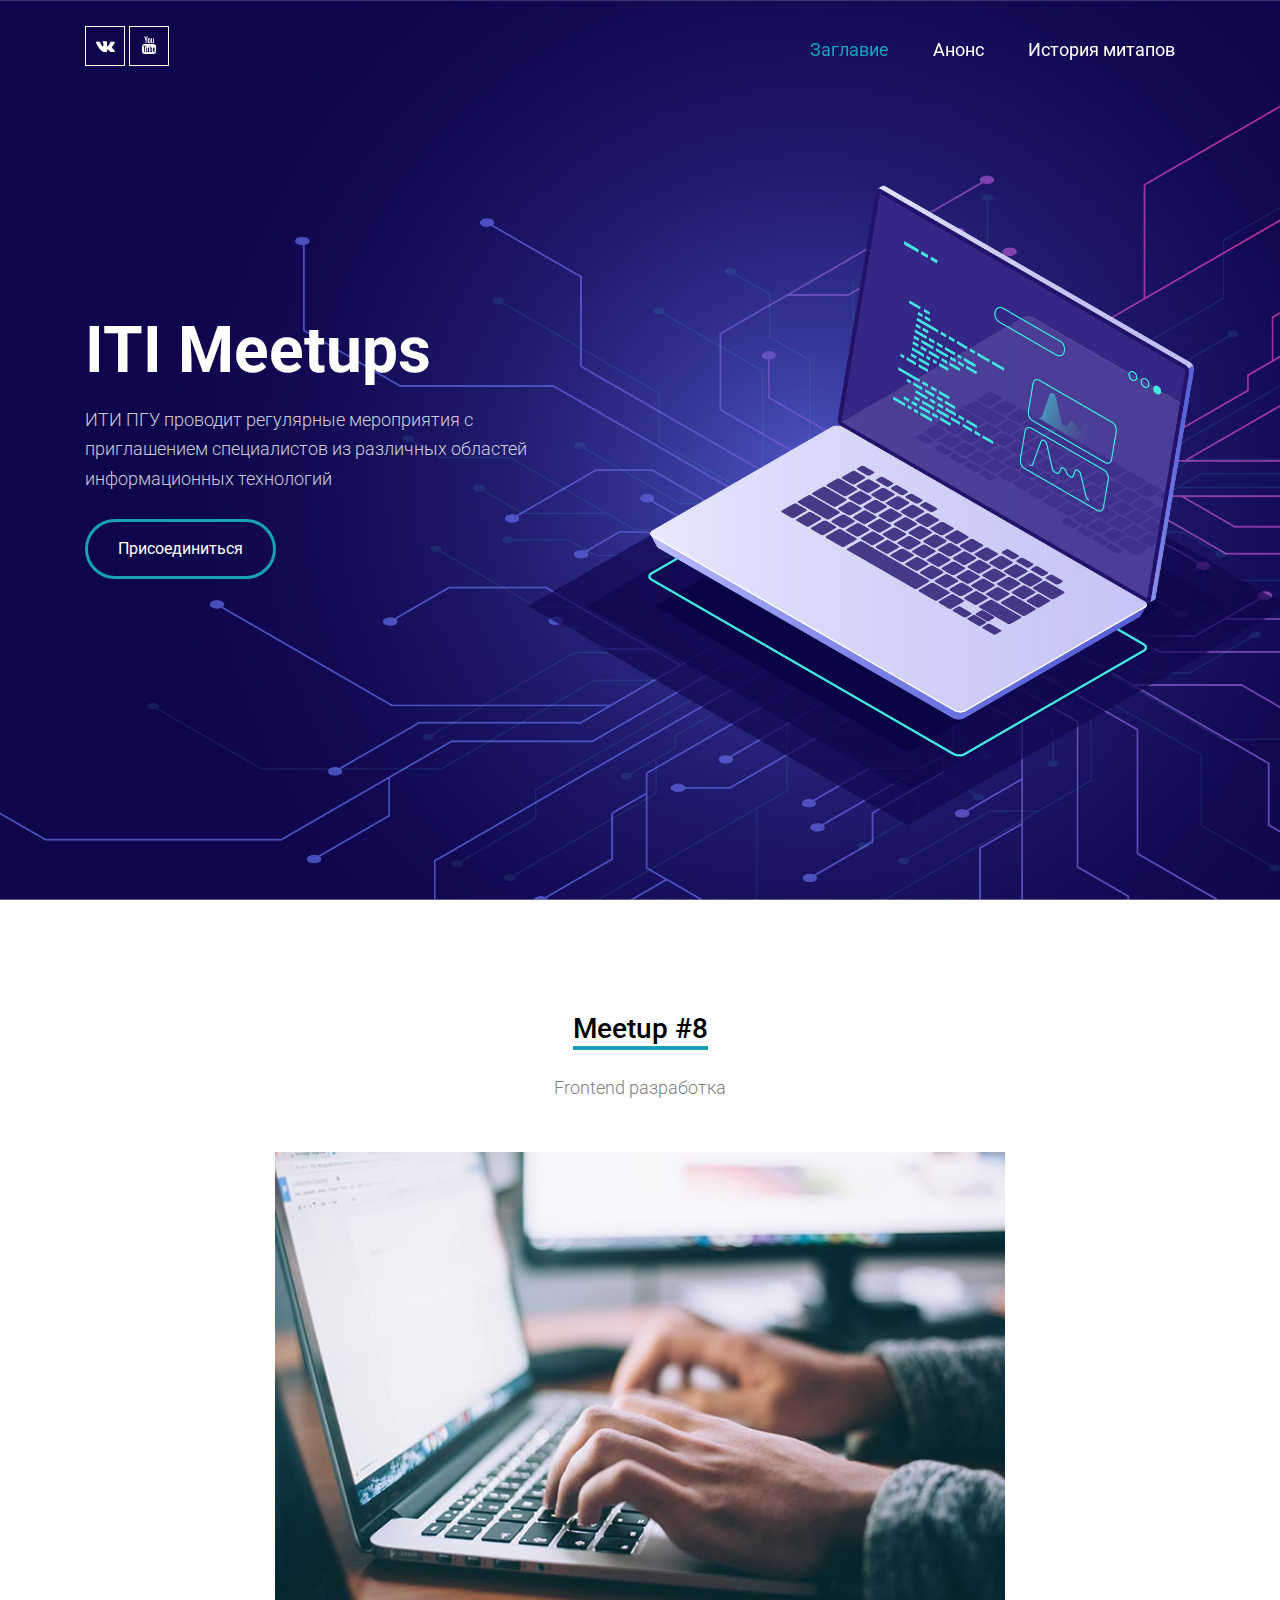
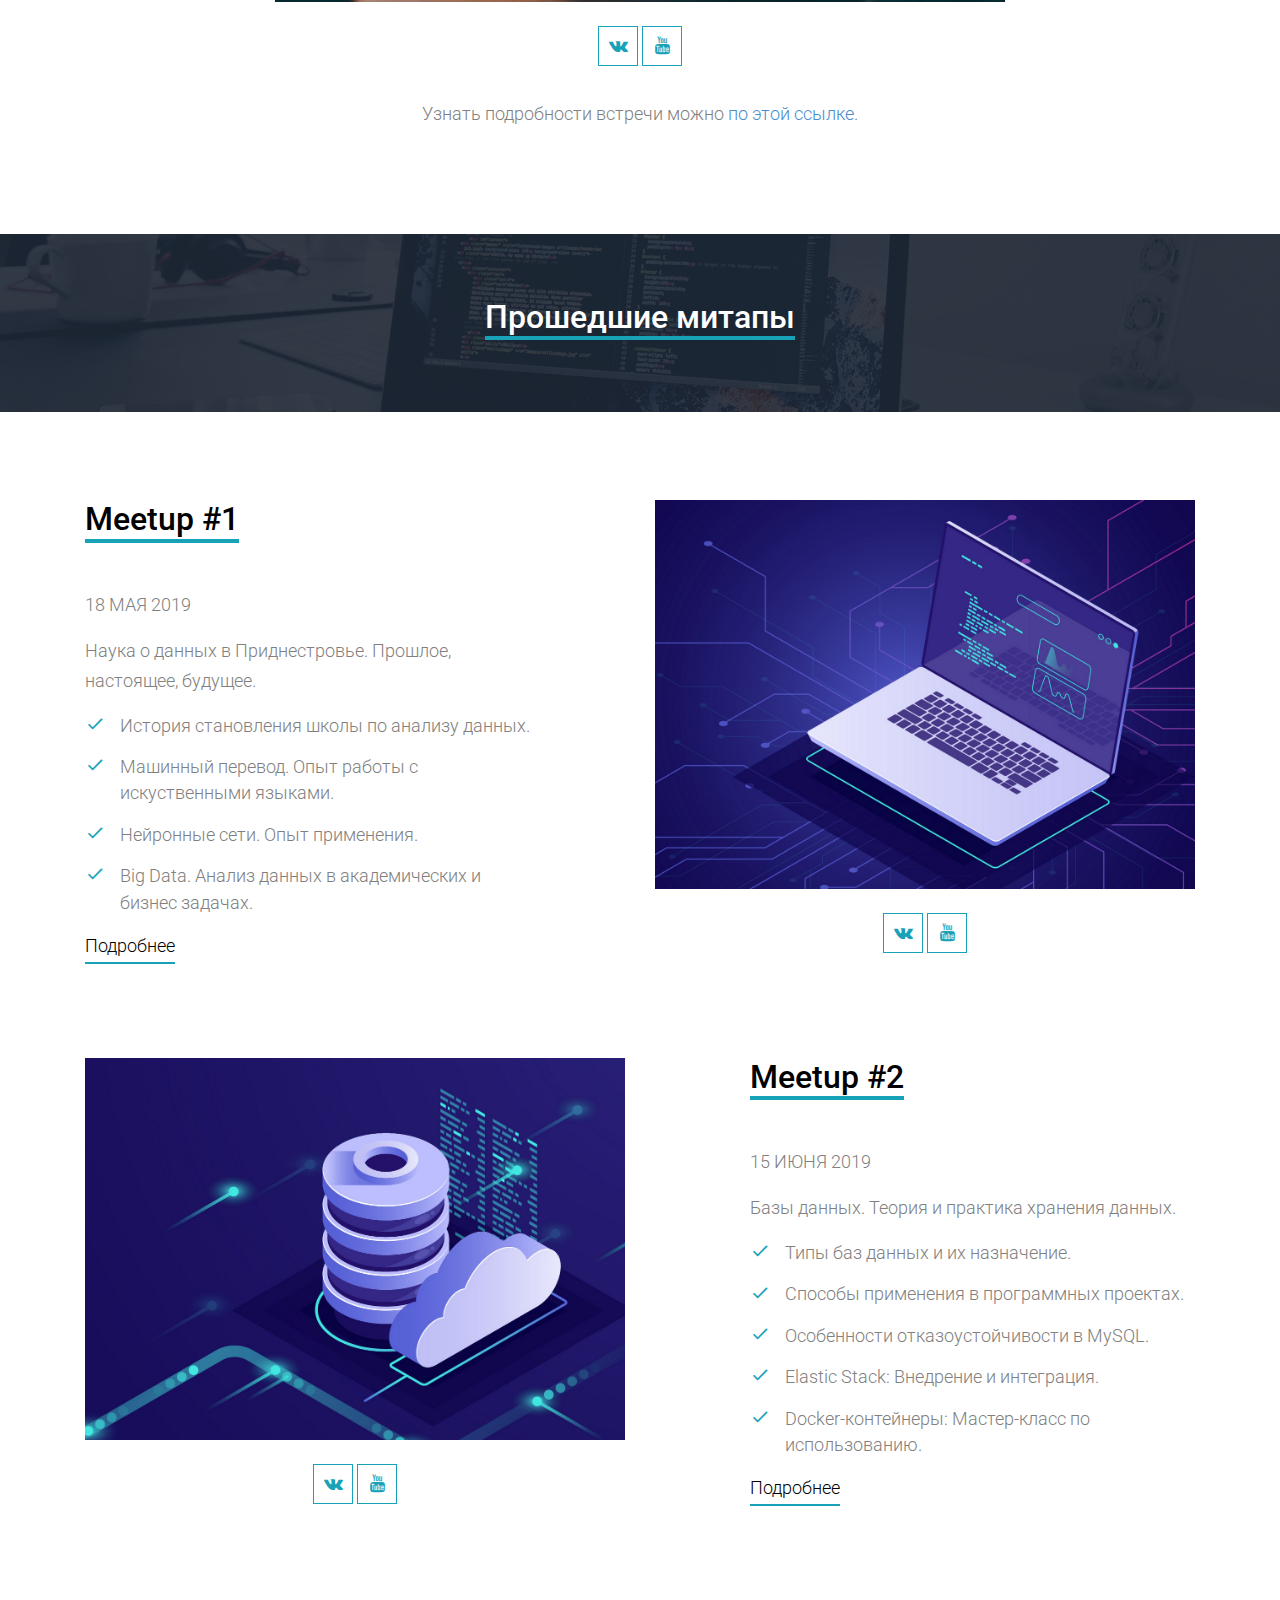
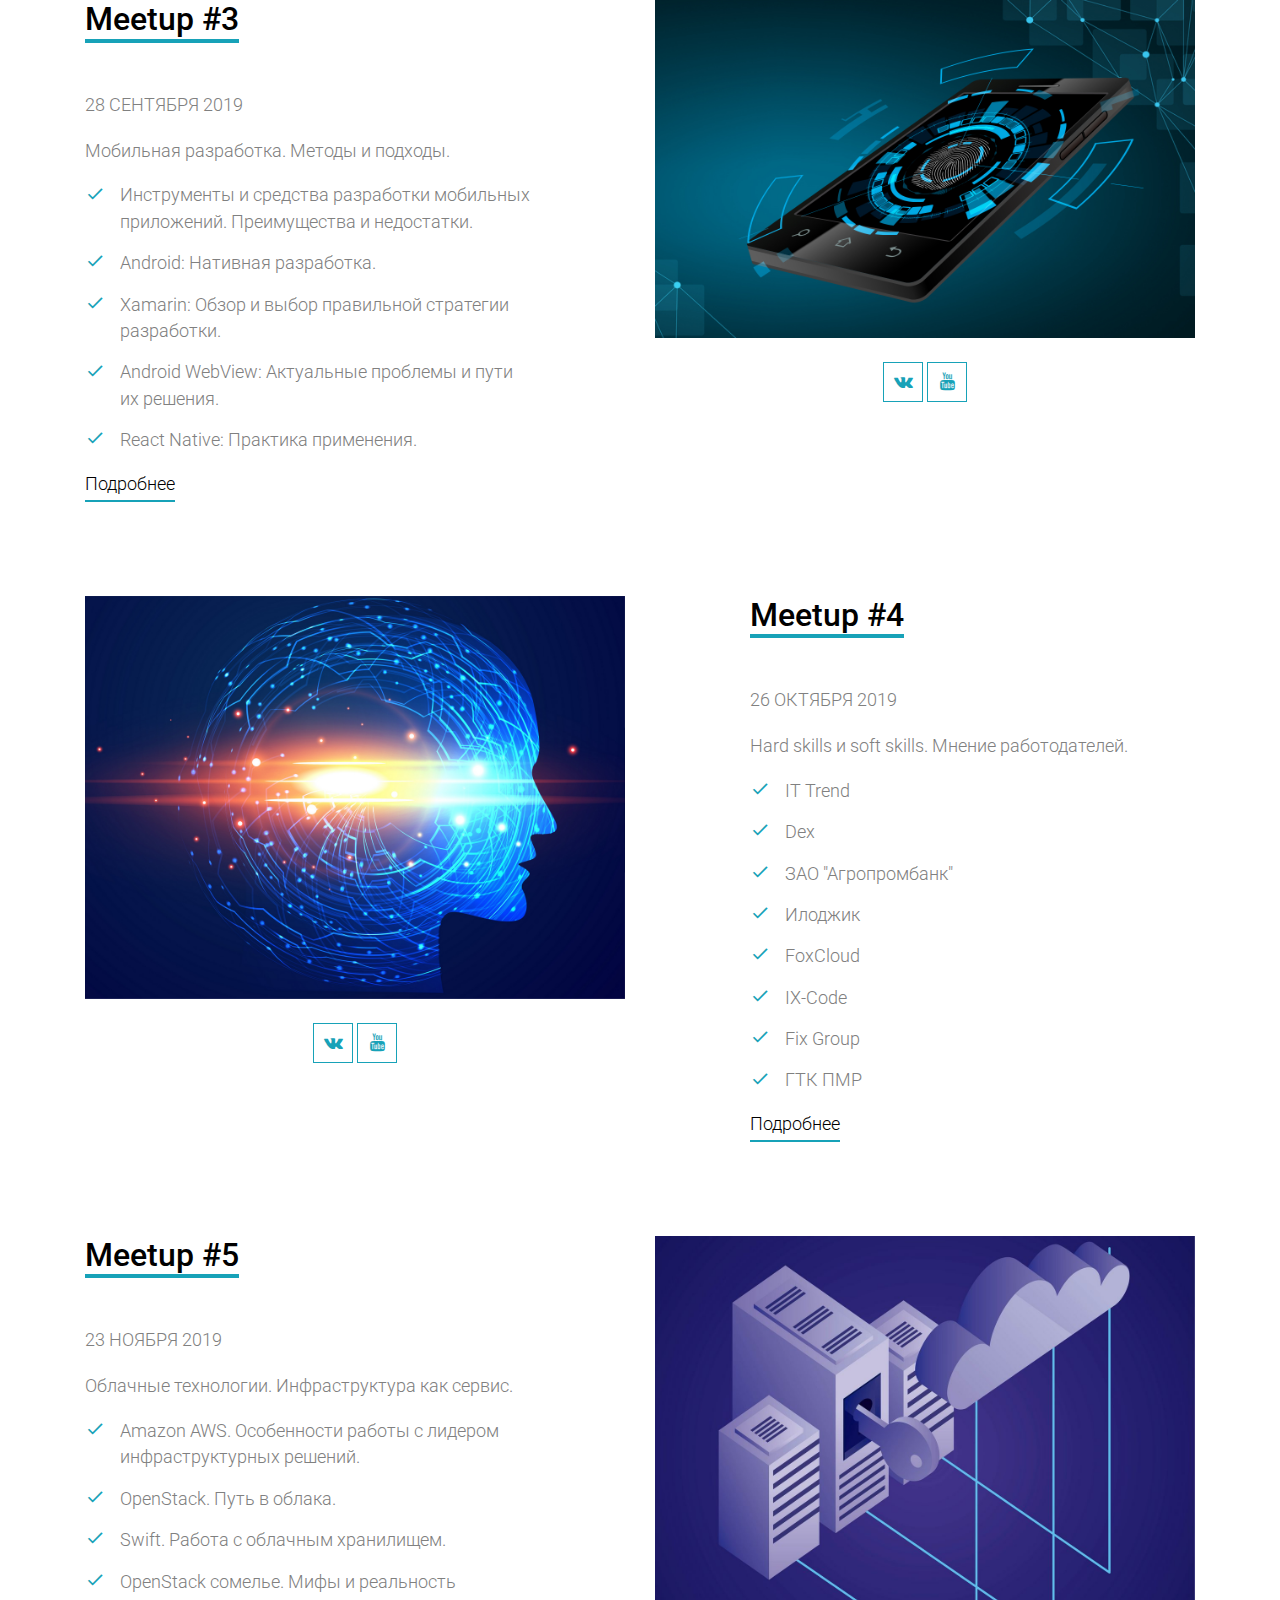
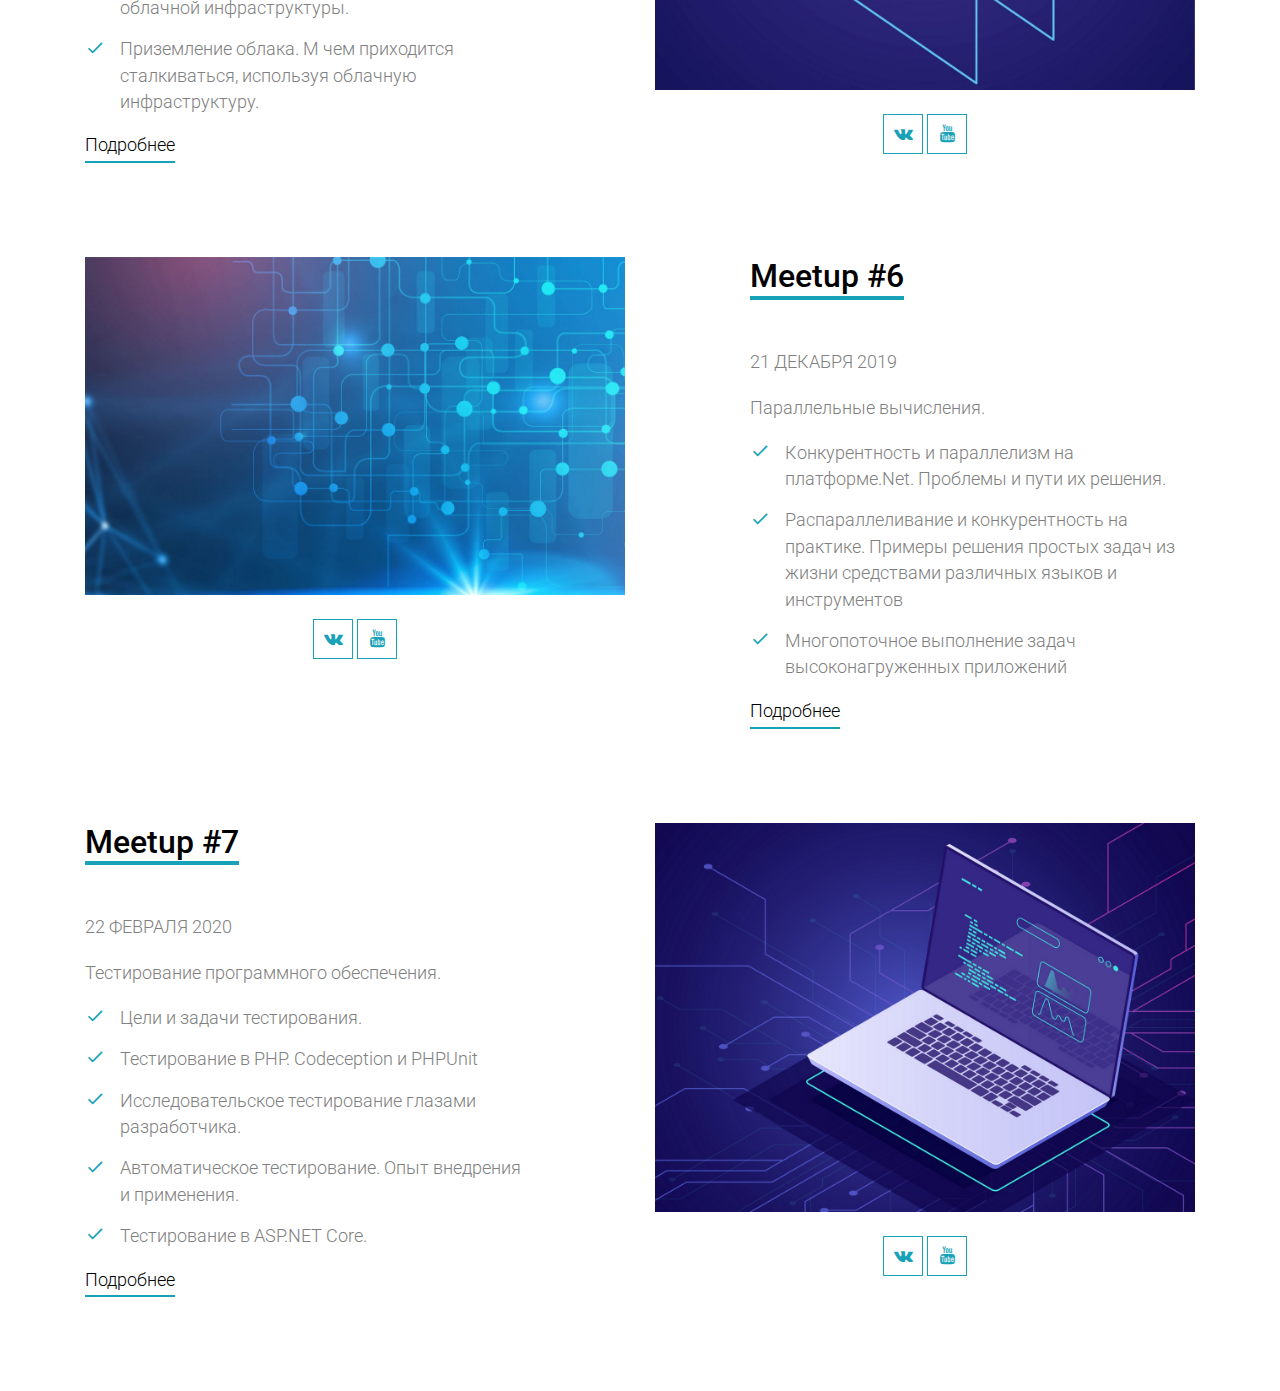
<file: index.html>
<!DOCTYPE html>
<html lang="ru">

<head>
  <title>Митапы и встречи в Тирасполе</title>
  <meta charset="utf-8">
  <meta name="viewport" content="width=device-width, initial-scale=1, shrink-to-fit=no">

  <link href="https://fonts.googleapis.com/css?family=Roboto:300,400,500,700,900&display=swap&subset=cyrillic" rel="stylesheet">
  <link rel="stylesheet" href="fonts/icomoon/style.css">
  <link rel="stylesheet" href="css/bootstrap.min.css">
  <link rel="stylesheet" href="css/jquery-ui.css">
  <link rel="stylesheet" href="css/owl.carousel.min.css">
  <link rel="stylesheet" href="css/owl.theme.default.min.css">
  <link rel="stylesheet" href="css/owl.theme.default.min.css">
  <link rel="stylesheet" href="css/jquery.fancybox.min.css">
  <link rel="stylesheet" href="css/bootstrap-datepicker.css">
  <link rel="stylesheet" href="fonts/flaticon/font/flaticon.css">
  <link rel="stylesheet" href="css/aos.css">
  <link href="css/jquery.mb.YTPlayer.min.css" media="all" rel="stylesheet" type="text/css">
  <link rel="stylesheet" href="css/style.css">

</head>

<body data-spy="scroll" data-target=".site-navbar-target" data-offset="300">

  <div class="site-wrap">
    <div class="site-mobile-menu site-navbar-target">
      <div class="site-mobile-menu-header">
        <div class="site-mobile-menu-close mt-3">
          <span class="icon-close2 js-menu-toggle"></span>
        </div>
      </div>
      <div class="site-mobile-menu-body"></div>
    </div>

    <header id="mainNav" class="site-navbar site-navbar-target" role="banner">
      <div class="container">
        <div class="d-flex align-items-center">
<!--
          <div class="site-logo">
            <a href="#" class="d-block">
              <img src="images/logo-s.png" alt="Image" class="img-fluid">
            </a>
          </div>
-->
          <div class="mr-auto">
            <div class="social-wrap">
              <a href="https://vk.com/it_in_tiraspol"><span class="icon-vk"></span></a>
              <a href="https://www.youtube.com/channel/UCfonE_Jyd0BHl8hq0Sb3L8A"><span class="icon-youtube"></span></a>
              <!--<a href="#"><span class="icon-telegram"></span></a>-->
              <a href="#" class="d-inline-block d-lg-none site-menu-toggle js-menu-toggle text-black"><span
                class="icon-menu h3"></span></a>
            </div>
          </div>
          <!-- navbar -->
          <div class="ml-auto">
            <nav class="site-navigation position-relative text-right" role="navigation">
              <ul class="site-menu main-menu js-clone-nav mr-auto d-none d-lg-block p-0">
                <li class="active">
                  <a href="#" class="nav-link text-left">Заглавие</a>
                </li>
                <li>
                  <a href="#announcement" class="nav-link text-left">Анонс</a>
                </li>
                <li>
                  <a href="#history" class="nav-link text-left">История митапов</a>
                </li>
              </ul>                                                                                                                                                                                                                                                                                          </ul>
            </nav>
          </div>
          <!-- /navbar -->
        </div>
      </div>
    </header>
    <div class="intro-section">
      <div class="container">
        <div class="row align-items-center">
          <div class="col-lg-12 " data-aos="fade-up">
            <h1 class="font-weight-bold">ITI Meetups</h1>
            <p class="mt-3 " id="join">
              ИТИ ПГУ проводит регулярные мероприятия с приглашением специалистов из различных областей информационных технологий
            </p>
            <a href="#announcement" class="btn my-2">Присоединиться</a>

          </div>
        </div>
      </div>
    </div>

    <!-- not announcement -->
<!--    <section class="site-section pb-3" id="announcement">
      <div class="container py-xl-4 py-lg-2">
        <h3 class="title-w3 mb-md-5 mb-sm-4 mb-2 section-title-underline mb-3 text-center">
          <span>Анонс мероприятий</span>
        </h3>
        <div class="row">
          <div class="col-lg-5 text-center">
            <img src="images/course_6.jpg" alt="Анонс митапа в ИТИ ПГУ в Тирасполе" class="img-fluid mt-4" />
          </div>
          <div class="col-lg-7 pr-xl-5 mt-4 pl-lg-5">
            <p class="sub-para">
              Митап уже закончился, но мы уже готовим тему следующей встречи. Следите за нашими новостями, чтобы не
              пропустить. Подписывайтесь на наши группы в социальных сетях по ссылкам ниже.
            </p>
            <div class="social-wrap my-2">
              <a href="https://vk.com/it_in_tiraspol"><span class="icon-vk"></span></a>
              <a href="https://www.youtube.com/channel/UCfonE_Jyd0BHl8hq0Sb3L8A"><span class="icon-youtube"></span></a>
              <a href="#" class="d-inline-block d-lg-none site-menu-toggle js-menu-toggle text-black"><span
                      class="icon-menu h3"></span></a>
            </div>
            <p class="sub-para">О темах докладов с прошедших втреч вы можете ознакомится <a href="#history">ниже</a>.</p>
          </div>
        </div>
      </div>
    </section>
-->    <!-- /not announcement -->

    <!-- announcement -->
    <section class="site-section pb-3" id="announcement">
      <div class="container py-xl-4 py-lg-2">
        <h3 class="title-w3 mb-md-4 mb-sm-4 mb-2 section-title-underline mb-3 text-center">
          <span>
            <a href="itmeetup8.html" title="Страница мероприятия">Meetup #8</a>
          </span>
        </h3>
        <p class="sub-para mb-md-5 text-center">Frontend разработка</p>
        <div class="row">
          <div class="col-sm-8 mx-auto">
            <img src="images/course_6.jpg" alt="Анонс митапа в ИТИ ПГУ в Тирасполе" class="img-fluid" />
            <div class="social-wrap my-4 mx-auto col-sm-5 text-center">
              <a href="https://vk.com/it_in_tiraspol"><span class="icon-vk"></span></a>
              <a href="https://www.youtube.com/channel/UCfonE_Jyd0BHl8hq0Sb3L8A"><span class="icon-youtube"></span></a>
            </div>
            <p class="sub-para text-center">Узнать подробности встречи можно <a href="http://iti.spsu.ru/itmeetup/itmeetup8.html">по этой ссылке</a>.</p>
          </div>
        </div>
      </div>
    </section>
    <!-- /announcement -->

    <!-- history title -->
    <div class="section-bg style-1 mt-5" style="background-image: url('images/coding-school.jpg');">
      <div class="container">
        <div class="row">
          <div class="col-lg-12">
            <h2 class="section-title-underline style-2 text-center">
              <span>Прошедшие митапы</span>
            </h2>
          </div>
        </div>
      </div>
    </div>
    <!-- /history title -->

    <!-- history -->
    <section class="site-section pb-0" id="history">
      <div class="container">

        <div class="row mb-5">
          <div class="col-lg-6 order-1 order-lg-2 mb-4 mb-lg-0">
            <img src="images/meetup2.jpg" alt="Image" class="img-fluid">
            <div class="social-wrap my-4 text-center">
              <a href="https://vk.com/it_in_tiraspol"><span class="icon-vk"></span></a>
              <a href="https://www.youtube.com/channel/UCfonE_Jyd0BHl8hq0Sb3L8A"><span class="icon-youtube"></span></a>
              <!--<a href="#"><span class="icon-telegram"></span></a>-->
              <a href="#" class="d-inline-block d-lg-none site-menu-toggle js-menu-toggle text-black"><span
                      class="icon-menu h3"></span></a>
            </div>
          </div>
          <div class="col-lg-5 mr-auto align-self-center order-2 order-lg-1">
            <h2 class="section-title-underline mb-5">
              <span>
                <a href="itmeetup1.html" title="Страница мероприятия">Meetup #1</a>
              </span>
            </h2>
            <p>18 МАЯ 2019</p>
            <p>Наука о данных в Приднестровье. Прошлое, настоящее, будущее.</p>
            <ol class="ul-check primary list-unstyled">
              <li>История становления школы по анализу данных.</li>
              <li>Машинный перевод. Опыт работы с искуственными языками. </li>
              <li>Нейронные сети. Опыт применения.</li>
              <li>Big Data. Анализ данных в академических и бизнес задачах.</li>
            </ol>
            <p class="link mb-5"><a href="itmeetup1.html" title="Страница мероприятия">Подробнее</a></p>
          </div>
        </div>

        <div class="row mb-5">
          <div class="col-lg-6 mb-lg-0 mb-4">
            <img src="images/meetup1.jpg" alt="Image" class="img-fluid">
            <div class="social-wrap my-4 text-center">
              <a href="https://vk.com/it_in_tiraspol"><span class="icon-vk"></span></a>
              <a href="https://www.youtube.com/channel/UCfonE_Jyd0BHl8hq0Sb3L8A"><span class="icon-youtube"></span></a>
              <!--<a href="#"><span class="icon-telegram"></span></a>-->
              <a href="#" class="d-inline-block d-lg-none site-menu-toggle js-menu-toggle text-black"><span
                      class="icon-menu h3"></span></a>
            </div>
          </div>
          <div class="col-lg-5 ml-auto align-self-center">
            <h2 class="section-title-underline mb-5">
              <span>
                <a href="itmeetup2.html" title="Страница мероприятия">Meetup #2</a>
              </span>
            </h2>
            <p>15 ИЮНЯ 2019</p>
            <p>Базы данных. Теория и практика хранения данных.</p>
            <ol class="ul-check primary list-unstyled">
              <li>Типы баз данных и их назначение.</li>
              <li>Способы применения в программных проектах. </li>
              <li>Особенности отказоустойчивости в MySQL.</li>
              <li>Elastic Stack: Внедрение и интеграция.</li>
              <li>Docker-контейнеры: Мастер-класс по использованию.</li>
            </ol>
            <p class="link mb-5"><a href="itmeetup2.html" title="Страница мероприятия">Подробнее</a></p>
          </div>
        </div>

        <div class="row mb-5">
          <div class="col-lg-6 order-1 order-lg-2 mb-4 mb-lg-0">
            <img src="images/meetup3.jpg" alt="Image" class="img-fluid">
            <div class="social-wrap my-4 text-center">
              <a href="https://vk.com/it_in_tiraspol"><span class="icon-vk"></span></a>
              <a href="https://www.youtube.com/channel/UCfonE_Jyd0BHl8hq0Sb3L8A"><span class="icon-youtube"></span></a>
              <!--<a href="#"><span class="icon-telegram"></span></a>-->
              <a href="#" class="d-inline-block d-lg-none site-menu-toggle js-menu-toggle text-black"><span
                      class="icon-menu h3"></span></a>
            </div>
          </div>
          <div class="col-lg-5 mr-auto align-self-center order-2 order-lg-1">
            <h2 class="section-title-underline mb-5">
              <span>
                <a href="itmeetup3.html" title="Страница мероприятия">Meetup #3</a>
              </span>
            </h2>
            <p>28 СЕНТЯБРЯ 2019</p>
            <p>Мобильная разработка. Методы и подходы.</p>
            <ol class="ul-check primary list-unstyled">
              <li>Инструменты и средства разработки мобильных приложений. Преимущества и недостатки.</li>
              <li>Android: Нативная разработка.</li>
              <li>Xamarin: Обзор и выбор правильной стратегии разработки.</li>
              <li>Android WebView: Актуальные проблемы и пути их решения.</li>
              <li>React Native: Практика применения.</li>
            </ol>
            <p class="link mb-5"><a href="itmeetup3.html" title="Страница мероприятия">Подробнее</a></p>
          </div>
        </div>

        <div class="row mb-5">
          <div class="col-lg-6 mb-lg-0 mb-4">
            <img src="images/meetup4.jpg" alt="Image" class="img-fluid">
            <div class="social-wrap my-4 text-center">
              <a href="https://vk.com/it_in_tiraspol"><span class="icon-vk"></span></a>
              <a href="https://www.youtube.com/channel/UCfonE_Jyd0BHl8hq0Sb3L8A"><span class="icon-youtube"></span></a>
              <!--<a href="#"><span class="icon-telegram"></span></a>-->
              <a href="#" class="d-inline-block d-lg-none site-menu-toggle js-menu-toggle text-black"><span
                      class="icon-menu h3"></span></a>
            </div>
          </div>
          <div class="col-lg-5 ml-auto align-self-center">
            <h2 class="section-title-underline mb-5">
              <span>
                <a href="itmeetup4.html" title="Страница мероприятия">Meetup #4</a>
              </span>
            </h2>
            <p>26 ОКТЯБРЯ 2019</p>
            <p>Hard skills и soft skills. Мнение работодателей.</p>

            <ol class="ul-check primary list-unstyled">
              <li>IT Trend</li>
              <li>Dex</li>
              <li>ЗАО "Агропромбанк"</li>
              <li>Илоджик</li>
              <li>FoxСloud</li>
              <li>IX-Code</li>
              <li>Fix Group</li>
              <li>ГТК ПМР</li>
            </ol>
            <p class="link mb-5"><a href="itmeetup4.html" title="Страница мероприятия">Подробнее</a></p>
          </div>
        </div>

        <div class="row mb-5">
          <div class="col-lg-6 order-1 order-lg-2 mb-4 mb-lg-0">
            <img src="images/meetup5.jpg" alt="Image" class="img-fluid">
            <div class="social-wrap my-4 text-center">
              <a href="https://vk.com/it_in_tiraspol"><span class="icon-vk"></span></a>
              <a href="https://www.youtube.com/channel/UCfonE_Jyd0BHl8hq0Sb3L8A"><span class="icon-youtube"></span></a>
              <!--<a href="#"><span class="icon-telegram"></span></a>-->
              <a href="#" class="d-inline-block d-lg-none site-menu-toggle js-menu-toggle text-black"><span
                      class="icon-menu h3"></span></a>
            </div>
          </div>
          <div class="col-lg-5 mr-auto align-self-center order-2 order-lg-1">
            <h2 class="section-title-underline mb-5">
              <span>
                <a href="itmeetup5.html" title="Страница мероприятия">Meetup #5</a>
              </span>
            </h2>
            <p>23 НОЯБРЯ 2019</p>
            <p>Облачные технологии. Инфраструктура как сервис.</p>
            <ol class="ul-check primary list-unstyled">
              <li>Amazon AWS. Особенности работы с лидером инфраструктурных решений.</li>
              <li>OpenStack. Путь в облака.</li>
              <li>Swift. Работа с облачным хранилищем.</li>
              <li>OpenStack сомелье. Мифы и реальность облачной инфраструктуры.</li>
              <li>Приземление облака. М чем приходится сталкиваться, используя облачную инфраструктуру.</li>
            </ol>
            <p class="link mb-5"><a href="itmeetup5.html" title="Страница мероприятия">Подробнее</a></p>
          </div>
        </div>

		<div class="row mb-5">
          <div class="col-lg-6 mb-lg-0 mb-4">
            <img src="images/meetup6.jpg" alt="Image" class="img-fluid">
            <div class="social-wrap my-4 text-center">
              <a href="https://vk.com/it_in_tiraspol"><span class="icon-vk"></span></a>
              <a href="https://www.youtube.com/channel/UCfonE_Jyd0BHl8hq0Sb3L8A"><span class="icon-youtube"></span></a>
              <!--<a href="#"><span class="icon-telegram"></span></a>-->
              <a href="#" class="d-inline-block d-lg-none site-menu-toggle js-menu-toggle text-black"><span
                      class="icon-menu h3"></span></a>
            </div>
          </div>
          <div class="col-lg-5 ml-auto align-self-center">
            <h2 class="section-title-underline mb-5">
              <span>
                <a href="itmeetup6.html" title="Страница мероприятия">Meetup #6</a>
              </span>
            </h2>
            <p>21 ДЕКАБРЯ 2019</p>
            <p>Параллельные вычисления.</p>

            <ol class="ul-check primary list-unstyled">
              <li>Конкурентность и параллелизм на платформе.Net. Проблемы и пути их решения.</li>
              <li>Распараллеливание и конкурентность на практике. Примеры решения простых задач из жизни средствами различных языков и инструментов</li>
              <li>Многопоточное выполнение задач высоконагруженных приложений</li>
            </ol>
            <p class="link mb-5"><a href="itmeetup6.html" title="Страница мероприятия">Подробнее</a></p>
          </div>
        </div>
		
		<div class="row mb-5">
          <div class="col-lg-6 order-1 order-lg-2 mb-4 mb-lg-0">
            <img src="images/meetup2.jpg" alt="Image" class="img-fluid">
            <div class="social-wrap my-4 text-center">
              <a href="https://vk.com/it_in_tiraspol"><span class="icon-vk"></span></a>
              <a href="https://www.youtube.com/channel/UCfonE_Jyd0BHl8hq0Sb3L8A"><span class="icon-youtube"></span></a>
              <!--<a href="#"><span class="icon-telegram"></span></a>-->
              <a href="#" class="d-inline-block d-lg-none site-menu-toggle js-menu-toggle text-black"><span
                      class="icon-menu h3"></span></a>
            </div>
          </div>
          <div class="col-lg-5 mr-auto align-self-center order-2 order-lg-1">
            <h2 class="section-title-underline mb-5">
              <span>
                <a href="itmeetup7.html" title="Страница мероприятия">Meetup #7</a>
              </span>
            </h2>
            <p>22 ФЕВРАЛЯ 2020</p>
            <p>Тестирование программного обеспечения.</p>
            <ol class="ul-check primary list-unstyled">
              <li>Цели и задачи тестирования.</li>
              <li>Тестирование в PHP. Codeception и PHPUnit</li>
              <li>Исследовательское тестирование глазами разработчика.</li>
              <li>Автоматическое тестирование. Опыт внедрения и применения.</li>
			  <li>Тестирование в ASP.NET Core.</li>
            </ol>
            <p class="link mb-5"><a href="itmeetup7.html" title="Страница мероприятия">Подробнее</a></p>
          </div>
        </div>
      </div>
    </section>
    <!-- /history -->

    <!-- map -->
    <section class="site-section py-0">
      <script type="text/javascript" charset="utf-8" async src="https://api-maps.yandex.ru/services/constructor/1.0/js/?um=constructor%3A1e13796278467e5c112c7f93e470f42a6f66b6841354ff65c307e1bada9e769b&amp;width=100%25&amp;height=450&amp;lang=ru_RU&amp;scroll=true"></script>
    </section>
    <!-- /map -->

  </div>
  <!-- .site-wrap -->

  <!-- loader -->
  <div id="loader" class="show fullscreen"><svg class="circular" width="48px" height="48px"><circle class="path-bg" cx="24" cy="24" r="22" fill="none" stroke-width="4" stroke="#eeeeee"/><circle class="path" cx="24" cy="24" r="22" fill="none" stroke-width="4" stroke-miterlimit="10" stroke="#478cce"/></svg></div>
  <script src="js/jquery-3.3.1.min.js"></script>
  <script src="js/jquery-migrate-3.0.1.min.js"></script>
  <script src="js/jquery-ui.js"></script>
  <script src="js/popper.min.js"></script>
  <script src="js/bootstrap.min.js"></script>
  <script src="js/owl.carousel.min.js"></script>
  <script src="js/jquery.stellar.min.js"></script>
  <script src="js/jquery.countdown.min.js"></script>
  <script src="js/bootstrap-datepicker.min.js"></script>
  <script src="js/jquery.easing.1.3.js"></script>
  <script src="js/aos.js"></script>
  <script src="js/jquery.fancybox.min.js"></script>
  <script src="js/jquery.sticky.js"></script>
  <script src="js/jquery.mb.YTPlayer.min.js"></script>
  <script src="js/main.js"></script>
  <script src="js/contact.js"></script>
</body>
</html>
</file>
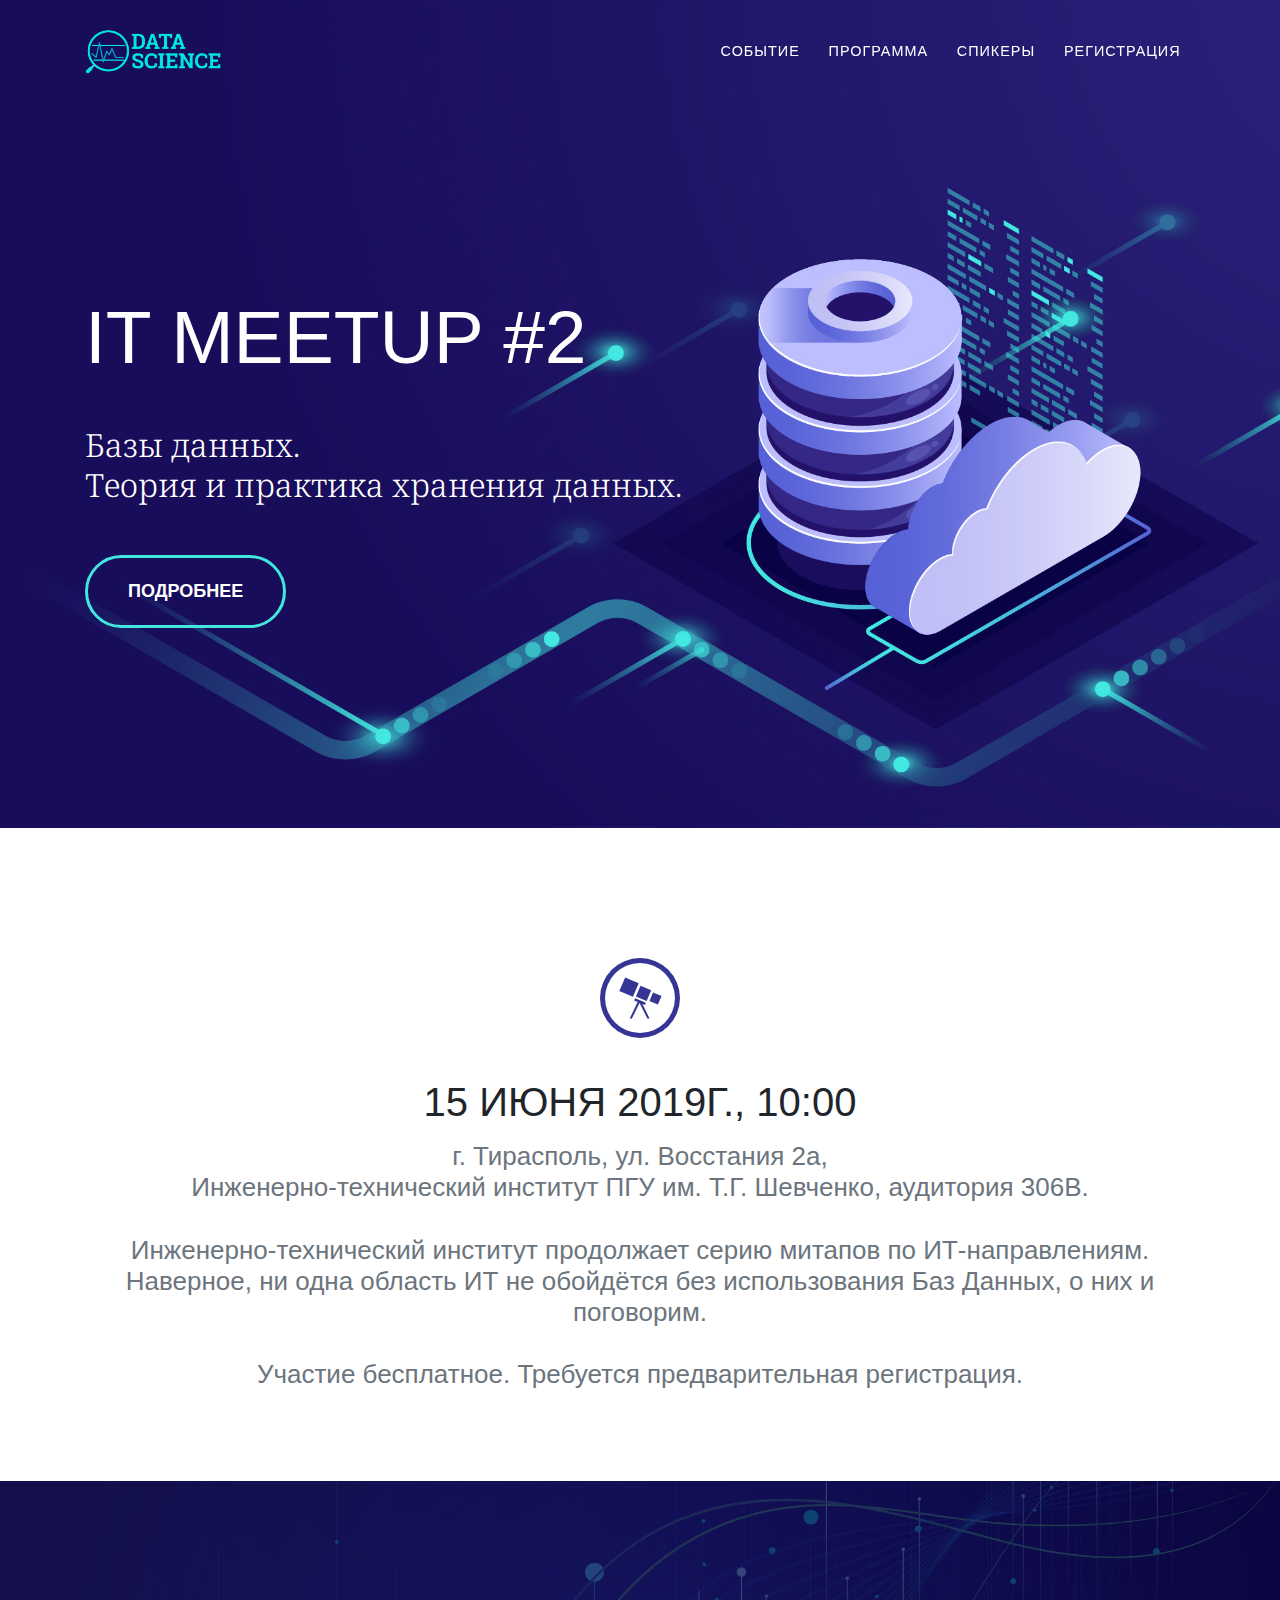
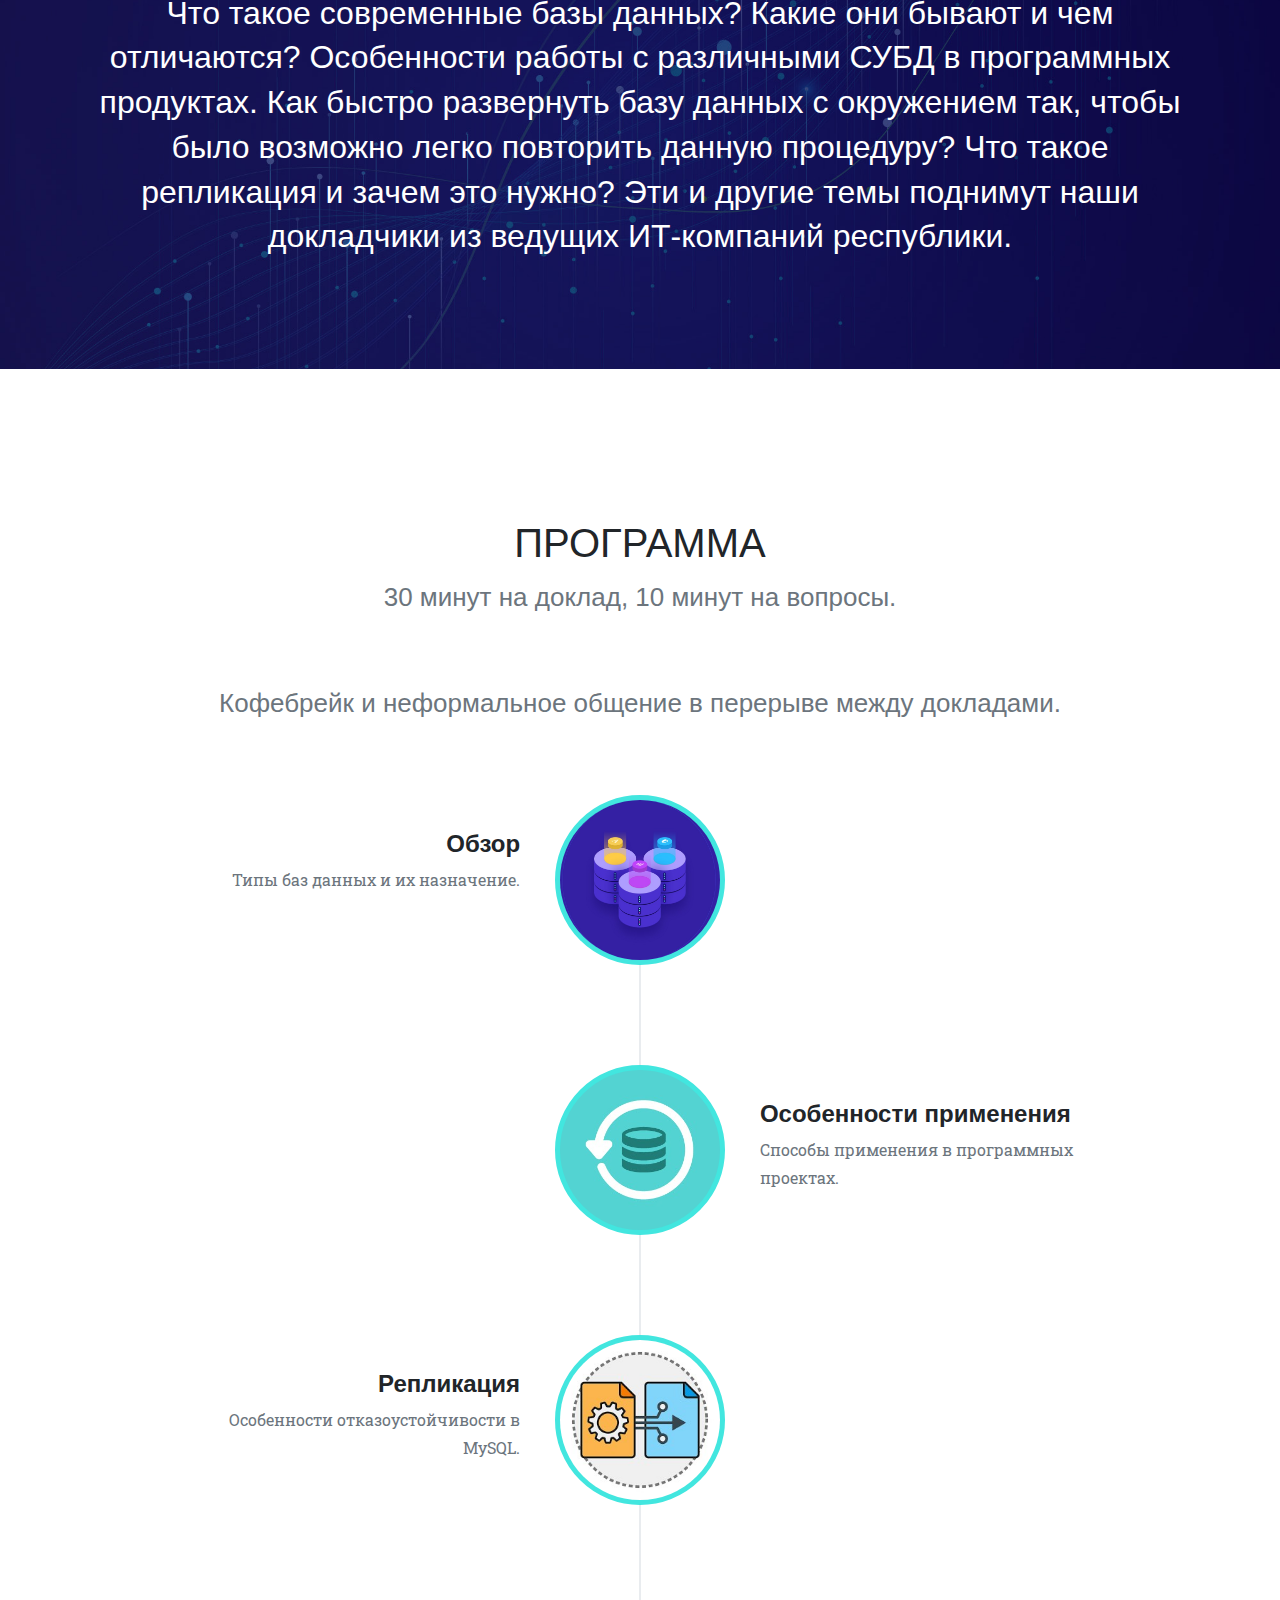
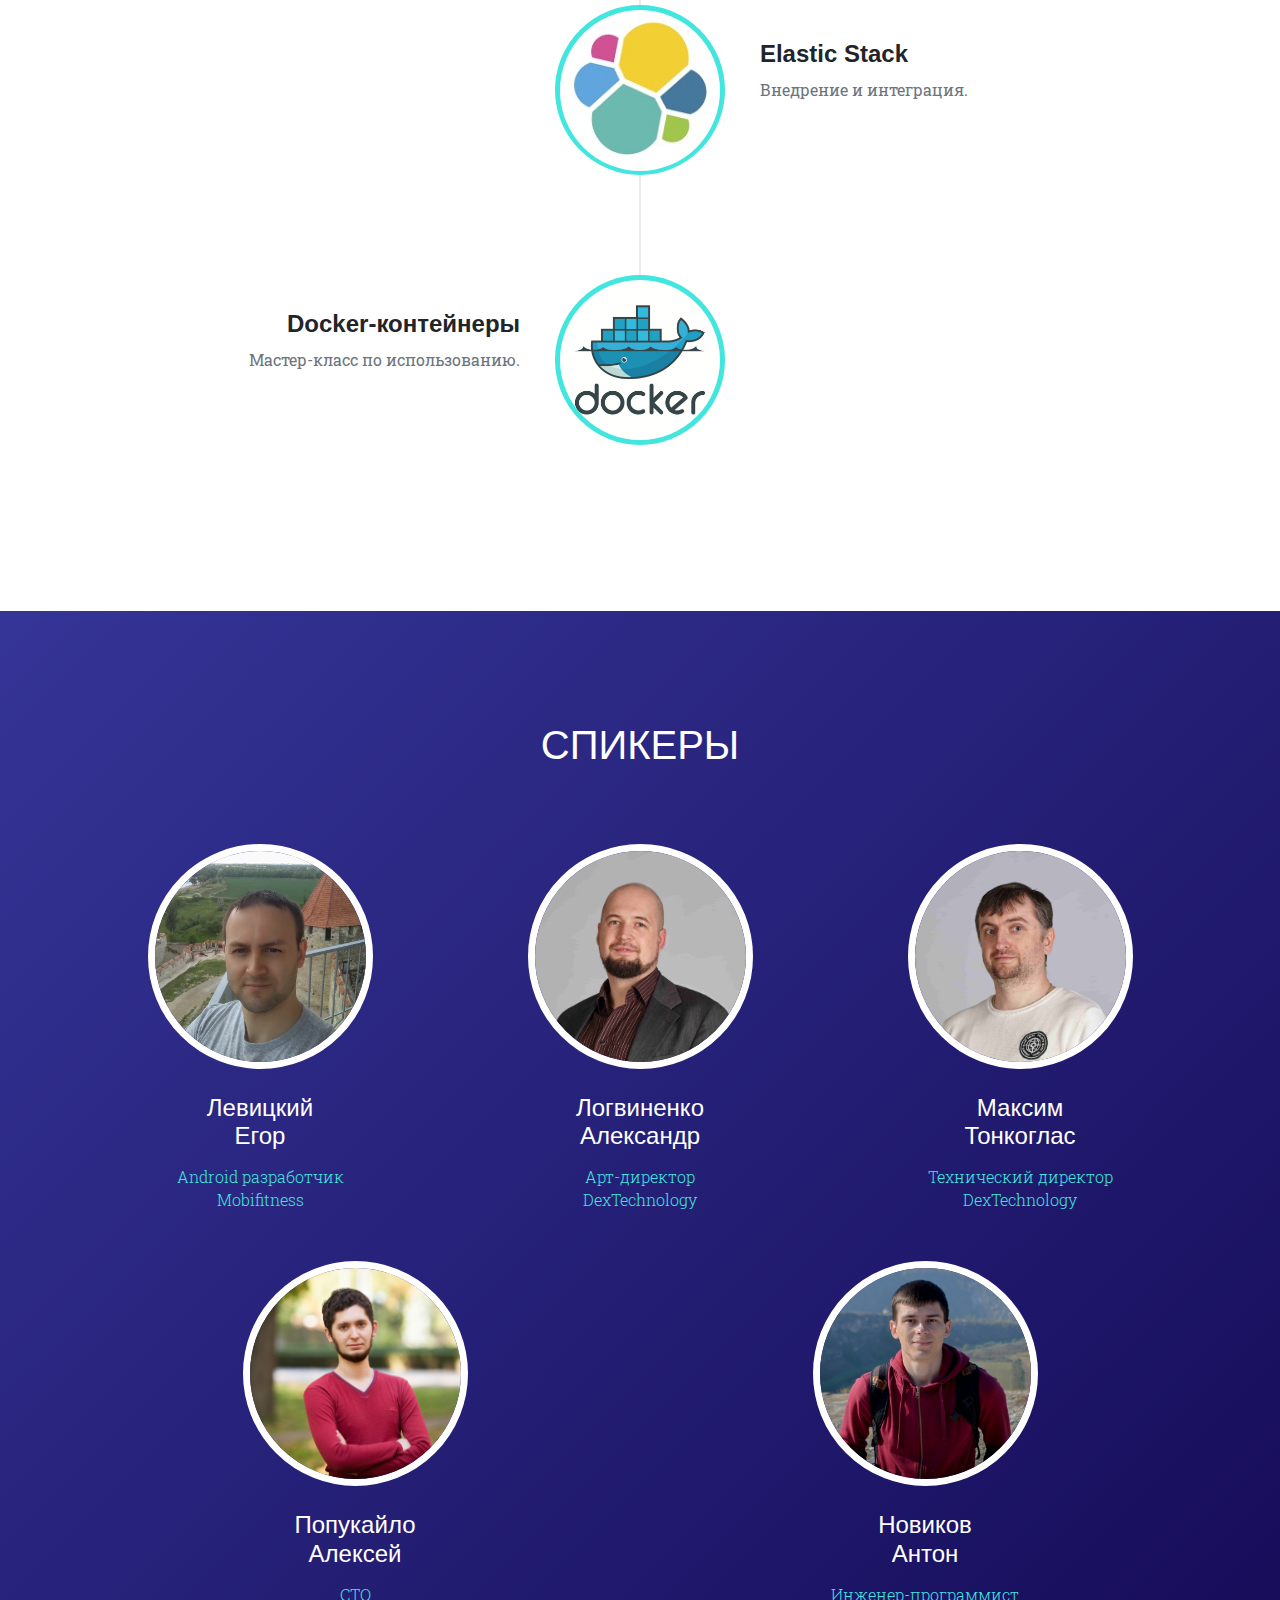
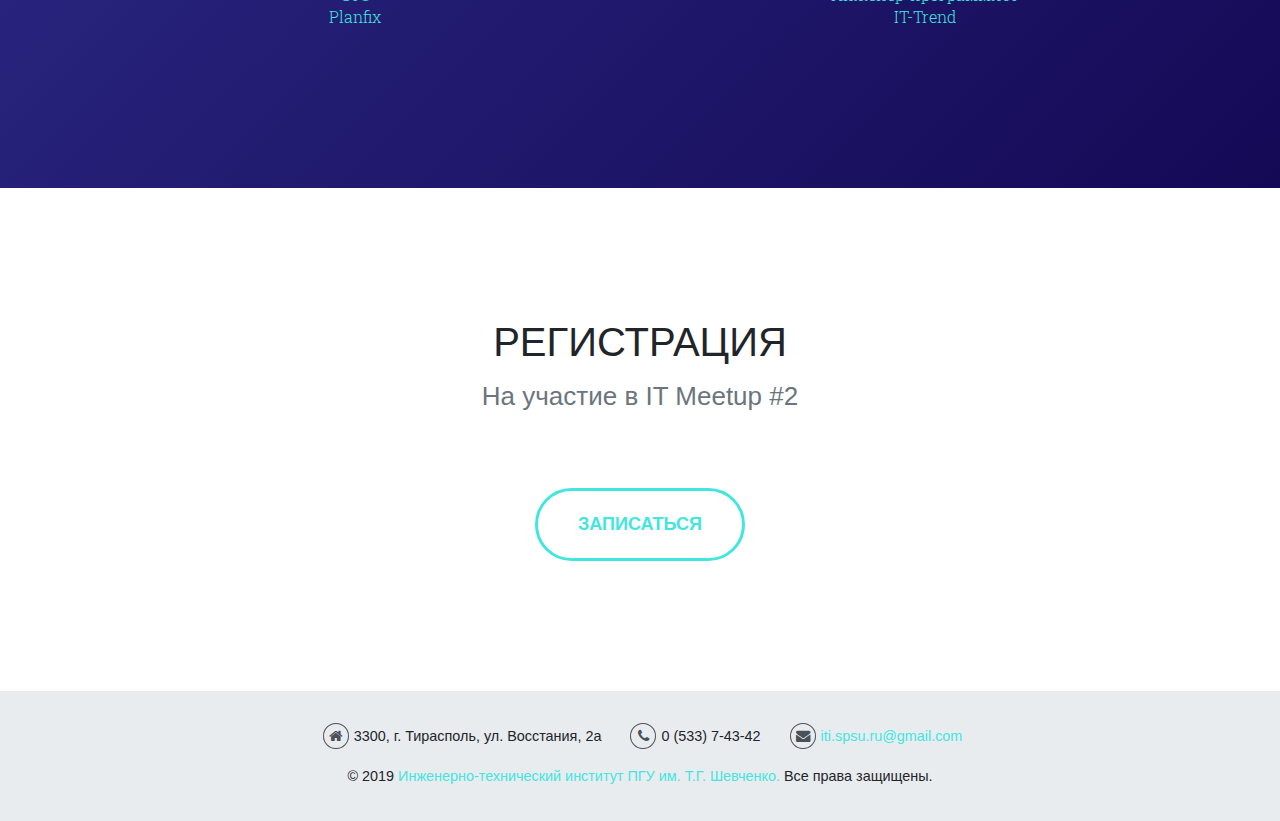
<file: itmeetup2.html>
<!DOCTYPE html>
<html lang="ru">

<head>

  <meta charset="utf-8">
  <meta name="viewport" content="width=device-width, initial-scale=1, shrink-to-fit=no">
  <meta name="description" content="Meetup#2 Инженерно-технического института. Базы Данных.">
  <meta name="author" content="">

  <title>Базы данных - IT-Meetup #2</title>

  <!-- Bootstrap core CSS -->
  <link href="vendor/bootstrap/css/bootstrap.min.css" rel="stylesheet">

  <!-- Custom fonts for this template
  <link href="vendor/fontawesome-free/css/all.min.css" rel="stylesheet" type="text/css"> -->
  <link href="vendor/font-awesome/css/font-awesome.css" rel="stylesheet" type="text/css">
  <link href="https://fonts.googleapis.com/css?family=Montserrat:400,700" rel="stylesheet" type="text/css">
  <link href='https://fonts.googleapis.com/css?family=Kaushan+Script' rel='stylesheet' type='text/css'>
  <link href='https://fonts.googleapis.com/css?family=Droid+Serif:400,700,400italic,700italic' rel='stylesheet' type='text/css'>
  <link href='https://fonts.googleapis.com/css?family=Roboto+Slab:400,100,300,700' rel='stylesheet' type='text/css'>

  <!-- Custom styles for this template -->
  <link href="css/agency.min.css" rel="stylesheet">

  <!-- Favicon -->
  <link rel="apple-touch-icon" sizes="180x180" href="/apple-touch-icon.png">
  <link rel="icon" type="image/png" sizes="32x32" href="/favicon-32x32.png">
  <link rel="icon" type="image/png" sizes="16x16" href="/favicon-16x16.png">
  <link rel="manifest" href="/site.webmanifest">
  <link rel="mask-icon" href="/safari-pinned-tab.svg" color="#5bbad5">
  <meta name="msapplication-TileColor" content="#da532c">
  <meta name="theme-color" content="#ffffff">

</head>

<body id="page-top">

  <!-- Navigation -->
  <nav class="navbar navbar-expand-lg navbar-dark fixed-top" id="mainNav">
    <div class="container">
      <a class="navbar-brand js-scroll-trigger" href="#page-top"></a>
      <button class="navbar-toggler navbar-toggler-right" type="button" data-toggle="collapse" data-target="#navbarResponsive" aria-controls="navbarResponsive" aria-expanded="false" aria-label="Toggle navigation">
        Меню
        <i class="fa fa-bars"></i>
      </button>
      <div class="collapse navbar-collapse" id="navbarResponsive">
        <ul class="navbar-nav text-uppercase ml-auto">
          <li class="nav-item">
            <a class="nav-link js-scroll-trigger" href="#services">Событие</a>
          </li>
          <li class="nav-item">
            <a class="nav-link js-scroll-trigger" href="#about">Программа</a>
          </li>
          <li class="nav-item">
            <a class="nav-link js-scroll-trigger" href="#team">Спикеры</a>
          </li>
          <li class="nav-item">
            <a class="nav-link js-scroll-trigger" href="#contact">Регистрация</a>
          </li>
        </ul>
      </div>
    </div>
  </nav>

  <!-- Header -->
  <header class="masthead" style="background: #150b58 url('img/2/header-bg.jpg') no-repeat scroll left center; background-size: cover;">
    <div class="container">
      <div class="intro-text">
        <div class="intro-heading text-uppercase">IT Meetup #2</div>
        <div class="intro-lead-in">Базы данных. <br>Теория и практика хранения данных.</div>
        <a class="btn btn-primary btn-xl text-uppercase js-scroll-trigger" href="#services">Подробнее</a>
      </div>
    </div>
  </header>

  <!-- Services -->
  <section id="services">
    <div class="container">
      <div class="row">
        <div class="col-lg-12 text-center">
      <!--    <h2 class="section-heading text-uppercase">Событие</h2> -->
          <span class="fa-stack fa-5x">
            <i class="fa fa-wpexplorer fa-stack-1x fa-inverse"></i>
          </span>
		  <h2 class="section-heading text-uppercase">15 июня 2019г., 10:00</h2>
          <h3 class="section-subheading text-muted">
            г. Тирасполь, ул. Восстания 2а,<br>
			Инженерно-технический институт ПГУ им. Т.Г. Шевченко, аудитория 306В.<br>
			<br>
			Инженерно-технический институт продолжает серию митапов по ИТ-направлениям.
            <br>Наверное, ни одна область ИТ не обойдётся без использования Баз Данных, о них и поговорим. 
			<br><br>Участие бесплатное. Требуется предварительная регистрация.
			</h3>
        </div>
      </div>
      <!--
      <div class="row text-center">
        <div class="col-md-4">
          <span class="fa-stack fa-4x">
            <i class="fa fa-circle fa-stack-2x text-primary"></i>
            <i class="fa fa-shopping-cart fa-stack-1x fa-inverse"></i>
          </span>
          <h4 class="service-heading">E-Commerce</h4>
          <p class="text-muted">Lorem ipsum dolor sit amet, consectetur adipisicing elit. Minima maxime quam architecto quo inventore harum ex magni, dicta impedit.</p>
        </div>
        <div class="col-md-4">
          <span class="fa-stack fa-4x">
            <i class="fas fa-circle fa-stack-2x text-primary"></i>
            <i class="fas fa-laptop fa-stack-1x fa-inverse"></i>
          </span>
          <h4 class="service-heading">Responsive Design</h4>
          <p class="text-muted">Lorem ipsum dolor sit amet, consectetur adipisicing elit. Minima maxime quam architecto quo inventore harum ex magni, dicta impedit.</p>
        </div>
        <div class="col-md-4">
          <span class="fa-stack fa-4x">
            <i class="fas fa-circle fa-stack-2x text-primary"></i>
            <i class="fas fa-lock fa-stack-1x fa-inverse"></i>
          </span>
          <h4 class="service-heading">Web Security</h4>
          <p class="text-muted">Lorem ipsum dolor sit amet, consectetur adipisicing elit. Minima maxime quam architecto quo inventore harum ex magni, dicta impedit.</p>
        </div>
      </div>
      -->
    </div>
  </section>

  <!-- Portfolio Grid -->
  <section class="bg-light" id="portfolio">
    <div class="container">
      <div class="row">
        <div class="col-lg-12 text-center">
          <h3 class="section-subheading">
            Что такое современные базы данных? Какие они бывают и чем отличаются? Особенности работы с различными СУБД в программных продуктах. 
			Как быстро развернуть базу данных с окружением так, чтобы было возможно легко повторить данную процедуру? 
			Что такое репликация и зачем это нужно? Эти и другие темы поднимут наши докладчики
			из ведущих ИТ-компаний республики.
          </h3>
        </div>
      </div>
      <!--
      <div class="row">
        <div class="col-md-4 col-sm-6 portfolio-item">
          <a class="portfolio-link" data-toggle="modal" href="#portfolioModal1">
            <div class="portfolio-hover">
              <div class="portfolio-hover-content">
                <i class="fas fa-plus fa-3x"></i>
              </div>
            </div>
            <img class="img-fluid" src="img/portfolio/01-thumbnail.jpg" alt="">
          </a>
          <div class="portfolio-caption">
            <h4>Threads</h4>
            <p class="text-muted">Illustration</p>
          </div>
        </div>
        <div class="col-md-4 col-sm-6 portfolio-item">
          <a class="portfolio-link" data-toggle="modal" href="#portfolioModal2">
            <div class="portfolio-hover">
              <div class="portfolio-hover-content">
                <i class="fas fa-plus fa-3x"></i>
              </div>
            </div>
            <img class="img-fluid" src="img/portfolio/02-thumbnail.jpg" alt="">
          </a>
          <div class="portfolio-caption">
            <h4>Explore</h4>
            <p class="text-muted">Graphic Design</p>
          </div>
        </div>
        <div class="col-md-4 col-sm-6 portfolio-item">
          <a class="portfolio-link" data-toggle="modal" href="#portfolioModal3">
            <div class="portfolio-hover">
              <div class="portfolio-hover-content">
                <i class="fas fa-plus fa-3x"></i>
              </div>
            </div>
            <img class="img-fluid" src="img/portfolio/03-thumbnail.jpg" alt="">
          </a>
          <div class="portfolio-caption">
            <h4>Finish</h4>
            <p class="text-muted">Identity</p>
          </div>
        </div>
        <div class="col-md-4 col-sm-6 portfolio-item">
          <a class="portfolio-link" data-toggle="modal" href="#portfolioModal4">
            <div class="portfolio-hover">
              <div class="portfolio-hover-content">
                <i class="fas fa-plus fa-3x"></i>
              </div>
            </div>
            <img class="img-fluid" src="img/portfolio/04-thumbnail.jpg" alt="">
          </a>
          <div class="portfolio-caption">
            <h4>Lines</h4>
            <p class="text-muted">Branding</p>
          </div>
        </div>
        <div class="col-md-4 col-sm-6 portfolio-item">
          <a class="portfolio-link" data-toggle="modal" href="#portfolioModal5">
            <div class="portfolio-hover">
              <div class="portfolio-hover-content">
                <i class="fas fa-plus fa-3x"></i>
              </div>
            </div>
            <img class="img-fluid" src="img/portfolio/05-thumbnail.jpg" alt="">
          </a>
          <div class="portfolio-caption">
            <h4>Southwest</h4>
            <p class="text-muted">Website Design</p>
          </div>
        </div>
        <div class="col-md-4 col-sm-6 portfolio-item">
          <a class="portfolio-link" data-toggle="modal" href="#portfolioModal6">
            <div class="portfolio-hover">
              <div class="portfolio-hover-content">
                <i class="fas fa-plus fa-3x"></i>
              </div>
            </div>
            <img class="img-fluid" src="img/portfolio/06-thumbnail.jpg" alt="">
          </a>
          <div class="portfolio-caption">
            <h4>Window</h4>
            <p class="text-muted">Photography</p>
          </div>
        </div>
      </div>
      -->
    </div>
  </section>

  <!-- About -->
  <section id="about">
    <div class="container">
      <div class="row">
        <div class="col-lg-12 text-center">
          <h2 class="section-heading text-uppercase">Программа</h2>
          <h3 class="section-subheading text-muted">30 минут на доклад, 10 минут на вопросы.</h3>
		  <h3 class="section-subheading text-muted">Кофебрейк и неформальное общение в перерыве между докладами.</h3>
        </div>
      </div>
      <div class="row">
        <div class="col-lg-12">
          <ul class="timeline">
            <li>
              <div class="timeline-image">
                <img class="rounded-circle img-fluid" src="img/2/about/1.jpg" alt="">
              </div>
              <div class="timeline-panel">
                <div class="timeline-heading">
                  <h4 class="subheading">Обзор</h4>
                </div>
                <div class="timeline-body">
                  <p class="text-muted">
                    Типы баз данных и их назначение.
                  </p>
                </div>
              </div>
            </li>
            <li class="timeline-inverted">
              <div class="timeline-image">
                <img class="rounded-circle img-fluid" src="img/2/about/2.jpg" alt="">
              </div>
              <div class="timeline-panel">
                <div class="timeline-heading">
                  <h4 class="subheading">Особенности применения</h4>
                </div>
                <div class="timeline-body">
                  <p class="text-muted">
                    Способы применения в программных проектах.
                  </p>
                </div>
              </div>
            </li>
			<li>
              <div class="timeline-image">
                <img class="rounded-circle img-fluid" src="img/2/about/3.jpg" alt="">
              </div>
              <div class="timeline-panel">
                <div class="timeline-heading">
                  <h4 class="subheading">Репликация</h4>
                </div>
                <div class="timeline-body">
                  <p class="text-muted">
                    Особенности отказоустойчивости в MySQL.
                  </p>
                </div>
              </div>
            </li>
            <li class="timeline-inverted">
              <div class="timeline-image">
                <img class="rounded-circle img-fluid" src="img/2/about/4.jpg" alt="">
              </div>
              <div class="timeline-panel">
                <div class="timeline-heading">
                  <h4 class="subheading">Elastic Stack</h4>
                </div>
                <div class="timeline-body">
                  <p class="text-muted">Внедрение и интеграция.</p>
                </div>
              </div>
            </li>
            <li>
              <div class="timeline-image">
                <img class="rounded-circle img-fluid" src="img/2/about/5.jpg" alt="">
              </div>
              <div class="timeline-panel">
                <div class="timeline-heading">
                  <h4 class="subheading">Docker-контейнеры</h4>
                </div>
                <div class="timeline-body">
                  <p class="text-muted">
                    Мастер-класс по использованию.
                  </p>
                </div>
              </div>
            </li>
          </ul>
        </div>
      </div>
    </div>
  </section>

  <!-- Team -->
  <section class="bg-light" id="team">
    <div class="container">
      <div class="row">
        <div class="col-lg-12 text-center">
          <h2 class="section-heading text-uppercase">Спикеры</h2>
        </div>
      </div>
      <div class="row">
        <div class="col-sm-4">
          <div class="team-member">
            <img class="mx-auto rounded-circle" src="img/2/team/1.jpg" alt="">
            <h4>Левицкий<br>Егор</h4>
            <p class="">Android разработчик<br><a href="https://mobifitness.ru/" target="_blank" title="Открыть в новой вкладке">Mobifitness</a></p>
          </div>
        </div>
        <div class="col-sm-4">
          <div class="team-member">
            <img class="mx-auto rounded-circle" src="img/2/team/2.jpg" alt="">
            <h4>Логвиненко <br>Александр</h4>
            <p class="">Арт-директор<br><a href="https://dex-it.ru/Ru" target="_blank" title="Открыть в новой вкладке">DexTechnology</a></p>
          </div>
        </div>
        <div class="col-sm-4">
          <div class="team-member">
            <img class="mx-auto rounded-circle" src="img/2/team/3.jpg" alt="">
            <h4>Максим <br>Тонкоглас</h4>
            <p class="">Технический директор<br><a href="https://dex-it.ru/Ru" target="_blank" title="Открыть в новой вкладке">DexTechnology</a></p>
          </div>
        </div>
      </div>
      <div class="row">
        <div class="col-sm-6">
          <div class="team-member">
            <img class="mx-auto rounded-circle" src="img/2/team/4.jpg" alt="">
            <h4>Попукайло <br>Алексей</h4>
            <p class="">
              CTO<br><a href="https://planfix.ru/" target="_blank" title="Открыть в новой вкладке">Planfix </a><br>
            </p>
          </div>
        </div>
        <div class="col-sm-6">
          <div class="team-member">
            <img class="mx-auto rounded-circle" src="img/2/team/5.jpg" alt="">
            <h4>Новиков <br>Антон</h4>
            <p class="">Инженер-программист<br><a href="http://it-trends.net/" target="_blank" title="Открыть в новой вкладке">IT-Trend</a></p>
          </div>
        </div>
      </div>
    </div>
  </section>
  <!-- Contact -->
  <section id="contact">
    <div class="container">
      <div class="row">
        <div class="col-lg-12 text-center">
          <h2 class="section-heading text-uppercase">РЕГИСТРАЦИЯ</h2>
          <h3 class="section-subheading text-muted">На участие в IT Meetup #2</h3>
          <button onclick="window.location.href = 'https://docs.google.com/forms/d/1nkVzVcsFkG-Lr5AtywyemCHnYN7ihD7SLaU1kUUgUfM';" id="sendMessageButton" class="btn btn-primary btn-xl text-uppercase" type="submit" title="Открыть в новой вкладке">Записаться</button>
        </div>
      </div>
      <!--
      <div class="row">
        <div class="col-lg-12">
          <form id="contactForm" name="sentMessage" novalidate="novalidate">
            <div class="row">
              <div class="col-md-6">
                <div class="form-group">
                  <input class="form-control" id="name" type="text" placeholder="Your Name *" required="required" data-validation-required-message="Please enter your name.">
                  <p class="help-block text-danger"></p>
                </div>
                <div class="form-group">
                  <input class="form-control" id="email" type="email" placeholder="Your Email *" required="required" data-validation-required-message="Please enter your email address.">
                  <p class="help-block text-danger"></p>
                </div>
                <div class="form-group">
                  <input class="form-control" id="phone" type="tel" placeholder="Your Phone *" required="required" data-validation-required-message="Please enter your phone number.">
                  <p class="help-block text-danger"></p>
                </div>
              </div>
              <div class="col-md-6">
                <div class="form-group">
                  <textarea class="form-control" id="message" placeholder="Your Message *" required="required" data-validation-required-message="Please enter a message."></textarea>
                  <p class="help-block text-danger"></p>
                </div>
              </div>
              <div class="clearfix"></div>
              <div class="col-lg-12 text-center">
                <div id="success"></div>
                <button id="sendMessageButton" class="btn btn-primary btn-xl text-uppercase" type="submit">Send Message</button>
              </div>
            </div>
          </form>
        </div>
      </div>
      -->
    </div>
  </section>

  <!-- Footer -->
  <footer>
    <div class="container">
      <div class="row text-center">
        <span class="copyright">
          <span class="item"><i class="fa fa-home"></i>3300, г. Тирасполь, ул. Восстания, 2а </span><br>
          <span class="item"><i class="fa fa-phone"></i>0 (533) 7-43-42</span><br>
          <span class="item"><i class="fa fa-envelope"></i><a href="mailto:iti.spsu.ru@gmail.com">iti.spsu.ru@gmail.com</a></span>
          </span>
      </div>
      <div class="row">
        <span class="copyright">© <span id="year">2019</span>
          <a href="http://iti.spsu.ru" target="_blank" title="Открыть в новой вкладке">Инженерно-технический институт<br> ПГУ им. Т.Г. Шевченко.</a><br> Все права защищены.
        </span>
      </div>
    </div>
  </footer>

  <!-- Bootstrap core JavaScript -->
  <script src="vendor/jquery/jquery.min.js"></script>
  <script src="vendor/bootstrap/js/bootstrap.bundle.min.js"></script>

  <!-- Plugin JavaScript -->
  <script src="vendor/jquery-easing/jquery.easing.min.js"></script>

  <!-- Contact form JavaScript -->
  <script src="js/jqBootstrapValidation.js"></script>
  <script src="js/contact_me.js"></script>

  <!-- Custom scripts for this template -->
  <script src="js/agency.min.js"></script>

</body>

</html>
</file>
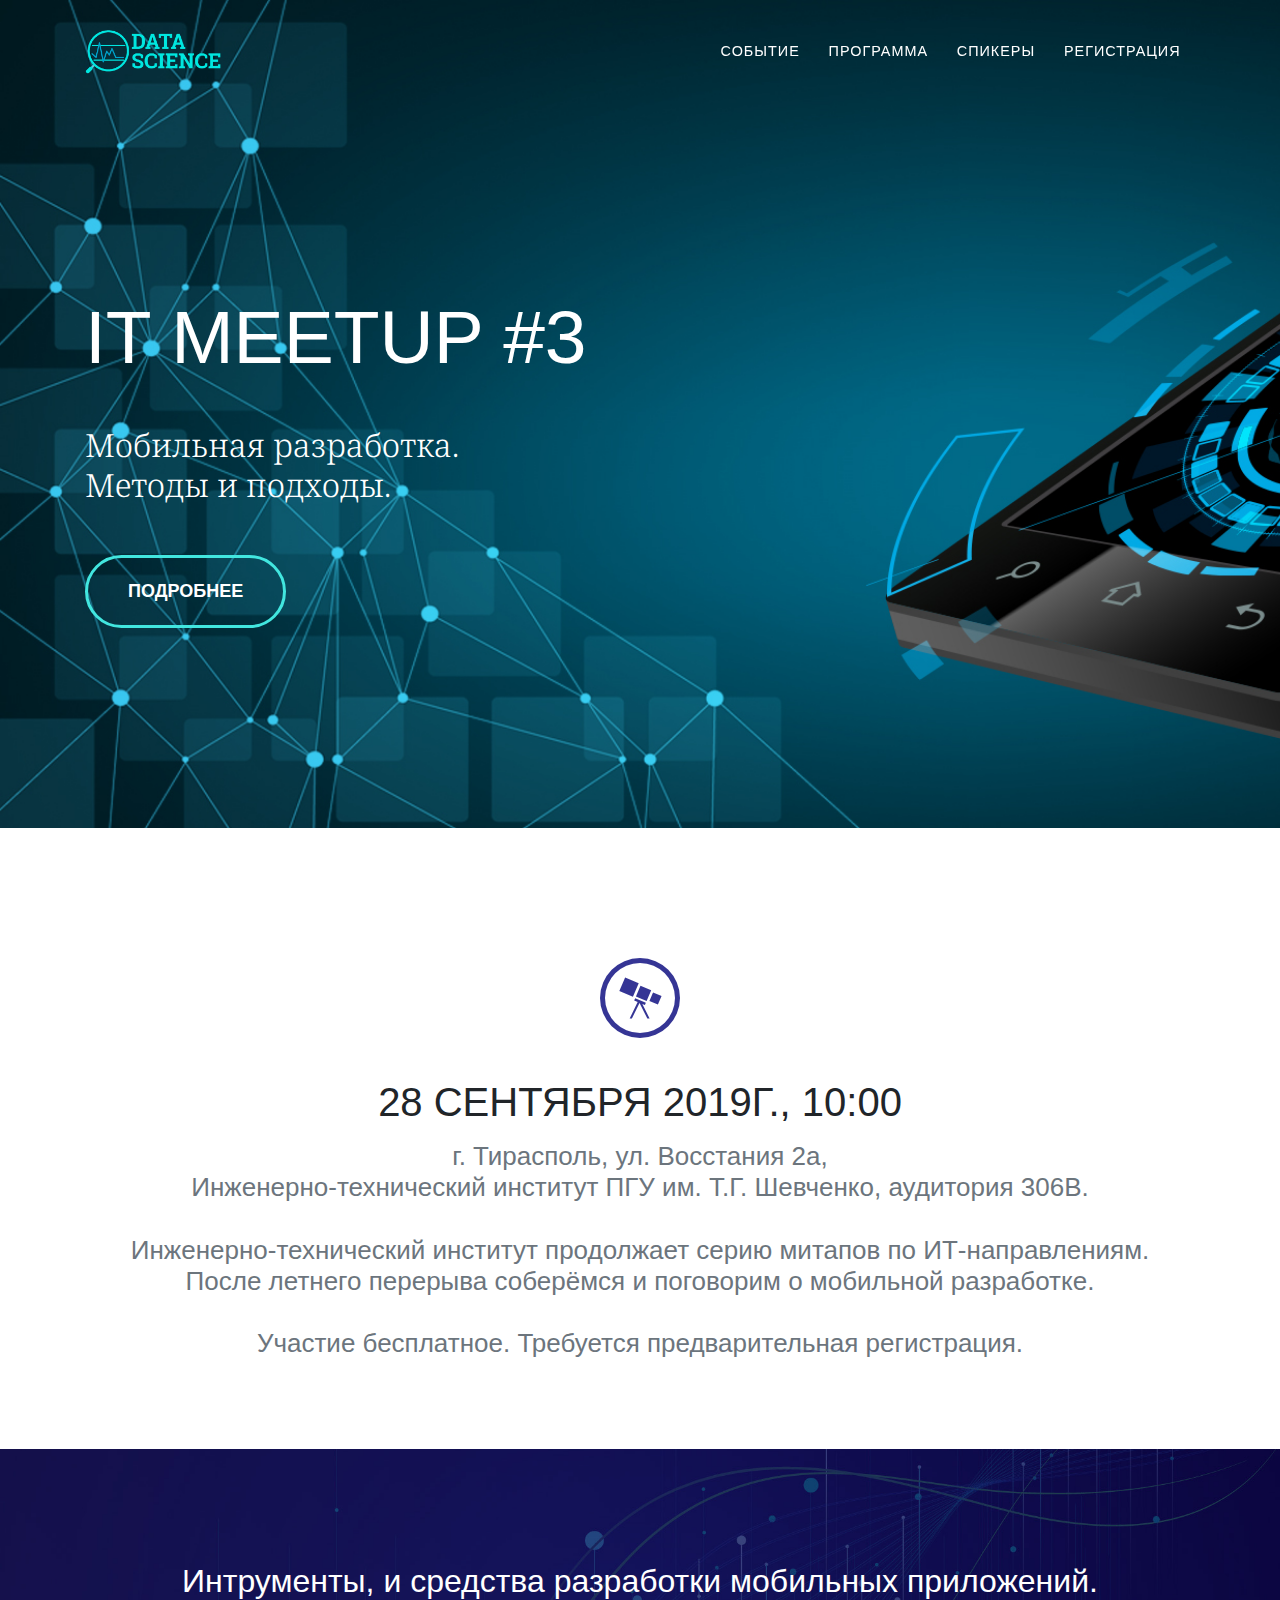
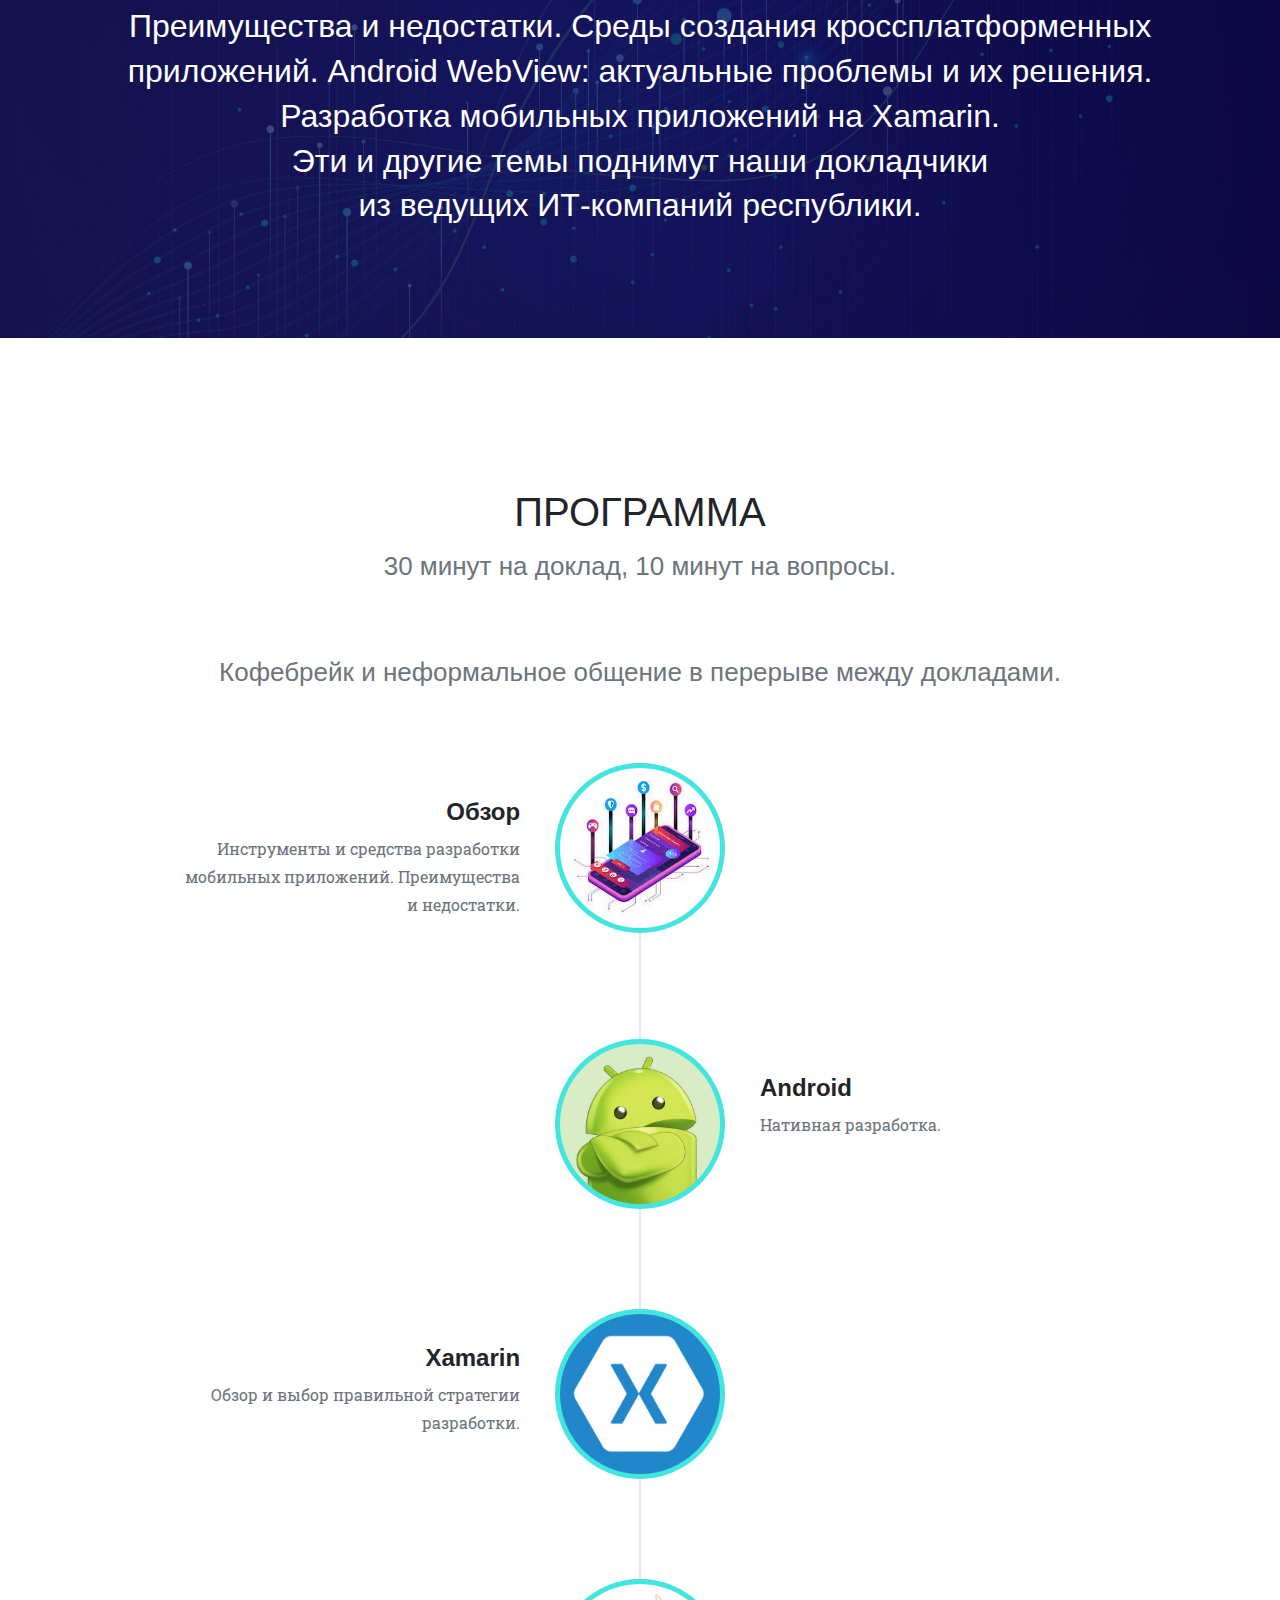
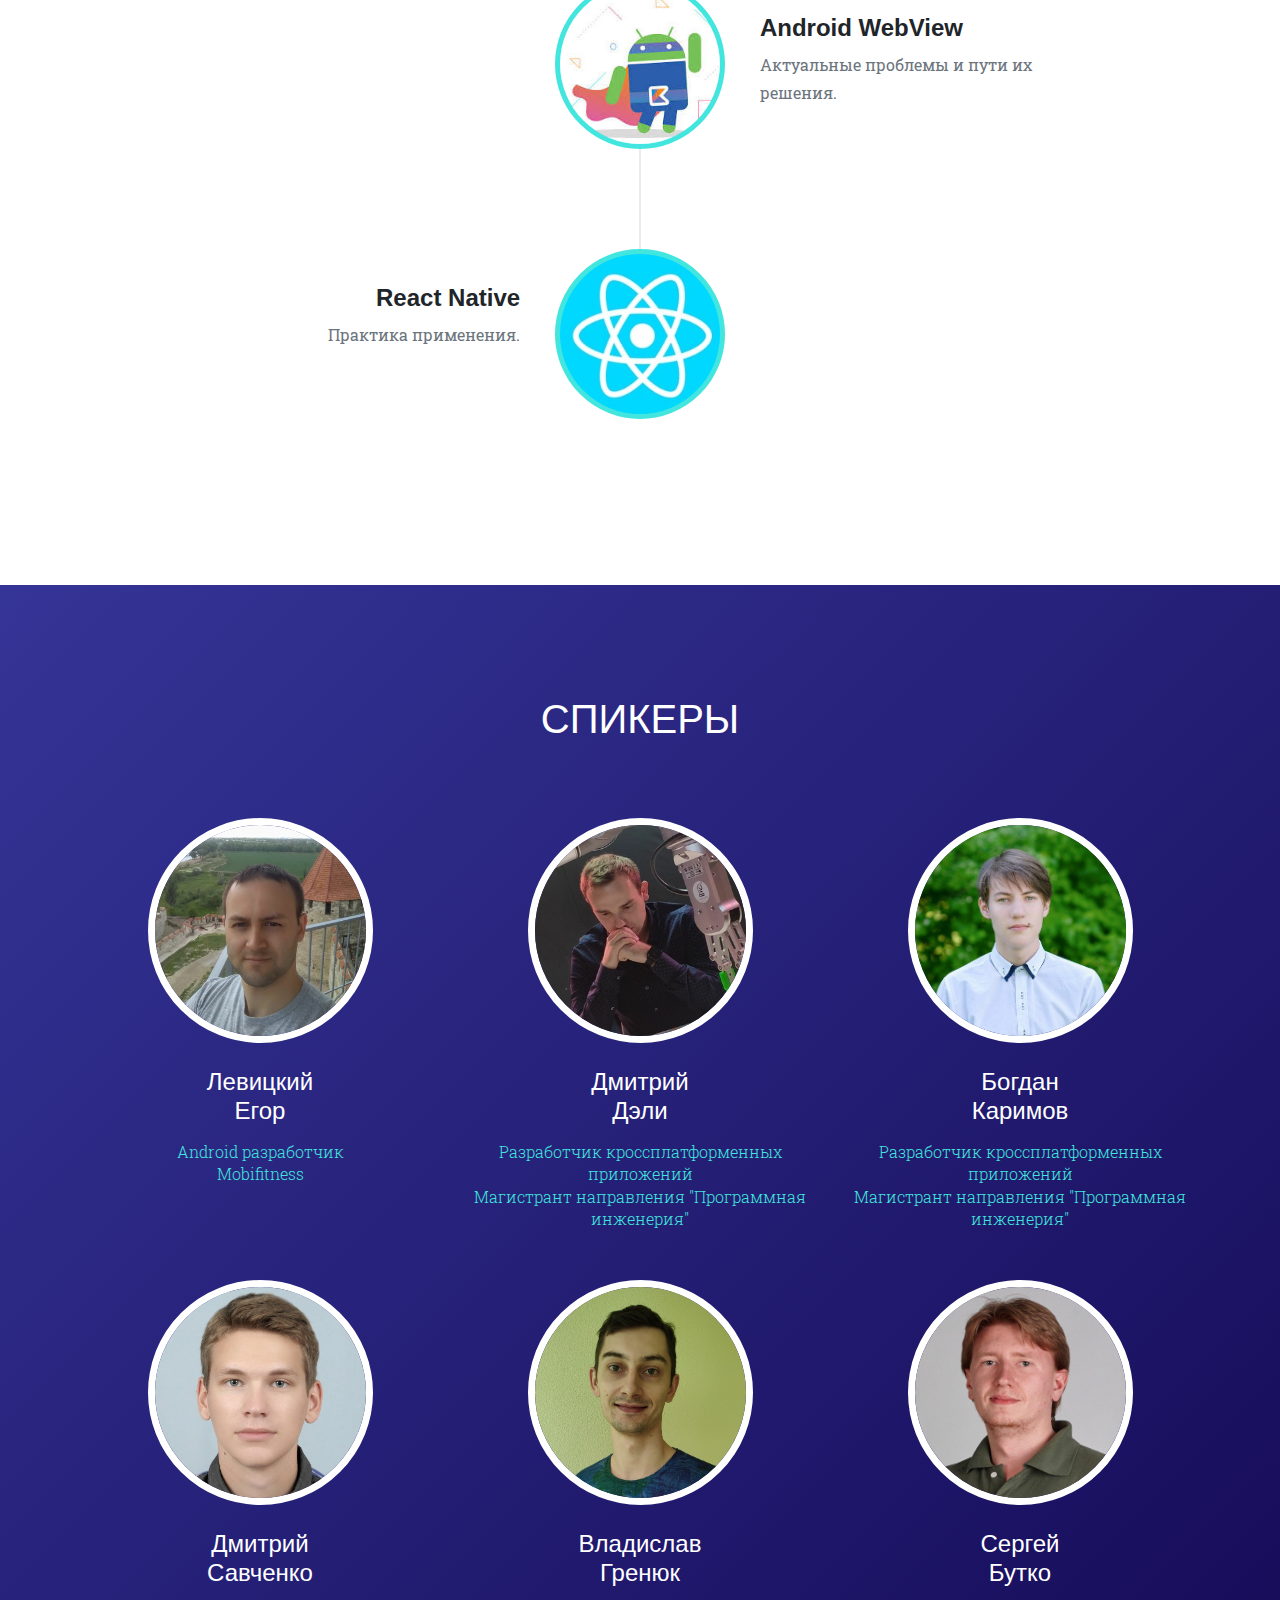
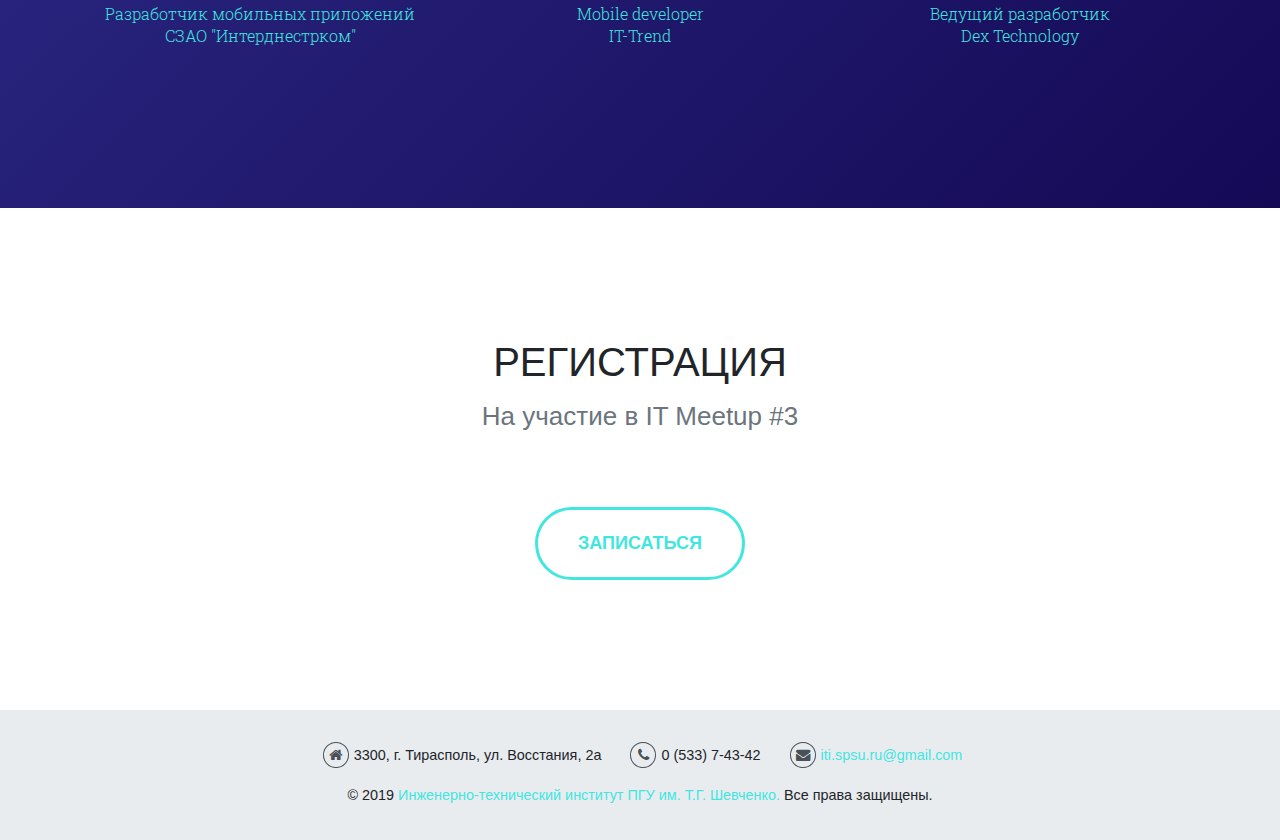
<file: itmeetup3.html>
<!DOCTYPE html>
<html lang="ru">

<head>

  <meta charset="utf-8">
  <meta name="viewport" content="width=device-width, initial-scale=1, shrink-to-fit=no">
  <meta name="description" content="Meetup#3 Инженерно-технического института. Мобильная разработка.">
  <meta name="author" content="">

  <title>Мобильная разработка - IT-Meetup #3</title>

  <!-- Bootstrap core CSS -->
  <link href="vendor/bootstrap/css/bootstrap.min.css" rel="stylesheet">

  <!-- Custom fonts for this template
  <link href="vendor/fontawesome-free/css/all.min.css" rel="stylesheet" type="text/css"> -->
  <link href="vendor/font-awesome/css/font-awesome.css" rel="stylesheet" type="text/css">
  <link href="https://fonts.googleapis.com/css?family=Montserrat:400,700" rel="stylesheet" type="text/css">
  <link href='https://fonts.googleapis.com/css?family=Kaushan+Script' rel='stylesheet' type='text/css'>
  <link href='https://fonts.googleapis.com/css?family=Droid+Serif:400,700,400italic,700italic' rel='stylesheet' type='text/css'>
  <link href='https://fonts.googleapis.com/css?family=Roboto+Slab:400,100,300,700' rel='stylesheet' type='text/css'>

  <!-- Custom styles for this template -->
  <link href="css/agency.min.css" rel="stylesheet">

  <!-- Favicon -->
  <link rel="apple-touch-icon" sizes="180x180" href="/apple-touch-icon.png">
  <link rel="icon" type="image/png" sizes="32x32" href="/favicon-32x32.png">
  <link rel="icon" type="image/png" sizes="16x16" href="/favicon-16x16.png">
  <link rel="manifest" href="/site.webmanifest">
  <link rel="mask-icon" href="/safari-pinned-tab.svg" color="#5bbad5">
  <meta name="msapplication-TileColor" content="#da532c">
  <meta name="theme-color" content="#ffffff">

</head>

<body id="page-top">

  <!-- Navigation -->
  <nav class="navbar navbar-expand-lg navbar-dark fixed-top" id="mainNav">
    <div class="container">
      <a class="navbar-brand js-scroll-trigger" href="#page-top"></a>
      <button class="navbar-toggler navbar-toggler-right" type="button" data-toggle="collapse" data-target="#navbarResponsive" aria-controls="navbarResponsive" aria-expanded="false" aria-label="Toggle navigation">
        Меню
        <i class="fa fa-bars"></i>
      </button>
      <div class="collapse navbar-collapse" id="navbarResponsive">
        <ul class="navbar-nav text-uppercase ml-auto">
          <li class="nav-item">
            <a class="nav-link js-scroll-trigger" href="#services">Событие</a>
          </li>
          <li class="nav-item">
            <a class="nav-link js-scroll-trigger" href="#about">Программа</a>
          </li>
          <li class="nav-item">
            <a class="nav-link js-scroll-trigger" href="#team">Спикеры</a>
          </li>
          <li class="nav-item">
            <a class="nav-link js-scroll-trigger" href="#contact">Регистрация</a>
          </li>
        </ul>
      </div>
    </div>
  </nav>

  <!-- Header -->
  <header class="masthead" style="background: #150b58 url('img/3/header-bg.jpg') no-repeat scroll left center; background-size: cover;">
    <div class="container">
      <div class="intro-text">
        <div class="intro-heading text-uppercase">IT Meetup #3</div>
        <div class="intro-lead-in">Мобильная разработка. <br>Методы и подходы.</div>
        <a class="btn btn-primary btn-xl text-uppercase js-scroll-trigger" href="#services">Подробнее</a>
      </div>
    </div>
  </header>

  <!-- Services -->
  <section id="services">
    <div class="container">
      <div class="row">
        <div class="col-lg-12 text-center">
      <!--    <h2 class="section-heading text-uppercase">Событие</h2> -->
          <span class="fa-stack fa-5x">
            <i class="fa fa-wpexplorer fa-stack-1x fa-inverse"></i>
          </span>
		  <h2 class="section-heading text-uppercase">28 сентября 2019г., 10:00</h2>
          <h3 class="section-subheading text-muted">
            г. Тирасполь, ул. Восстания 2а,<br>
			Инженерно-технический институт ПГУ им. Т.Г. Шевченко, аудитория 306В.<br>
			<br>
			Инженерно-технический институт продолжает серию митапов по ИТ-направлениям.
            <br>После летнего перерыва соберёмся и поговорим о мобильной разработке. 
			<br><br>Участие бесплатное. Требуется предварительная регистрация.
			</h3>
        </div>
      </div>
      <!--
      <div class="row text-center">
        <div class="col-md-4">
          <span class="fa-stack fa-4x">
            <i class="fa fa-circle fa-stack-2x text-primary"></i>
            <i class="fa fa-shopping-cart fa-stack-1x fa-inverse"></i>
          </span>
          <h4 class="service-heading">E-Commerce</h4>
          <p class="text-muted">Lorem ipsum dolor sit amet, consectetur adipisicing elit. Minima maxime quam architecto quo inventore harum ex magni, dicta impedit.</p>
        </div>
        <div class="col-md-4">
          <span class="fa-stack fa-4x">
            <i class="fas fa-circle fa-stack-2x text-primary"></i>
            <i class="fas fa-laptop fa-stack-1x fa-inverse"></i>
          </span>
          <h4 class="service-heading">Responsive Design</h4>
          <p class="text-muted">Lorem ipsum dolor sit amet, consectetur adipisicing elit. Minima maxime quam architecto quo inventore harum ex magni, dicta impedit.</p>
        </div>
        <div class="col-md-4">
          <span class="fa-stack fa-4x">
            <i class="fas fa-circle fa-stack-2x text-primary"></i>
            <i class="fas fa-lock fa-stack-1x fa-inverse"></i>
          </span>
          <h4 class="service-heading">Web Security</h4>
          <p class="text-muted">Lorem ipsum dolor sit amet, consectetur adipisicing elit. Minima maxime quam architecto quo inventore harum ex magni, dicta impedit.</p>
        </div>
      </div>
      -->
    </div>
  </section>

  <!-- Portfolio Grid -->
  <section class="bg-light" id="portfolio">
    <div class="container">
      <div class="row">
        <div class="col-lg-12 text-center">
          <h3 class="section-subheading">
            Интрументы, и средства разработки мобильных приложений. <br>Преимущества и недостатки. Среды создания кроссплатформенных приложений. 
			Android WebView: актуальные проблемы и их решения. Разработка мобильных приложений на Xamarin. 
			<br>Эти и другие темы поднимут наши докладчики <br>из ведущих ИТ-компаний республики.
          </h3>
        </div>
      </div>
      <!--
      <div class="row">
        <div class="col-md-4 col-sm-6 portfolio-item">
          <a class="portfolio-link" data-toggle="modal" href="#portfolioModal1">
            <div class="portfolio-hover">
              <div class="portfolio-hover-content">
                <i class="fas fa-plus fa-3x"></i>
              </div>
            </div>
            <img class="img-fluid" src="img/portfolio/01-thumbnail.jpg" alt="">
          </a>
          <div class="portfolio-caption">
            <h4>Threads</h4>
            <p class="text-muted">Illustration</p>
          </div>
        </div>
        <div class="col-md-4 col-sm-6 portfolio-item">
          <a class="portfolio-link" data-toggle="modal" href="#portfolioModal2">
            <div class="portfolio-hover">
              <div class="portfolio-hover-content">
                <i class="fas fa-plus fa-3x"></i>
              </div>
            </div>
            <img class="img-fluid" src="img/portfolio/02-thumbnail.jpg" alt="">
          </a>
          <div class="portfolio-caption">
            <h4>Explore</h4>
            <p class="text-muted">Graphic Design</p>
          </div>
        </div>
        <div class="col-md-4 col-sm-6 portfolio-item">
          <a class="portfolio-link" data-toggle="modal" href="#portfolioModal3">
            <div class="portfolio-hover">
              <div class="portfolio-hover-content">
                <i class="fas fa-plus fa-3x"></i>
              </div>
            </div>
            <img class="img-fluid" src="img/portfolio/03-thumbnail.jpg" alt="">
          </a>
          <div class="portfolio-caption">
            <h4>Finish</h4>
            <p class="text-muted">Identity</p>
          </div>
        </div>
        <div class="col-md-4 col-sm-6 portfolio-item">
          <a class="portfolio-link" data-toggle="modal" href="#portfolioModal4">
            <div class="portfolio-hover">
              <div class="portfolio-hover-content">
                <i class="fas fa-plus fa-3x"></i>
              </div>
            </div>
            <img class="img-fluid" src="img/portfolio/04-thumbnail.jpg" alt="">
          </a>
          <div class="portfolio-caption">
            <h4>Lines</h4>
            <p class="text-muted">Branding</p>
          </div>
        </div>
        <div class="col-md-4 col-sm-6 portfolio-item">
          <a class="portfolio-link" data-toggle="modal" href="#portfolioModal5">
            <div class="portfolio-hover">
              <div class="portfolio-hover-content">
                <i class="fas fa-plus fa-3x"></i>
              </div>
            </div>
            <img class="img-fluid" src="img/portfolio/05-thumbnail.jpg" alt="">
          </a>
          <div class="portfolio-caption">
            <h4>Southwest</h4>
            <p class="text-muted">Website Design</p>
          </div>
        </div>
        <div class="col-md-4 col-sm-6 portfolio-item">
          <a class="portfolio-link" data-toggle="modal" href="#portfolioModal6">
            <div class="portfolio-hover">
              <div class="portfolio-hover-content">
                <i class="fas fa-plus fa-3x"></i>
              </div>
            </div>
            <img class="img-fluid" src="img/portfolio/06-thumbnail.jpg" alt="">
          </a>
          <div class="portfolio-caption">
            <h4>Window</h4>
            <p class="text-muted">Photography</p>
          </div>
        </div>
      </div>
      -->
    </div>
  </section>

  <!-- About -->
  <section id="about">
    <div class="container">
      <div class="row">
        <div class="col-lg-12 text-center">
          <h2 class="section-heading text-uppercase">Программа</h2>
          <h3 class="section-subheading text-muted">30 минут на доклад, 10 минут на вопросы.</h3>
		  <h3 class="section-subheading text-muted">Кофебрейк и неформальное общение в перерыве между докладами.</h3>
        </div>
      </div>
      <div class="row">
        <div class="col-lg-12">
          <ul class="timeline">
            <li>
              <div class="timeline-image">
                <img class="rounded-circle img-fluid" src="img/3/about/1.jpg" alt="">
              </div>
              <div class="timeline-panel">
                <div class="timeline-heading">
                  <h4 class="subheading">Обзор</h4>
                </div>
                <div class="timeline-body">
                  <p class="text-muted">
                    Инструменты и средства разработки мобильных приложений. Преимущества и недостатки.
                  </p>
                </div>
              </div>
            </li>
            <li class="timeline-inverted">
              <div class="timeline-image">
                <img class="rounded-circle img-fluid" src="img/3/about/2.jpg" alt="">
              </div>
              <div class="timeline-panel">
                <div class="timeline-heading">
                  <h4 class="subheading">Android</h4>
                </div>
                <div class="timeline-body">
                  <p class="text-muted">
                    Нативная разработка.
                  </p>
                </div>
              </div>
            </li>
			<li>
              <div class="timeline-image">
                <img class="rounded-circle img-fluid" src="img/3/about/3.jpg" alt="">
              </div>
              <div class="timeline-panel">
                <div class="timeline-heading">
                  <h4 class="subheading">Xamarin</h4>
                </div>
                <div class="timeline-body">
                  <p class="text-muted">
                    Обзор и выбор правильной стратегии разработки.
                  </p>
                </div>
              </div>
            </li>
            <li class="timeline-inverted">
              <div class="timeline-image">
                <img class="rounded-circle img-fluid" src="img/3/about/4.jpg" alt="">
              </div>
              <div class="timeline-panel">
                <div class="timeline-heading">
                  <h4 class="subheading">Android WebView</h4>
                </div>
                <div class="timeline-body">
                  <p class="text-muted">Актуальные проблемы и пути их решения.</p>
                </div>
              </div>
            </li>
			<li>
              <div class="timeline-image">
                <img class="rounded-circle img-fluid" src="img/3/about/5.jpg" alt="">
              </div>
              <div class="timeline-panel">
                <div class="timeline-heading">
                  <h4 class="subheading">React Native</h4>
                </div>
                <div class="timeline-body">
                  <p class="text-muted">
                    Практика применения.
                  </p>
                </div>
              </div>
            </li>
          </ul>
        </div>
      </div>
    </div>
  </section>

  <!-- Team -->
  <section class="bg-light" id="team">
    <div class="container">
      <div class="row">
        <div class="col-lg-12 text-center">
          <h2 class="section-heading text-uppercase">Спикеры</h2>
        </div>
      </div>
      <div class="row">
        <div class="col-sm-4">
          <div class="team-member">
            <img class="mx-auto rounded-circle" src="img/3/team/1.jpg" alt="">
            <h4>Левицкий<br>Егор</h4>
            <p class="">Android разработчик<br><a href="https://mobifitness.ru/" target="_blank" title="Открыть в новой вкладке">Mobifitness</a></p>
          </div>
        </div>
        <div class="col-sm-4">
          <div class="team-member">
            <img class="mx-auto rounded-circle" src="img/3/team/2.jpg" alt="">
            <h4>Дмитрий<br>Дэли</h4>
            <p class="">Разработчик кроссплатформенных приложений<br><a href="http://iti.spsu.ru" target="_blank" title="Открыть в новой вкладке">Магистрант направления "Программная инженерия"</a></p>
          </div>
        </div>
        <div class="col-sm-4">
          <div class="team-member">
            <img class="mx-auto rounded-circle" src="img/3/team/3.jpg" alt="">
            <h4>Богдан<br>Каримов</h4>
            <p class="">Разработчик кроссплатформенных приложений<br><a href="http://iti.spsu.ru" target="_blank" title="Открыть в новой вкладке">Магистрант направления "Программная инженерия"</a></p>
          </div>
        </div>
      </div>
      <div class="row">
        <div class="col-sm-4">
          <div class="team-member">
            <img class="mx-auto rounded-circle" src="img/3/team/4.jpg" alt="">
            <h4>Дмитрий<br>Савченко</h4>
            <p class="">Разработчик мобильных приложений<br><a href="https://idc.md/" target="_blank" title="Открыть в новой вкладке">СЗАО "Интерднестрком" </a><br>
            </p>
          </div>
        </div>
		<div class="col-sm-4">
          <div class="team-member">
            <img class="mx-auto rounded-circle" src="img/3/team/5.jpg" alt="">
            <h4>Владислав<br>Гренюк</h4>
            <p class="">Mobile developer<br><a href="http://it-trends.net/" target="_blank" title="Открыть в новой вкладке">IT-Trend</a></p>
          </div>
        </div>
		<div class="col-sm-4">
          <div class="team-member">
            <img class="mx-auto rounded-circle" src="img/3/team/6.jpg" alt="">
            <h4>Сергей<br>Бутко</h4>
            <p class="">Ведущий разработчик<br><a href="https://dextechnology.com/" target="_blank" title="Открыть в новой вкладке">Dex Technology</a></p>
          </div>
        </div>
      </div>
    </div>
  </section>
  <!-- Contact -->
  <section id="contact">
    <div class="container">
      <div class="row">
        <div class="col-lg-12 text-center">
          <h2 class="section-heading text-uppercase">РЕГИСТРАЦИЯ</h2>
          <h3 class="section-subheading text-muted">На участие в IT Meetup #3</h3>
          <button onclick="window.location.href = 'https://docs.google.com/forms/d/16ebSsYL9mEJHGgHdiyPIfhUvs24Wtr4UpfgfoQ424wY';" id="sendMessageButton" class="btn btn-primary btn-xl text-uppercase" type="submit" title="Открыть в новой вкладке">Записаться</button>
        </div>
      </div>
      <!--
      <div class="row">
        <div class="col-lg-12">
          <form id="contactForm" name="sentMessage" novalidate="novalidate">
            <div class="row">
              <div class="col-md-6">
                <div class="form-group">
                  <input class="form-control" id="name" type="text" placeholder="Your Name *" required="required" data-validation-required-message="Please enter your name.">
                  <p class="help-block text-danger"></p>
                </div>
                <div class="form-group">
                  <input class="form-control" id="email" type="email" placeholder="Your Email *" required="required" data-validation-required-message="Please enter your email address.">
                  <p class="help-block text-danger"></p>
                </div>
                <div class="form-group">
                  <input class="form-control" id="phone" type="tel" placeholder="Your Phone *" required="required" data-validation-required-message="Please enter your phone number.">
                  <p class="help-block text-danger"></p>
                </div>
              </div>
              <div class="col-md-6">
                <div class="form-group">
                  <textarea class="form-control" id="message" placeholder="Your Message *" required="required" data-validation-required-message="Please enter a message."></textarea>
                  <p class="help-block text-danger"></p>
                </div>
              </div>
              <div class="clearfix"></div>
              <div class="col-lg-12 text-center">
                <div id="success"></div>
                <button id="sendMessageButton" class="btn btn-primary btn-xl text-uppercase" type="submit">Send Message</button>
              </div>
            </div>
          </form>
        </div>
      </div>
      -->
    </div>
  </section>

  <!-- Footer -->
  <footer>
    <div class="container">
      <div class="row text-center">
        <span class="copyright">
          <span class="item"><i class="fa fa-home"></i>3300, г. Тирасполь, ул. Восстания, 2а </span><br>
          <span class="item"><i class="fa fa-phone"></i>0 (533) 7-43-42</span><br>
          <span class="item"><i class="fa fa-envelope"></i><a href="mailto:iti.spsu.ru@gmail.com">iti.spsu.ru@gmail.com</a></span>
          </span>
      </div>
      <div class="row">
        <span class="copyright">© <span id="year">2019</span>
          <a href="http://iti.spsu.ru" target="_blank" title="Открыть в новой вкладке">Инженерно-технический институт<br> ПГУ им. Т.Г. Шевченко.</a><br> Все права защищены.
        </span>
      </div>
    </div>
  </footer>

  <!-- Bootstrap core JavaScript -->
  <script src="vendor/jquery/jquery.min.js"></script>
  <script src="vendor/bootstrap/js/bootstrap.bundle.min.js"></script>

  <!-- Plugin JavaScript -->
  <script src="vendor/jquery-easing/jquery.easing.min.js"></script>

  <!-- Contact form JavaScript -->
  <script src="js/jqBootstrapValidation.js"></script>
  <script src="js/contact_me.js"></script>

  <!-- Custom scripts for this template -->
  <script src="js/agency.min.js"></script>

</body>

</html>
</file>
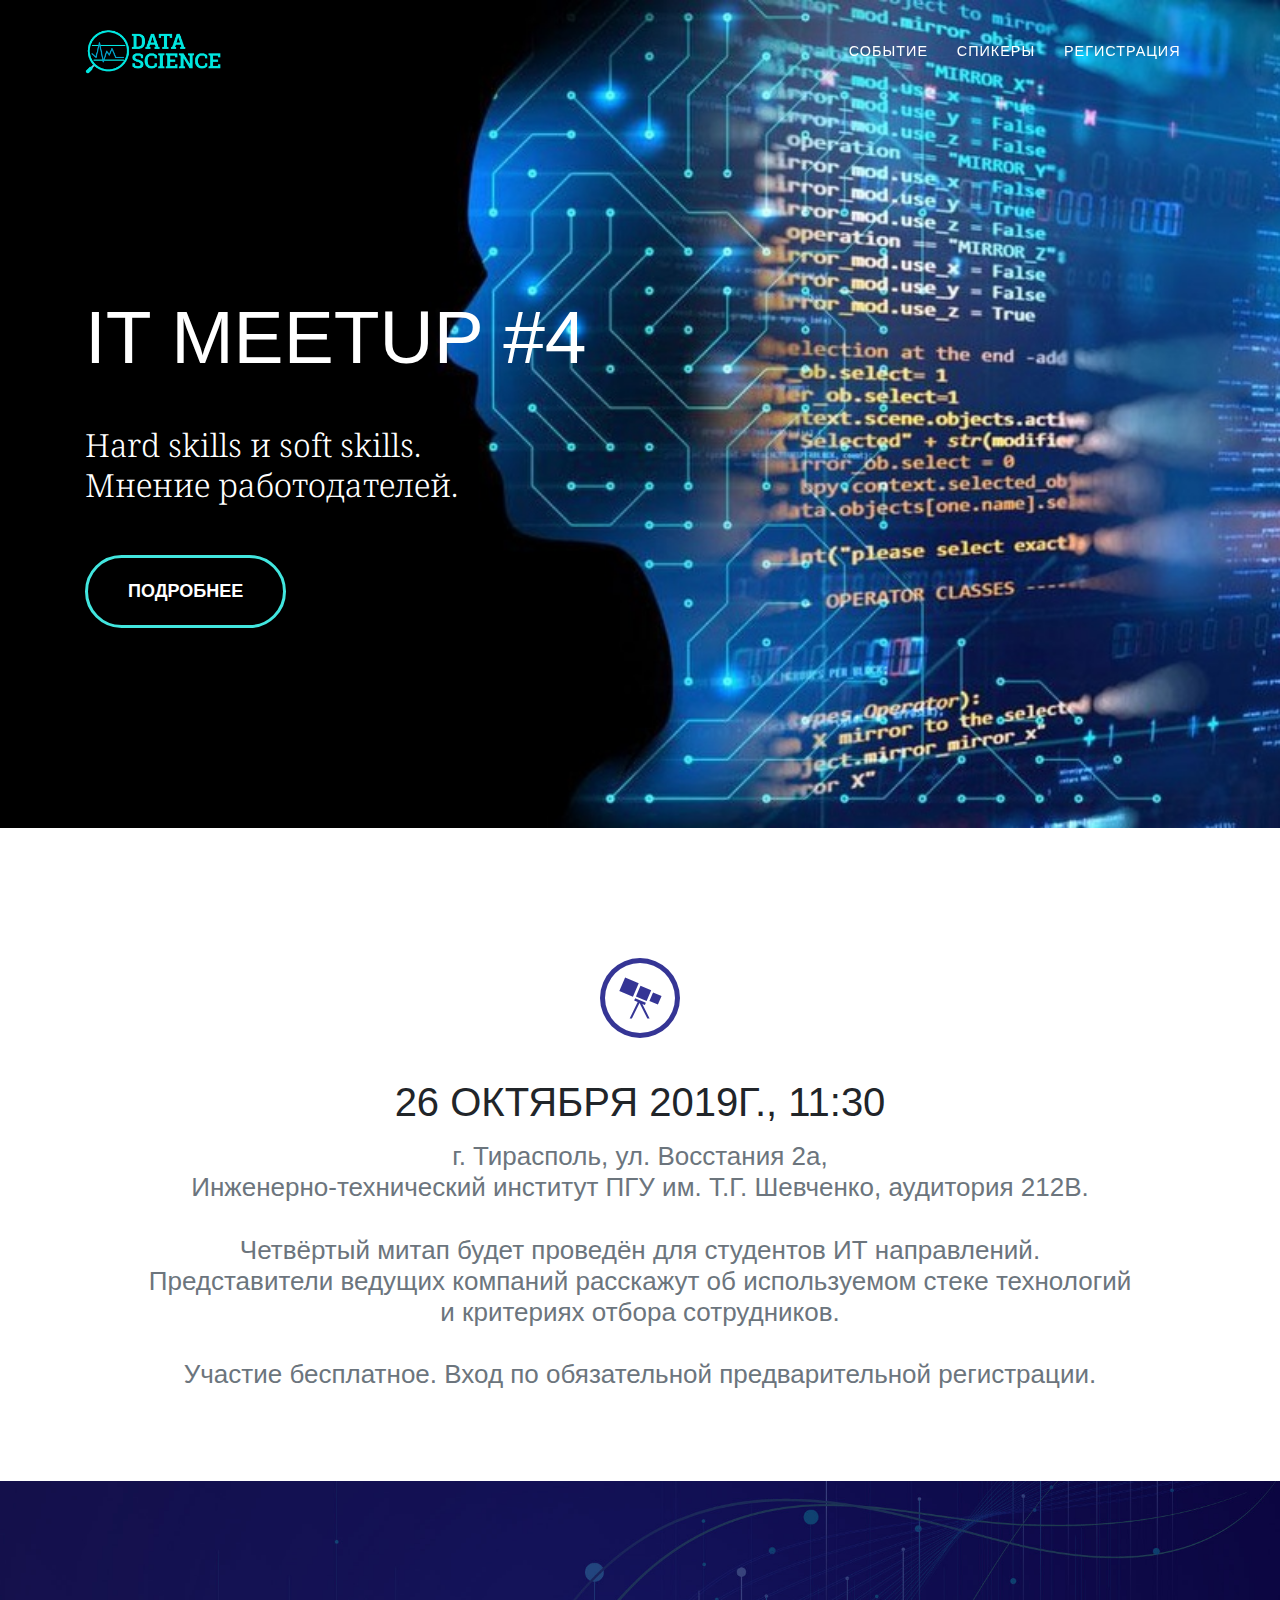
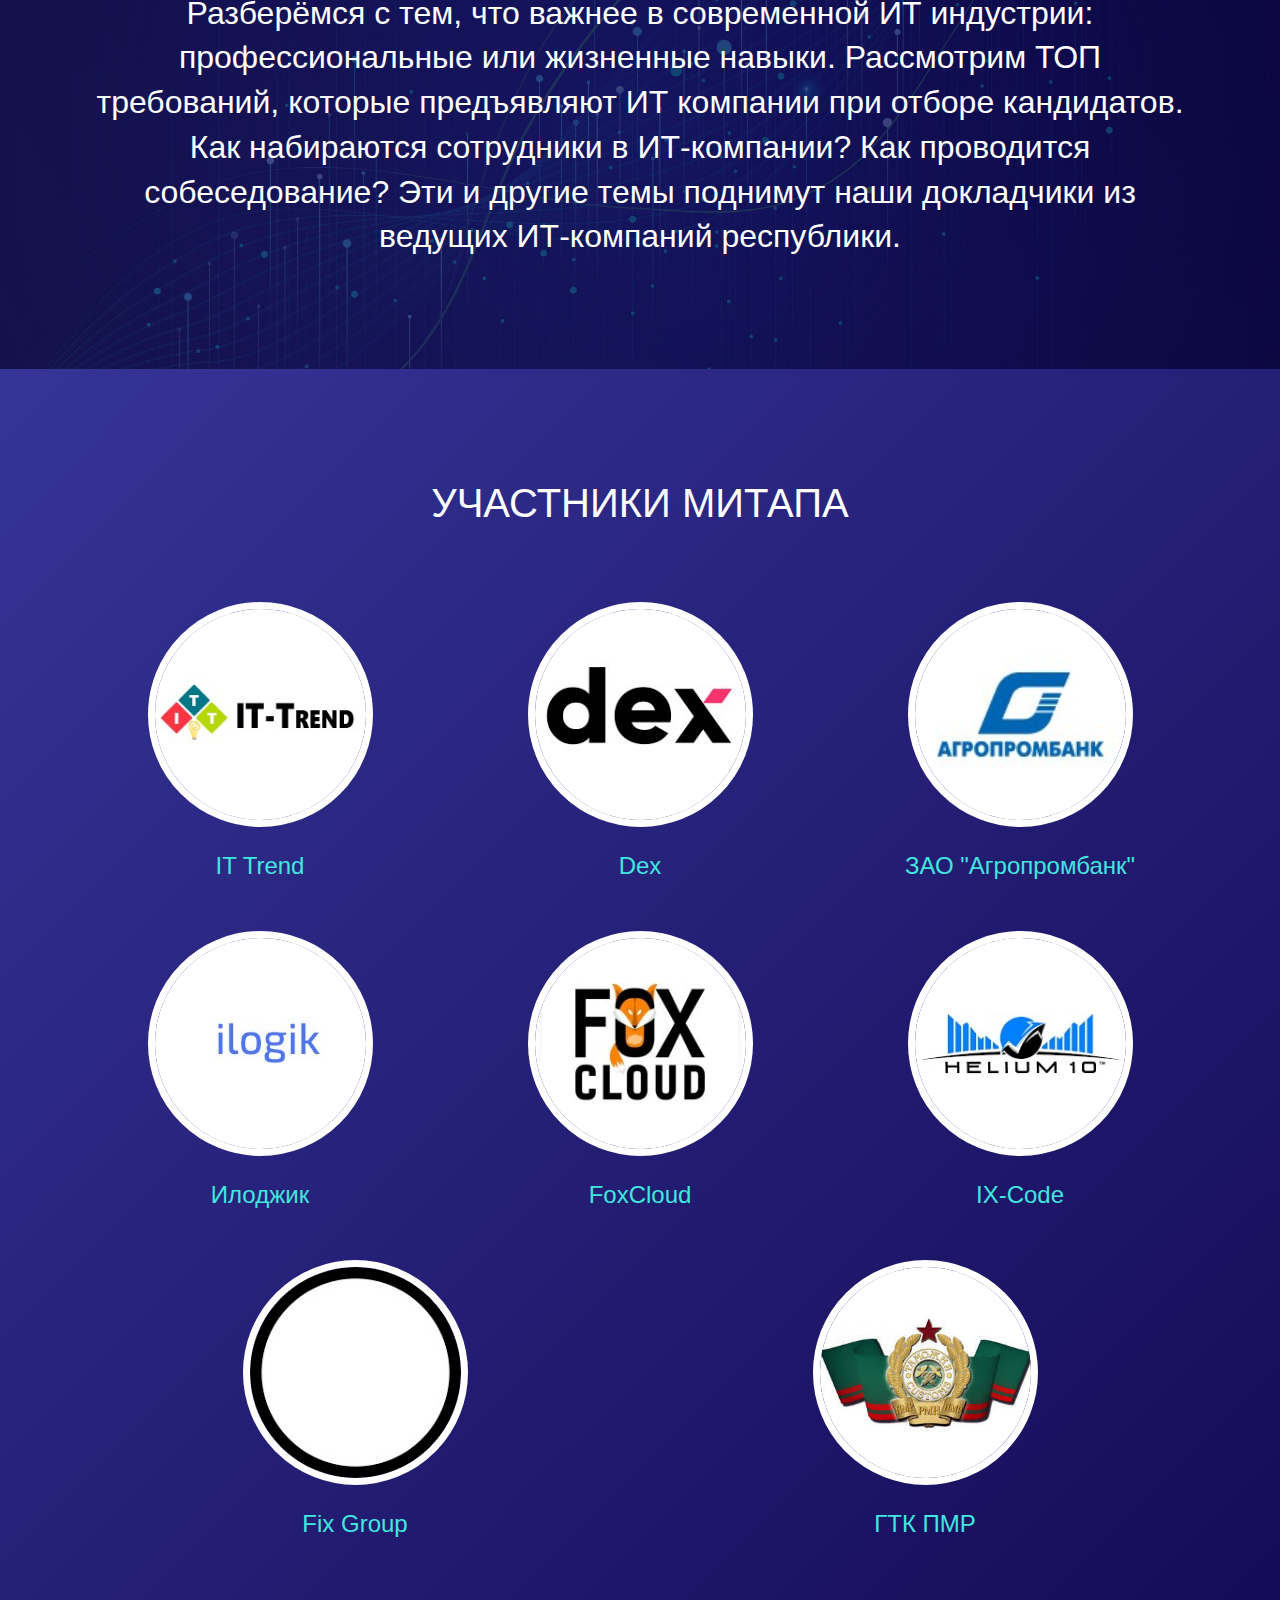
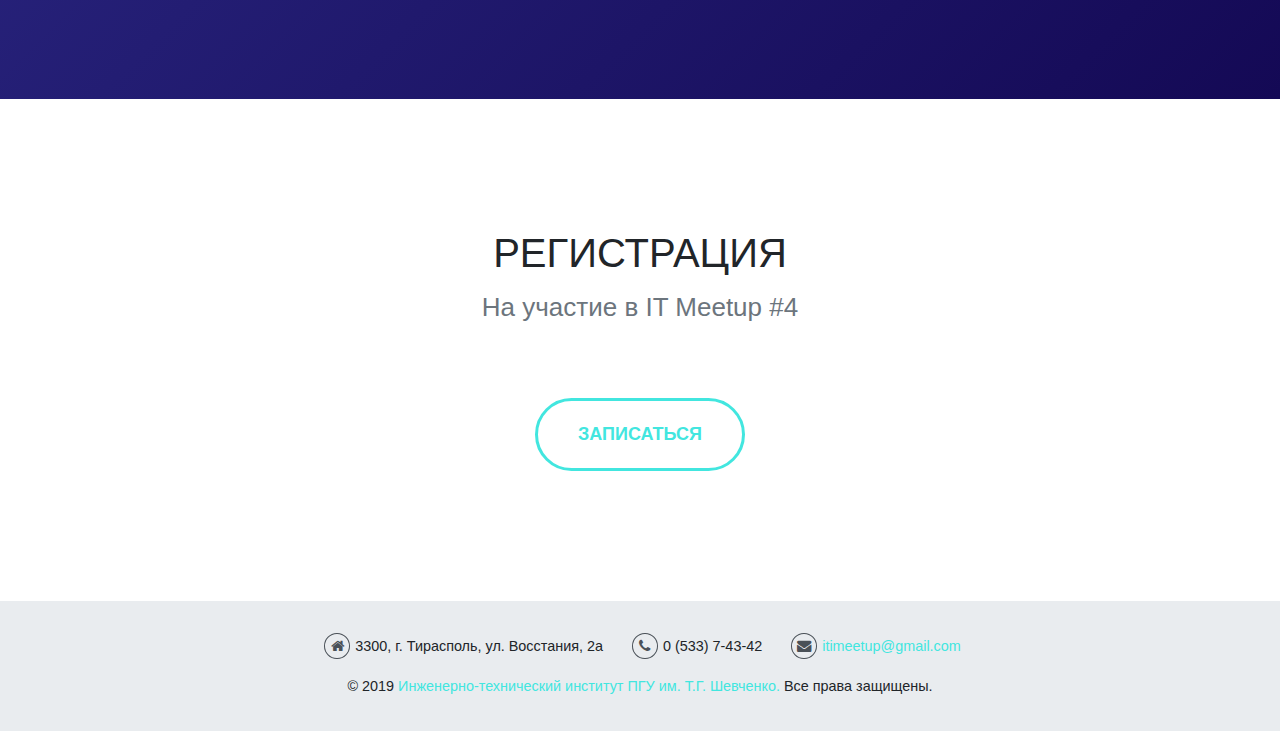
<file: itmeetup4.html>
<!DOCTYPE html>
<html lang="ru">

<head>

  <meta charset="utf-8">
  <meta name="viewport" content="width=device-width, initial-scale=1, shrink-to-fit=no">
  <meta name="description" content="Meetup#2 Инженерно-технического института. Базы Данных.">
  <meta name="author" content="">

  <title>Hard skills и soft skills - IT-Meetup #4</title>

  <!-- Bootstrap core CSS -->
  <link href="vendor/bootstrap/css/bootstrap.min.css" rel="stylesheet">

  <!-- Custom fonts for this template
  <link href="vendor/fontawesome-free/css/all.min.css" rel="stylesheet" type="text/css"> -->
  <link href="vendor/font-awesome/css/font-awesome.css" rel="stylesheet" type="text/css">
  <link href="https://fonts.googleapis.com/css?family=Montserrat:400,700" rel="stylesheet" type="text/css">
  <link href='https://fonts.googleapis.com/css?family=Kaushan+Script' rel='stylesheet' type='text/css'>
  <link href='https://fonts.googleapis.com/css?family=Droid+Serif:400,700,400italic,700italic' rel='stylesheet' type='text/css'>
  <link href='https://fonts.googleapis.com/css?family=Roboto+Slab:400,100,300,700' rel='stylesheet' type='text/css'>

  <!-- Custom styles for this template -->
  <link href="css/agency.min.css" rel="stylesheet">

  <!-- Favicon -->
  <link rel="apple-touch-icon" sizes="180x180" href="/apple-touch-icon.png">
  <link rel="icon" type="image/png" sizes="32x32" href="/favicon-32x32.png">
  <link rel="icon" type="image/png" sizes="16x16" href="/favicon-16x16.png">
  <link rel="manifest" href="/site.webmanifest">
  <link rel="mask-icon" href="/safari-pinned-tab.svg" color="#5bbad5">
  <meta name="msapplication-TileColor" content="#da532c">
  <meta name="theme-color" content="#ffffff">

</head>

<body id="page-top">

  <!-- Navigation -->
  <nav class="navbar navbar-expand-lg navbar-dark fixed-top" id="mainNav">
    <div class="container">
      <a class="navbar-brand js-scroll-trigger" href="#page-top"></a>
      <button class="navbar-toggler navbar-toggler-right" type="button" data-toggle="collapse" data-target="#navbarResponsive" aria-controls="navbarResponsive" aria-expanded="false" aria-label="Toggle navigation">
        Меню
        <i class="fa fa-bars"></i>
      </button>
      <div class="collapse navbar-collapse" id="navbarResponsive">
        <ul class="navbar-nav text-uppercase ml-auto">
          <li class="nav-item">
            <a class="nav-link js-scroll-trigger" href="#services">Событие</a>
          </li>
          <li class="nav-item">
            <a class="nav-link js-scroll-trigger" href="#team">Спикеры</a>
          </li>
          <li class="nav-item">
            <a class="nav-link js-scroll-trigger" href="#contact">Регистрация</a>
          </li>
        </ul>
      </div>
    </div>
  </nav>

  <!-- Header -->
  <header class="masthead" style="background: #150b58 url('img/4/header-bg.jpg') no-repeat scroll center; background-size: cover;">
    <div class="container">
      <div class="intro-text">
        <div class="intro-heading text-uppercase">IT Meetup #4</div>
        <div class="intro-lead-in">Hard skills и soft skills. <br>Мнение работодателей.</div>
        <a class="btn btn-primary btn-xl text-uppercase js-scroll-trigger" href="#services">Подробнее</a>
      </div>
    </div>
  </header>

  <!-- Services -->
  <section id="services">
    <div class="container">
      <div class="row">
        <div class="col-lg-12 text-center">
      <!--    <h2 class="section-heading text-uppercase">Событие</h2> -->
          <span class="fa-stack fa-5x">
            <i class="fa fa-wpexplorer fa-stack-1x fa-inverse"></i>
          </span>
		  <h2 class="section-heading text-uppercase">26 октября 2019г., 11:30</h2>
          <h3 class="section-subheading text-muted">
            г. Тирасполь, ул. Восстания 2а,<br>
			Инженерно-технический институт ПГУ им. Т.Г. Шевченко, аудитория 212В.<br>
			<br>Четвёртый митап будет проведён для студентов ИТ направлений.
            <br>Представители ведущих компаний расскажут об используемом стеке технологий <br>и критериях отбора сотрудников.
			<br><br>Участие бесплатное. Вход по обязательной предварительной регистрации.
			</h3>
        </div>
      </div>

    </div>
  </section>

  <!-- Portfolio Grid -->
  <section class="bg-light" id="portfolio">
    <div class="container">
      <div class="row">
        <div class="col-lg-12 text-center">
          <h3 class="section-subheading">
            Разберёмся с тем, что важнее в современной ИТ индустрии: профессиональные или жизненные навыки. Рассмотрим ТОП требований, которые предъявляют ИТ компании при отборе кандидатов. Как набираются сотрудники в ИТ-компании? Как проводится собеседование? Эти и другие темы поднимут наши докладчики
			из ведущих ИТ-компаний республики.
          </h3>
        </div>
      </div>

    </div>
  </section>

  <!-- Team -->
  <section class="bg-light" id="team">
    <div class="container">
      <div class="row">
        <div class="col-lg-12 text-center">
          <h2 class="section-heading text-uppercase">Участники митапа</h2>
        </div>
      </div>
      <div class="row">
        <div class="col-sm-4">
          <div class="team-member">
            <img class="mx-auto rounded-circle" src="img/4/team/1.jpg" alt="">
            <h4><a href="http://it-trends.net/" target="_blank" title="Открыть в новой вкладке">IT Trend</a></h4>
          </div>
        </div>
        <div class="col-sm-4">
          <div class="team-member">
            <img class="mx-auto rounded-circle" src="img/4/team/2.jpg" alt="">
            <h4><a href="https://dex-it.ru/Ru" target="_blank" title="Открыть в новой вкладке">Dex</a></h4>
          </div>
        </div>
        <div class="col-sm-4">
          <div class="team-member">
            <img class="mx-auto rounded-circle" src="img/4/team/3.jpg" alt="">
            <h4><a href="https://www.agroprombank.com" target="_blank" title="Открыть в новой вкладке">ЗАО "Агропромбанк"</a></h4>
          </div>
        </div>
      </div>
      <div class="row">
        <div class="col-sm-4">
          <div class="team-member">
            <img class="mx-auto rounded-circle" src="img/4/team/4.jpg" alt="">
            <h4><a href="https://ilogik.com" target="_blank" title="Открыть в новой вкладке">Илоджик</a></h4>
            </p>
          </div>
        </div>
        <div class="col-sm-4">
          <div class="team-member">
            <img class="mx-auto rounded-circle" src="img/4/team/5.jpg" alt="">
            <h4><a href="https://ru.foxcloud.net" target="_blank" title="Открыть в новой вкладке">FoxСloud</a></h4>
          </div>
        </div>
		<div class="col-sm-4">
          <div class="team-member">
            <img class="mx-auto rounded-circle" src="img/4/team/6.jpg" alt="">
            <h4><a href="http://ix-code.com/" target="_blank" title="Открыть в новой вкладке">IX-Code</a></h4>
          </div>
        </div>
		<div class="col-sm-6">
          <div class="team-member">
            <img class="mx-auto rounded-circle" src="img/4/team/7.jpg" alt="">
            <h4><a href="https://iti.spsu.ru" target="_blank" title="Открыть в новой вкладке">Fix Group</a></h4>
          </div>
        </div>
		<div class="col-sm-6">
          <div class="team-member">
            <img class="mx-auto rounded-circle" src="img/4/team/8.jpg" alt="">
            <h4><a href="http://customs.gospmr.org/" target="_blank" title="Открыть в новой вкладке">ГТК ПМР</a></h4>
          </div>
        </div>
      </div>
    </div>
  </section>
  <!-- Contact -->
  <section id="contact">
    <div class="container">
      <div class="row">
        <div class="col-lg-12 text-center">
          <h2 class="section-heading text-uppercase">РЕГИСТРАЦИЯ</h2>
          <h3 class="section-subheading text-muted">На участие в IT Meetup #4</h3>
          <button onclick="window.location.href = 'https://docs.google.com/forms/d/1fu-pSUGiDOzaxjzEYur3JKgyafTEXpK3pdR4bF6fvns';" id="sendMessageButton" class="btn btn-primary btn-xl text-uppercase" type="submit" title="Открыть в новой вкладке">Записаться</button>
        </div>
      </div>
    </div>
  </section>

  <!-- Footer -->
  <footer>
    <div class="container">
      <div class="row text-center">
        <span class="copyright">
          <span class="item"><i class="fa fa-home"></i>3300, г. Тирасполь, ул. Восстания, 2а </span><br>
          <span class="item"><i class="fa fa-phone"></i>0 (533) 7-43-42</span><br>
          <span class="item"><i class="fa fa-envelope"></i><a href="mailto:itimeetup@gmail.com">itimeetup@gmail.com</a></span>
          </span>
      </div>
      <div class="row">
        <span class="copyright">© <span id="year">2019</span>
          <a href="http://iti.spsu.ru" target="_blank" title="Открыть в новой вкладке">Инженерно-технический институт<br> ПГУ им. Т.Г. Шевченко.</a><br> Все права защищены.
        </span>
      </div>
    </div>
  </footer>

  <!-- Bootstrap core JavaScript -->
  <script src="vendor/jquery/jquery.min.js"></script>
  <script src="vendor/bootstrap/js/bootstrap.bundle.min.js"></script>

  <!-- Plugin JavaScript -->
  <script src="vendor/jquery-easing/jquery.easing.min.js"></script>

  <!-- Contact form JavaScript -->
  <script src="js/jqBootstrapValidation.js"></script>
  <script src="js/contact_me.js"></script>

  <!-- Custom scripts for this template -->
  <script src="js/agency.min.js"></script>

</body>

</html>
</file>
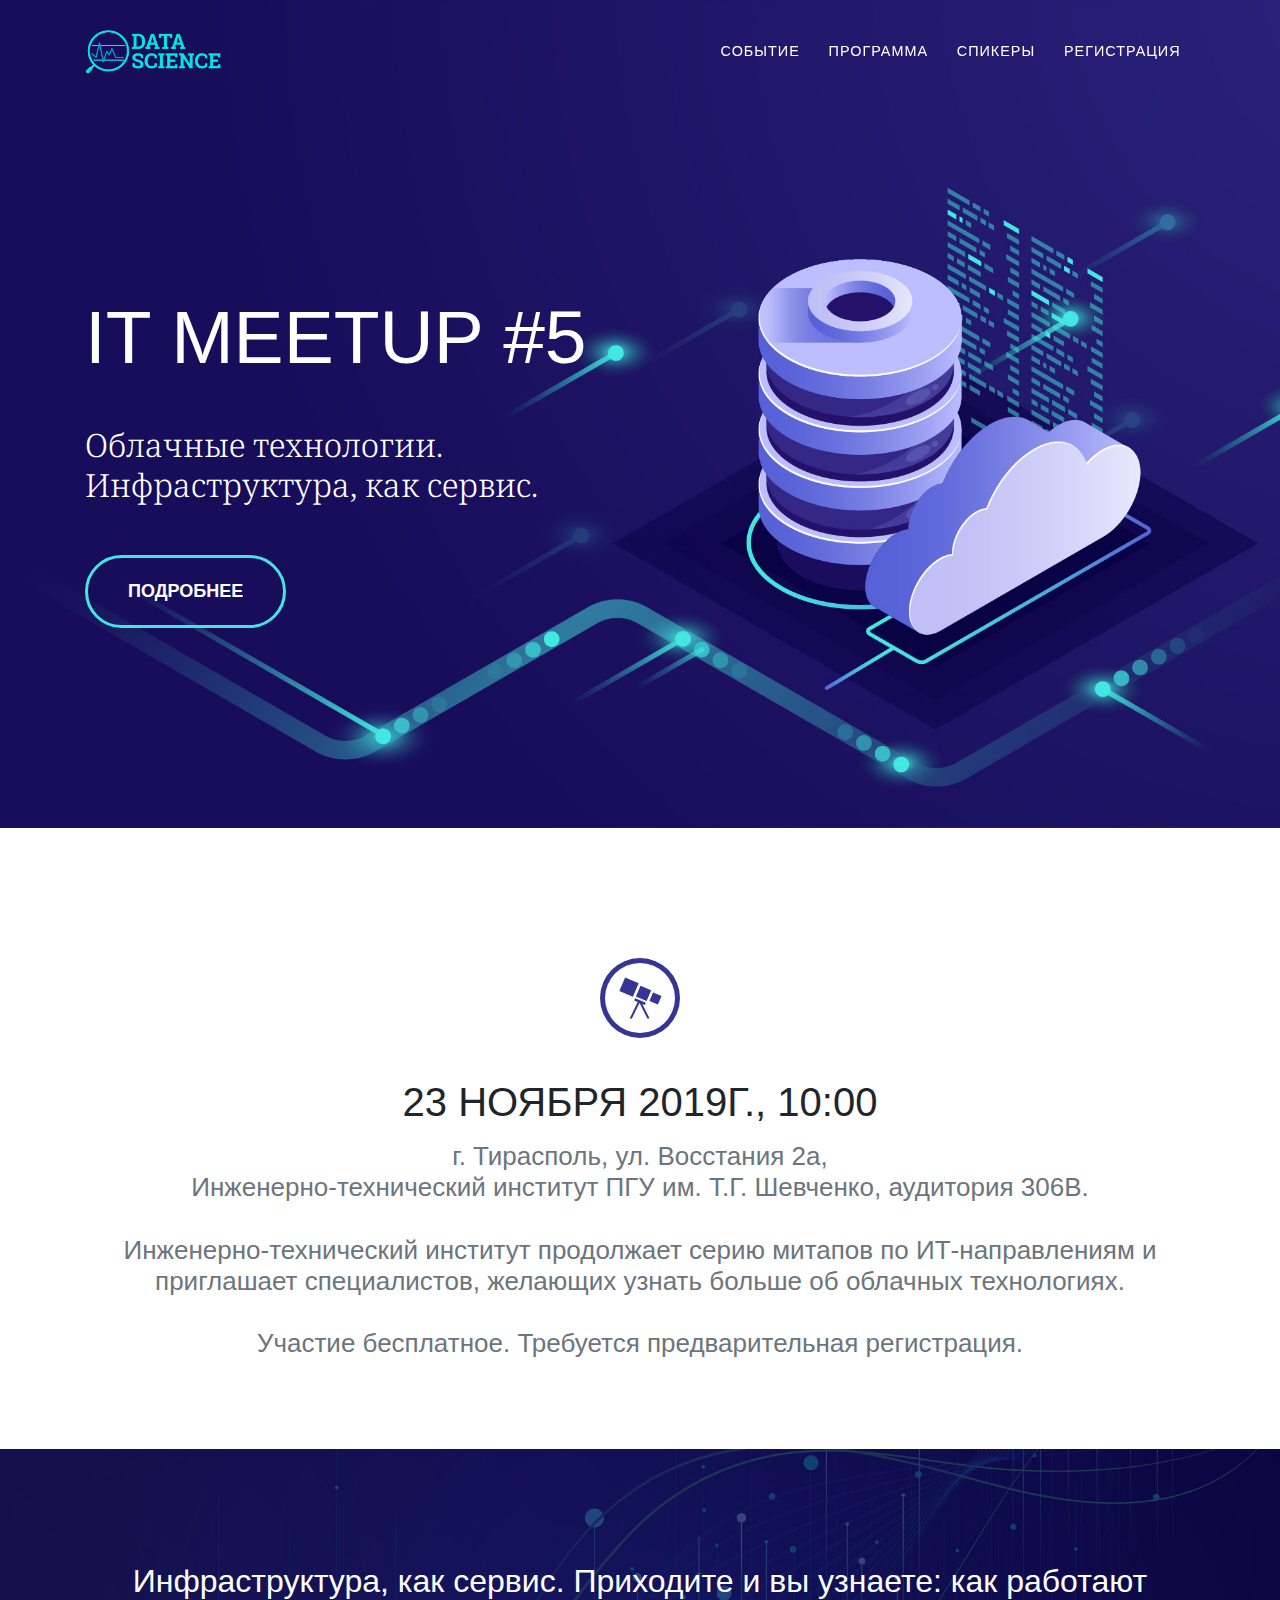
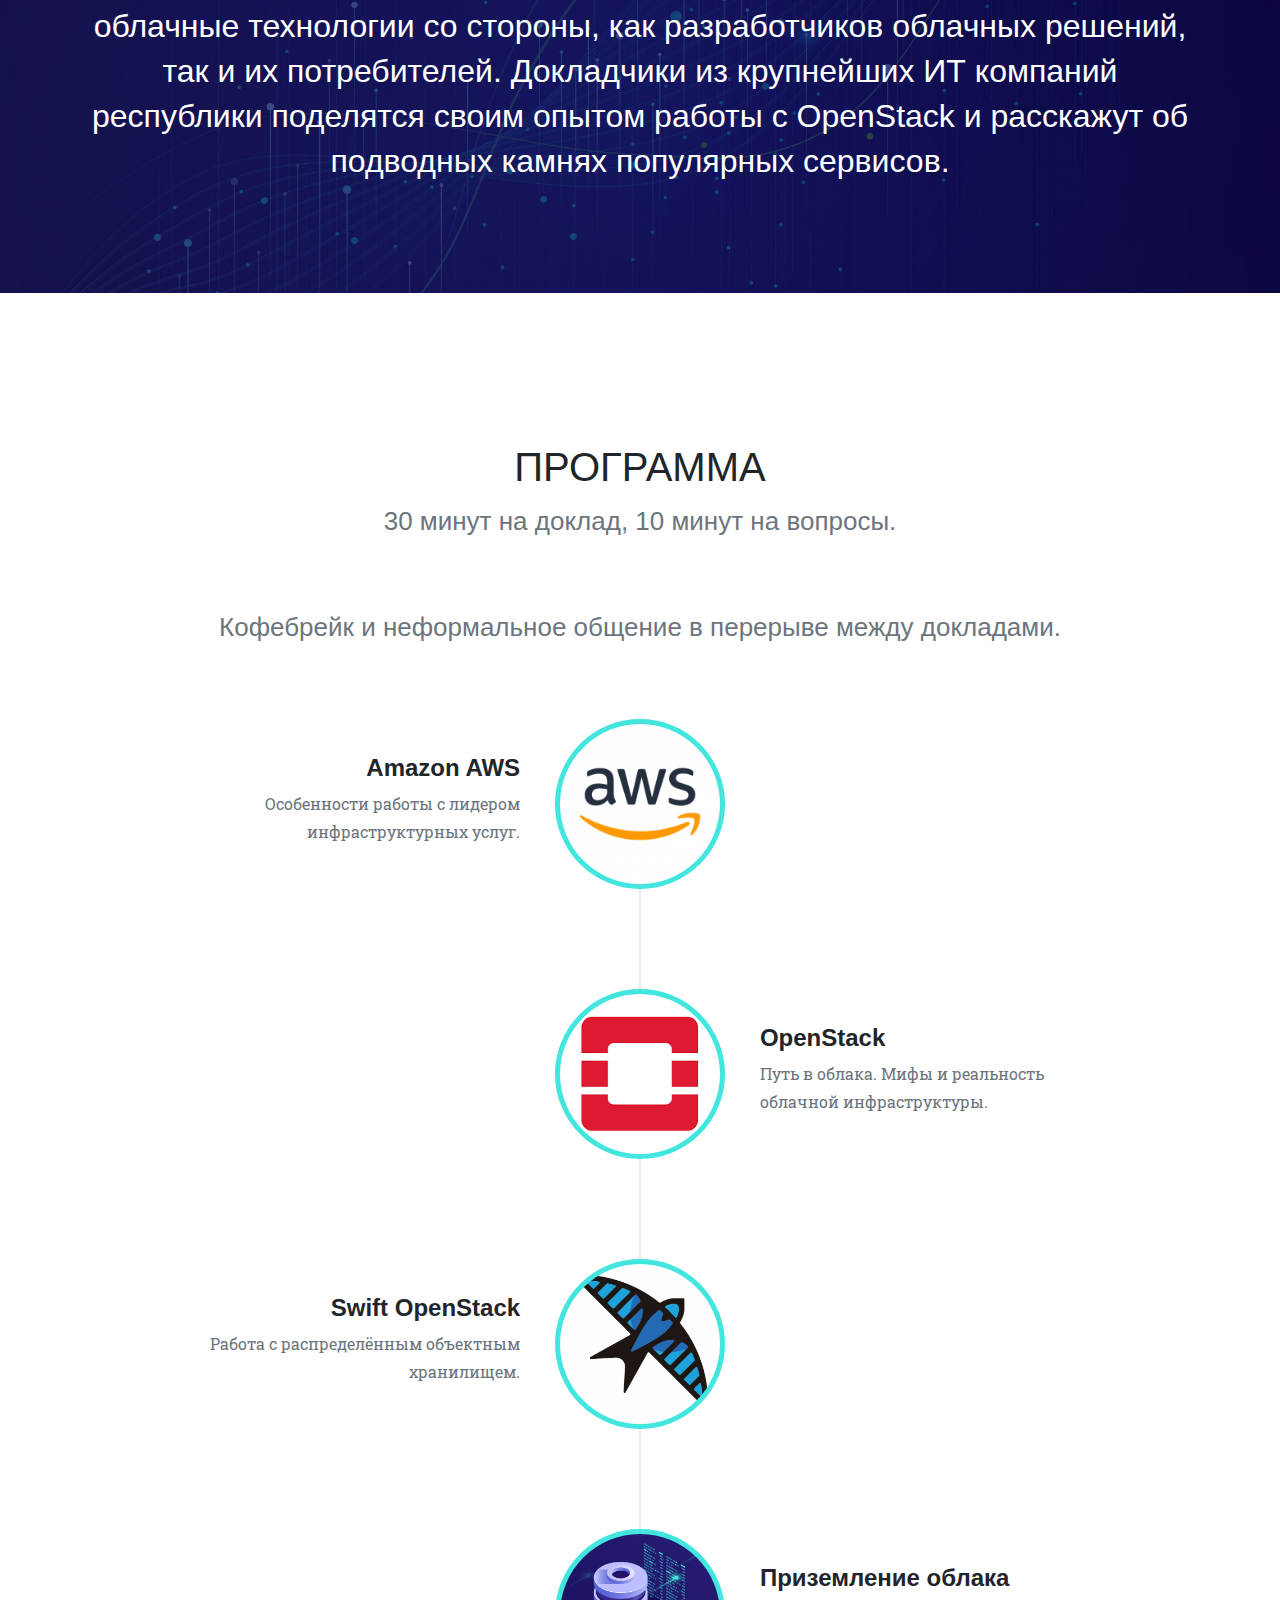
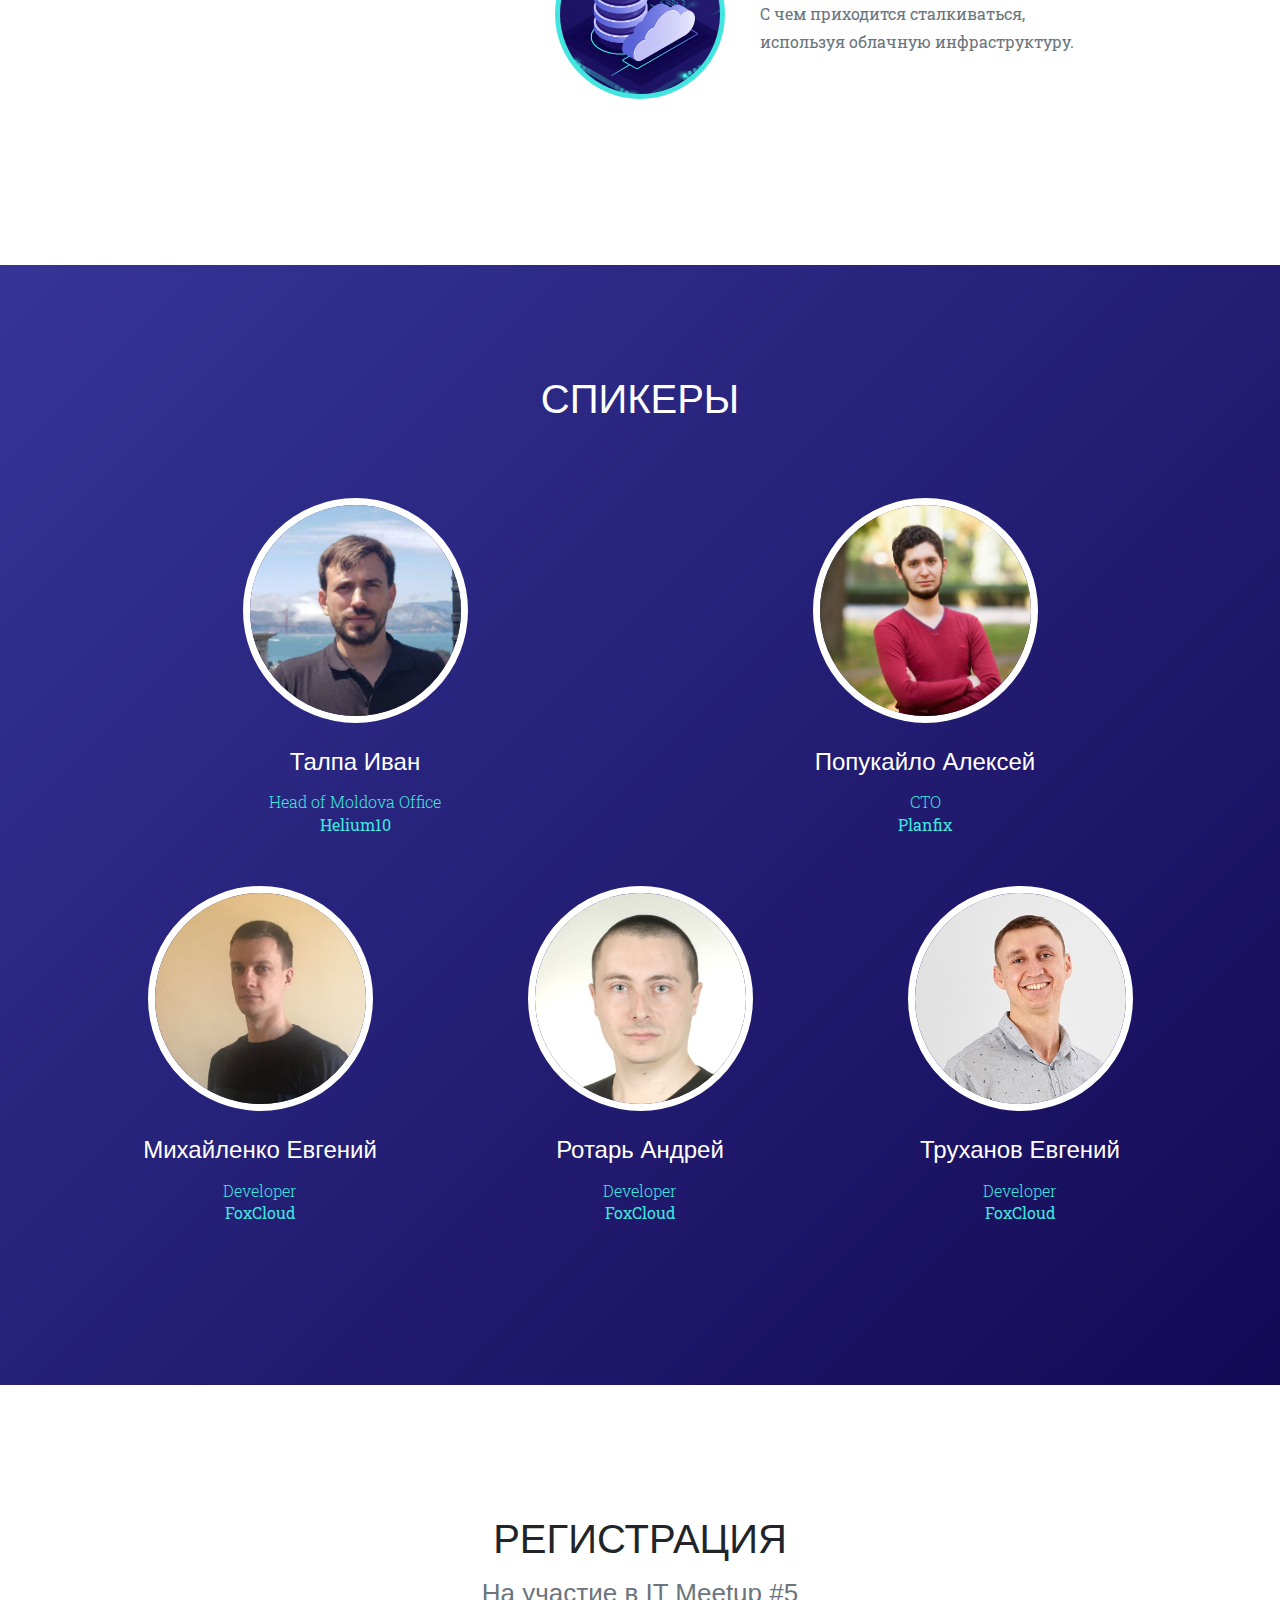
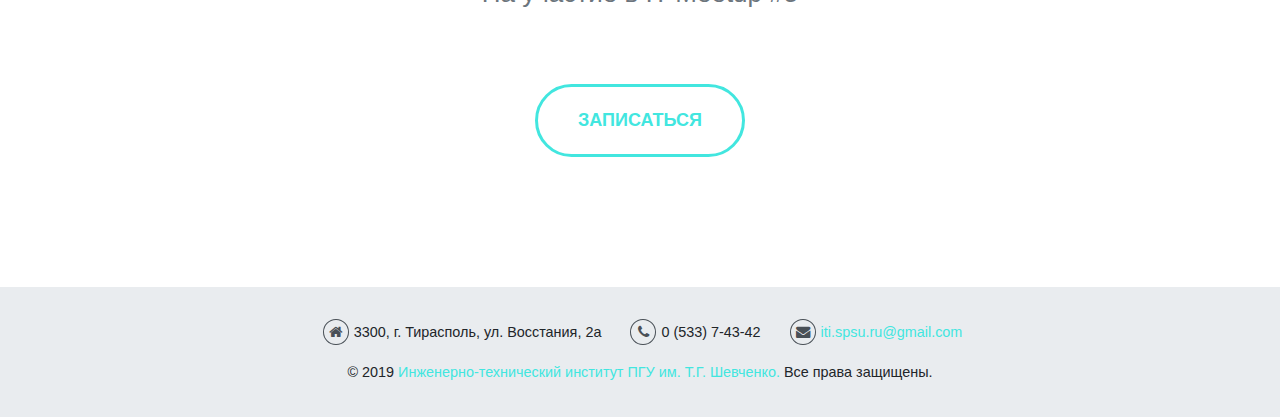
<file: itmeetup5.html>
<!DOCTYPE html>
<html lang="ru">

<head>

  <meta charset="utf-8">
  <meta name="viewport" content="width=device-width, initial-scale=1, shrink-to-fit=no">
  <meta name="description" content="Облачные технологии: инфраструктура, как сервис">
  <meta name="author" content="">

  <title>Облачные технологии - IT-Meetup #5</title>

  <!-- Bootstrap core CSS -->
  <link href="vendor/bootstrap/css/bootstrap.min.css" rel="stylesheet">

  <!-- Custom fonts for this template
  <link href="vendor/fontawesome-free/css/all.min.css" rel="stylesheet" type="text/css"> -->
  <link href="vendor/font-awesome/css/font-awesome.css" rel="stylesheet" type="text/css">
  <link href="https://fonts.googleapis.com/css?family=Montserrat:400,700" rel="stylesheet" type="text/css">
  <link href='https://fonts.googleapis.com/css?family=Kaushan+Script' rel='stylesheet' type='text/css'>
  <link href='https://fonts.googleapis.com/css?family=Droid+Serif:400,700,400italic,700italic' rel='stylesheet' type='text/css'>
  <link href='https://fonts.googleapis.com/css?family=Roboto+Slab:400,100,300,700' rel='stylesheet' type='text/css'>

  <!-- Custom styles for this template -->
  <link href="css/agency.min.css" rel="stylesheet">

  <!-- Favicon -->
  <link rel="apple-touch-icon" sizes="180x180" href="/apple-touch-icon.png">
  <link rel="icon" type="image/png" sizes="32x32" href="/favicon-32x32.png">
  <link rel="icon" type="image/png" sizes="16x16" href="/favicon-16x16.png">
  <link rel="manifest" href="/site.webmanifest">
  <link rel="mask-icon" href="/safari-pinned-tab.svg" color="#5bbad5">
  <meta name="msapplication-TileColor" content="#da532c">
  <meta name="theme-color" content="#ffffff">

</head>

<body id="page-top">

  <!-- Navigation -->
  <nav class="navbar navbar-expand-lg navbar-dark fixed-top" id="mainNav">
    <div class="container">
      <a class="navbar-brand js-scroll-trigger" href="#page-top"></a>
      <button class="navbar-toggler navbar-toggler-right" type="button" data-toggle="collapse" data-target="#navbarResponsive" aria-controls="navbarResponsive" aria-expanded="false" aria-label="Toggle navigation">
        Меню
        <i class="fa fa-bars"></i>
      </button>
      <div class="collapse navbar-collapse" id="navbarResponsive">
        <ul class="navbar-nav text-uppercase ml-auto">
          <li class="nav-item">
            <a class="nav-link js-scroll-trigger" href="#services">Событие</a>
          </li>
          <li class="nav-item">
            <a class="nav-link js-scroll-trigger" href="#about">Программа</a>
          </li>
          <li class="nav-item">
            <a class="nav-link js-scroll-trigger" href="#team">Спикеры</a>
          </li>
          <li class="nav-item">
            <a class="nav-link js-scroll-trigger" href="#contact">Регистрация</a>
          </li>
        </ul>
      </div>
    </div>
  </nav>

  <!-- Header -->
  <header class="masthead" style="background: #150b58 url('img/5/header-bg.jpg') no-repeat scroll left center; background-size: cover;">
    <div class="container">
      <div class="intro-text">
        <div class="intro-heading text-uppercase">IT Meetup #5</div>
        <div class="intro-lead-in">Облачные технологии. <br>Инфраструктура, как сервис.</div>
        <a class="btn btn-primary btn-xl text-uppercase js-scroll-trigger" href="#services">Подробнее</a>
      </div>
    </div>
  </header>

  <!-- Services -->
  <section id="services">
    <div class="container">
      <div class="row">
        <div class="col-lg-12 text-center">
      <!--    <h2 class="section-heading text-uppercase">Событие</h2> -->
          <span class="fa-stack fa-5x">
            <i class="fa fa-wpexplorer fa-stack-1x fa-inverse"></i>
          </span>
		  <h2 class="section-heading text-uppercase">23 ноября 2019г., 10:00</h2>
          <h3 class="section-subheading text-muted">
            г. Тирасполь, ул. Восстания 2а,<br>
			Инженерно-технический институт ПГУ им. Т.Г. Шевченко, аудитория 306В.<br>
			<br>
			Инженерно-технический институт продолжает серию митапов по ИТ-направлениям
            и приглашает специалистов, желающих узнать больше об облачных технологиях. 
			<br><br>Участие бесплатное. Требуется предварительная регистрация.
			</h3>
        </div>
      </div>
      <!--
      <div class="row text-center">
        <div class="col-md-4">
          <span class="fa-stack fa-4x">
            <i class="fa fa-circle fa-stack-2x text-primary"></i>
            <i class="fa fa-shopping-cart fa-stack-1x fa-inverse"></i>
          </span>
          <h4 class="service-heading">E-Commerce</h4>
          <p class="text-muted">Lorem ipsum dolor sit amet, consectetur adipisicing elit. Minima maxime quam architecto quo inventore harum ex magni, dicta impedit.</p>
        </div>
        <div class="col-md-4">
          <span class="fa-stack fa-4x">
            <i class="fas fa-circle fa-stack-2x text-primary"></i>
            <i class="fas fa-laptop fa-stack-1x fa-inverse"></i>
          </span>
          <h4 class="service-heading">Responsive Design</h4>
          <p class="text-muted">Lorem ipsum dolor sit amet, consectetur adipisicing elit. Minima maxime quam architecto quo inventore harum ex magni, dicta impedit.</p>
        </div>
        <div class="col-md-4">
          <span class="fa-stack fa-4x">
            <i class="fas fa-circle fa-stack-2x text-primary"></i>
            <i class="fas fa-lock fa-stack-1x fa-inverse"></i>
          </span>
          <h4 class="service-heading">Web Security</h4>
          <p class="text-muted">Lorem ipsum dolor sit amet, consectetur adipisicing elit. Minima maxime quam architecto quo inventore harum ex magni, dicta impedit.</p>
        </div>
      </div>
      -->
    </div>
  </section>

  <!-- Portfolio Grid -->
  <section class="bg-light" id="portfolio">
    <div class="container">
      <div class="row">
        <div class="col-lg-12 text-center">
          <h3 class="section-subheading">
            Инфраструктура, как сервис. Приходите и вы узнаете: как работают облачные технологии со стороны, как разработчиков облачных решений, так и их потребителей. Докладчики из крупнейших ИТ компаний республики поделятся своим опытом работы с OpenStack и расскажут об подводных камнях популярных сервисов. 
          </h3>
        </div>
      </div>
      <!--
      <div class="row">
        <div class="col-md-4 col-sm-6 portfolio-item">
          <a class="portfolio-link" data-toggle="modal" href="#portfolioModal1">
            <div class="portfolio-hover">
              <div class="portfolio-hover-content">
                <i class="fas fa-plus fa-3x"></i>
              </div>
            </div>
            <img class="img-fluid" src="img/portfolio/01-thumbnail.jpg" alt="">
          </a>
          <div class="portfolio-caption">
            <h4>Threads</h4>
            <p class="text-muted">Illustration</p>
          </div>
        </div>
        <div class="col-md-4 col-sm-6 portfolio-item">
          <a class="portfolio-link" data-toggle="modal" href="#portfolioModal2">
            <div class="portfolio-hover">
              <div class="portfolio-hover-content">
                <i class="fas fa-plus fa-3x"></i>
              </div>
            </div>
            <img class="img-fluid" src="img/portfolio/02-thumbnail.jpg" alt="">
          </a>
          <div class="portfolio-caption">
            <h4>Explore</h4>
            <p class="text-muted">Graphic Design</p>
          </div>
        </div>
        <div class="col-md-4 col-sm-6 portfolio-item">
          <a class="portfolio-link" data-toggle="modal" href="#portfolioModal3">
            <div class="portfolio-hover">
              <div class="portfolio-hover-content">
                <i class="fas fa-plus fa-3x"></i>
              </div>
            </div>
            <img class="img-fluid" src="img/portfolio/03-thumbnail.jpg" alt="">
          </a>
          <div class="portfolio-caption">
            <h4>Finish</h4>
            <p class="text-muted">Identity</p>
          </div>
        </div>
        <div class="col-md-4 col-sm-6 portfolio-item">
          <a class="portfolio-link" data-toggle="modal" href="#portfolioModal4">
            <div class="portfolio-hover">
              <div class="portfolio-hover-content">
                <i class="fas fa-plus fa-3x"></i>
              </div>
            </div>
            <img class="img-fluid" src="img/portfolio/04-thumbnail.jpg" alt="">
          </a>
          <div class="portfolio-caption">
            <h4>Lines</h4>
            <p class="text-muted">Branding</p>
          </div>
        </div>
        <div class="col-md-4 col-sm-6 portfolio-item">
          <a class="portfolio-link" data-toggle="modal" href="#portfolioModal5">
            <div class="portfolio-hover">
              <div class="portfolio-hover-content">
                <i class="fas fa-plus fa-3x"></i>
              </div>
            </div>
            <img class="img-fluid" src="img/portfolio/05-thumbnail.jpg" alt="">
          </a>
          <div class="portfolio-caption">
            <h4>Southwest</h4>
            <p class="text-muted">Website Design</p>
          </div>
        </div>
        <div class="col-md-4 col-sm-6 portfolio-item">
          <a class="portfolio-link" data-toggle="modal" href="#portfolioModal6">
            <div class="portfolio-hover">
              <div class="portfolio-hover-content">
                <i class="fas fa-plus fa-3x"></i>
              </div>
            </div>
            <img class="img-fluid" src="img/portfolio/06-thumbnail.jpg" alt="">
          </a>
          <div class="portfolio-caption">
            <h4>Window</h4>
            <p class="text-muted">Photography</p>
          </div>
        </div>
      </div>
      -->
    </div>
  </section>

  <!-- About -->
  <section id="about">
    <div class="container">
      <div class="row">
        <div class="col-lg-12 text-center">
          <h2 class="section-heading text-uppercase">Программа</h2>
          <h3 class="section-subheading text-muted">30 минут на доклад, 10 минут на вопросы.</h3>
		  <h3 class="section-subheading text-muted">Кофебрейк и неформальное общение в перерыве между докладами.</h3>
        </div>
      </div>
      <div class="row">
        <div class="col-lg-12">
          <ul class="timeline">
            <li>
              <div class="timeline-image">
                <img class="rounded-circle img-fluid" src="img/5/about/1.jpg" alt="">
              </div>
              <div class="timeline-panel">
                <div class="timeline-heading">
                  <h4 class="subheading">Amazon AWS</h4>
                </div>
                <div class="timeline-body">
                  <p class="text-muted">
                    Особенности работы с лидером инфраструктурных услуг.
                  </p>
                </div>
              </div>
            </li>
            <li class="timeline-inverted">
              <div class="timeline-image">
                <img class="rounded-circle img-fluid" src="img/5/about/2.jpg" alt="">
              </div>
              <div class="timeline-panel">
                <div class="timeline-heading">
                  <h4 class="subheading">OpenStack</h4>
                </div>
                <div class="timeline-body">
                  <p class="text-muted">
                    Путь в облака. Мифы и реальность облачной инфраструктуры.
                  </p>
                </div>
              </div>
            </li>
            <li>
              <div class="timeline-image">
                <img class="rounded-circle img-fluid" src="img/5/about/3.jpg" alt="">
              </div>
              <div class="timeline-panel">
                <div class="timeline-heading">
                  <h4 class="subheading">Swift OpenStack</h4>
                </div>
                <div class="timeline-body">
                  <p class="text-muted">Работа с распределённым объектным хранилищем.</p>
                </div>
              </div>
            </li>
            <li class="timeline-inverted">
              <div class="timeline-image">
                <img class="rounded-circle img-fluid" src="img/5/about/4.jpg" alt="">
              </div>
              <div class="timeline-panel">
                <div class="timeline-heading">
                  <h4 class="subheading">Приземление облака</h4>
                </div>
                <div class="timeline-body">
                  <p class="text-muted">
                    С чем приходится сталкиваться, используя облачную инфраструктуру.
                  </p>
                </div>
              </div>
            </li>
          </ul>
        </div>
      </div>
    </div>
  </section>

  <!-- Team -->
  <section class="bg-light" id="team">
    <div class="container">
      <div class="row">
        <div class="col-lg-12 text-center">
          <h2 class="section-heading text-uppercase">Спикеры</h2>
        </div>
      </div>
      <div class="row">
        <div class="col-sm-6">
          <div class="team-member">
            <img class="mx-auto rounded-circle" src="img/5/team/1.jpg" alt="">
            <h4>Талпа Иван</h4>
            <p class="">Head of Moldova Office <br><b><a href="https://helium10.com/" target="_blank" title="Открыть в новой вкладке">Helium10 </a></b></p>
          </div>
        </div>
        <div class="col-sm-6">
          <div class="team-member">
            <img class="mx-auto rounded-circle" src="img/5/team/2.jpg" alt="">
            <h4>Попукайло Алексей</h4>
            <p class="">CTO<br><b><a href="https://planfix.ru/" target="_blank" title="Открыть в новой вкладке">Planfix </a></b></p>
          </div>
        </div>
		</div>
		<div class="row">
        <div class="col-sm-4">
          <div class="team-member">
            <img class="mx-auto rounded-circle" src="img/5/team/3.jpg" alt="">
            <h4>Михайленко Евгений</h4>
            <p class="">Developer<br><b><a href="https://ru.foxcloud.net" target="_blank" title="Открыть в новой вкладке">FoxСloud</a></b></p>
          </div>
        </div>
      
      
        <div class="col-sm-4">
          <div class="team-member">
            <img class="mx-auto rounded-circle" src="img/5/team/4.jpg" alt="">
            <h4>Ротарь Андрей</h4>
            <p class="">Developer <br><b><a href="https://ru.foxcloud.net" target="_blank" title="Открыть в новой вкладке">FoxСloud</a></b>
            </p>
          </div>
        </div>
        <div class="col-sm-4">
          <div class="team-member">
            <img class="mx-auto rounded-circle" src="img/5/team/5.jpg" alt="">
            <h4>Труханов Евгений</h4>
            <p class="">Developer<br><b><a href="https://ru.foxcloud.net" target="_blank" title="Открыть в новой вкладке">FoxСloud</a></b></p>
          </div>
        </div>
      </div>
    </div>
  </section>
  <!-- Contact -->
  <section id="contact">
    <div class="container">
      <div class="row">
        <div class="col-lg-12 text-center">
          <h2 class="section-heading text-uppercase">РЕГИСТРАЦИЯ</h2>
          <h3 class="section-subheading text-muted">На участие в IT Meetup #5</h3>
          <button onclick="window.location.href = 'https://docs.google.com/forms/d/17BwC6oqCkyJWZEGUH_NC6Fvmk3hqmfJohVBW35CAyQA';" id="sendMessageButton" class="btn btn-primary btn-xl text-uppercase" type="submit" title="Открыть в новой вкладке">Записаться</button>
        </div>
      </div>
      <!--
      <div class="row">
        <div class="col-lg-12">
          <form id="contactForm" name="sentMessage" novalidate="novalidate">
            <div class="row">
              <div class="col-md-6">
                <div class="form-group">
                  <input class="form-control" id="name" type="text" placeholder="Your Name *" required="required" data-validation-required-message="Please enter your name.">
                  <p class="help-block text-danger"></p>
                </div>
                <div class="form-group">
                  <input class="form-control" id="email" type="email" placeholder="Your Email *" required="required" data-validation-required-message="Please enter your email address.">
                  <p class="help-block text-danger"></p>
                </div>
                <div class="form-group">
                  <input class="form-control" id="phone" type="tel" placeholder="Your Phone *" required="required" data-validation-required-message="Please enter your phone number.">
                  <p class="help-block text-danger"></p>
                </div>
              </div>
              <div class="col-md-6">
                <div class="form-group">
                  <textarea class="form-control" id="message" placeholder="Your Message *" required="required" data-validation-required-message="Please enter a message."></textarea>
                  <p class="help-block text-danger"></p>
                </div>
              </div>
              <div class="clearfix"></div>
              <div class="col-lg-12 text-center">
                <div id="success"></div>
                <button id="sendMessageButton" class="btn btn-primary btn-xl text-uppercase" type="submit">Send Message</button>
              </div>
            </div>
          </form>
        </div>
      </div>
      -->
    </div>
  </section>

  <!-- Footer -->
  <footer>
    <div class="container">
      <div class="row text-center">
        <span class="copyright">
          <span class="item"><i class="fa fa-home"></i>3300, г. Тирасполь, ул. Восстания, 2а </span><br>
          <span class="item"><i class="fa fa-phone"></i>0 (533) 7-43-42</span><br>
          <span class="item"><i class="fa fa-envelope"></i><a href="mailto:iti.spsu.ru@gmail.com">iti.spsu.ru@gmail.com</a></span>
          </span>
      </div>
      <div class="row">
        <span class="copyright">© <span id="year">2019</span>
          <a href="http://iti.spsu.ru" target="_blank" title="Открыть в новой вкладке">Инженерно-технический институт<br> ПГУ им. Т.Г. Шевченко.</a><br> Все права защищены.
        </span>
      </div>
    </div>
  </footer>

  <!-- Bootstrap core JavaScript -->
  <script src="vendor/jquery/jquery.min.js"></script>
  <script src="vendor/bootstrap/js/bootstrap.bundle.min.js"></script>

  <!-- Plugin JavaScript -->
  <script src="vendor/jquery-easing/jquery.easing.min.js"></script>

  <!-- Contact form JavaScript -->
  <script src="js/jqBootstrapValidation.js"></script>
  <script src="js/contact_me.js"></script>

  <!-- Custom scripts for this template -->
  <script src="js/agency.min.js"></script>

</body>

</html>
</file>
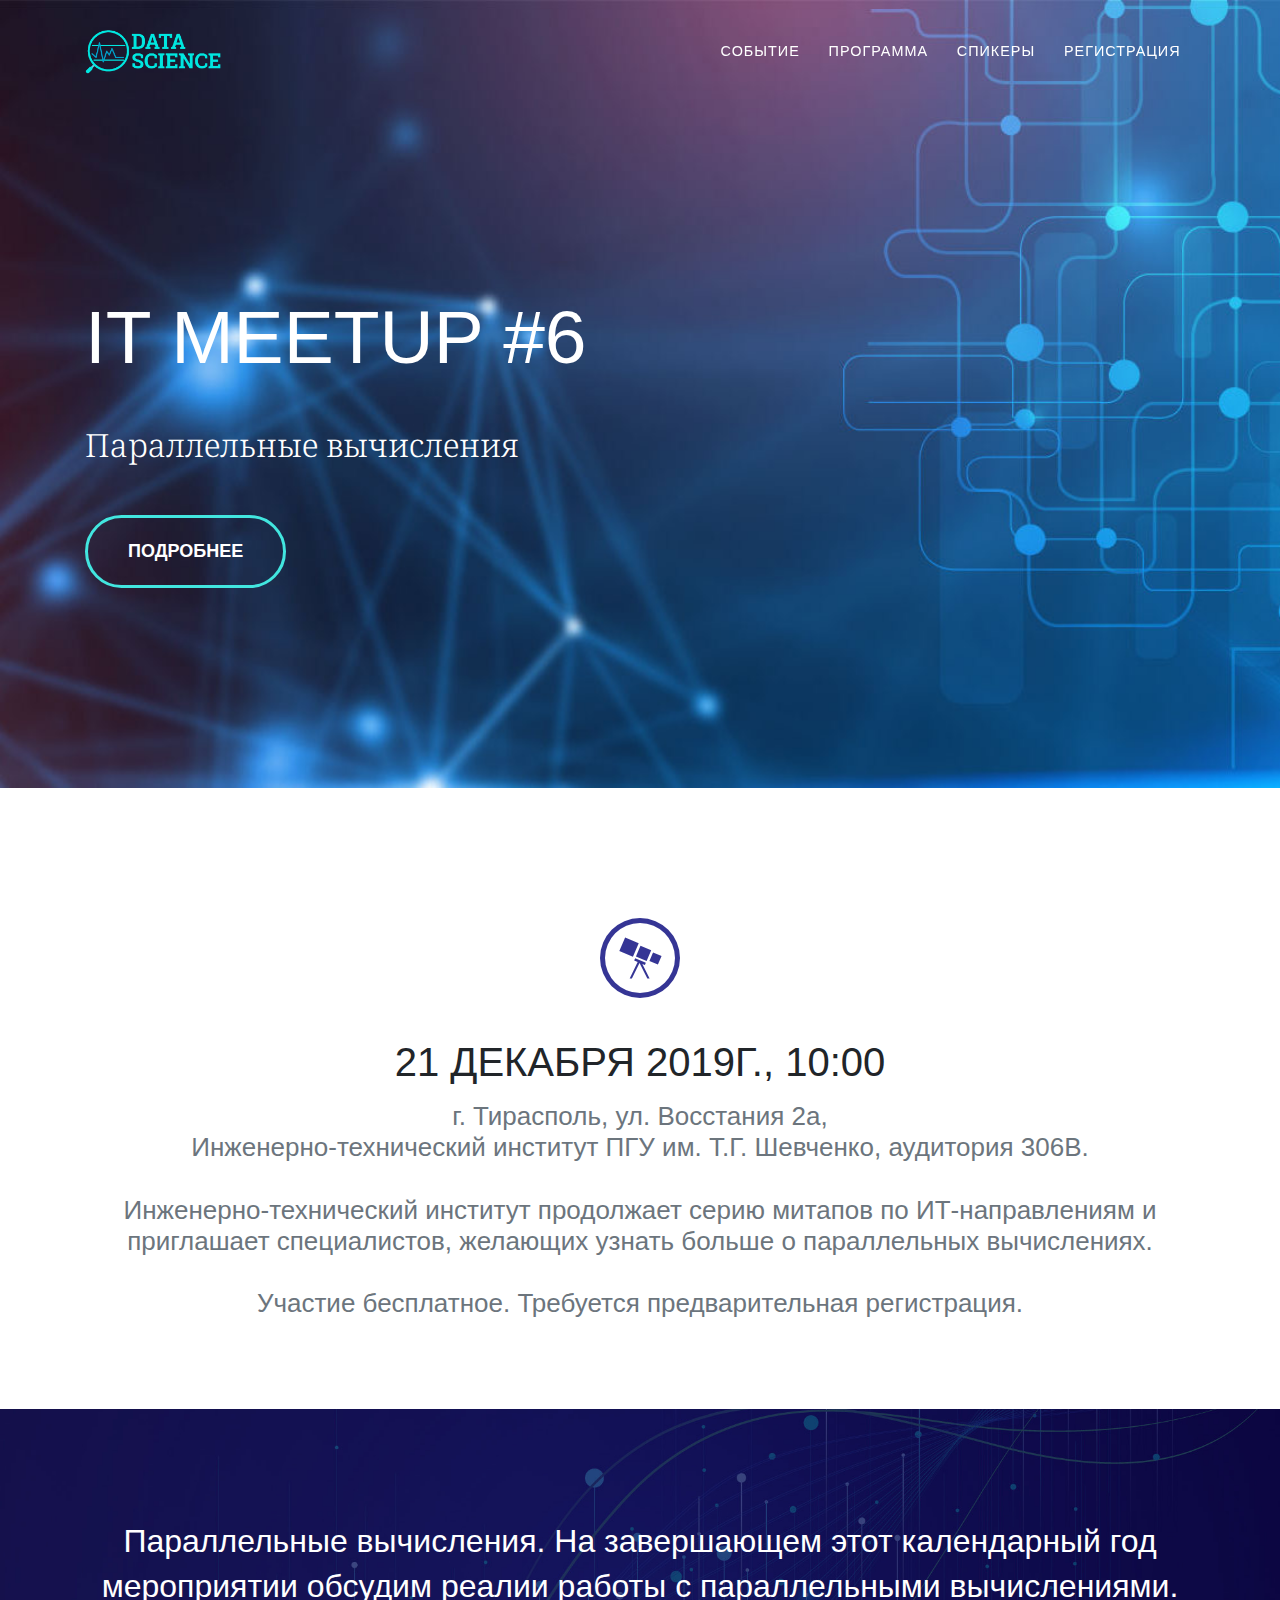
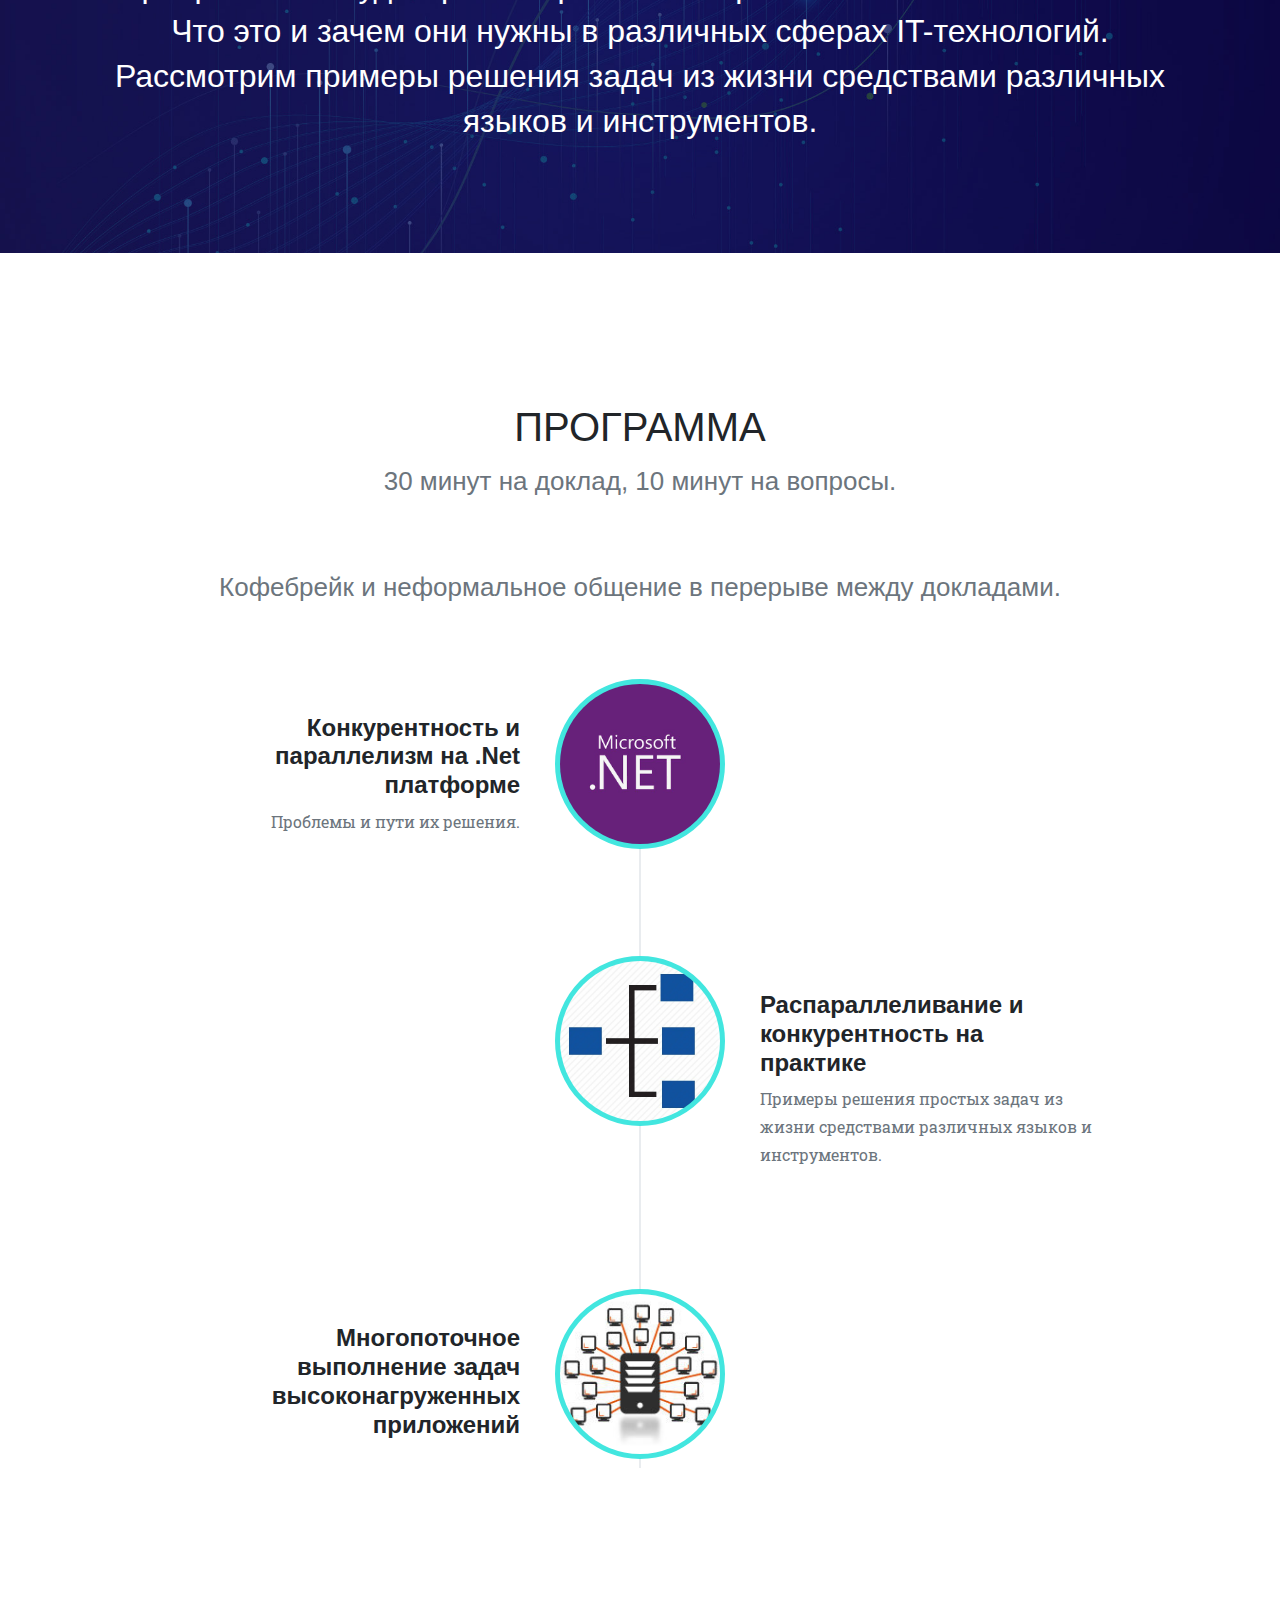
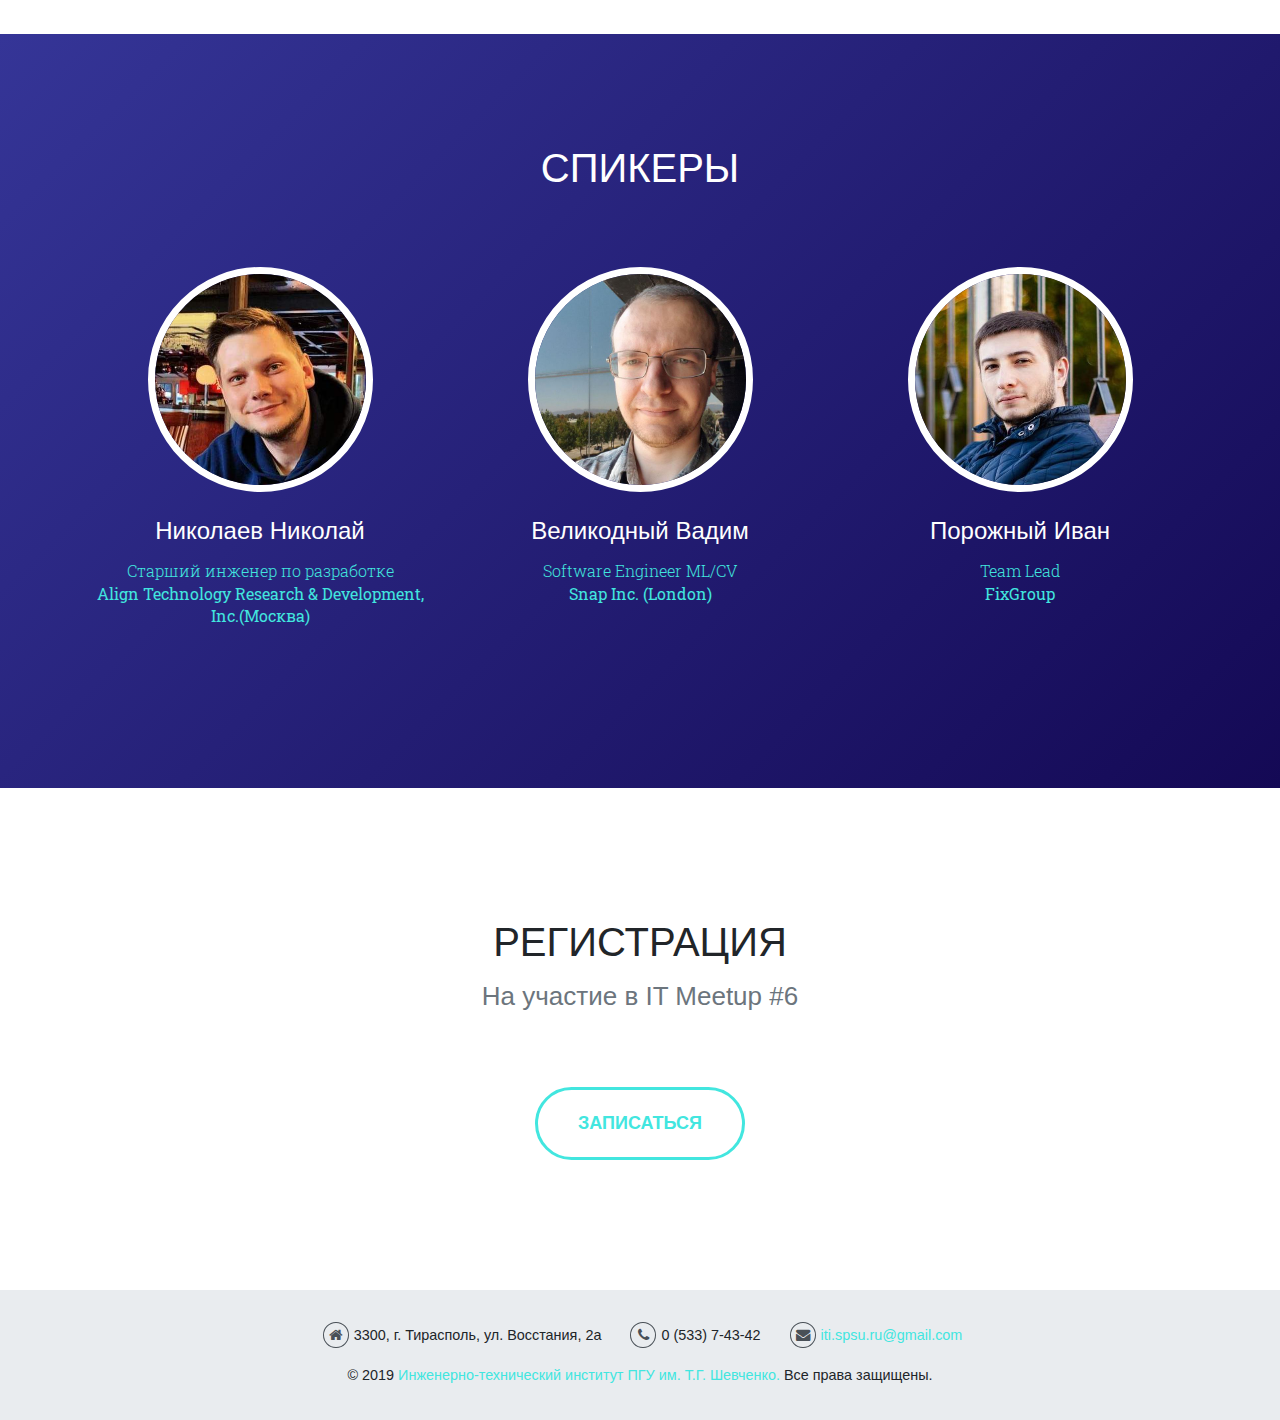
<file: itmeetup6.html>
<!DOCTYPE html>
<html lang="ru">

<head>

  <meta charset="utf-8">
  <meta name="viewport" content="width=device-width, initial-scale=1, shrink-to-fit=no">
  <meta name="description" content="Параллельные вычисления">
  <meta name="author" content="">

  <title>Параллельные вычисления - IT-Meetup #6</title>

  <!-- Bootstrap core CSS -->
  <link href="vendor/bootstrap/css/bootstrap.min.css" rel="stylesheet">

  <!-- Custom fonts for this template
  <link href="vendor/fontawesome-free/css/all.min.css" rel="stylesheet" type="text/css"> -->
  <link href="vendor/font-awesome/css/font-awesome.css" rel="stylesheet" type="text/css">
  <link href="https://fonts.googleapis.com/css?family=Montserrat:400,700" rel="stylesheet" type="text/css">
  <link href='https://fonts.googleapis.com/css?family=Kaushan+Script' rel='stylesheet' type='text/css'>
  <link href='https://fonts.googleapis.com/css?family=Droid+Serif:400,700,400italic,700italic' rel='stylesheet' type='text/css'>
  <link href='https://fonts.googleapis.com/css?family=Roboto+Slab:400,100,300,700' rel='stylesheet' type='text/css'>

  <!-- Custom styles for this template -->
  <link href="css/agency.min.css" rel="stylesheet">

  <!-- Favicon -->
  <link rel="apple-touch-icon" sizes="180x180" href="/apple-touch-icon.png">
  <link rel="icon" type="image/png" sizes="32x32" href="/favicon-32x32.png">
  <link rel="icon" type="image/png" sizes="16x16" href="/favicon-16x16.png">
  <link rel="manifest" href="/site.webmanifest">
  <link rel="mask-icon" href="/safari-pinned-tab.svg" color="#5bbad5">
  <meta name="msapplication-TileColor" content="#da532c">
  <meta name="theme-color" content="#ffffff">

</head>

<body id="page-top">

  <!-- Navigation -->
  <nav class="navbar navbar-expand-lg navbar-dark fixed-top" id="mainNav">
    <div class="container">
      <a class="navbar-brand js-scroll-trigger" href="#page-top"></a>
      <button class="navbar-toggler navbar-toggler-right" type="button" data-toggle="collapse" data-target="#navbarResponsive" aria-controls="navbarResponsive" aria-expanded="false" aria-label="Toggle navigation">
        Меню
        <i class="fa fa-bars"></i>
      </button>
      <div class="collapse navbar-collapse" id="navbarResponsive">
        <ul class="navbar-nav text-uppercase ml-auto">
          <li class="nav-item">
            <a class="nav-link js-scroll-trigger" href="#services">Событие</a>
          </li>
          <li class="nav-item">
            <a class="nav-link js-scroll-trigger" href="#about">Программа</a>
          </li>
          <li class="nav-item">
            <a class="nav-link js-scroll-trigger" href="#team">Спикеры</a>
          </li>
          <li class="nav-item">
            <a class="nav-link js-scroll-trigger" href="#contact">Регистрация</a>
          </li>
        </ul>
      </div>
    </div>
  </nav>

  <!-- Header -->
  <header class="masthead" style="background: #150b58 url('img/6/header-bg.jpg') no-repeat scroll left center; background-size: cover;">
    <div class="container">
      <div class="intro-text">
        <div class="intro-heading text-uppercase">IT Meetup #6</div>
        <div class="intro-lead-in">Параллельные вычисления <br></div>
        <a class="btn btn-primary btn-xl text-uppercase js-scroll-trigger" href="#services">Подробнее</a>
      </div>
    </div>
  </header>

  <!-- Services -->
  <section id="services">
    <div class="container">
      <div class="row">
        <div class="col-lg-12 text-center">
      <!--    <h2 class="section-heading text-uppercase">Событие</h2> -->
          <span class="fa-stack fa-5x">
            <i class="fa fa-wpexplorer fa-stack-1x fa-inverse"></i>
          </span>
		  <h2 class="section-heading text-uppercase">21 декабря 2019г., 10:00</h2>
          <h3 class="section-subheading text-muted">
            г. Тирасполь, ул. Восстания 2а,<br>
			Инженерно-технический институт ПГУ им. Т.Г. Шевченко, аудитория 306В.<br>
			<br>
			Инженерно-технический институт продолжает серию митапов по ИТ-направлениям
            и приглашает специалистов, желающих узнать больше о параллельных вычислениях. 
			<br><br>Участие бесплатное. Требуется предварительная регистрация.
			</h3>
        </div>
      </div>
      <!--
      <div class="row text-center">
        <div class="col-md-4">
          <span class="fa-stack fa-4x">
            <i class="fa fa-circle fa-stack-2x text-primary"></i>
            <i class="fa fa-shopping-cart fa-stack-1x fa-inverse"></i>
          </span>
          <h4 class="service-heading">E-Commerce</h4>
          <p class="text-muted">Lorem ipsum dolor sit amet, consectetur adipisicing elit. Minima maxime quam architecto quo inventore harum ex magni, dicta impedit.</p>
        </div>
        <div class="col-md-4">
          <span class="fa-stack fa-4x">
            <i class="fas fa-circle fa-stack-2x text-primary"></i>
            <i class="fas fa-laptop fa-stack-1x fa-inverse"></i>
          </span>
          <h4 class="service-heading">Responsive Design</h4>
          <p class="text-muted">Lorem ipsum dolor sit amet, consectetur adipisicing elit. Minima maxime quam architecto quo inventore harum ex magni, dicta impedit.</p>
        </div>
        <div class="col-md-4">
          <span class="fa-stack fa-4x">
            <i class="fas fa-circle fa-stack-2x text-primary"></i>
            <i class="fas fa-lock fa-stack-1x fa-inverse"></i>
          </span>
          <h4 class="service-heading">Web Security</h4>
          <p class="text-muted">Lorem ipsum dolor sit amet, consectetur adipisicing elit. Minima maxime quam architecto quo inventore harum ex magni, dicta impedit.</p>
        </div>
      </div>
      -->
    </div>
  </section>

  <!-- Portfolio Grid -->
  <section class="bg-light" id="portfolio">
    <div class="container">
      <div class="row">
        <div class="col-lg-12 text-center">
          <h3 class="section-subheading">
            Параллельные вычисления. На завершающем этот календарный год мероприятии обсудим реалии работы с параллельными вычислениями. <br>Что это и зачем они нужны в различных сферах IT-технологий. <br>Рассмотрим примеры решения задач из жизни средствами различных языков и инструментов. 
          </h3>
        </div>
      </div>
      <!--
      <div class="row">
        <div class="col-md-4 col-sm-6 portfolio-item">
          <a class="portfolio-link" data-toggle="modal" href="#portfolioModal1">
            <div class="portfolio-hover">
              <div class="portfolio-hover-content">
                <i class="fas fa-plus fa-3x"></i>
              </div>
            </div>
            <img class="img-fluid" src="img/portfolio/01-thumbnail.jpg" alt="">
          </a>
          <div class="portfolio-caption">
            <h4>Threads</h4>
            <p class="text-muted">Illustration</p>
          </div>
        </div>
        <div class="col-md-4 col-sm-6 portfolio-item">
          <a class="portfolio-link" data-toggle="modal" href="#portfolioModal2">
            <div class="portfolio-hover">
              <div class="portfolio-hover-content">
                <i class="fas fa-plus fa-3x"></i>
              </div>
            </div>
            <img class="img-fluid" src="img/portfolio/02-thumbnail.jpg" alt="">
          </a>
          <div class="portfolio-caption">
            <h4>Explore</h4>
            <p class="text-muted">Graphic Design</p>
          </div>
        </div>
        <div class="col-md-4 col-sm-6 portfolio-item">
          <a class="portfolio-link" data-toggle="modal" href="#portfolioModal3">
            <div class="portfolio-hover">
              <div class="portfolio-hover-content">
                <i class="fas fa-plus fa-3x"></i>
              </div>
            </div>
            <img class="img-fluid" src="img/portfolio/03-thumbnail.jpg" alt="">
          </a>
          <div class="portfolio-caption">
            <h4>Finish</h4>
            <p class="text-muted">Identity</p>
          </div>
        </div>
        <div class="col-md-4 col-sm-6 portfolio-item">
          <a class="portfolio-link" data-toggle="modal" href="#portfolioModal4">
            <div class="portfolio-hover">
              <div class="portfolio-hover-content">
                <i class="fas fa-plus fa-3x"></i>
              </div>
            </div>
            <img class="img-fluid" src="img/portfolio/04-thumbnail.jpg" alt="">
          </a>
          <div class="portfolio-caption">
            <h4>Lines</h4>
            <p class="text-muted">Branding</p>
          </div>
        </div>
        <div class="col-md-4 col-sm-6 portfolio-item">
          <a class="portfolio-link" data-toggle="modal" href="#portfolioModal5">
            <div class="portfolio-hover">
              <div class="portfolio-hover-content">
                <i class="fas fa-plus fa-3x"></i>
              </div>
            </div>
            <img class="img-fluid" src="img/portfolio/05-thumbnail.jpg" alt="">
          </a>
          <div class="portfolio-caption">
            <h4>Southwest</h4>
            <p class="text-muted">Website Design</p>
          </div>
        </div>
        <div class="col-md-4 col-sm-6 portfolio-item">
          <a class="portfolio-link" data-toggle="modal" href="#portfolioModal6">
            <div class="portfolio-hover">
              <div class="portfolio-hover-content">
                <i class="fas fa-plus fa-3x"></i>
              </div>
            </div>
            <img class="img-fluid" src="img/portfolio/06-thumbnail.jpg" alt="">
          </a>
          <div class="portfolio-caption">
            <h4>Window</h4>
            <p class="text-muted">Photography</p>
          </div>
        </div>
      </div>
      -->
    </div>
  </section>

  <!-- About -->
  <section id="about">
    <div class="container">
      <div class="row">
        <div class="col-lg-12 text-center">
          <h2 class="section-heading text-uppercase">Программа</h2>
          <h3 class="section-subheading text-muted">30 минут на доклад, 10 минут на вопросы.</h3>
		  <h3 class="section-subheading text-muted">Кофебрейк и неформальное общение в перерыве между докладами.</h3>
        </div>
      </div>
      <div class="row">
        <div class="col-lg-12">
          <ul class="timeline">
            <li>
              <div class="timeline-image">
                <img class="rounded-circle img-fluid" src="img/6/about/1.jpg" alt="">
              </div>
              <div class="timeline-panel">
                <div class="timeline-heading">
                  <h4 class="subheading">Конкурентность и параллелизм на .Net платформе </h4>
                </div>
                <div class="timeline-body">
                  <p class="text-muted">
                    Проблемы и пути их решения.
                  </p>
                </div>
              </div>
            </li>
            <li class="timeline-inverted">
              <div class="timeline-image">
                <img class="rounded-circle img-fluid" src="img/6/about/2.jpg" alt="">
              </div>
              <div class="timeline-panel">
                <div class="timeline-heading">
                  <h4 class="subheading">Распараллеливание и конкурентность на практике</h4>
                </div>
                <div class="timeline-body">
                  <p class="text-muted">
                    Примеры решения простых задач из жизни средствами различных языков и инструментов.
                  </p>
                </div>
              </div>
            </li>
            <li>
              <div class="timeline-image">
                <img class="rounded-circle img-fluid" src="img/6/about/3.jpg" alt="">
              </div>
              <div class="timeline-panel">
                <div class="timeline-heading">
                  <h4 class="subheading">Многопоточное выполнение задач высоконагруженных приложений</h4>
                </div>
                <div class="timeline-body">
                  <p class="text-muted"></p>
                </div>
              </div>
            </li>
          </ul>
        </div>
      </div>
    </div>
  </section>

  <!-- Team -->
  <section class="bg-light" id="team">
    <div class="container">
      <div class="row">
        <div class="col-lg-12 text-center">
          <h2 class="section-heading text-uppercase">Спикеры</h2>
        </div>
      </div>
      <div class="row">
        <div class="col-sm-4">
          <div class="team-member">
            <img class="mx-auto rounded-circle" src="img/6/team/1.jpg" alt="">
            <h4>Николаев Николай</h4>
            <p class="">Старший инженер по разработке<br><b><a href="https://www.aligntech.com/" target="_blank" title="Открыть в новой вкладке">Align Technology Research & Development, Inc.(Москва) </a></b></p>
          </div>
        </div>
        <div class="col-sm-4">
          <div class="team-member">
            <img class="mx-auto rounded-circle" src="img/6/team/2.jpg" alt="">
            <h4>Великодный Вадим</h4>
            <p class="">Software Engineer ML/CV<br><b><a href="https://www.snap.com/" target="_blank" title="Открыть в новой вкладке">Snap Inc. (London) </a></b></p>
          </div>
        </div>
        <div class="col-sm-4">
          <div class="team-member">
            <img class="mx-auto rounded-circle" src="img/6/team/3.jpg" alt="">
            <h4>Порожный Иван</h4>
            <p class="">Team Lead<br><b>FixGroup</b></p>
          </div>
        </div>
		</div>
      </div>
    </div>
  </section>
  <!-- Contact -->
  <section id="contact">
    <div class="container">
      <div class="row">
        <div class="col-lg-12 text-center">
          <h2 class="section-heading text-uppercase">РЕГИСТРАЦИЯ</h2>
          <h3 class="section-subheading text-muted">На участие в IT Meetup #6</h3>
          <button onclick="window.location.href = 'https://docs.google.com/forms/d/1lvRH96z_AXZFdcf9TYjyUUiLMqFu0VhrlzzYAbzmKpc';" id="sendMessageButton" class="btn btn-primary btn-xl text-uppercase" type="submit" title="Открыть в новой вкладке">Записаться</button>
        </div>
      </div>
      <!--
      <div class="row">
        <div class="col-lg-12">
          <form id="contactForm" name="sentMessage" novalidate="novalidate">
            <div class="row">
              <div class="col-md-6">
                <div class="form-group">
                  <input class="form-control" id="name" type="text" placeholder="Your Name *" required="required" data-validation-required-message="Please enter your name.">
                  <p class="help-block text-danger"></p>
                </div>
                <div class="form-group">
                  <input class="form-control" id="email" type="email" placeholder="Your Email *" required="required" data-validation-required-message="Please enter your email address.">
                  <p class="help-block text-danger"></p>
                </div>
                <div class="form-group">
                  <input class="form-control" id="phone" type="tel" placeholder="Your Phone *" required="required" data-validation-required-message="Please enter your phone number.">
                  <p class="help-block text-danger"></p>
                </div>
              </div>
              <div class="col-md-6">
                <div class="form-group">
                  <textarea class="form-control" id="message" placeholder="Your Message *" required="required" data-validation-required-message="Please enter a message."></textarea>
                  <p class="help-block text-danger"></p>
                </div>
              </div>
              <div class="clearfix"></div>
              <div class="col-lg-12 text-center">
                <div id="success"></div>
                <button id="sendMessageButton" class="btn btn-primary btn-xl text-uppercase" type="submit">Send Message</button>
              </div>
            </div>
          </form>
        </div>
      </div>
      -->
    </div>
  </section>

  <!-- Footer -->
  <footer>
    <div class="container">
      <div class="row text-center">
        <span class="copyright">
          <span class="item"><i class="fa fa-home"></i>3300, г. Тирасполь, ул. Восстания, 2а </span><br>
          <span class="item"><i class="fa fa-phone"></i>0 (533) 7-43-42</span><br>
          <span class="item"><i class="fa fa-envelope"></i><a href="mailto:iti.spsu.ru@gmail.com">iti.spsu.ru@gmail.com</a></span>
          </span>
      </div>
      <div class="row">
        <span class="copyright">© <span id="year">2019</span>
          <a href="http://iti.spsu.ru" target="_blank" title="Открыть в новой вкладке">Инженерно-технический институт<br> ПГУ им. Т.Г. Шевченко.</a><br> Все права защищены.
        </span>
      </div>
    </div>
  </footer>

  <!-- Bootstrap core JavaScript -->
  <script src="vendor/jquery/jquery.min.js"></script>
  <script src="vendor/bootstrap/js/bootstrap.bundle.min.js"></script>

  <!-- Plugin JavaScript -->
  <script src="vendor/jquery-easing/jquery.easing.min.js"></script>

  <!-- Contact form JavaScript -->
  <script src="js/jqBootstrapValidation.js"></script>
  <script src="js/contact_me.js"></script>

  <!-- Custom scripts for this template -->
  <script src="js/agency.min.js"></script>

</body>

</html>
</file>
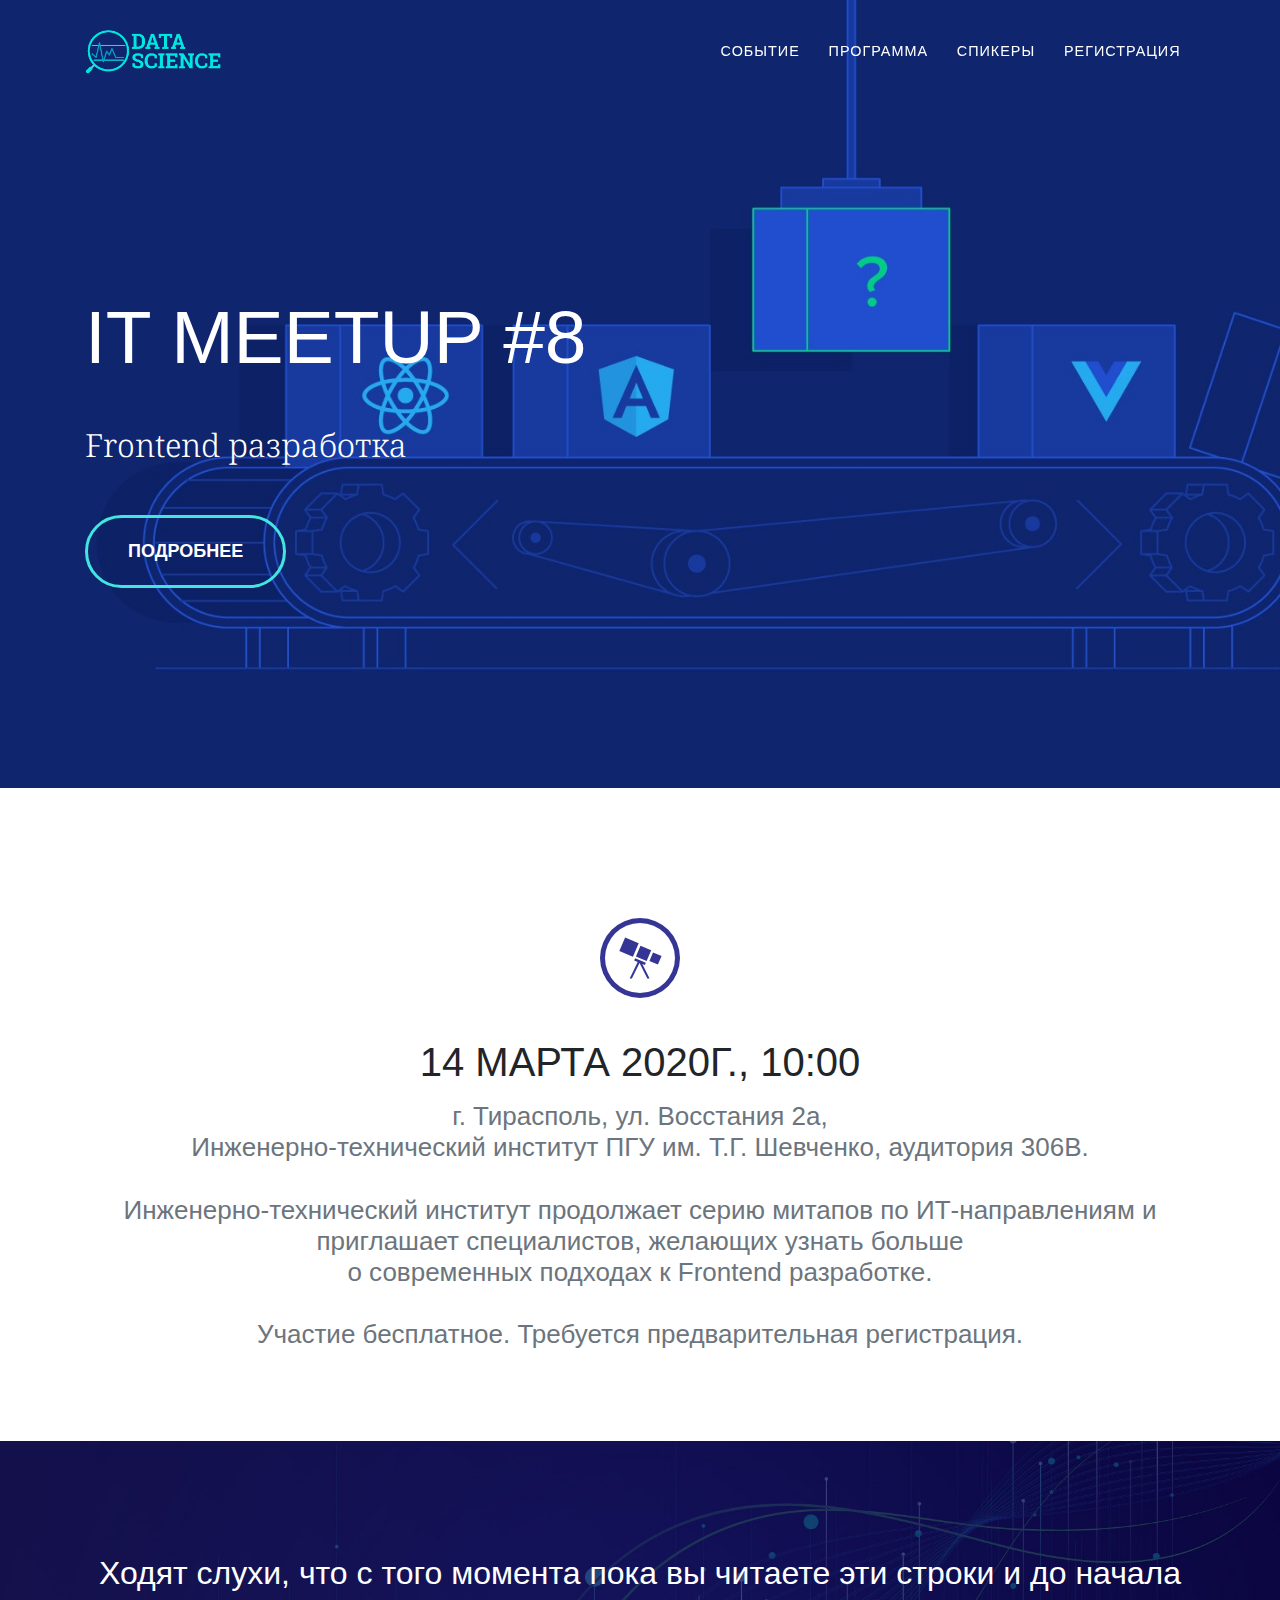
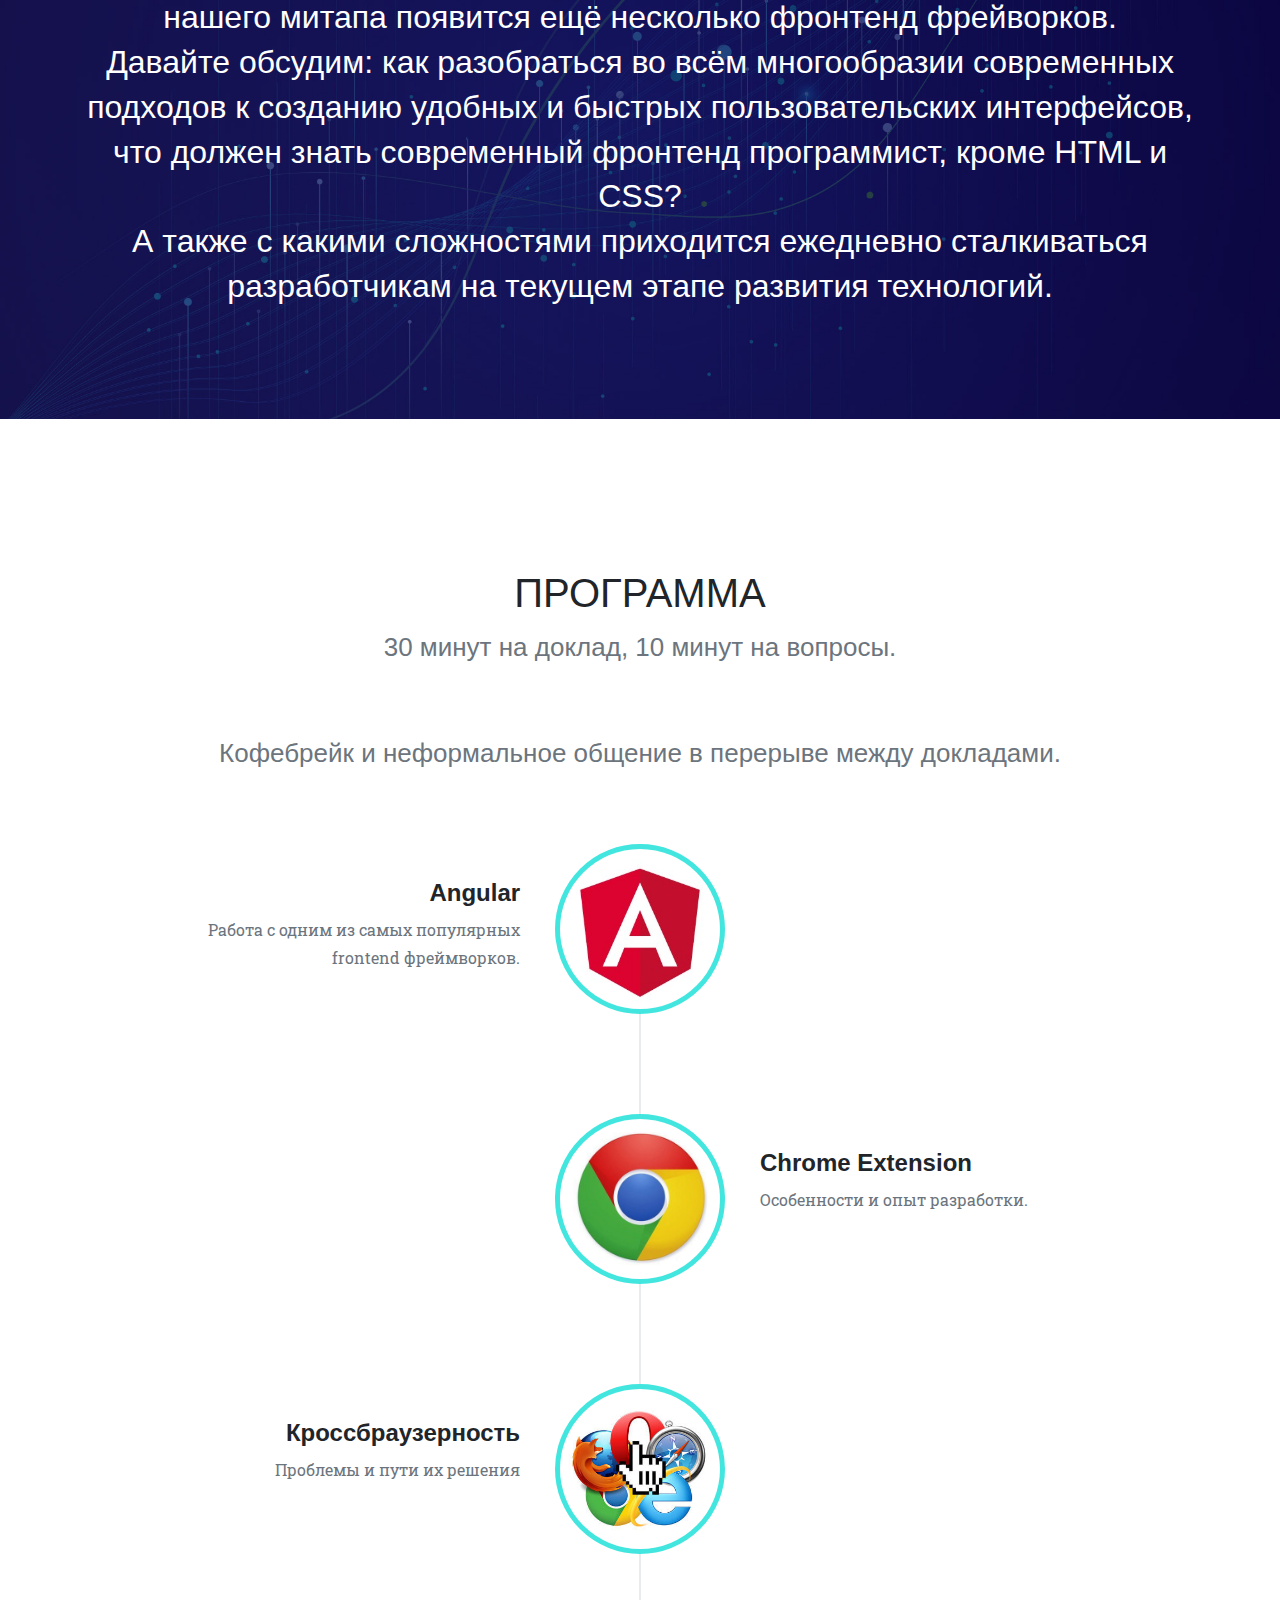
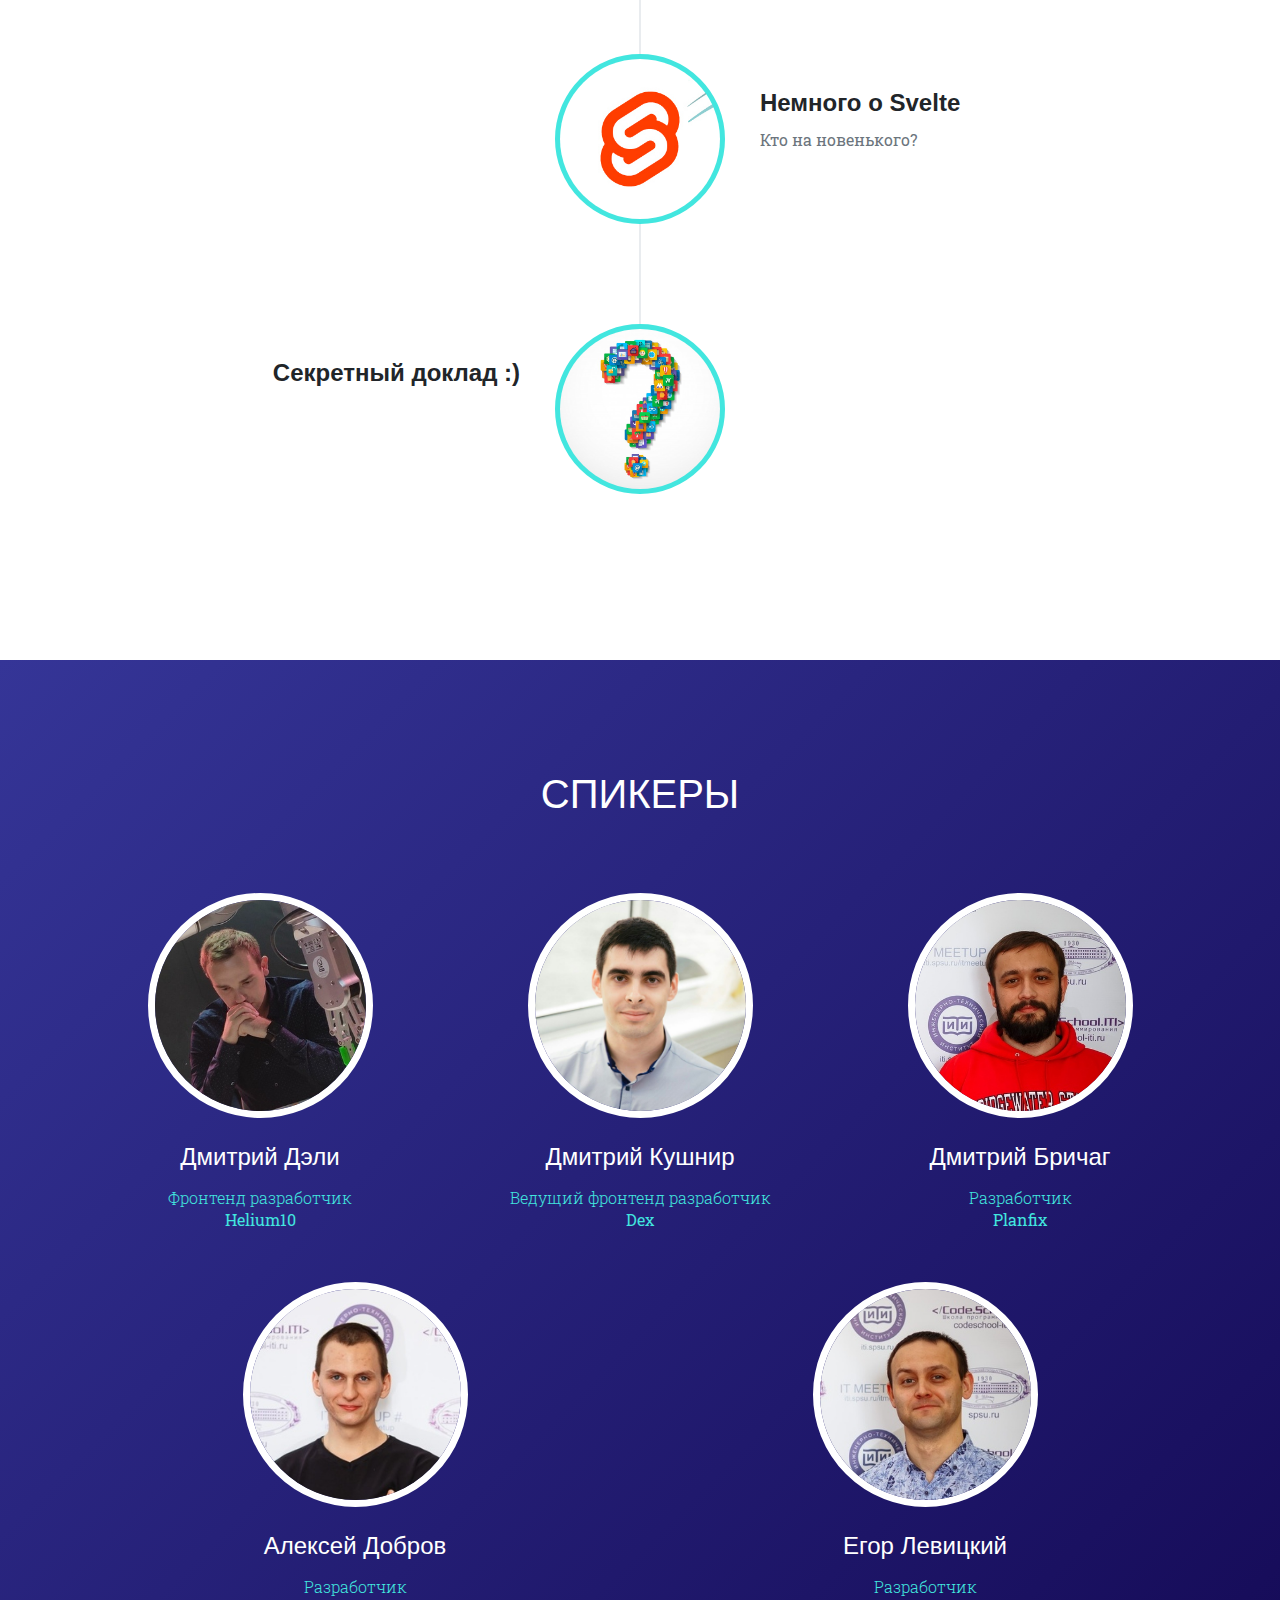
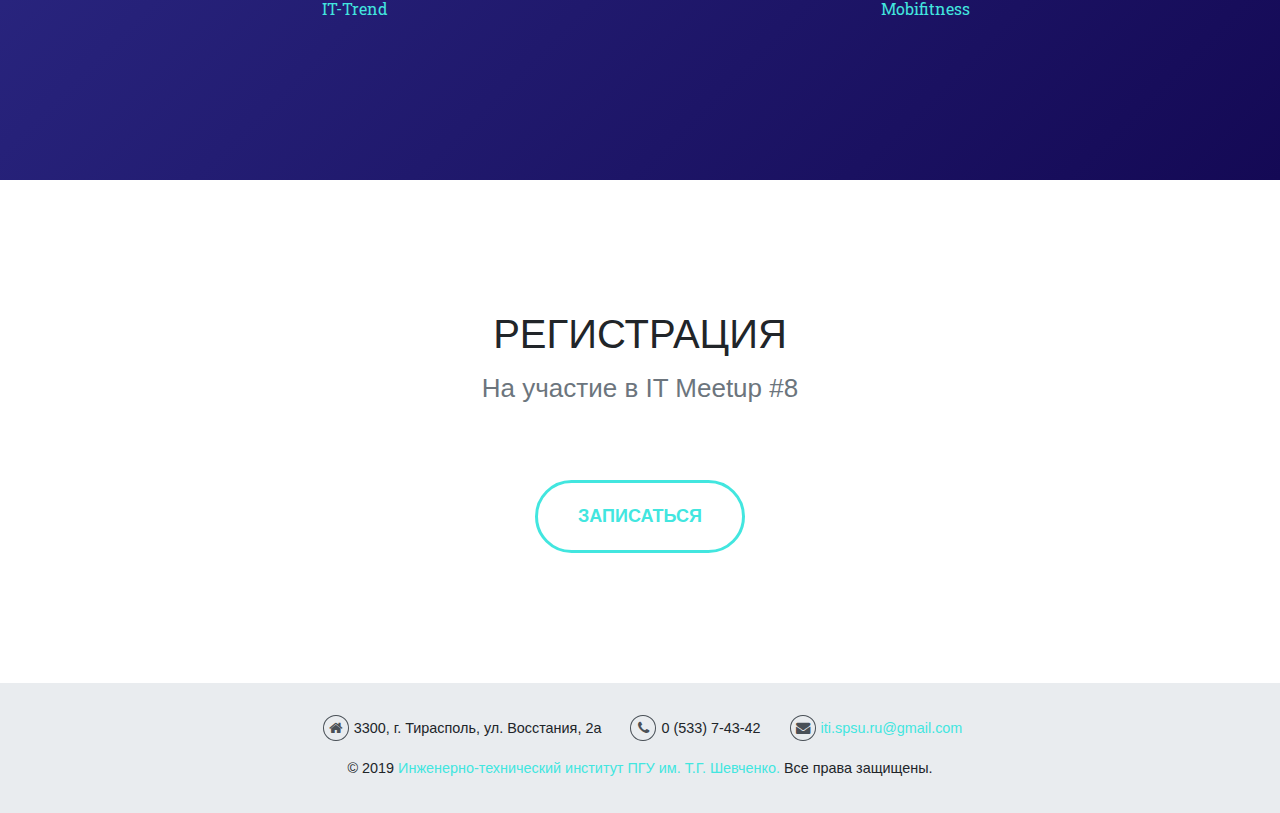
<file: itmeetup8.html>
<!DOCTYPE html>
<html lang="ru">

<head>

  <meta charset="utf-8">
  <meta name="viewport" content="width=device-width, initial-scale=1, shrink-to-fit=no">
  <meta name="description" content="Frontend разработка - IT-Meetup #8">
  <meta name="author" content="">

  <title>Frontend разработка - IT-Meetup #8</title>

  <!-- Bootstrap core CSS -->
  <link href="vendor/bootstrap/css/bootstrap.min.css" rel="stylesheet">

  <!-- Custom fonts for this template
  <link href="vendor/fontawesome-free/css/all.min.css" rel="stylesheet" type="text/css"> -->
  <link href="vendor/font-awesome/css/font-awesome.css" rel="stylesheet" type="text/css">
  <link href="https://fonts.googleapis.com/css?family=Montserrat:400,700" rel="stylesheet" type="text/css">
  <link href='https://fonts.googleapis.com/css?family=Kaushan+Script' rel='stylesheet' type='text/css'>
  <link href='https://fonts.googleapis.com/css?family=Droid+Serif:400,700,400italic,700italic' rel='stylesheet' type='text/css'>
  <link href='https://fonts.googleapis.com/css?family=Roboto+Slab:400,100,300,700' rel='stylesheet' type='text/css'>

  <!-- Custom styles for this template -->
  <link href="css/agency.min.css" rel="stylesheet">

  <!-- Favicon -->
  <link rel="apple-touch-icon" sizes="180x180" href="/apple-touch-icon.png">
  <link rel="icon" type="image/png" sizes="32x32" href="/favicon-32x32.png">
  <link rel="icon" type="image/png" sizes="16x16" href="/favicon-16x16.png">
  <link rel="manifest" href="/site.webmanifest">
  <link rel="mask-icon" href="/safari-pinned-tab.svg" color="#5bbad5">
  <meta name="msapplication-TileColor" content="#da532c">
  <meta name="theme-color" content="#ffffff">

</head>

<body id="page-top">

  <!-- Navigation -->
  <nav class="navbar navbar-expand-lg navbar-dark fixed-top" id="mainNav">
    <div class="container">
      <a class="navbar-brand js-scroll-trigger" href="#page-top"></a>
      <button class="navbar-toggler navbar-toggler-right" type="button" data-toggle="collapse" data-target="#navbarResponsive" aria-controls="navbarResponsive" aria-expanded="false" aria-label="Toggle navigation">
        Меню
        <i class="fa fa-bars"></i>
      </button>
      <div class="collapse navbar-collapse" id="navbarResponsive">
        <ul class="navbar-nav text-uppercase ml-auto">
          <li class="nav-item">
            <a class="nav-link js-scroll-trigger" href="#services">Событие</a>
          </li>
          <li class="nav-item">
            <a class="nav-link js-scroll-trigger" href="#about">Программа</a>
          </li>
          <li class="nav-item">
            <a class="nav-link js-scroll-trigger" href="#team">Спикеры</a>
          </li>
          <li class="nav-item">
            <a class="nav-link js-scroll-trigger" href="#contact">Регистрация</a>
          </li>
        </ul>
      </div>
    </div>
  </nav>

  <!-- Header -->
  <header class="masthead" style="background: #150b58 url('img/8/header-bg.jpg') no-repeat scroll left center; background-size: cover;">
    <div class="container">
      <div class="intro-text">
        <div class="intro-heading text-uppercase">IT Meetup #8</div>
        <div class="intro-lead-in">Frontend разработка<br></div>
        <a class="btn btn-primary btn-xl text-uppercase js-scroll-trigger" href="#services">Подробнее</a>
      </div>
    </div>
  </header>

  <!-- Services -->
  <section id="services">
    <div class="container">
      <div class="row">
        <div class="col-lg-12 text-center">
      <!--    <h2 class="section-heading text-uppercase">Событие</h2> -->
          <span class="fa-stack fa-5x">
            <i class="fa fa-wpexplorer fa-stack-1x fa-inverse"></i>
          </span>
		  <h2 class="section-heading text-uppercase">14 марта 2020г., 10:00</h2>
          <h3 class="section-subheading text-muted">
            г. Тирасполь, ул. Восстания 2а,<br>
			Инженерно-технический институт ПГУ им. Т.Г. Шевченко, аудитория 306В.<br>
			<br>
			Инженерно-технический институт продолжает серию митапов по ИТ-направлениям
            и приглашает специалистов, желающих узнать больше <br> о современных подходах к Frontend разработке. 
			<br><br>Участие бесплатное. Требуется предварительная регистрация.
			</h3>
        </div>
      </div>
      <!--
      <div class="row text-center">
        <div class="col-md-4">
          <span class="fa-stack fa-4x">
            <i class="fa fa-circle fa-stack-2x text-primary"></i>
            <i class="fa fa-shopping-cart fa-stack-1x fa-inverse"></i>
          </span>
          <h4 class="service-heading">E-Commerce</h4>
          <p class="text-muted">Lorem ipsum dolor sit amet, consectetur adipisicing elit. Minima maxime quam architecto quo inventore harum ex magni, dicta impedit.</p>
        </div>
        <div class="col-md-4">
          <span class="fa-stack fa-4x">
            <i class="fas fa-circle fa-stack-2x text-primary"></i>
            <i class="fas fa-laptop fa-stack-1x fa-inverse"></i>
          </span>
          <h4 class="service-heading">Responsive Design</h4>
          <p class="text-muted">Lorem ipsum dolor sit amet, consectetur adipisicing elit. Minima maxime quam architecto quo inventore harum ex magni, dicta impedit.</p>
        </div>
        <div class="col-md-4">
          <span class="fa-stack fa-4x">
            <i class="fas fa-circle fa-stack-2x text-primary"></i>
            <i class="fas fa-lock fa-stack-1x fa-inverse"></i>
          </span>
          <h4 class="service-heading">Web Security</h4>
          <p class="text-muted">Lorem ipsum dolor sit amet, consectetur adipisicing elit. Minima maxime quam architecto quo inventore harum ex magni, dicta impedit.</p>
        </div>
      </div>
      -->
    </div>
  </section>

  <!-- Portfolio Grid -->
  <section class="bg-light" id="portfolio">
    <div class="container">
      <div class="row">
        <div class="col-lg-12 text-center">
          <h3 class="section-subheading">
            Ходят слухи, что с того момента пока вы читаете эти строки и до начала нашего митапа появится ещё несколько фронтенд фрейворков. <br> Давайте обсудим: как разобраться во всём многообразии современных подходов к созданию удобных и быстрых пользовательских интерфейсов, <br> что должен знать современный фронтенд программист, кроме HTML и CSS? <br> А также с какими сложностями приходится ежедневно сталкиваться разработчикам на текущем этапе развития технологий. 
          </h3>
        </div>
      </div>
      <!--
      <div class="row">
        <div class="col-md-4 col-sm-6 portfolio-item">
          <a class="portfolio-link" data-toggle="modal" href="#portfolioModal1">
            <div class="portfolio-hover">
              <div class="portfolio-hover-content">
                <i class="fas fa-plus fa-3x"></i>
              </div>
            </div>
            <img class="img-fluid" src="img/portfolio/01-thumbnail.jpg" alt="">
          </a>
          <div class="portfolio-caption">
            <h4>Threads</h4>
            <p class="text-muted">Illustration</p>
          </div>
        </div>
        <div class="col-md-4 col-sm-6 portfolio-item">
          <a class="portfolio-link" data-toggle="modal" href="#portfolioModal2">
            <div class="portfolio-hover">
              <div class="portfolio-hover-content">
                <i class="fas fa-plus fa-3x"></i>
              </div>
            </div>
            <img class="img-fluid" src="img/portfolio/02-thumbnail.jpg" alt="">
          </a>
          <div class="portfolio-caption">
            <h4>Explore</h4>
            <p class="text-muted">Graphic Design</p>
          </div>
        </div>
        <div class="col-md-4 col-sm-6 portfolio-item">
          <a class="portfolio-link" data-toggle="modal" href="#portfolioModal3">
            <div class="portfolio-hover">
              <div class="portfolio-hover-content">
                <i class="fas fa-plus fa-3x"></i>
              </div>
            </div>
            <img class="img-fluid" src="img/portfolio/03-thumbnail.jpg" alt="">
          </a>
          <div class="portfolio-caption">
            <h4>Finish</h4>
            <p class="text-muted">Identity</p>
          </div>
        </div>
        <div class="col-md-4 col-sm-6 portfolio-item">
          <a class="portfolio-link" data-toggle="modal" href="#portfolioModal4">
            <div class="portfolio-hover">
              <div class="portfolio-hover-content">
                <i class="fas fa-plus fa-3x"></i>
              </div>
            </div>
            <img class="img-fluid" src="img/portfolio/04-thumbnail.jpg" alt="">
          </a>
          <div class="portfolio-caption">
            <h4>Lines</h4>
            <p class="text-muted">Branding</p>
          </div>
        </div>
        <div class="col-md-4 col-sm-6 portfolio-item">
          <a class="portfolio-link" data-toggle="modal" href="#portfolioModal5">
            <div class="portfolio-hover">
              <div class="portfolio-hover-content">
                <i class="fas fa-plus fa-3x"></i>
              </div>
            </div>
            <img class="img-fluid" src="img/portfolio/05-thumbnail.jpg" alt="">
          </a>
          <div class="portfolio-caption">
            <h4>Southwest</h4>
            <p class="text-muted">Website Design</p>
          </div>
        </div>
        <div class="col-md-4 col-sm-6 portfolio-item">
          <a class="portfolio-link" data-toggle="modal" href="#portfolioModal6">
            <div class="portfolio-hover">
              <div class="portfolio-hover-content">
                <i class="fas fa-plus fa-3x"></i>
              </div>
            </div>
            <img class="img-fluid" src="img/portfolio/06-thumbnail.jpg" alt="">
          </a>
          <div class="portfolio-caption">
            <h4>Window</h4>
            <p class="text-muted">Photography</p>
          </div>
        </div>
      </div>
      -->
    </div>
  </section>

  <!-- About -->
  <section id="about">
    <div class="container">
      <div class="row">
        <div class="col-lg-12 text-center">
          <h2 class="section-heading text-uppercase">Программа</h2>
          <h3 class="section-subheading text-muted">30 минут на доклад, 10 минут на вопросы.</h3>
		  <h3 class="section-subheading text-muted">Кофебрейк и неформальное общение в перерыве между докладами.</h3>
        </div>
      </div>
      <div class="row">
        <div class="col-lg-12">
          <ul class="timeline">
            <li>
              <div class="timeline-image">
                <img class="rounded-circle img-fluid" src="img/8/about/1.jpg" alt="">
              </div>
              <div class="timeline-panel">
                <div class="timeline-heading">
                  <h4 class="subheading">Angular</h4>
                </div>
                <div class="timeline-body">
                  <p class="text-muted">
                    Работа с одним из самых популярных frontend фреймворков.
                  </p>
                </div>
              </div>
            </li>
            <li class="timeline-inverted">
              <div class="timeline-image">
                <img class="rounded-circle img-fluid" src="img/8/about/2.jpg" alt="">
              </div>
              <div class="timeline-panel">
                <div class="timeline-heading">
                  <h4 class="subheading">Chrome Extension</h4>
                </div>
                <div class="timeline-body">
                  <p class="text-muted">
                    Особенности и опыт разработки.
                  </p>
                </div>
              </div>
            </li>
            <li>
              <div class="timeline-image">
                <img class="rounded-circle img-fluid" src="img/8/about/3.jpg" alt="">
              </div>
              <div class="timeline-panel">
                <div class="timeline-heading">
                  <h4 class="subheading">Кроссбраузерность</h4>
                </div>
                <div class="timeline-body">
                  <p class="text-muted">Проблемы и пути их решения</p>
                </div>
              </div>
            </li>
			<li class="timeline-inverted">
              <div class="timeline-image">
                <img class="rounded-circle img-fluid" src="img/8/about/4.jpg" alt="">
              </div>
              <div class="timeline-panel">
                <div class="timeline-heading">
                  <h4 class="subheading">Немного о Svelte</h4>
                </div>
                <div class="timeline-body">
                  <p class="text-muted">
                    Кто на новенького?
                  </p>
                </div>
              </div>
            </li>
			<li>
              <div class="timeline-image">
                <img class="rounded-circle img-fluid" src="img/8/about/5.jpg" alt="">
              </div>
              <div class="timeline-panel">
                <div class="timeline-heading">
                  <h4 class="subheading">Секретный доклад :)</h4>
                </div>
                <div class="timeline-body">
                  <p class="text-muted"></p>
                </div>
              </div>
            </li>
          </ul>
        </div>
      </div>
    </div>
  </section>

  <!-- Team -->
  <section class="bg-light" id="team">
    <div class="container">
      <div class="row">
        <div class="col-lg-12 text-center">
          <h2 class="section-heading text-uppercase">Спикеры</h2>
        </div>
      </div>
      <div class="row">
        <div class="col-sm-4">
          <div class="team-member">
            <img class="mx-auto rounded-circle" src="img/8/team/1.jpg" alt="">
            <h4>Дмитрий Дэли</h4>
            <p class="">Фронтенд разработчик<br><b><a href="https://www.helium10.com/" target="_blank" title="Открыть в новой вкладке">Helium10</a></b></p>
          </div>
        </div>
        <div class="col-sm-4">
          <div class="team-member">
            <img class="mx-auto rounded-circle" src="img/8/team/2.jpg" alt="">
            <h4>Дмитрий Кушнир</h4>
            <p class="">Ведущий фронтенд разработчик<br><b><a href="https://dex-it.ru/" target="_blank" title="Открыть в новой вкладке">Dex</a></b></p>
          </div>
        </div>
		<div class="col-sm-4">
          <div class="team-member">
            <img class="mx-auto rounded-circle" src="img/8/team/3.jpg" alt="">
            <h4>Дмитрий Бричаг</h4>
            <p class="">Разработчик<br><b><a href="http://planfix.ru/" target="_blank" title="Открыть в новой вкладке">Planfix</a></b></p>
          </div>
        </div>
		</div>
		<div class="row">
        <div class="col-sm-6">
          <div class="team-member">
            <img class="mx-auto rounded-circle" src="img/8/team/4.jpg" alt="">
            <h4>Алексей Добров</h4>
            <p class="">Разработчик<br><b><a href="http://it-trends.net/" target="_blank" title="Открыть в новой вкладке">IT-Trend</a></b></p>
          </div>
        </div>
		<div class="col-sm-6">
          <div class="team-member">
            <img class="mx-auto rounded-circle" src="img/8/team/5.jpg" alt="">
            <h4>Егор Левицкий</h4>
            <p class="">Разработчик<br><b><a href="https://mobifitness.ru/" target="_blank" title="Открыть в новой вкладке">Mobifitness</a></b></p>
          </div>
        </div>
		</div>
      </div>
    </div>
  </section>
  <!-- Contact -->
  <section id="contact">
    <div class="container">
      <div class="row">
        <div class="col-lg-12 text-center">
          <h2 class="section-heading text-uppercase">РЕГИСТРАЦИЯ</h2>
          <h3 class="section-subheading text-muted">На участие в IT Meetup #8</h3>
          <button onclick="window.location.href = 'https://docs.google.com/forms/d/1e6yoCzRCVI2U3RjKVttQSSJvpr5WVw4ERduIoRLP2bw';" id="sendMessageButton" class="btn btn-primary btn-xl text-uppercase" type="submit" title="Открыть в новой вкладке">Записаться</button>
        </div>
      </div>
      <!--
      <div class="row">
        <div class="col-lg-12">
          <form id="contactForm" name="sentMessage" novalidate="novalidate">
            <div class="row">
              <div class="col-md-6">
                <div class="form-group">
                  <input class="form-control" id="name" type="text" placeholder="Your Name *" required="required" data-validation-required-message="Please enter your name.">
                  <p class="help-block text-danger"></p>
                </div>
                <div class="form-group">
                  <input class="form-control" id="email" type="email" placeholder="Your Email *" required="required" data-validation-required-message="Please enter your email address.">
                  <p class="help-block text-danger"></p>
                </div>
                <div class="form-group">
                  <input class="form-control" id="phone" type="tel" placeholder="Your Phone *" required="required" data-validation-required-message="Please enter your phone number.">
                  <p class="help-block text-danger"></p>
                </div>
              </div>
              <div class="col-md-6">
                <div class="form-group">
                  <textarea class="form-control" id="message" placeholder="Your Message *" required="required" data-validation-required-message="Please enter a message."></textarea>
                  <p class="help-block text-danger"></p>
                </div>
              </div>
              <div class="clearfix"></div>
              <div class="col-lg-12 text-center">
                <div id="success"></div>
                <button id="sendMessageButton" class="btn btn-primary btn-xl text-uppercase" type="submit">Send Message</button>
              </div>
            </div>
          </form>
        </div>
      </div>
      -->
    </div>
  </section>

  <!-- Footer -->
  <footer>
    <div class="container">
      <div class="row text-center">
        <span class="copyright">
          <span class="item"><i class="fa fa-home"></i>3300, г. Тирасполь, ул. Восстания, 2а </span><br>
          <span class="item"><i class="fa fa-phone"></i>0 (533) 7-43-42</span><br>
          <span class="item"><i class="fa fa-envelope"></i><a href="mailto:iti.spsu.ru@gmail.com">iti.spsu.ru@gmail.com</a></span>
          </span>
      </div>
      <div class="row">
        <span class="copyright">© <span id="year">2019</span>
          <a href="http://iti.spsu.ru" target="_blank" title="Открыть в новой вкладке">Инженерно-технический институт<br> ПГУ им. Т.Г. Шевченко.</a><br> Все права защищены.
        </span>
      </div>
    </div>
  </footer>

  <!-- Bootstrap core JavaScript -->
  <script src="vendor/jquery/jquery.min.js"></script>
  <script src="vendor/bootstrap/js/bootstrap.bundle.min.js"></script>

  <!-- Plugin JavaScript -->
  <script src="vendor/jquery-easing/jquery.easing.min.js"></script>

  <!-- Contact form JavaScript -->
  <script src="js/jqBootstrapValidation.js"></script>
  <script src="js/contact_me.js"></script>

  <!-- Custom scripts for this template -->
  <script src="js/agency.min.js"></script>

</body>

</html>
</file>
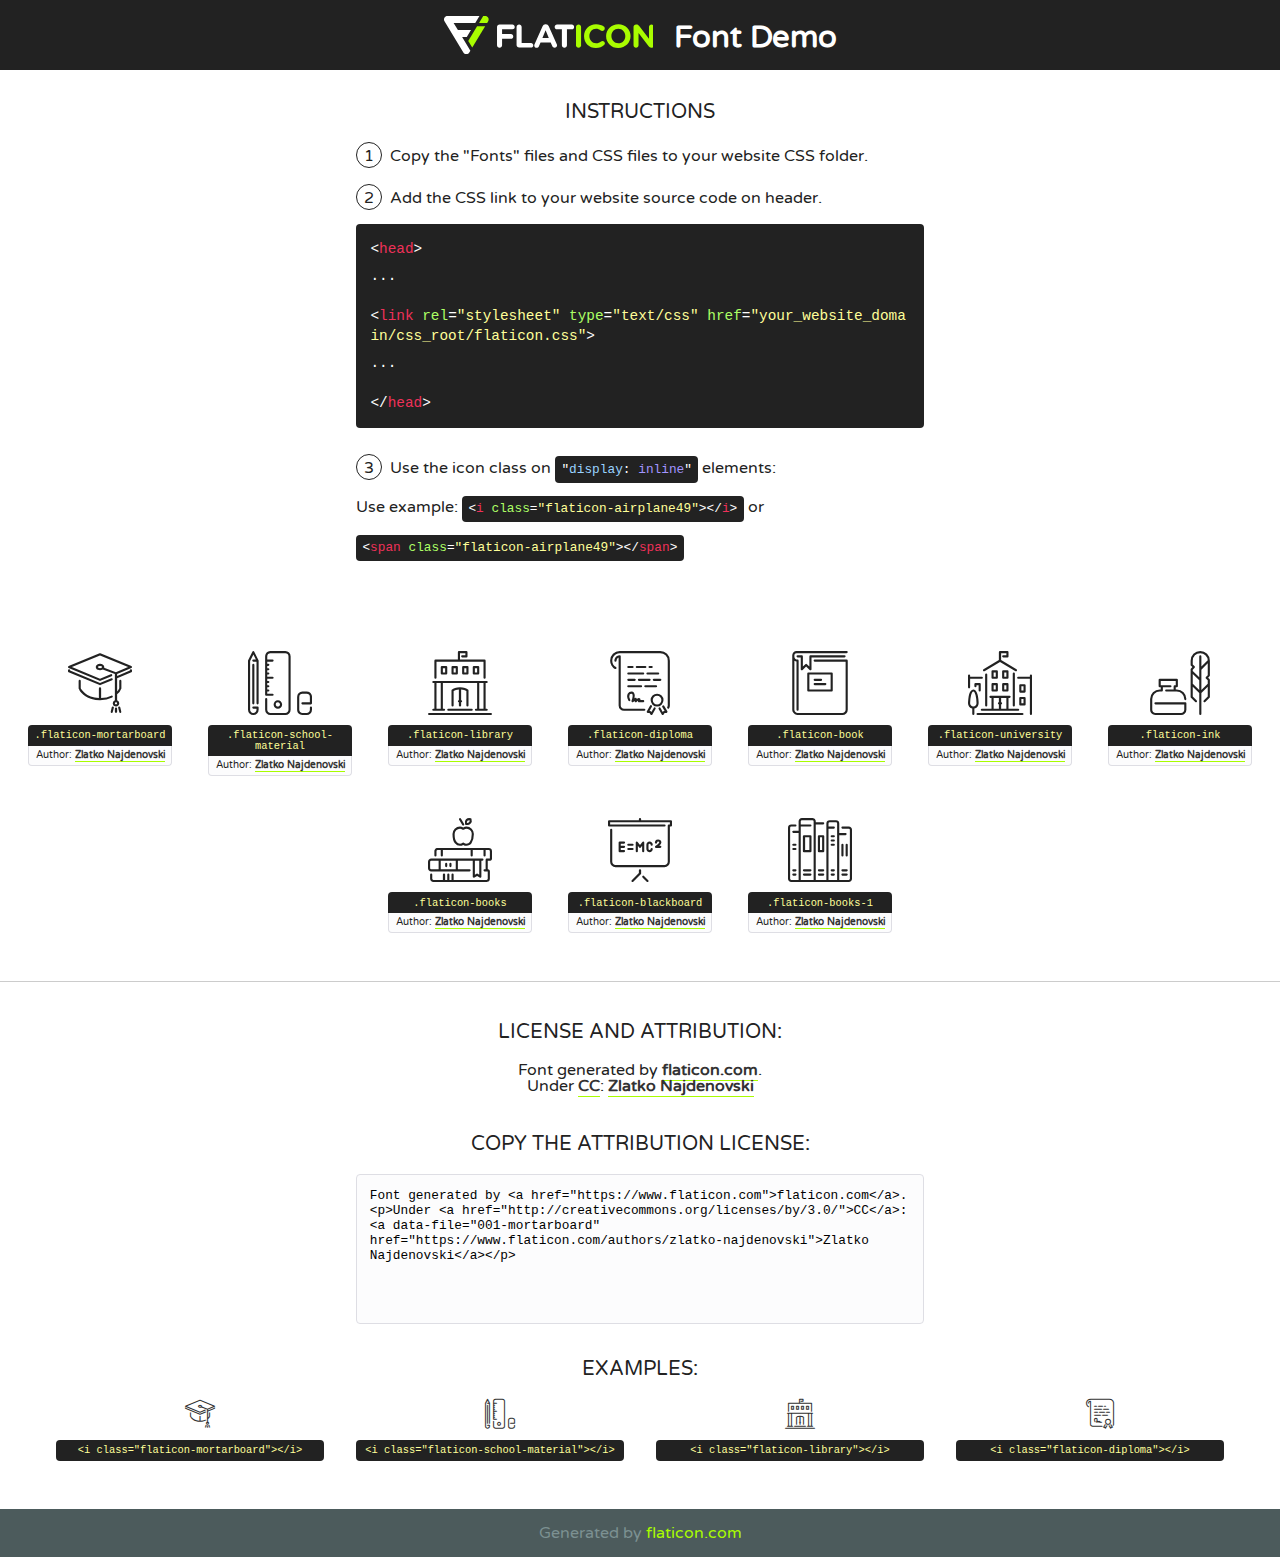
<file: fonts/flaticon/font/flaticon.html>
<!DOCTYPE html>
<!--
  Flaticon icon font: Flaticon
  Creation date: 07/06/2019 04:13
-->
<html>
<!DOCTYPE html>
<html>

<head>
    <title>Flaticon WebFont</title>
    <link href="http://fonts.googleapis.com/css?family=Varela+Round" rel="stylesheet" type="text/css" />
    <link rel="stylesheet" type="text/css" href="flaticon.css">
    <meta charset="UTF-8">
    <style>
    html, body, div, span, applet, object, iframe,
    h1, h2, h3, h4, h5, h6, p, blockquote, pre,
    a, abbr, acronym, address, big, cite, code,
    del, dfn, em, img, ins, kbd, q, s, samp,
    small, strike, strong, sub, sup, tt, var,
    b, u, i, center,
    dl, dt, dd, ol, ul, li,
    fieldset, form, label, legend,
    table, caption, tbody, tfoot, thead, tr, th, td,
    article, aside, canvas, details, embed, 
    figure, figcaption, footer, header, hgroup, 
    menu, nav, output, ruby, section, summary,
    time, mark, audio, video {
        margin: 0;
        padding: 0;
        border: 0;
        font-size: 100%;
        font: inherit;
        vertical-align: baseline;
    }
    /* HTML5 display-role reset for older browsers */
    article, aside, details, figcaption, figure, 
    footer, header, hgroup, menu, nav, section {
        display: block;
    }
    body {
        line-height: 1;
    }
    ol, ul {
        list-style: none;
    }
    blockquote, q {
        quotes: none;
    }
    blockquote:before, blockquote:after,
    q:before, q:after {
        content: '';
        content: none;
    }
    table {
        border-collapse: collapse;
        border-spacing: 0;
    }
    body {
        font-family: 'Varela Round', Helvetica, Arial, sans-serif;
        font-size: 16px;
        color: #222;
    }
    a {
        color: #333;
        border-bottom: 1px solid #a9fd00;
        font-weight: bold;
        text-decoration: none;
    }
    * {
        -moz-box-sizing: border-box;
        -webkit-box-sizing: border-box;
        box-sizing: border-box;
        margin: 0;
        padding: 0;
    }
    [class^="flaticon-"]:before, [class*=" flaticon-"]:before, [class^="flaticon-"]:after, [class*=" flaticon-"]:after {
        font-family: Flaticon;
        font-size: 30px;
        font-style: normal;
        margin-left: 20px;
        color: #333;
    }
    .wrapper {
        max-width: 600px;
        margin: auto;
        padding: 0 1em;
    }
    .title {
        font-size: 1.25em;
        text-align: center;
        margin-bottom: 1em;
        text-transform: uppercase;
    }
    header {
        text-align: center;
        background-color: #222;
        color: #fff;
        padding: 1em;
    }
    header .logo {
        width: 210px;
        height: 38px;
        display: inline-block;
        vertical-align: middle;
        margin-right: 1em;
        border: none;
    }
    header strong {
        font-size: 1.95em;
        font-weight: bold;
        vertical-align: middle;
        margin-top: 5px;
        display: inline-block;
    }
    .demo {
        margin: 2em auto;
        line-height: 1.25em;
    }
    .demo ul li {
        margin-bottom: 1em;
    }
    .demo ul li .num {
        color: #222;
        border-radius: 20px;
        display: inline-block;
        width: 26px;
        padding: 3px;
        height: 26px;
        text-align: center;
        margin-right: 0.5em;
        border: 1px solid #222;
    }
    .demo ul li code {
        background-color: #222;
        border-radius: 4px;
        padding: 0.25em 0.5em;
        display: inline-block;
        color: #fff;
        font-family: Consolas,Monaco,Lucida Console,Liberation Mono,DejaVu Sans Mono,Bitstream Vera Sans Mono,Courier New, monospace;
        font-weight: lighter;
        margin-top: 1em;
        font-size: 0.8em;
        word-break: break-all;
    }
    .demo ul li code.big {
        padding: 1em;
        font-size: 0.9em;
    }
    .demo ul li code .red {
        color: #EF3159;
    }
    .demo ul li code .green {
        color: #ACFF65;
    }
    .demo ul li code .yellow {
        color: #FFFF99;
    }
    .demo ul li code .blue {
        color: #99D3FF;
    }
    .demo ul li code .purple {
        color: #A295FF;
    }
    .demo ul li code .dots {
        margin-top: 0.5em;
        display: block;
    }
    #glyphs {
        border-bottom: 1px solid #ccc;
        padding: 2em 0;
        text-align: center;
    }
    .glyph {
        display: inline-block;
        width: 9em;
        margin: 1em;
        text-align: center;
        vertical-align: top;
        background: #FFF;
    }
    .glyph .glyph-icon {
        padding: 10px;
        display: block;
        font-family:"Flaticon";
        font-size: 64px;
        line-height: 1;
    }
    .glyph .glyph-icon:before {
        font-size: 64px;
        color: #222;
        margin-left: 0;
    }
    .class-name {
        font-size: 0.65em;
        background-color: #222;
        color: #fff;
        border-radius: 4px 4px 0 0;
        padding: 0.5em;
        color: #FFFF99;
        font-family: Consolas,Monaco,Lucida Console,Liberation Mono,DejaVu Sans Mono,Bitstream Vera Sans Mono,Courier New, monospace;
    }
    .author-name {
        font-size: 0.6em;
        background-color: #fcfcfd;
        border: 1px solid #DEDEE4;
        border-top: 0;
        border-radius: 0 0 4px 4px;
        padding: 0.5em;
    }
    .class-name:last-child {
        font-size: 10px;
        color:#888;
    }
    .class-name:last-child a {
        font-size: 10px;
        color:#555;
    }
    .class-name:last-child a:hover {
        color:#a9fd00;
    }
    .glyph > input {
        display: block;
        width: 100px;
        margin: 5px auto;
        text-align: center;
        font-size: 12px;
        cursor: text;
    }
    .glyph > input.icon-input {
        font-family:"Flaticon";
        font-size: 16px;
        margin-bottom: 10px;
    }
    .attribution .title {
        margin-top: 2em;
    }
    .attribution textarea {
        background-color: #fcfcfd;
        padding: 1em;
        border: none;
        box-shadow: none;
        border: 1px solid #DEDEE4;
        border-radius: 4px;
        resize: none;
        width: 100%;
        height: 150px;
        font-size: 0.8em;
        font-family: Consolas,Monaco,Lucida Console,Liberation Mono,DejaVu Sans Mono,Bitstream Vera Sans Mono,Courier New, monospace;
        -webkit-appearance: none;
    }
    .iconsuse {
        margin: 2em auto;
        text-align: center;
        max-width: 1200px;
    }
    .iconsuse:after {
        content: '';
        display: table;
        clear: both;
    }
    .iconsuse .image {
        float: left;
        width: 25%;
        padding: 0 1em;
    }
    .iconsuse .image p {
        margin-bottom: 1em;
    }
    .iconsuse .image span {
        display: block;
        font-size: 0.65em;
        background-color: #222;
        color: #fff;
        border-radius: 4px;
        padding: 0.5em;
        color: #FFFF99;
        margin-top: 1em;
        font-family: Consolas,Monaco,Lucida Console,Liberation Mono,DejaVu Sans Mono,Bitstream Vera Sans Mono,Courier New, monospace;
    }
    #footer {
        text-align: center;
        background-color: #4C5B5C;
        color: #7c9192;
        padding: 1em;
    }
    #footer a {
        border: none;
        color: #a9fd00;
        font-weight: normal;
    }
    @media (max-width: 960px) {
        .iconsuse .image {
            width: 50%;
        }
    }
    @media (max-width: 560px) {
        .iconsuse .image {
            width: 100%;
        }
    }
    </style>
</head>

<body class="characters-off">

    <header>
        <a href="https://www.flaticon.com" target="_blank" class="logo">
            <svg version="1.1" xmlns="http://www.w3.org/2000/svg" xmlns:xlink="http://www.w3.org/1999/xlink" xmlns:a="http://ns.adobe.com/AdobeSVGViewerExtensions/3.0/" viewBox="0 0 560.875 102.036" enable-background="new 0 0 560.875 102.036" xml:space="preserve">
                <defs>
                </defs>
                <g>
                    <g class="letters">
                        <path fill="#ffffff" d="M141.596,29.675c0-3.777,2.985-6.767,6.764-6.767h34.438c3.426,0,6.15,2.728,6.15,6.15
                        c0,3.43-2.724,6.149-6.15,6.149h-27.674v13.091h23.719c3.429,0,6.151,2.724,6.151,6.15c0,3.43-2.723,6.149-6.151,6.149h-23.719
                        v17.574c0,3.773-2.986,6.761-6.764,6.761c-3.779,0-6.764-2.989-6.764-6.761V29.675z"></path>
                        <path fill="#ffffff" d="M193.844,29.149c0-3.781,2.985-6.767,6.764-6.767c3.776,0,6.763,2.985,6.763,6.767v42.957h25.039
                        c3.426,0,6.149,2.726,6.149,6.153c0,3.425-2.723,6.15-6.149,6.15h-31.802c-3.779,0-6.764-2.986-6.764-6.768V29.149z"></path>
                        <path fill="#ffffff" d="M241.891,75.71l21.438-48.407c1.492-3.341,4.215-5.357,7.906-5.357h0.792
                        c3.686,0,6.323,2.017,7.815,5.357l21.439,48.407c0.436,0.967,0.701,1.845,0.701,2.723c0,3.602-2.809,6.501-6.414,6.501
                        c-3.161,0-5.269-1.845-6.499-4.655l-4.132-9.661h-27.059l-4.301,10.102c-1.144,2.631-3.426,4.214-6.237,4.214
                        c-3.517,0-6.24-2.81-6.24-6.325C241.1,77.64,241.451,76.677,241.891,75.71z M279.932,58.666l-8.521-20.297l-8.526,20.297H279.932
                        z"></path>
                        <path fill="#ffffff" d="M314.864,35.387H301.86c-3.429,0-6.239-2.813-6.239-6.238c0-3.429,2.811-6.24,6.239-6.24h39.533
                        c3.426,0,6.237,2.811,6.237,6.24c0,3.425-2.811,6.238-6.237,6.238h-13.001v42.785c0,3.773-2.99,6.761-6.764,6.761
                        c-3.779,0-6.764-2.989-6.764-6.761V35.387z"></path>
                        <path fill="#A9FD00" d="M352.615,29.149c0-3.781,2.985-6.767,6.767-6.767c3.774,0,6.761,2.985,6.761,6.767v49.024
                        c0,3.773-2.987,6.761-6.761,6.761c-3.781,0-6.767-2.989-6.767-6.761V29.149z"></path>
                        <path fill="#A9FD00" d="M374.132,53.836v-0.179c0-17.481,13.178-31.801,32.065-31.801c9.22,0,15.459,2.458,20.557,6.238
                        c1.402,1.054,2.637,2.985,2.637,5.357c0,3.692-2.985,6.59-6.681,6.59c-1.845,0-3.071-0.702-4.044-1.319
                        c-3.776-2.813-7.729-4.393-12.562-4.393c-10.364,0-17.831,8.611-17.831,19.154v0.173c0,10.542,7.291,19.329,17.831,19.329
                        c5.715,0,9.492-1.756,13.359-4.834c1.049-0.874,2.458-1.491,4.039-1.491c3.429,0,6.325,2.813,6.325,6.236
                        c0,2.106-1.056,3.78-2.282,4.834c-5.539,4.834-12.036,7.733-21.878,7.733C387.572,85.464,374.132,71.493,374.132,53.836z"></path>
                        <path fill="#A9FD00" d="M433.009,53.836v-0.179c0-17.481,13.79-31.801,32.766-31.801c18.981,0,32.592,14.143,32.592,31.628v0.173
                        c0,17.483-13.785,31.807-32.769,31.807C446.625,85.464,433.009,71.32,433.009,53.836z M484.224,53.836v-0.179
                        c0-10.539-7.725-19.326-18.626-19.326c-10.893,0-18.449,8.611-18.449,19.154v0.173c0,10.542,7.73,19.329,18.626,19.329
                        C476.676,72.986,484.224,64.378,484.224,53.836z"></path>
                        <path fill="#A9FD00" d="M506.233,29.321c0-3.774,2.99-6.763,6.767-6.763h1.401c3.252,0,5.183,1.583,7.029,3.953l26.093,34.265
                        V29.059c0-3.692,2.99-6.677,6.681-6.677c3.683,0,6.671,2.985,6.671,6.677v48.934c0,3.78-2.987,6.765-6.764,6.765h-0.436
                        c-3.257,0-5.188-1.581-7.034-3.953l-27.056-35.492v32.944c0,3.687-2.985,6.676-6.678,6.676c-3.683,0-6.673-2.989-6.673-6.676
                        V29.321z"></path>
                    </g>
                    <g class="insignia">
                        <path fill="#ffffff" d="M48.372,56.137h12.517l11.156-18.537H37.186L25.688,18.539h57.825L94.668,0H9.271
                        C5.925,0,2.842,1.801,1.198,4.716c-1.644,2.907-1.593,6.482,0.134,9.343l50.38,83.501c1.678,2.781,4.689,4.476,7.938,4.476
                        c3.246,0,6.257-1.695,7.935-4.476l2.898-4.804L48.372,56.137z"></path>
                        <g class="i">
                            <path fill="#A9FD00" d="M93.575,18.539h0.031v0.004l21.652,0.004l2.705-4.488c1.727-2.861,1.778-6.436,0.133-9.343
                            C116.454,1.801,113.371,0,110.026,0h-5.294L93.575,18.539z"></path>
                            <polygon fill="#A9FD00" points="88.291,27.356 64.725,66.486 75.519,84.404 109.942,27.356"></polygon>
                        </g>
                    </g>
                </g>
            </svg>
        </a>
        <strong>Font Demo</strong>
    </header>


    <section class="demo wrapper">

        <p class="title">Instructions</p>

        <ul>
            <li>
                <span class="num">1</span>Copy the "Fonts" files and CSS files to your website CSS folder.
            </li>
            <li>
                <span class="num">2</span>Add the CSS link to your website source code on header.
                <code class="big">
                    &lt;<span class="red">head</span>&gt;
                    <br/><span class="dots">...</span>
                    <br/>&lt;<span class="red">link</span> <span class="green">rel</span>=<span class="yellow">"stylesheet"</span> <span class="green">type</span>=<span class="yellow">"text/css"</span> <span class="green">href</span>=<span class="yellow">"your_website_domain/css_root/flaticon.css"</span>&gt;
                    <br/><span class="dots">...</span>
                    <br/>&lt;/<span class="red">head</span>&gt;
                </code>
            </li>

            <li>
                <p>
                    <span class="num">3</span>Use the icon class on <code>"<span class="blue">display</span>:<span class="purple"> inline</span>"</code> elements:
                    <br />
                    Use example: <code>&lt;<span class="red">i</span> <span class="green">class</span>=<span class="yellow">&quot;flaticon-airplane49&quot;</span>&gt;&lt;/<span class="red">i</span>&gt;</code> or <code>&lt;<span class="red">span</span> <span class="green">class</span>=<span class="yellow">&quot;flaticon-airplane49&quot;</span>&gt;&lt;/<span class="red">span</span>&gt;</code>
            </li>
        </ul>

    </section>




   <section id="glyphs">          
    
      
        <div class="glyph"><div class="glyph-icon flaticon-mortarboard"></div>
            <div class="class-name">.flaticon-mortarboard</div>
            <div class="author-name">Author: <a data-file="001-mortarboard" href="https://www.flaticon.com/authors/zlatko-najdenovski">Zlatko Najdenovski</a> </div> 
        </div>        
        
        <div class="glyph"><div class="glyph-icon flaticon-school-material"></div>
            <div class="class-name">.flaticon-school-material</div>
            <div class="author-name">Author: <a data-file="002-school-material" href="https://www.flaticon.com/authors/zlatko-najdenovski">Zlatko Najdenovski</a> </div> 
        </div>        
        
        <div class="glyph"><div class="glyph-icon flaticon-library"></div>
            <div class="class-name">.flaticon-library</div>
            <div class="author-name">Author: <a data-file="003-library" href="https://www.flaticon.com/authors/zlatko-najdenovski">Zlatko Najdenovski</a> </div> 
        </div>        
        
        <div class="glyph"><div class="glyph-icon flaticon-diploma"></div>
            <div class="class-name">.flaticon-diploma</div>
            <div class="author-name">Author: <a data-file="004-diploma" href="https://www.flaticon.com/authors/zlatko-najdenovski">Zlatko Najdenovski</a> </div> 
        </div>        
        
        <div class="glyph"><div class="glyph-icon flaticon-book"></div>
            <div class="class-name">.flaticon-book</div>
            <div class="author-name">Author: <a data-file="005-book" href="https://www.flaticon.com/authors/zlatko-najdenovski">Zlatko Najdenovski</a> </div> 
        </div>        
        
        <div class="glyph"><div class="glyph-icon flaticon-university"></div>
            <div class="class-name">.flaticon-university</div>
            <div class="author-name">Author: <a data-file="006-university" href="https://www.flaticon.com/authors/zlatko-najdenovski">Zlatko Najdenovski</a> </div> 
        </div>        
        
        <div class="glyph"><div class="glyph-icon flaticon-ink"></div>
            <div class="class-name">.flaticon-ink</div>
            <div class="author-name">Author: <a data-file="007-ink" href="https://www.flaticon.com/authors/zlatko-najdenovski">Zlatko Najdenovski</a> </div> 
        </div>        
        
        <div class="glyph"><div class="glyph-icon flaticon-books"></div>
            <div class="class-name">.flaticon-books</div>
            <div class="author-name">Author: <a data-file="008-books" href="https://www.flaticon.com/authors/zlatko-najdenovski">Zlatko Najdenovski</a> </div> 
        </div>        
        
        <div class="glyph"><div class="glyph-icon flaticon-blackboard"></div>
            <div class="class-name">.flaticon-blackboard</div>
            <div class="author-name">Author: <a data-file="009-blackboard" href="https://www.flaticon.com/authors/zlatko-najdenovski">Zlatko Najdenovski</a> </div> 
        </div>        
        
        <div class="glyph"><div class="glyph-icon flaticon-books-1"></div>
            <div class="class-name">.flaticon-books-1</div>
            <div class="author-name">Author: <a data-file="010-books-1" href="https://www.flaticon.com/authors/zlatko-najdenovski">Zlatko Najdenovski</a> </div> 
        </div>        
        

    </section>



    <section class="attribution wrapper"   style="text-align:center;">

      <div class="title">License and attribution:</div><div class="attrDiv">Font generated by <a href="https://www.flaticon.com">flaticon.com</a>. <div><p>Under <a href="http://creativecommons.org/licenses/by/3.0/">CC</a>: <a data-file="001-mortarboard" href="https://www.flaticon.com/authors/zlatko-najdenovski">Zlatko Najdenovski</a></p>  </div>
      </div>
      <div class="title">Copy the Attribution License:</div>

    <textarea onclick="this.focus();this.select();">Font generated by &lt;a href=&quot;https://www.flaticon.com&quot;&gt;flaticon.com&lt;/a&gt;. <p>Under <a href="http://creativecommons.org/licenses/by/3.0/">CC</a>: <a data-file="001-mortarboard" href="https://www.flaticon.com/authors/zlatko-najdenovski">Zlatko Najdenovski</a></p>  
     </textarea>

    </section>

    <section class="iconsuse">

          <div class="title">Examples:</div>            
             
            <div class="image">
                <p>
                    <i class="glyph-icon flaticon-mortarboard"></i> 
                    <span>&lt;i class=&quot;flaticon-mortarboard&quot;&gt;&lt;/i&gt;</span>
                </p>
            </div>
            
            <div class="image">
                <p>
                    <i class="glyph-icon flaticon-school-material"></i> 
                    <span>&lt;i class=&quot;flaticon-school-material&quot;&gt;&lt;/i&gt;</span>
                </p>
            </div>
            
            <div class="image">
                <p>
                    <i class="glyph-icon flaticon-library"></i> 
                    <span>&lt;i class=&quot;flaticon-library&quot;&gt;&lt;/i&gt;</span>
                </p>
            </div>
            
            <div class="image">
                <p>
                    <i class="glyph-icon flaticon-diploma"></i> 
                    <span>&lt;i class=&quot;flaticon-diploma&quot;&gt;&lt;/i&gt;</span>
                </p>
            </div>
                       
        </div>
                            
    </section>

<div id="footer">
    <div>Generated by <a href="https://www.flaticon.com">flaticon.com</a>
    </div>
</div>



</body>
</html>
</file>
<file: fonts/icomoon/style.css>
@font-face {
  font-family: 'icomoon';
  src:  url('fonts/icomoon.eot?10si43');
  src:  url('fonts/icomoon.eot?10si43#iefix') format('embedded-opentype'),
    url('fonts/icomoon.ttf?10si43') format('truetype'),
    url('fonts/icomoon.woff?10si43') format('woff'),
    url('fonts/icomoon.svg?10si43#icomoon') format('svg');
  font-weight: normal;
  font-style: normal;
}

[class^="icon-"], [class*=" icon-"] {
  /* use !important to prevent issues with browser extensions that change fonts */
  font-family: 'icomoon' !important;
  speak: none;
  font-style: normal;
  font-weight: normal;
  font-variant: normal;
  text-transform: none;
  line-height: 1;

  /* Better Font Rendering =========== */
  -webkit-font-smoothing: antialiased;
  -moz-osx-font-smoothing: grayscale;
}

.icon-asterisk:before {
  content: "\f069";
}
.icon-plus:before {
  content: "\f067";
}
.icon-question:before {
  content: "\f128";
}
.icon-minus:before {
  content: "\f068";
}
.icon-glass:before {
  content: "\f000";
}
.icon-music:before {
  content: "\f001";
}
.icon-search:before {
  content: "\f002";
}
.icon-envelope-o:before {
  content: "\f003";
}
.icon-heart:before {
  content: "\f004";
}
.icon-star:before {
  content: "\f005";
}
.icon-star-o:before {
  content: "\f006";
}
.icon-user:before {
  content: "\f007";
}
.icon-film:before {
  content: "\f008";
}
.icon-th-large:before {
  content: "\f009";
}
.icon-th:before {
  content: "\f00a";
}
.icon-th-list:before {
  content: "\f00b";
}
.icon-check:before {
  content: "\f00c";
}
.icon-close:before {
  content: "\f00d";
}
.icon-remove:before {
  content: "\f00d";
}
.icon-times:before {
  content: "\f00d";
}
.icon-search-plus:before {
  content: "\f00e";
}
.icon-search-minus:before {
  content: "\f010";
}
.icon-power-off:before {
  content: "\f011";
}
.icon-signal:before {
  content: "\f012";
}
.icon-cog:before {
  content: "\f013";
}
.icon-gear:before {
  content: "\f013";
}
.icon-trash-o:before {
  content: "\f014";
}
.icon-home:before {
  content: "\f015";
}
.icon-file-o:before {
  content: "\f016";
}
.icon-clock-o:before {
  content: "\f017";
}
.icon-road:before {
  content: "\f018";
}
.icon-download:before {
  content: "\f019";
}
.icon-arrow-circle-o-down:before {
  content: "\f01a";
}
.icon-arrow-circle-o-up:before {
  content: "\f01b";
}
.icon-inbox:before {
  content: "\f01c";
}
.icon-play-circle-o:before {
  content: "\f01d";
}
.icon-repeat:before {
  content: "\f01e";
}
.icon-rotate-right:before {
  content: "\f01e";
}
.icon-refresh:before {
  content: "\f021";
}
.icon-list-alt:before {
  content: "\f022";
}
.icon-lock:before {
  content: "\f023";
}
.icon-flag:before {
  content: "\f024";
}
.icon-headphones:before {
  content: "\f025";
}
.icon-volume-off:before {
  content: "\f026";
}
.icon-volume-down:before {
  content: "\f027";
}
.icon-volume-up:before {
  content: "\f028";
}
.icon-qrcode:before {
  content: "\f029";
}
.icon-barcode:before {
  content: "\f02a";
}
.icon-tag:before {
  content: "\f02b";
}
.icon-tags:before {
  content: "\f02c";
}
.icon-book:before {
  content: "\f02d";
}
.icon-bookmark:before {
  content: "\f02e";
}
.icon-print:before {
  content: "\f02f";
}
.icon-camera:before {
  content: "\f030";
}
.icon-font:before {
  content: "\f031";
}
.icon-bold:before {
  content: "\f032";
}
.icon-italic:before {
  content: "\f033";
}
.icon-text-height:before {
  content: "\f034";
}
.icon-text-width:before {
  content: "\f035";
}
.icon-align-left:before {
  content: "\f036";
}
.icon-align-center:before {
  content: "\f037";
}
.icon-align-right:before {
  content: "\f038";
}
.icon-align-justify:before {
  content: "\f039";
}
.icon-list:before {
  content: "\f03a";
}
.icon-dedent:before {
  content: "\f03b";
}
.icon-outdent:before {
  content: "\f03b";
}
.icon-indent:before {
  content: "\f03c";
}
.icon-video-camera:before {
  content: "\f03d";
}
.icon-image:before {
  content: "\f03e";
}
.icon-photo:before {
  content: "\f03e";
}
.icon-picture-o:before {
  content: "\f03e";
}
.icon-pencil:before {
  content: "\f040";
}
.icon-map-marker:before {
  content: "\f041";
}
.icon-adjust:before {
  content: "\f042";
}
.icon-tint:before {
  content: "\f043";
}
.icon-edit:before {
  content: "\f044";
}
.icon-pencil-square-o:before {
  content: "\f044";
}
.icon-share-square-o:before {
  content: "\f045";
}
.icon-check-square-o:before {
  content: "\f046";
}
.icon-arrows:before {
  content: "\f047";
}
.icon-step-backward:before {
  content: "\f048";
}
.icon-fast-backward:before {
  content: "\f049";
}
.icon-backward:before {
  content: "\f04a";
}
.icon-play:before {
  content: "\f04b";
}
.icon-pause:before {
  content: "\f04c";
}
.icon-stop:before {
  content: "\f04d";
}
.icon-forward:before {
  content: "\f04e";
}
.icon-fast-forward:before {
  content: "\f050";
}
.icon-step-forward:before {
  content: "\f051";
}
.icon-eject:before {
  content: "\f052";
}
.icon-chevron-left:before {
  content: "\f053";
}
.icon-chevron-right:before {
  content: "\f054";
}
.icon-plus-circle:before {
  content: "\f055";
}
.icon-minus-circle:before {
  content: "\f056";
}
.icon-times-circle:before {
  content: "\f057";
}
.icon-check-circle:before {
  content: "\f058";
}
.icon-question-circle:before {
  content: "\f059";
}
.icon-info-circle:before {
  content: "\f05a";
}
.icon-crosshairs:before {
  content: "\f05b";
}
.icon-times-circle-o:before {
  content: "\f05c";
}
.icon-check-circle-o:before {
  content: "\f05d";
}
.icon-ban:before {
  content: "\f05e";
}
.icon-arrow-left:before {
  content: "\f060";
}
.icon-arrow-right:before {
  content: "\f061";
}
.icon-arrow-up:before {
  content: "\f062";
}
.icon-arrow-down:before {
  content: "\f063";
}
.icon-mail-forward:before {
  content: "\f064";
}
.icon-share:before {
  content: "\f064";
}
.icon-expand:before {
  content: "\f065";
}
.icon-compress:before {
  content: "\f066";
}
.icon-exclamation-circle:before {
  content: "\f06a";
}
.icon-gift:before {
  content: "\f06b";
}
.icon-leaf:before {
  content: "\f06c";
}
.icon-fire:before {
  content: "\f06d";
}
.icon-eye:before {
  content: "\f06e";
}
.icon-eye-slash:before {
  content: "\f070";
}
.icon-exclamation-triangle:before {
  content: "\f071";
}
.icon-warning:before {
  content: "\f071";
}
.icon-plane:before {
  content: "\f072";
}
.icon-calendar:before {
  content: "\f073";
}
.icon-random:before {
  content: "\f074";
}
.icon-comment:before {
  content: "\f075";
}
.icon-magnet:before {
  content: "\f076";
}
.icon-chevron-up:before {
  content: "\f077";
}
.icon-chevron-down:before {
  content: "\f078";
}
.icon-retweet:before {
  content: "\f079";
}
.icon-shopping-cart:before {
  content: "\f07a";
}
.icon-folder:before {
  content: "\f07b";
}
.icon-folder-open:before {
  content: "\f07c";
}
.icon-arrows-v:before {
  content: "\f07d";
}
.icon-arrows-h:before {
  content: "\f07e";
}
.icon-bar-chart:before {
  content: "\f080";
}
.icon-bar-chart-o:before {
  content: "\f080";
}
.icon-twitter-square:before {
  content: "\f081";
}
.icon-facebook-square:before {
  content: "\f082";
}
.icon-camera-retro:before {
  content: "\f083";
}
.icon-key:before {
  content: "\f084";
}
.icon-cogs:before {
  content: "\f085";
}
.icon-gears:before {
  content: "\f085";
}
.icon-comments:before {
  content: "\f086";
}
.icon-thumbs-o-up:before {
  content: "\f087";
}
.icon-thumbs-o-down:before {
  content: "\f088";
}
.icon-star-half:before {
  content: "\f089";
}
.icon-heart-o:before {
  content: "\f08a";
}
.icon-sign-out:before {
  content: "\f08b";
}
.icon-linkedin-square:before {
  content: "\f08c";
}
.icon-thumb-tack:before {
  content: "\f08d";
}
.icon-external-link:before {
  content: "\f08e";
}
.icon-sign-in:before {
  content: "\f090";
}
.icon-trophy:before {
  content: "\f091";
}
.icon-github-square:before {
  content: "\f092";
}
.icon-upload:before {
  content: "\f093";
}
.icon-lemon-o:before {
  content: "\f094";
}
.icon-phone:before {
  content: "\f095";
}
.icon-square-o:before {
  content: "\f096";
}
.icon-bookmark-o:before {
  content: "\f097";
}
.icon-phone-square:before {
  content: "\f098";
}
.icon-twitter:before {
  content: "\f099";
}
.icon-facebook:before {
  content: "\f09a";
}
.icon-facebook-f:before {
  content: "\f09a";
}
.icon-github:before {
  content: "\f09b";
}
.icon-unlock:before {
  content: "\f09c";
}
.icon-credit-card:before {
  content: "\f09d";
}
.icon-feed:before {
  content: "\f09e";
}
.icon-rss:before {
  content: "\f09e";
}
.icon-hdd-o:before {
  content: "\f0a0";
}
.icon-bullhorn:before {
  content: "\f0a1";
}
.icon-bell-o:before {
  content: "\f0a2";
}
.icon-certificate:before {
  content: "\f0a3";
}
.icon-hand-o-right:before {
  content: "\f0a4";
}
.icon-hand-o-left:before {
  content: "\f0a5";
}
.icon-hand-o-up:before {
  content: "\f0a6";
}
.icon-hand-o-down:before {
  content: "\f0a7";
}
.icon-arrow-circle-left:before {
  content: "\f0a8";
}
.icon-arrow-circle-right:before {
  content: "\f0a9";
}
.icon-arrow-circle-up:before {
  content: "\f0aa";
}
.icon-arrow-circle-down:before {
  content: "\f0ab";
}
.icon-globe:before {
  content: "\f0ac";
}
.icon-wrench:before {
  content: "\f0ad";
}
.icon-tasks:before {
  content: "\f0ae";
}
.icon-filter:before {
  content: "\f0b0";
}
.icon-briefcase:before {
  content: "\f0b1";
}
.icon-arrows-alt:before {
  content: "\f0b2";
}
.icon-group:before {
  content: "\f0c0";
}
.icon-users:before {
  content: "\f0c0";
}
.icon-chain:before {
  content: "\f0c1";
}
.icon-link:before {
  content: "\f0c1";
}
.icon-cloud:before {
  content: "\f0c2";
}
.icon-flask:before {
  content: "\f0c3";
}
.icon-cut:before {
  content: "\f0c4";
}
.icon-scissors:before {
  content: "\f0c4";
}
.icon-copy:before {
  content: "\f0c5";
}
.icon-files-o:before {
  content: "\f0c5";
}
.icon-paperclip:before {
  content: "\f0c6";
}
.icon-floppy-o:before {
  content: "\f0c7";
}
.icon-save:before {
  content: "\f0c7";
}
.icon-square:before {
  content: "\f0c8";
}
.icon-bars:before {
  content: "\f0c9";
}
.icon-navicon:before {
  content: "\f0c9";
}
.icon-reorder:before {
  content: "\f0c9";
}
.icon-list-ul:before {
  content: "\f0ca";
}
.icon-list-ol:before {
  content: "\f0cb";
}
.icon-strikethrough:before {
  content: "\f0cc";
}
.icon-underline:before {
  content: "\f0cd";
}
.icon-table:before {
  content: "\f0ce";
}
.icon-magic:before {
  content: "\f0d0";
}
.icon-truck:before {
  content: "\f0d1";
}
.icon-pinterest:before {
  content: "\f0d2";
}
.icon-pinterest-square:before {
  content: "\f0d3";
}
.icon-google-plus-square:before {
  content: "\f0d4";
}
.icon-google-plus:before {
  content: "\f0d5";
}
.icon-money:before {
  content: "\f0d6";
}
.icon-caret-down:before {
  content: "\f0d7";
}
.icon-caret-up:before {
  content: "\f0d8";
}
.icon-caret-left:before {
  content: "\f0d9";
}
.icon-caret-right:before {
  content: "\f0da";
}
.icon-columns:before {
  content: "\f0db";
}
.icon-sort:before {
  content: "\f0dc";
}
.icon-unsorted:before {
  content: "\f0dc";
}
.icon-sort-desc:before {
  content: "\f0dd";
}
.icon-sort-down:before {
  content: "\f0dd";
}
.icon-sort-asc:before {
  content: "\f0de";
}
.icon-sort-up:before {
  content: "\f0de";
}
.icon-envelope:before {
  content: "\f0e0";
}
.icon-linkedin:before {
  content: "\f0e1";
}
.icon-rotate-left:before {
  content: "\f0e2";
}
.icon-undo:before {
  content: "\f0e2";
}
.icon-gavel:before {
  content: "\f0e3";
}
.icon-legal:before {
  content: "\f0e3";
}
.icon-dashboard:before {
  content: "\f0e4";
}
.icon-tachometer:before {
  content: "\f0e4";
}
.icon-comment-o:before {
  content: "\f0e5";
}
.icon-comments-o:before {
  content: "\f0e6";
}
.icon-bolt:before {
  content: "\f0e7";
}
.icon-flash:before {
  content: "\f0e7";
}
.icon-sitemap:before {
  content: "\f0e8";
}
.icon-umbrella:before {
  content: "\f0e9";
}
.icon-clipboard:before {
  content: "\f0ea";
}
.icon-paste:before {
  content: "\f0ea";
}
.icon-lightbulb-o:before {
  content: "\f0eb";
}
.icon-exchange:before {
  content: "\f0ec";
}
.icon-cloud-download:before {
  content: "\f0ed";
}
.icon-cloud-upload:before {
  content: "\f0ee";
}
.icon-user-md:before {
  content: "\f0f0";
}
.icon-stethoscope:before {
  content: "\f0f1";
}
.icon-suitcase:before {
  content: "\f0f2";
}
.icon-bell:before {
  content: "\f0f3";
}
.icon-coffee:before {
  content: "\f0f4";
}
.icon-cutlery:before {
  content: "\f0f5";
}
.icon-file-text-o:before {
  content: "\f0f6";
}
.icon-building-o:before {
  content: "\f0f7";
}
.icon-hospital-o:before {
  content: "\f0f8";
}
.icon-ambulance:before {
  content: "\f0f9";
}
.icon-medkit:before {
  content: "\f0fa";
}
.icon-fighter-jet:before {
  content: "\f0fb";
}
.icon-beer:before {
  content: "\f0fc";
}
.icon-h-square:before {
  content: "\f0fd";
}
.icon-plus-square:before {
  content: "\f0fe";
}
.icon-angle-double-left:before {
  content: "\f100";
}
.icon-angle-double-right:before {
  content: "\f101";
}
.icon-angle-double-up:before {
  content: "\f102";
}
.icon-angle-double-down:before {
  content: "\f103";
}
.icon-angle-left:before {
  content: "\f104";
}
.icon-angle-right:before {
  content: "\f105";
}
.icon-angle-up:before {
  content: "\f106";
}
.icon-angle-down:before {
  content: "\f107";
}
.icon-desktop:before {
  content: "\f108";
}
.icon-laptop:before {
  content: "\f109";
}
.icon-tablet:before {
  content: "\f10a";
}
.icon-mobile:before {
  content: "\f10b";
}
.icon-mobile-phone:before {
  content: "\f10b";
}
.icon-circle-o:before {
  content: "\f10c";
}
.icon-quote-left:before {
  content: "\f10d";
}
.icon-quote-right:before {
  content: "\f10e";
}
.icon-spinner:before {
  content: "\f110";
}
.icon-circle:before {
  content: "\f111";
}
.icon-mail-reply:before {
  content: "\f112";
}
.icon-reply:before {
  content: "\f112";
}
.icon-github-alt:before {
  content: "\f113";
}
.icon-folder-o:before {
  content: "\f114";
}
.icon-folder-open-o:before {
  content: "\f115";
}
.icon-smile-o:before {
  content: "\f118";
}
.icon-frown-o:before {
  content: "\f119";
}
.icon-meh-o:before {
  content: "\f11a";
}
.icon-gamepad:before {
  content: "\f11b";
}
.icon-keyboard-o:before {
  content: "\f11c";
}
.icon-flag-o:before {
  content: "\f11d";
}
.icon-flag-checkered:before {
  content: "\f11e";
}
.icon-terminal:before {
  content: "\f120";
}
.icon-code:before {
  content: "\f121";
}
.icon-mail-reply-all:before {
  content: "\f122";
}
.icon-reply-all:before {
  content: "\f122";
}
.icon-star-half-empty:before {
  content: "\f123";
}
.icon-star-half-full:before {
  content: "\f123";
}
.icon-star-half-o:before {
  content: "\f123";
}
.icon-location-arrow:before {
  content: "\f124";
}
.icon-crop:before {
  content: "\f125";
}
.icon-code-fork:before {
  content: "\f126";
}
.icon-chain-broken:before {
  content: "\f127";
}
.icon-unlink:before {
  content: "\f127";
}
.icon-info:before {
  content: "\f129";
}
.icon-exclamation:before {
  content: "\f12a";
}
.icon-superscript:before {
  content: "\f12b";
}
.icon-subscript:before {
  content: "\f12c";
}
.icon-eraser:before {
  content: "\f12d";
}
.icon-puzzle-piece:before {
  content: "\f12e";
}
.icon-microphone:before {
  content: "\f130";
}
.icon-microphone-slash:before {
  content: "\f131";
}
.icon-shield:before {
  content: "\f132";
}
.icon-calendar-o:before {
  content: "\f133";
}
.icon-fire-extinguisher:before {
  content: "\f134";
}
.icon-rocket:before {
  content: "\f135";
}
.icon-maxcdn:before {
  content: "\f136";
}
.icon-chevron-circle-left:before {
  content: "\f137";
}
.icon-chevron-circle-right:before {
  content: "\f138";
}
.icon-chevron-circle-up:before {
  content: "\f139";
}
.icon-chevron-circle-down:before {
  content: "\f13a";
}
.icon-html5:before {
  content: "\f13b";
}
.icon-css3:before {
  content: "\f13c";
}
.icon-anchor:before {
  content: "\f13d";
}
.icon-unlock-alt:before {
  content: "\f13e";
}
.icon-bullseye:before {
  content: "\f140";
}
.icon-ellipsis-h:before {
  content: "\f141";
}
.icon-ellipsis-v:before {
  content: "\f142";
}
.icon-rss-square:before {
  content: "\f143";
}
.icon-play-circle:before {
  content: "\f144";
}
.icon-ticket:before {
  content: "\f145";
}
.icon-minus-square:before {
  content: "\f146";
}
.icon-minus-square-o:before {
  content: "\f147";
}
.icon-level-up:before {
  content: "\f148";
}
.icon-level-down:before {
  content: "\f149";
}
.icon-check-square:before {
  content: "\f14a";
}
.icon-pencil-square:before {
  content: "\f14b";
}
.icon-external-link-square:before {
  content: "\f14c";
}
.icon-share-square:before {
  content: "\f14d";
}
.icon-compass:before {
  content: "\f14e";
}
.icon-caret-square-o-down:before {
  content: "\f150";
}
.icon-toggle-down:before {
  content: "\f150";
}
.icon-caret-square-o-up:before {
  content: "\f151";
}
.icon-toggle-up:before {
  content: "\f151";
}
.icon-caret-square-o-right:before {
  content: "\f152";
}
.icon-toggle-right:before {
  content: "\f152";
}
.icon-eur:before {
  content: "\f153";
}
.icon-euro:before {
  content: "\f153";
}
.icon-gbp:before {
  content: "\f154";
}
.icon-dollar:before {
  content: "\f155";
}
.icon-usd:before {
  content: "\f155";
}
.icon-inr:before {
  content: "\f156";
}
.icon-rupee:before {
  content: "\f156";
}
.icon-cny:before {
  content: "\f157";
}
.icon-jpy:before {
  content: "\f157";
}
.icon-rmb:before {
  content: "\f157";
}
.icon-yen:before {
  content: "\f157";
}
.icon-rouble:before {
  content: "\f158";
}
.icon-rub:before {
  content: "\f158";
}
.icon-ruble:before {
  content: "\f158";
}
.icon-krw:before {
  content: "\f159";
}
.icon-won:before {
  content: "\f159";
}
.icon-bitcoin:before {
  content: "\f15a";
}
.icon-btc:before {
  content: "\f15a";
}
.icon-file:before {
  content: "\f15b";
}
.icon-file-text:before {
  content: "\f15c";
}
.icon-sort-alpha-asc:before {
  content: "\f15d";
}
.icon-sort-alpha-desc:before {
  content: "\f15e";
}
.icon-sort-amount-asc:before {
  content: "\f160";
}
.icon-sort-amount-desc:before {
  content: "\f161";
}
.icon-sort-numeric-asc:before {
  content: "\f162";
}
.icon-sort-numeric-desc:before {
  content: "\f163";
}
.icon-thumbs-up:before {
  content: "\f164";
}
.icon-thumbs-down:before {
  content: "\f165";
}
.icon-youtube-square:before {
  content: "\f166";
}
.icon-youtube:before {
  content: "\f167";
}
.icon-xing:before {
  content: "\f168";
}
.icon-xing-square:before {
  content: "\f169";
}
.icon-youtube-play:before {
  content: "\f16a";
}
.icon-dropbox:before {
  content: "\f16b";
}
.icon-stack-overflow:before {
  content: "\f16c";
}
.icon-instagram:before {
  content: "\f16d";
}
.icon-flickr:before {
  content: "\f16e";
}
.icon-adn:before {
  content: "\f170";
}
.icon-bitbucket:before {
  content: "\f171";
}
.icon-bitbucket-square:before {
  content: "\f172";
}
.icon-tumblr:before {
  content: "\f173";
}
.icon-tumblr-square:before {
  content: "\f174";
}
.icon-long-arrow-down:before {
  content: "\f175";
}
.icon-long-arrow-up:before {
  content: "\f176";
}
.icon-long-arrow-left:before {
  content: "\f177";
}
.icon-long-arrow-right:before {
  content: "\f178";
}
.icon-apple:before {
  content: "\f179";
}
.icon-windows:before {
  content: "\f17a";
}
.icon-android:before {
  content: "\f17b";
}
.icon-linux:before {
  content: "\f17c";
}
.icon-dribbble:before {
  content: "\f17d";
}
.icon-skype:before {
  content: "\f17e";
}
.icon-foursquare:before {
  content: "\f180";
}
.icon-trello:before {
  content: "\f181";
}
.icon-female:before {
  content: "\f182";
}
.icon-male:before {
  content: "\f183";
}
.icon-gittip:before {
  content: "\f184";
}
.icon-gratipay:before {
  content: "\f184";
}
.icon-sun-o:before {
  content: "\f185";
}
.icon-moon-o:before {
  content: "\f186";
}
.icon-archive:before {
  content: "\f187";
}
.icon-bug:before {
  content: "\f188";
}
.icon-vk:before {
  content: "\f189";
}
.icon-weibo:before {
  content: "\f18a";
}
.icon-renren:before {
  content: "\f18b";
}
.icon-pagelines:before {
  content: "\f18c";
}
.icon-stack-exchange:before {
  content: "\f18d";
}
.icon-arrow-circle-o-right:before {
  content: "\f18e";
}
.icon-arrow-circle-o-left:before {
  content: "\f190";
}
.icon-caret-square-o-left:before {
  content: "\f191";
}
.icon-toggle-left:before {
  content: "\f191";
}
.icon-dot-circle-o:before {
  content: "\f192";
}
.icon-wheelchair:before {
  content: "\f193";
}
.icon-vimeo-square:before {
  content: "\f194";
}
.icon-try:before {
  content: "\f195";
}
.icon-turkish-lira:before {
  content: "\f195";
}
.icon-plus-square-o:before {
  content: "\f196";
}
.icon-space-shuttle:before {
  content: "\f197";
}
.icon-slack:before {
  content: "\f198";
}
.icon-envelope-square:before {
  content: "\f199";
}
.icon-wordpress:before {
  content: "\f19a";
}
.icon-openid:before {
  content: "\f19b";
}
.icon-bank:before {
  content: "\f19c";
}
.icon-institution:before {
  content: "\f19c";
}
.icon-university:before {
  content: "\f19c";
}
.icon-graduation-cap:before {
  content: "\f19d";
}
.icon-mortar-board:before {
  content: "\f19d";
}
.icon-yahoo:before {
  content: "\f19e";
}
.icon-google:before {
  content: "\f1a0";
}
.icon-reddit:before {
  content: "\f1a1";
}
.icon-reddit-square:before {
  content: "\f1a2";
}
.icon-stumbleupon-circle:before {
  content: "\f1a3";
}
.icon-stumbleupon:before {
  content: "\f1a4";
}
.icon-delicious:before {
  content: "\f1a5";
}
.icon-digg:before {
  content: "\f1a6";
}
.icon-pied-piper-pp:before {
  content: "\f1a7";
}
.icon-pied-piper-alt:before {
  content: "\f1a8";
}
.icon-drupal:before {
  content: "\f1a9";
}
.icon-joomla:before {
  content: "\f1aa";
}
.icon-language:before {
  content: "\f1ab";
}
.icon-fax:before {
  content: "\f1ac";
}
.icon-building:before {
  content: "\f1ad";
}
.icon-child:before {
  content: "\f1ae";
}
.icon-paw:before {
  content: "\f1b0";
}
.icon-spoon:before {
  content: "\f1b1";
}
.icon-cube:before {
  content: "\f1b2";
}
.icon-cubes:before {
  content: "\f1b3";
}
.icon-behance:before {
  content: "\f1b4";
}
.icon-behance-square:before {
  content: "\f1b5";
}
.icon-steam:before {
  content: "\f1b6";
}
.icon-steam-square:before {
  content: "\f1b7";
}
.icon-recycle:before {
  content: "\f1b8";
}
.icon-automobile:before {
  content: "\f1b9";
}
.icon-car:before {
  content: "\f1b9";
}
.icon-cab:before {
  content: "\f1ba";
}
.icon-taxi:before {
  content: "\f1ba";
}
.icon-tree:before {
  content: "\f1bb";
}
.icon-spotify:before {
  content: "\f1bc";
}
.icon-deviantart:before {
  content: "\f1bd";
}
.icon-soundcloud:before {
  content: "\f1be";
}
.icon-database:before {
  content: "\f1c0";
}
.icon-file-pdf-o:before {
  content: "\f1c1";
}
.icon-file-word-o:before {
  content: "\f1c2";
}
.icon-file-excel-o:before {
  content: "\f1c3";
}
.icon-file-powerpoint-o:before {
  content: "\f1c4";
}
.icon-file-image-o:before {
  content: "\f1c5";
}
.icon-file-photo-o:before {
  content: "\f1c5";
}
.icon-file-picture-o:before {
  content: "\f1c5";
}
.icon-file-archive-o:before {
  content: "\f1c6";
}
.icon-file-zip-o:before {
  content: "\f1c6";
}
.icon-file-audio-o:before {
  content: "\f1c7";
}
.icon-file-sound-o:before {
  content: "\f1c7";
}
.icon-file-movie-o:before {
  content: "\f1c8";
}
.icon-file-video-o:before {
  content: "\f1c8";
}
.icon-file-code-o:before {
  content: "\f1c9";
}
.icon-vine:before {
  content: "\f1ca";
}
.icon-codepen:before {
  content: "\f1cb";
}
.icon-jsfiddle:before {
  content: "\f1cc";
}
.icon-life-bouy:before {
  content: "\f1cd";
}
.icon-life-buoy:before {
  content: "\f1cd";
}
.icon-life-ring:before {
  content: "\f1cd";
}
.icon-life-saver:before {
  content: "\f1cd";
}
.icon-support:before {
  content: "\f1cd";
}
.icon-circle-o-notch:before {
  content: "\f1ce";
}
.icon-ra:before {
  content: "\f1d0";
}
.icon-rebel:before {
  content: "\f1d0";
}
.icon-resistance:before {
  content: "\f1d0";
}
.icon-empire:before {
  content: "\f1d1";
}
.icon-ge:before {
  content: "\f1d1";
}
.icon-git-square:before {
  content: "\f1d2";
}
.icon-git:before {
  content: "\f1d3";
}
.icon-hacker-news:before {
  content: "\f1d4";
}
.icon-y-combinator-square:before {
  content: "\f1d4";
}
.icon-yc-square:before {
  content: "\f1d4";
}
.icon-tencent-weibo:before {
  content: "\f1d5";
}
.icon-qq:before {
  content: "\f1d6";
}
.icon-wechat:before {
  content: "\f1d7";
}
.icon-weixin:before {
  content: "\f1d7";
}
.icon-paper-plane:before {
  content: "\f1d8";
}
.icon-send:before {
  content: "\f1d8";
}
.icon-paper-plane-o:before {
  content: "\f1d9";
}
.icon-send-o:before {
  content: "\f1d9";
}
.icon-history:before {
  content: "\f1da";
}
.icon-circle-thin:before {
  content: "\f1db";
}
.icon-header:before {
  content: "\f1dc";
}
.icon-paragraph:before {
  content: "\f1dd";
}
.icon-sliders:before {
  content: "\f1de";
}
.icon-share-alt:before {
  content: "\f1e0";
}
.icon-share-alt-square:before {
  content: "\f1e1";
}
.icon-bomb:before {
  content: "\f1e2";
}
.icon-futbol-o:before {
  content: "\f1e3";
}
.icon-soccer-ball-o:before {
  content: "\f1e3";
}
.icon-tty:before {
  content: "\f1e4";
}
.icon-binoculars:before {
  content: "\f1e5";
}
.icon-plug:before {
  content: "\f1e6";
}
.icon-slideshare:before {
  content: "\f1e7";
}
.icon-twitch:before {
  content: "\f1e8";
}
.icon-yelp:before {
  content: "\f1e9";
}
.icon-newspaper-o:before {
  content: "\f1ea";
}
.icon-wifi:before {
  content: "\f1eb";
}
.icon-calculator:before {
  content: "\f1ec";
}
.icon-paypal:before {
  content: "\f1ed";
}
.icon-google-wallet:before {
  content: "\f1ee";
}
.icon-cc-visa:before {
  content: "\f1f0";
}
.icon-cc-mastercard:before {
  content: "\f1f1";
}
.icon-cc-discover:before {
  content: "\f1f2";
}
.icon-cc-amex:before {
  content: "\f1f3";
}
.icon-cc-paypal:before {
  content: "\f1f4";
}
.icon-cc-stripe:before {
  content: "\f1f5";
}
.icon-bell-slash:before {
  content: "\f1f6";
}
.icon-bell-slash-o:before {
  content: "\f1f7";
}
.icon-trash:before {
  content: "\f1f8";
}
.icon-copyright:before {
  content: "\f1f9";
}
.icon-at:before {
  content: "\f1fa";
}
.icon-eyedropper:before {
  content: "\f1fb";
}
.icon-paint-brush:before {
  content: "\f1fc";
}
.icon-birthday-cake:before {
  content: "\f1fd";
}
.icon-area-chart:before {
  content: "\f1fe";
}
.icon-pie-chart:before {
  content: "\f200";
}
.icon-line-chart:before {
  content: "\f201";
}
.icon-lastfm:before {
  content: "\f202";
}
.icon-lastfm-square:before {
  content: "\f203";
}
.icon-toggle-off:before {
  content: "\f204";
}
.icon-toggle-on:before {
  content: "\f205";
}
.icon-bicycle:before {
  content: "\f206";
}
.icon-bus:before {
  content: "\f207";
}
.icon-ioxhost:before {
  content: "\f208";
}
.icon-angellist:before {
  content: "\f209";
}
.icon-cc:before {
  content: "\f20a";
}
.icon-ils:before {
  content: "\f20b";
}
.icon-shekel:before {
  content: "\f20b";
}
.icon-sheqel:before {
  content: "\f20b";
}
.icon-meanpath:before {
  content: "\f20c";
}
.icon-buysellads:before {
  content: "\f20d";
}
.icon-connectdevelop:before {
  content: "\f20e";
}
.icon-dashcube:before {
  content: "\f210";
}
.icon-forumbee:before {
  content: "\f211";
}
.icon-leanpub:before {
  content: "\f212";
}
.icon-sellsy:before {
  content: "\f213";
}
.icon-shirtsinbulk:before {
  content: "\f214";
}
.icon-simplybuilt:before {
  content: "\f215";
}
.icon-skyatlas:before {
  content: "\f216";
}
.icon-cart-plus:before {
  content: "\f217";
}
.icon-cart-arrow-down:before {
  content: "\f218";
}
.icon-diamond:before {
  content: "\f219";
}
.icon-ship:before {
  content: "\f21a";
}
.icon-user-secret:before {
  content: "\f21b";
}
.icon-motorcycle:before {
  content: "\f21c";
}
.icon-street-view:before {
  content: "\f21d";
}
.icon-heartbeat:before {
  content: "\f21e";
}
.icon-venus:before {
  content: "\f221";
}
.icon-mars:before {
  content: "\f222";
}
.icon-mercury:before {
  content: "\f223";
}
.icon-intersex:before {
  content: "\f224";
}
.icon-transgender:before {
  content: "\f224";
}
.icon-transgender-alt:before {
  content: "\f225";
}
.icon-venus-double:before {
  content: "\f226";
}
.icon-mars-double:before {
  content: "\f227";
}
.icon-venus-mars:before {
  content: "\f228";
}
.icon-mars-stroke:before {
  content: "\f229";
}
.icon-mars-stroke-v:before {
  content: "\f22a";
}
.icon-mars-stroke-h:before {
  content: "\f22b";
}
.icon-neuter:before {
  content: "\f22c";
}
.icon-genderless:before {
  content: "\f22d";
}
.icon-facebook-official:before {
  content: "\f230";
}
.icon-pinterest-p:before {
  content: "\f231";
}
.icon-whatsapp:before {
  content: "\f232";
}
.icon-server:before {
  content: "\f233";
}
.icon-user-plus:before {
  content: "\f234";
}
.icon-user-times:before {
  content: "\f235";
}
.icon-bed:before {
  content: "\f236";
}
.icon-hotel:before {
  content: "\f236";
}
.icon-viacoin:before {
  content: "\f237";
}
.icon-train:before {
  content: "\f238";
}
.icon-subway:before {
  content: "\f239";
}
.icon-medium:before {
  content: "\f23a";
}
.icon-y-combinator:before {
  content: "\f23b";
}
.icon-yc:before {
  content: "\f23b";
}
.icon-optin-monster:before {
  content: "\f23c";
}
.icon-opencart:before {
  content: "\f23d";
}
.icon-expeditedssl:before {
  content: "\f23e";
}
.icon-battery:before {
  content: "\f240";
}
.icon-battery-4:before {
  content: "\f240";
}
.icon-battery-full:before {
  content: "\f240";
}
.icon-battery-3:before {
  content: "\f241";
}
.icon-battery-three-quarters:before {
  content: "\f241";
}
.icon-battery-2:before {
  content: "\f242";
}
.icon-battery-half:before {
  content: "\f242";
}
.icon-battery-1:before {
  content: "\f243";
}
.icon-battery-quarter:before {
  content: "\f243";
}
.icon-battery-0:before {
  content: "\f244";
}
.icon-battery-empty:before {
  content: "\f244";
}
.icon-mouse-pointer:before {
  content: "\f245";
}
.icon-i-cursor:before {
  content: "\f246";
}
.icon-object-group:before {
  content: "\f247";
}
.icon-object-ungroup:before {
  content: "\f248";
}
.icon-sticky-note:before {
  content: "\f249";
}
.icon-sticky-note-o:before {
  content: "\f24a";
}
.icon-cc-jcb:before {
  content: "\f24b";
}
.icon-cc-diners-club:before {
  content: "\f24c";
}
.icon-clone:before {
  content: "\f24d";
}
.icon-balance-scale:before {
  content: "\f24e";
}
.icon-hourglass-o:before {
  content: "\f250";
}
.icon-hourglass-1:before {
  content: "\f251";
}
.icon-hourglass-start:before {
  content: "\f251";
}
.icon-hourglass-2:before {
  content: "\f252";
}
.icon-hourglass-half:before {
  content: "\f252";
}
.icon-hourglass-3:before {
  content: "\f253";
}
.icon-hourglass-end:before {
  content: "\f253";
}
.icon-hourglass:before {
  content: "\f254";
}
.icon-hand-grab-o:before {
  content: "\f255";
}
.icon-hand-rock-o:before {
  content: "\f255";
}
.icon-hand-paper-o:before {
  content: "\f256";
}
.icon-hand-stop-o:before {
  content: "\f256";
}
.icon-hand-scissors-o:before {
  content: "\f257";
}
.icon-hand-lizard-o:before {
  content: "\f258";
}
.icon-hand-spock-o:before {
  content: "\f259";
}
.icon-hand-pointer-o:before {
  content: "\f25a";
}
.icon-hand-peace-o:before {
  content: "\f25b";
}
.icon-trademark:before {
  content: "\f25c";
}
.icon-registered:before {
  content: "\f25d";
}
.icon-creative-commons:before {
  content: "\f25e";
}
.icon-gg:before {
  content: "\f260";
}
.icon-gg-circle:before {
  content: "\f261";
}
.icon-tripadvisor:before {
  content: "\f262";
}
.icon-odnoklassniki:before {
  content: "\f263";
}
.icon-odnoklassniki-square:before {
  content: "\f264";
}
.icon-get-pocket:before {
  content: "\f265";
}
.icon-wikipedia-w:before {
  content: "\f266";
}
.icon-safari:before {
  content: "\f267";
}
.icon-chrome:before {
  content: "\f268";
}
.icon-firefox:before {
  content: "\f269";
}
.icon-opera:before {
  content: "\f26a";
}
.icon-internet-explorer:before {
  content: "\f26b";
}
.icon-television:before {
  content: "\f26c";
}
.icon-tv:before {
  content: "\f26c";
}
.icon-contao:before {
  content: "\f26d";
}
.icon-500px:before {
  content: "\f26e";
}
.icon-amazon:before {
  content: "\f270";
}
.icon-calendar-plus-o:before {
  content: "\f271";
}
.icon-calendar-minus-o:before {
  content: "\f272";
}
.icon-calendar-times-o:before {
  content: "\f273";
}
.icon-calendar-check-o:before {
  content: "\f274";
}
.icon-industry:before {
  content: "\f275";
}
.icon-map-pin:before {
  content: "\f276";
}
.icon-map-signs:before {
  content: "\f277";
}
.icon-map-o:before {
  content: "\f278";
}
.icon-map:before {
  content: "\f279";
}
.icon-commenting:before {
  content: "\f27a";
}
.icon-commenting-o:before {
  content: "\f27b";
}
.icon-houzz:before {
  content: "\f27c";
}
.icon-vimeo:before {
  content: "\f27d";
}
.icon-black-tie:before {
  content: "\f27e";
}
.icon-fonticons:before {
  content: "\f280";
}
.icon-reddit-alien:before {
  content: "\f281";
}
.icon-edge:before {
  content: "\f282";
}
.icon-credit-card-alt:before {
  content: "\f283";
}
.icon-codiepie:before {
  content: "\f284";
}
.icon-modx:before {
  content: "\f285";
}
.icon-fort-awesome:before {
  content: "\f286";
}
.icon-usb:before {
  content: "\f287";
}
.icon-product-hunt:before {
  content: "\f288";
}
.icon-mixcloud:before {
  content: "\f289";
}
.icon-scribd:before {
  content: "\f28a";
}
.icon-pause-circle:before {
  content: "\f28b";
}
.icon-pause-circle-o:before {
  content: "\f28c";
}
.icon-stop-circle:before {
  content: "\f28d";
}
.icon-stop-circle-o:before {
  content: "\f28e";
}
.icon-shopping-bag:before {
  content: "\f290";
}
.icon-shopping-basket:before {
  content: "\f291";
}
.icon-hashtag:before {
  content: "\f292";
}
.icon-bluetooth:before {
  content: "\f293";
}
.icon-bluetooth-b:before {
  content: "\f294";
}
.icon-percent:before {
  content: "\f295";
}
.icon-gitlab:before {
  content: "\f296";
}
.icon-wpbeginner:before {
  content: "\f297";
}
.icon-wpforms:before {
  content: "\f298";
}
.icon-envira:before {
  content: "\f299";
}
.icon-universal-access:before {
  content: "\f29a";
}
.icon-wheelchair-alt:before {
  content: "\f29b";
}
.icon-question-circle-o:before {
  content: "\f29c";
}
.icon-blind:before {
  content: "\f29d";
}
.icon-audio-description:before {
  content: "\f29e";
}
.icon-volume-control-phone:before {
  content: "\f2a0";
}
.icon-braille:before {
  content: "\f2a1";
}
.icon-assistive-listening-systems:before {
  content: "\f2a2";
}
.icon-american-sign-language-interpreting:before {
  content: "\f2a3";
}
.icon-asl-interpreting:before {
  content: "\f2a3";
}
.icon-deaf:before {
  content: "\f2a4";
}
.icon-deafness:before {
  content: "\f2a4";
}
.icon-hard-of-hearing:before {
  content: "\f2a4";
}
.icon-glide:before {
  content: "\f2a5";
}
.icon-glide-g:before {
  content: "\f2a6";
}
.icon-sign-language:before {
  content: "\f2a7";
}
.icon-signing:before {
  content: "\f2a7";
}
.icon-low-vision:before {
  content: "\f2a8";
}
.icon-viadeo:before {
  content: "\f2a9";
}
.icon-viadeo-square:before {
  content: "\f2aa";
}
.icon-snapchat:before {
  content: "\f2ab";
}
.icon-snapchat-ghost:before {
  content: "\f2ac";
}
.icon-snapchat-square:before {
  content: "\f2ad";
}
.icon-pied-piper:before {
  content: "\f2ae";
}
.icon-first-order:before {
  content: "\f2b0";
}
.icon-yoast:before {
  content: "\f2b1";
}
.icon-themeisle:before {
  content: "\f2b2";
}
.icon-google-plus-circle:before {
  content: "\f2b3";
}
.icon-google-plus-official:before {
  content: "\f2b3";
}
.icon-fa:before {
  content: "\f2b4";
}
.icon-font-awesome:before {
  content: "\f2b4";
}
.icon-handshake-o:before {
  content: "\f2b5";
}
.icon-envelope-open:before {
  content: "\f2b6";
}
.icon-envelope-open-o:before {
  content: "\f2b7";
}
.icon-linode:before {
  content: "\f2b8";
}
.icon-address-book:before {
  content: "\f2b9";
}
.icon-address-book-o:before {
  content: "\f2ba";
}
.icon-address-card:before {
  content: "\f2bb";
}
.icon-vcard:before {
  content: "\f2bb";
}
.icon-address-card-o:before {
  content: "\f2bc";
}
.icon-vcard-o:before {
  content: "\f2bc";
}
.icon-user-circle:before {
  content: "\f2bd";
}
.icon-user-circle-o:before {
  content: "\f2be";
}
.icon-user-o:before {
  content: "\f2c0";
}
.icon-id-badge:before {
  content: "\f2c1";
}
.icon-drivers-license:before {
  content: "\f2c2";
}
.icon-id-card:before {
  content: "\f2c2";
}
.icon-drivers-license-o:before {
  content: "\f2c3";
}
.icon-id-card-o:before {
  content: "\f2c3";
}
.icon-quora:before {
  content: "\f2c4";
}
.icon-free-code-camp:before {
  content: "\f2c5";
}
.icon-telegram:before {
  content: "\f2c6";
}
.icon-thermometer:before {
  content: "\f2c7";
}
.icon-thermometer-4:before {
  content: "\f2c7";
}
.icon-thermometer-full:before {
  content: "\f2c7";
}
.icon-thermometer-3:before {
  content: "\f2c8";
}
.icon-thermometer-three-quarters:before {
  content: "\f2c8";
}
.icon-thermometer-2:before {
  content: "\f2c9";
}
.icon-thermometer-half:before {
  content: "\f2c9";
}
.icon-thermometer-1:before {
  content: "\f2ca";
}
.icon-thermometer-quarter:before {
  content: "\f2ca";
}
.icon-thermometer-0:before {
  content: "\f2cb";
}
.icon-thermometer-empty:before {
  content: "\f2cb";
}
.icon-shower:before {
  content: "\f2cc";
}
.icon-bath:before {
  content: "\f2cd";
}
.icon-bathtub:before {
  content: "\f2cd";
}
.icon-s15:before {
  content: "\f2cd";
}
.icon-podcast:before {
  content: "\f2ce";
}
.icon-window-maximize:before {
  content: "\f2d0";
}
.icon-window-minimize:before {
  content: "\f2d1";
}
.icon-window-restore:before {
  content: "\f2d2";
}
.icon-times-rectangle:before {
  content: "\f2d3";
}
.icon-window-close:before {
  content: "\f2d3";
}
.icon-times-rectangle-o:before {
  content: "\f2d4";
}
.icon-window-close-o:before {
  content: "\f2d4";
}
.icon-bandcamp:before {
  content: "\f2d5";
}
.icon-grav:before {
  content: "\f2d6";
}
.icon-etsy:before {
  content: "\f2d7";
}
.icon-imdb:before {
  content: "\f2d8";
}
.icon-ravelry:before {
  content: "\f2d9";
}
.icon-eercast:before {
  content: "\f2da";
}
.icon-microchip:before {
  content: "\f2db";
}
.icon-snowflake-o:before {
  content: "\f2dc";
}
.icon-superpowers:before {
  content: "\f2dd";
}
.icon-wpexplorer:before {
  content: "\f2de";
}
.icon-meetup:before {
  content: "\f2e0";
}
.icon-3d_rotation:before {
  content: "\e84d";
}
.icon-ac_unit:before {
  content: "\eb3b";
}
.icon-alarm:before {
  content: "\e855";
}
.icon-access_alarms:before {
  content: "\e191";
}
.icon-schedule:before {
  content: "\e8b5";
}
.icon-accessibility:before {
  content: "\e84e";
}
.icon-accessible:before {
  content: "\e914";
}
.icon-account_balance:before {
  content: "\e84f";
}
.icon-account_balance_wallet:before {
  content: "\e850";
}
.icon-account_box:before {
  content: "\e851";
}
.icon-account_circle:before {
  content: "\e853";
}
.icon-adb:before {
  content: "\e60e";
}
.icon-add:before {
  content: "\e145";
}
.icon-add_a_photo:before {
  content: "\e439";
}
.icon-alarm_add:before {
  content: "\e856";
}
.icon-add_alert:before {
  content: "\e003";
}
.icon-add_box:before {
  content: "\e146";
}
.icon-add_circle:before {
  content: "\e147";
}
.icon-control_point:before {
  content: "\e3ba";
}
.icon-add_location:before {
  content: "\e567";
}
.icon-add_shopping_cart:before {
  content: "\e854";
}
.icon-queue:before {
  content: "\e03c";
}
.icon-add_to_queue:before {
  content: "\e05c";
}
.icon-adjust2:before {
  content: "\e39e";
}
.icon-airline_seat_flat:before {
  content: "\e630";
}
.icon-airline_seat_flat_angled:before {
  content: "\e631";
}
.icon-airline_seat_individual_suite:before {
  content: "\e632";
}
.icon-airline_seat_legroom_extra:before {
  content: "\e633";
}
.icon-airline_seat_legroom_normal:before {
  content: "\e634";
}
.icon-airline_seat_legroom_reduced:before {
  content: "\e635";
}
.icon-airline_seat_recline_extra:before {
  content: "\e636";
}
.icon-airline_seat_recline_normal:before {
  content: "\e637";
}
.icon-flight:before {
  content: "\e539";
}
.icon-airplanemode_inactive:before {
  content: "\e194";
}
.icon-airplay:before {
  content: "\e055";
}
.icon-airport_shuttle:before {
  content: "\eb3c";
}
.icon-alarm_off:before {
  content: "\e857";
}
.icon-alarm_on:before {
  content: "\e858";
}
.icon-album:before {
  content: "\e019";
}
.icon-all_inclusive:before {
  content: "\eb3d";
}
.icon-all_out:before {
  content: "\e90b";
}
.icon-android2:before {
  content: "\e859";
}
.icon-announcement:before {
  content: "\e85a";
}
.icon-apps:before {
  content: "\e5c3";
}
.icon-archive2:before {
  content: "\e149";
}
.icon-arrow_back:before {
  content: "\e5c4";
}
.icon-arrow_downward:before {
  content: "\e5db";
}
.icon-arrow_drop_down:before {
  content: "\e5c5";
}
.icon-arrow_drop_down_circle:before {
  content: "\e5c6";
}
.icon-arrow_drop_up:before {
  content: "\e5c7";
}
.icon-arrow_forward:before {
  content: "\e5c8";
}
.icon-arrow_upward:before {
  content: "\e5d8";
}
.icon-art_track:before {
  content: "\e060";
}
.icon-aspect_ratio:before {
  content: "\e85b";
}
.icon-poll:before {
  content: "\e801";
}
.icon-assignment:before {
  content: "\e85d";
}
.icon-assignment_ind:before {
  content: "\e85e";
}
.icon-assignment_late:before {
  content: "\e85f";
}
.icon-assignment_return:before {
  content: "\e860";
}
.icon-assignment_returned:before {
  content: "\e861";
}
.icon-assignment_turned_in:before {
  content: "\e862";
}
.icon-assistant:before {
  content: "\e39f";
}
.icon-flag2:before {
  content: "\e153";
}
.icon-attach_file:before {
  content: "\e226";
}
.icon-attach_money:before {
  content: "\e227";
}
.icon-attachment:before {
  content: "\e2bc";
}
.icon-audiotrack:before {
  content: "\e3a1";
}
.icon-autorenew:before {
  content: "\e863";
}
.icon-av_timer:before {
  content: "\e01b";
}
.icon-backspace:before {
  content: "\e14a";
}
.icon-cloud_upload:before {
  content: "\e2c3";
}
.icon-battery_alert:before {
  content: "\e19c";
}
.icon-battery_charging_full:before {
  content: "\e1a3";
}
.icon-battery_std:before {
  content: "\e1a5";
}
.icon-battery_unknown:before {
  content: "\e1a6";
}
.icon-beach_access:before {
  content: "\eb3e";
}
.icon-beenhere:before {
  content: "\e52d";
}
.icon-block:before {
  content: "\e14b";
}
.icon-bluetooth2:before {
  content: "\e1a7";
}
.icon-bluetooth_searching:before {
  content: "\e1aa";
}
.icon-bluetooth_connected:before {
  content: "\e1a8";
}
.icon-bluetooth_disabled:before {
  content: "\e1a9";
}
.icon-blur_circular:before {
  content: "\e3a2";
}
.icon-blur_linear:before {
  content: "\e3a3";
}
.icon-blur_off:before {
  content: "\e3a4";
}
.icon-blur_on:before {
  content: "\e3a5";
}
.icon-class:before {
  content: "\e86e";
}
.icon-turned_in:before {
  content: "\e8e6";
}
.icon-turned_in_not:before {
  content: "\e8e7";
}
.icon-border_all:before {
  content: "\e228";
}
.icon-border_bottom:before {
  content: "\e229";
}
.icon-border_clear:before {
  content: "\e22a";
}
.icon-border_color:before {
  content: "\e22b";
}
.icon-border_horizontal:before {
  content: "\e22c";
}
.icon-border_inner:before {
  content: "\e22d";
}
.icon-border_left:before {
  content: "\e22e";
}
.icon-border_outer:before {
  content: "\e22f";
}
.icon-border_right:before {
  content: "\e230";
}
.icon-border_style:before {
  content: "\e231";
}
.icon-border_top:before {
  content: "\e232";
}
.icon-border_vertical:before {
  content: "\e233";
}
.icon-branding_watermark:before {
  content: "\e06b";
}
.icon-brightness_1:before {
  content: "\e3a6";
}
.icon-brightness_2:before {
  content: "\e3a7";
}
.icon-brightness_3:before {
  content: "\e3a8";
}
.icon-brightness_4:before {
  content: "\e3a9";
}
.icon-brightness_low:before {
  content: "\e1ad";
}
.icon-brightness_medium:before {
  content: "\e1ae";
}
.icon-brightness_high:before {
  content: "\e1ac";
}
.icon-brightness_auto:before {
  content: "\e1ab";
}
.icon-broken_image:before {
  content: "\e3ad";
}
.icon-brush:before {
  content: "\e3ae";
}
.icon-bubble_chart:before {
  content: "\e6dd";
}
.icon-bug_report:before {
  content: "\e868";
}
.icon-build:before {
  content: "\e869";
}
.icon-burst_mode:before {
  content: "\e43c";
}
.icon-domain:before {
  content: "\e7ee";
}
.icon-business_center:before {
  content: "\eb3f";
}
.icon-cached:before {
  content: "\e86a";
}
.icon-cake:before {
  content: "\e7e9";
}
.icon-phone2:before {
  content: "\e0cd";
}
.icon-call_end:before {
  content: "\e0b1";
}
.icon-call_made:before {
  content: "\e0b2";
}
.icon-merge_type:before {
  content: "\e252";
}
.icon-call_missed:before {
  content: "\e0b4";
}
.icon-call_missed_outgoing:before {
  content: "\e0e4";
}
.icon-call_received:before {
  content: "\e0b5";
}
.icon-call_split:before {
  content: "\e0b6";
}
.icon-call_to_action:before {
  content: "\e06c";
}
.icon-camera2:before {
  content: "\e3af";
}
.icon-photo_camera:before {
  content: "\e412";
}
.icon-camera_enhance:before {
  content: "\e8fc";
}
.icon-camera_front:before {
  content: "\e3b1";
}
.icon-camera_rear:before {
  content: "\e3b2";
}
.icon-camera_roll:before {
  content: "\e3b3";
}
.icon-cancel:before {
  content: "\e5c9";
}
.icon-redeem:before {
  content: "\e8b1";
}
.icon-card_membership:before {
  content: "\e8f7";
}
.icon-card_travel:before {
  content: "\e8f8";
}
.icon-casino:before {
  content: "\eb40";
}
.icon-cast:before {
  content: "\e307";
}
.icon-cast_connected:before {
  content: "\e308";
}
.icon-center_focus_strong:before {
  content: "\e3b4";
}
.icon-center_focus_weak:before {
  content: "\e3b5";
}
.icon-change_history:before {
  content: "\e86b";
}
.icon-chat:before {
  content: "\e0b7";
}
.icon-chat_bubble:before {
  content: "\e0ca";
}
.icon-chat_bubble_outline:before {
  content: "\e0cb";
}
.icon-check2:before {
  content: "\e5ca";
}
.icon-check_box:before {
  content: "\e834";
}
.icon-check_box_outline_blank:before {
  content: "\e835";
}
.icon-check_circle:before {
  content: "\e86c";
}
.icon-navigate_before:before {
  content: "\e408";
}
.icon-navigate_next:before {
  content: "\e409";
}
.icon-child_care:before {
  content: "\eb41";
}
.icon-child_friendly:before {
  content: "\eb42";
}
.icon-chrome_reader_mode:before {
  content: "\e86d";
}
.icon-close2:before {
  content: "\e5cd";
}
.icon-clear_all:before {
  content: "\e0b8";
}
.icon-closed_caption:before {
  content: "\e01c";
}
.icon-wb_cloudy:before {
  content: "\e42d";
}
.icon-cloud_circle:before {
  content: "\e2be";
}
.icon-cloud_done:before {
  content: "\e2bf";
}
.icon-cloud_download:before {
  content: "\e2c0";
}
.icon-cloud_off:before {
  content: "\e2c1";
}
.icon-cloud_queue:before {
  content: "\e2c2";
}
.icon-code2:before {
  content: "\e86f";
}
.icon-photo_library:before {
  content: "\e413";
}
.icon-collections_bookmark:before {
  content: "\e431";
}
.icon-palette:before {
  content: "\e40a";
}
.icon-colorize:before {
  content: "\e3b8";
}
.icon-comment2:before {
  content: "\e0b9";
}
.icon-compare:before {
  content: "\e3b9";
}
.icon-compare_arrows:before {
  content: "\e915";
}
.icon-laptop2:before {
  content: "\e31e";
}
.icon-confirmation_number:before {
  content: "\e638";
}
.icon-contact_mail:before {
  content: "\e0d0";
}
.icon-contact_phone:before {
  content: "\e0cf";
}
.icon-contacts:before {
  content: "\e0ba";
}
.icon-content_copy:before {
  content: "\e14d";
}
.icon-content_cut:before {
  content: "\e14e";
}
.icon-content_paste:before {
  content: "\e14f";
}
.icon-control_point_duplicate:before {
  content: "\e3bb";
}
.icon-copyright2:before {
  content: "\e90c";
}
.icon-mode_edit:before {
  content: "\e254";
}
.icon-create_new_folder:before {
  content: "\e2cc";
}
.icon-payment:before {
  content: "\e8a1";
}
.icon-crop2:before {
  content: "\e3be";
}
.icon-crop_16_9:before {
  content: "\e3bc";
}
.icon-crop_3_2:before {
  content: "\e3bd";
}
.icon-crop_landscape:before {
  content: "\e3c3";
}
.icon-crop_7_5:before {
  content: "\e3c0";
}
.icon-crop_din:before {
  content: "\e3c1";
}
.icon-crop_free:before {
  content: "\e3c2";
}
.icon-crop_original:before {
  content: "\e3c4";
}
.icon-crop_portrait:before {
  content: "\e3c5";
}
.icon-crop_rotate:before {
  content: "\e437";
}
.icon-crop_square:before {
  content: "\e3c6";
}
.icon-dashboard2:before {
  content: "\e871";
}
.icon-data_usage:before {
  content: "\e1af";
}
.icon-date_range:before {
  content: "\e916";
}
.icon-dehaze:before {
  content: "\e3c7";
}
.icon-delete:before {
  content: "\e872";
}
.icon-delete_forever:before {
  content: "\e92b";
}
.icon-delete_sweep:before {
  content: "\e16c";
}
.icon-description:before {
  content: "\e873";
}
.icon-desktop_mac:before {
  content: "\e30b";
}
.icon-desktop_windows:before {
  content: "\e30c";
}
.icon-details:before {
  content: "\e3c8";
}
.icon-developer_board:before {
  content: "\e30d";
}
.icon-developer_mode:before {
  content: "\e1b0";
}
.icon-device_hub:before {
  content: "\e335";
}
.icon-phonelink:before {
  content: "\e326";
}
.icon-devices_other:before {
  content: "\e337";
}
.icon-dialer_sip:before {
  content: "\e0bb";
}
.icon-dialpad:before {
  content: "\e0bc";
}
.icon-directions:before {
  content: "\e52e";
}
.icon-directions_bike:before {
  content: "\e52f";
}
.icon-directions_boat:before {
  content: "\e532";
}
.icon-directions_bus:before {
  content: "\e530";
}
.icon-directions_car:before {
  content: "\e531";
}
.icon-directions_railway:before {
  content: "\e534";
}
.icon-directions_run:before {
  content: "\e566";
}
.icon-directions_transit:before {
  content: "\e535";
}
.icon-directions_walk:before {
  content: "\e536";
}
.icon-disc_full:before {
  content: "\e610";
}
.icon-dns:before {
  content: "\e875";
}
.icon-not_interested:before {
  content: "\e033";
}
.icon-do_not_disturb_alt:before {
  content: "\e611";
}
.icon-do_not_disturb_off:before {
  content: "\e643";
}
.icon-remove_circle:before {
  content: "\e15c";
}
.icon-dock:before {
  content: "\e30e";
}
.icon-done:before {
  content: "\e876";
}
.icon-done_all:before {
  content: "\e877";
}
.icon-donut_large:before {
  content: "\e917";
}
.icon-donut_small:before {
  content: "\e918";
}
.icon-drafts:before {
  content: "\e151";
}
.icon-drag_handle:before {
  content: "\e25d";
}
.icon-time_to_leave:before {
  content: "\e62c";
}
.icon-dvr:before {
  content: "\e1b2";
}
.icon-edit_location:before {
  content: "\e568";
}
.icon-eject2:before {
  content: "\e8fb";
}
.icon-markunread:before {
  content: "\e159";
}
.icon-enhanced_encryption:before {
  content: "\e63f";
}
.icon-equalizer:before {
  content: "\e01d";
}
.icon-error:before {
  content: "\e000";
}
.icon-error_outline:before {
  content: "\e001";
}
.icon-euro_symbol:before {
  content: "\e926";
}
.icon-ev_station:before {
  content: "\e56d";
}
.icon-insert_invitation:before {
  content: "\e24f";
}
.icon-event_available:before {
  content: "\e614";
}
.icon-event_busy:before {
  content: "\e615";
}
.icon-event_note:before {
  content: "\e616";
}
.icon-event_seat:before {
  content: "\e903";
}
.icon-exit_to_app:before {
  content: "\e879";
}
.icon-expand_less:before {
  content: "\e5ce";
}
.icon-expand_more:before {
  content: "\e5cf";
}
.icon-explicit:before {
  content: "\e01e";
}
.icon-explore:before {
  content: "\e87a";
}
.icon-exposure:before {
  content: "\e3ca";
}
.icon-exposure_neg_1:before {
  content: "\e3cb";
}
.icon-exposure_neg_2:before {
  content: "\e3cc";
}
.icon-exposure_plus_1:before {
  content: "\e3cd";
}
.icon-exposure_plus_2:before {
  content: "\e3ce";
}
.icon-exposure_zero:before {
  content: "\e3cf";
}
.icon-extension:before {
  content: "\e87b";
}
.icon-face:before {
  content: "\e87c";
}
.icon-fast_forward:before {
  content: "\e01f";
}
.icon-fast_rewind:before {
  content: "\e020";
}
.icon-favorite:before {
  content: "\e87d";
}
.icon-favorite_border:before {
  content: "\e87e";
}
.icon-featured_play_list:before {
  content: "\e06d";
}
.icon-featured_video:before {
  content: "\e06e";
}
.icon-sms_failed:before {
  content: "\e626";
}
.icon-fiber_dvr:before {
  content: "\e05d";
}
.icon-fiber_manual_record:before {
  content: "\e061";
}
.icon-fiber_new:before {
  content: "\e05e";
}
.icon-fiber_pin:before {
  content: "\e06a";
}
.icon-fiber_smart_record:before {
  content: "\e062";
}
.icon-get_app:before {
  content: "\e884";
}
.icon-file_upload:before {
  content: "\e2c6";
}
.icon-filter2:before {
  content: "\e3d3";
}
.icon-filter_1:before {
  content: "\e3d0";
}
.icon-filter_2:before {
  content: "\e3d1";
}
.icon-filter_3:before {
  content: "\e3d2";
}
.icon-filter_4:before {
  content: "\e3d4";
}
.icon-filter_5:before {
  content: "\e3d5";
}
.icon-filter_6:before {
  content: "\e3d6";
}
.icon-filter_7:before {
  content: "\e3d7";
}
.icon-filter_8:before {
  content: "\e3d8";
}
.icon-filter_9:before {
  content: "\e3d9";
}
.icon-filter_9_plus:before {
  content: "\e3da";
}
.icon-filter_b_and_w:before {
  content: "\e3db";
}
.icon-filter_center_focus:before {
  content: "\e3dc";
}
.icon-filter_drama:before {
  content: "\e3dd";
}
.icon-filter_frames:before {
  content: "\e3de";
}
.icon-terrain:before {
  content: "\e564";
}
.icon-filter_list:before {
  content: "\e152";
}
.icon-filter_none:before {
  content: "\e3e0";
}
.icon-filter_tilt_shift:before {
  content: "\e3e2";
}
.icon-filter_vintage:before {
  content: "\e3e3";
}
.icon-find_in_page:before {
  content: "\e880";
}
.icon-find_replace:before {
  content: "\e881";
}
.icon-fingerprint:before {
  content: "\e90d";
}
.icon-first_page:before {
  content: "\e5dc";
}
.icon-fitness_center:before {
  content: "\eb43";
}
.icon-flare:before {
  content: "\e3e4";
}
.icon-flash_auto:before {
  content: "\e3e5";
}
.icon-flash_off:before {
  content: "\e3e6";
}
.icon-flash_on:before {
  content: "\e3e7";
}
.icon-flight_land:before {
  content: "\e904";
}
.icon-flight_takeoff:before {
  content: "\e905";
}
.icon-flip:before {
  content: "\e3e8";
}
.icon-flip_to_back:before {
  content: "\e882";
}
.icon-flip_to_front:before {
  content: "\e883";
}
.icon-folder2:before {
  content: "\e2c7";
}
.icon-folder_open:before {
  content: "\e2c8";
}
.icon-folder_shared:before {
  content: "\e2c9";
}
.icon-folder_special:before {
  content: "\e617";
}
.icon-font_download:before {
  content: "\e167";
}
.icon-format_align_center:before {
  content: "\e234";
}
.icon-format_align_justify:before {
  content: "\e235";
}
.icon-format_align_left:before {
  content: "\e236";
}
.icon-format_align_right:before {
  content: "\e237";
}
.icon-format_bold:before {
  content: "\e238";
}
.icon-format_clear:before {
  content: "\e239";
}
.icon-format_color_fill:before {
  content: "\e23a";
}
.icon-format_color_reset:before {
  content: "\e23b";
}
.icon-format_color_text:before {
  content: "\e23c";
}
.icon-format_indent_decrease:before {
  content: "\e23d";
}
.icon-format_indent_increase:before {
  content: "\e23e";
}
.icon-format_italic:before {
  content: "\e23f";
}
.icon-format_line_spacing:before {
  content: "\e240";
}
.icon-format_list_bulleted:before {
  content: "\e241";
}
.icon-format_list_numbered:before {
  content: "\e242";
}
.icon-format_paint:before {
  content: "\e243";
}
.icon-format_quote:before {
  content: "\e244";
}
.icon-format_shapes:before {
  content: "\e25e";
}
.icon-format_size:before {
  content: "\e245";
}
.icon-format_strikethrough:before {
  content: "\e246";
}
.icon-format_textdirection_l_to_r:before {
  content: "\e247";
}
.icon-format_textdirection_r_to_l:before {
  content: "\e248";
}
.icon-format_underlined:before {
  content: "\e249";
}
.icon-question_answer:before {
  content: "\e8af";
}
.icon-forward2:before {
  content: "\e154";
}
.icon-forward_10:before {
  content: "\e056";
}
.icon-forward_30:before {
  content: "\e057";
}
.icon-forward_5:before {
  content: "\e058";
}
.icon-free_breakfast:before {
  content: "\eb44";
}
.icon-fullscreen:before {
  content: "\e5d0";
}
.icon-fullscreen_exit:before {
  content: "\e5d1";
}
.icon-functions:before {
  content: "\e24a";
}
.icon-g_translate:before {
  content: "\e927";
}
.icon-games:before {
  content: "\e021";
}
.icon-gavel2:before {
  content: "\e90e";
}
.icon-gesture:before {
  content: "\e155";
}
.icon-gif:before {
  content: "\e908";
}
.icon-goat:before {
  content: "\e900";
}
.icon-golf_course:before {
  content: "\eb45";
}
.icon-my_location:before {
  content: "\e55c";
}
.icon-location_searching:before {
  content: "\e1b7";
}
.icon-location_disabled:before {
  content: "\e1b6";
}
.icon-star2:before {
  content: "\e838";
}
.icon-gradient:before {
  content: "\e3e9";
}
.icon-grain:before {
  content: "\e3ea";
}
.icon-graphic_eq:before {
  content: "\e1b8";
}
.icon-grid_off:before {
  content: "\e3eb";
}
.icon-grid_on:before {
  content: "\e3ec";
}
.icon-people:before {
  content: "\e7fb";
}
.icon-group_add:before {
  content: "\e7f0";
}
.icon-group_work:before {
  content: "\e886";
}
.icon-hd:before {
  content: "\e052";
}
.icon-hdr_off:before {
  content: "\e3ed";
}
.icon-hdr_on:before {
  content: "\e3ee";
}
.icon-hdr_strong:before {
  content: "\e3f1";
}
.icon-hdr_weak:before {
  content: "\e3f2";
}
.icon-headset:before {
  content: "\e310";
}
.icon-headset_mic:before {
  content: "\e311";
}
.icon-healing:before {
  content: "\e3f3";
}
.icon-hearing:before {
  content: "\e023";
}
.icon-help:before {
  content: "\e887";
}
.icon-help_outline:before {
  content: "\e8fd";
}
.icon-high_quality:before {
  content: "\e024";
}
.icon-highlight:before {
  content: "\e25f";
}
.icon-highlight_off:before {
  content: "\e888";
}
.icon-restore:before {
  content: "\e8b3";
}
.icon-home2:before {
  content: "\e88a";
}
.icon-hot_tub:before {
  content: "\eb46";
}
.icon-local_hotel:before {
  content: "\e549";
}
.icon-hourglass_empty:before {
  content: "\e88b";
}
.icon-hourglass_full:before {
  content: "\e88c";
}
.icon-http:before {
  content: "\e902";
}
.icon-lock2:before {
  content: "\e897";
}
.icon-photo2:before {
  content: "\e410";
}
.icon-image_aspect_ratio:before {
  content: "\e3f5";
}
.icon-import_contacts:before {
  content: "\e0e0";
}
.icon-import_export:before {
  content: "\e0c3";
}
.icon-important_devices:before {
  content: "\e912";
}
.icon-inbox2:before {
  content: "\e156";
}
.icon-indeterminate_check_box:before {
  content: "\e909";
}
.icon-info2:before {
  content: "\e88e";
}
.icon-info_outline:before {
  content: "\e88f";
}
.icon-input:before {
  content: "\e890";
}
.icon-insert_comment:before {
  content: "\e24c";
}
.icon-insert_drive_file:before {
  content: "\e24d";
}
.icon-tag_faces:before {
  content: "\e420";
}
.icon-link2:before {
  content: "\e157";
}
.icon-invert_colors:before {
  content: "\e891";
}
.icon-invert_colors_off:before {
  content: "\e0c4";
}
.icon-iso:before {
  content: "\e3f6";
}
.icon-keyboard:before {
  content: "\e312";
}
.icon-keyboard_arrow_down:before {
  content: "\e313";
}
.icon-keyboard_arrow_left:before {
  content: "\e314";
}
.icon-keyboard_arrow_right:before {
  content: "\e315";
}
.icon-keyboard_arrow_up:before {
  content: "\e316";
}
.icon-keyboard_backspace:before {
  content: "\e317";
}
.icon-keyboard_capslock:before {
  content: "\e318";
}
.icon-keyboard_hide:before {
  content: "\e31a";
}
.icon-keyboard_return:before {
  content: "\e31b";
}
.icon-keyboard_tab:before {
  content: "\e31c";
}
.icon-keyboard_voice:before {
  content: "\e31d";
}
.icon-kitchen:before {
  content: "\eb47";
}
.icon-label:before {
  content: "\e892";
}
.icon-label_outline:before {
  content: "\e893";
}
.icon-language2:before {
  content: "\e894";
}
.icon-laptop_chromebook:before {
  content: "\e31f";
}
.icon-laptop_mac:before {
  content: "\e320";
}
.icon-laptop_windows:before {
  content: "\e321";
}
.icon-last_page:before {
  content: "\e5dd";
}
.icon-open_in_new:before {
  content: "\e89e";
}
.icon-layers:before {
  content: "\e53b";
}
.icon-layers_clear:before {
  content: "\e53c";
}
.icon-leak_add:before {
  content: "\e3f8";
}
.icon-leak_remove:before {
  content: "\e3f9";
}
.icon-lens:before {
  content: "\e3fa";
}
.icon-library_books:before {
  content: "\e02f";
}
.icon-library_music:before {
  content: "\e030";
}
.icon-lightbulb_outline:before {
  content: "\e90f";
}
.icon-line_style:before {
  content: "\e919";
}
.icon-line_weight:before {
  content: "\e91a";
}
.icon-linear_scale:before {
  content: "\e260";
}
.icon-linked_camera:before {
  content: "\e438";
}
.icon-list2:before {
  content: "\e896";
}
.icon-live_help:before {
  content: "\e0c6";
}
.icon-live_tv:before {
  content: "\e639";
}
.icon-local_play:before {
  content: "\e553";
}
.icon-local_airport:before {
  content: "\e53d";
}
.icon-local_atm:before {
  content: "\e53e";
}
.icon-local_bar:before {
  content: "\e540";
}
.icon-local_cafe:before {
  content: "\e541";
}
.icon-local_car_wash:before {
  content: "\e542";
}
.icon-local_convenience_store:before {
  content: "\e543";
}
.icon-restaurant_menu:before {
  content: "\e561";
}
.icon-local_drink:before {
  content: "\e544";
}
.icon-local_florist:before {
  content: "\e545";
}
.icon-local_gas_station:before {
  content: "\e546";
}
.icon-shopping_cart:before {
  content: "\e8cc";
}
.icon-local_hospital:before {
  content: "\e548";
}
.icon-local_laundry_service:before {
  content: "\e54a";
}
.icon-local_library:before {
  content: "\e54b";
}
.icon-local_mall:before {
  content: "\e54c";
}
.icon-theaters:before {
  content: "\e8da";
}
.icon-local_offer:before {
  content: "\e54e";
}
.icon-local_parking:before {
  content: "\e54f";
}
.icon-local_pharmacy:before {
  content: "\e550";
}
.icon-local_pizza:before {
  content: "\e552";
}
.icon-print2:before {
  content: "\e8ad";
}
.icon-local_shipping:before {
  content: "\e558";
}
.icon-local_taxi:before {
  content: "\e559";
}
.icon-location_city:before {
  content: "\e7f1";
}
.icon-location_off:before {
  content: "\e0c7";
}
.icon-room:before {
  content: "\e8b4";
}
.icon-lock_open:before {
  content: "\e898";
}
.icon-lock_outline:before {
  content: "\e899";
}
.icon-looks:before {
  content: "\e3fc";
}
.icon-looks_3:before {
  content: "\e3fb";
}
.icon-looks_4:before {
  content: "\e3fd";
}
.icon-looks_5:before {
  content: "\e3fe";
}
.icon-looks_6:before {
  content: "\e3ff";
}
.icon-looks_one:before {
  content: "\e400";
}
.icon-looks_two:before {
  content: "\e401";
}
.icon-sync:before {
  content: "\e627";
}
.icon-loupe:before {
  content: "\e402";
}
.icon-low_priority:before {
  content: "\e16d";
}
.icon-loyalty:before {
  content: "\e89a";
}
.icon-mail_outline:before {
  content: "\e0e1";
}
.icon-map2:before {
  content: "\e55b";
}
.icon-markunread_mailbox:before {
  content: "\e89b";
}
.icon-memory:before {
  content: "\e322";
}
.icon-menu:before {
  content: "\e5d2";
}
.icon-message:before {
  content: "\e0c9";
}
.icon-mic:before {
  content: "\e029";
}
.icon-mic_none:before {
  content: "\e02a";
}
.icon-mic_off:before {
  content: "\e02b";
}
.icon-mms:before {
  content: "\e618";
}
.icon-mode_comment:before {
  content: "\e253";
}
.icon-monetization_on:before {
  content: "\e263";
}
.icon-money_off:before {
  content: "\e25c";
}
.icon-monochrome_photos:before {
  content: "\e403";
}
.icon-mood_bad:before {
  content: "\e7f3";
}
.icon-more:before {
  content: "\e619";
}
.icon-more_horiz:before {
  content: "\e5d3";
}
.icon-more_vert:before {
  content: "\e5d4";
}
.icon-motorcycle2:before {
  content: "\e91b";
}
.icon-mouse:before {
  content: "\e323";
}
.icon-move_to_inbox:before {
  content: "\e168";
}
.icon-movie_creation:before {
  content: "\e404";
}
.icon-movie_filter:before {
  content: "\e43a";
}
.icon-multiline_chart:before {
  content: "\e6df";
}
.icon-music_note:before {
  content: "\e405";
}
.icon-music_video:before {
  content: "\e063";
}
.icon-nature:before {
  content: "\e406";
}
.icon-nature_people:before {
  content: "\e407";
}
.icon-navigation:before {
  content: "\e55d";
}
.icon-near_me:before {
  content: "\e569";
}
.icon-network_cell:before {
  content: "\e1b9";
}
.icon-network_check:before {
  content: "\e640";
}
.icon-network_locked:before {
  content: "\e61a";
}
.icon-network_wifi:before {
  content: "\e1ba";
}
.icon-new_releases:before {
  content: "\e031";
}
.icon-next_week:before {
  content: "\e16a";
}
.icon-nfc:before {
  content: "\e1bb";
}
.icon-no_encryption:before {
  content: "\e641";
}
.icon-signal_cellular_no_sim:before {
  content: "\e1ce";
}
.icon-note:before {
  content: "\e06f";
}
.icon-note_add:before {
  content: "\e89c";
}
.icon-notifications:before {
  content: "\e7f4";
}
.icon-notifications_active:before {
  content: "\e7f7";
}
.icon-notifications_none:before {
  content: "\e7f5";
}
.icon-notifications_off:before {
  content: "\e7f6";
}
.icon-notifications_paused:before {
  content: "\e7f8";
}
.icon-offline_pin:before {
  content: "\e90a";
}
.icon-ondemand_video:before {
  content: "\e63a";
}
.icon-opacity:before {
  content: "\e91c";
}
.icon-open_in_browser:before {
  content: "\e89d";
}
.icon-open_with:before {
  content: "\e89f";
}
.icon-pages:before {
  content: "\e7f9";
}
.icon-pageview:before {
  content: "\e8a0";
}
.icon-pan_tool:before {
  content: "\e925";
}
.icon-panorama:before {
  content: "\e40b";
}
.icon-radio_button_unchecked:before {
  content: "\e836";
}
.icon-panorama_horizontal:before {
  content: "\e40d";
}
.icon-panorama_vertical:before {
  content: "\e40e";
}
.icon-panorama_wide_angle:before {
  content: "\e40f";
}
.icon-party_mode:before {
  content: "\e7fa";
}
.icon-pause2:before {
  content: "\e034";
}
.icon-pause_circle_filled:before {
  content: "\e035";
}
.icon-pause_circle_outline:before {
  content: "\e036";
}
.icon-people_outline:before {
  content: "\e7fc";
}
.icon-perm_camera_mic:before {
  content: "\e8a2";
}
.icon-perm_contact_calendar:before {
  content: "\e8a3";
}
.icon-perm_data_setting:before {
  content: "\e8a4";
}
.icon-perm_device_information:before {
  content: "\e8a5";
}
.icon-person_outline:before {
  content: "\e7ff";
}
.icon-perm_media:before {
  content: "\e8a7";
}
.icon-perm_phone_msg:before {
  content: "\e8a8";
}
.icon-perm_scan_wifi:before {
  content: "\e8a9";
}
.icon-person:before {
  content: "\e7fd";
}
.icon-person_add:before {
  content: "\e7fe";
}
.icon-person_pin:before {
  content: "\e55a";
}
.icon-person_pin_circle:before {
  content: "\e56a";
}
.icon-personal_video:before {
  content: "\e63b";
}
.icon-pets:before {
  content: "\e91d";
}
.icon-phone_android:before {
  content: "\e324";
}
.icon-phone_bluetooth_speaker:before {
  content: "\e61b";
}
.icon-phone_forwarded:before {
  content: "\e61c";
}
.icon-phone_in_talk:before {
  content: "\e61d";
}
.icon-phone_iphone:before {
  content: "\e325";
}
.icon-phone_locked:before {
  content: "\e61e";
}
.icon-phone_missed:before {
  content: "\e61f";
}
.icon-phone_paused:before {
  content: "\e620";
}
.icon-phonelink_erase:before {
  content: "\e0db";
}
.icon-phonelink_lock:before {
  content: "\e0dc";
}
.icon-phonelink_off:before {
  content: "\e327";
}
.icon-phonelink_ring:before {
  content: "\e0dd";
}
.icon-phonelink_setup:before {
  content: "\e0de";
}
.icon-photo_album:before {
  content: "\e411";
}
.icon-photo_filter:before {
  content: "\e43b";
}
.icon-photo_size_select_actual:before {
  content: "\e432";
}
.icon-photo_size_select_large:before {
  content: "\e433";
}
.icon-photo_size_select_small:before {
  content: "\e434";
}
.icon-picture_as_pdf:before {
  content: "\e415";
}
.icon-picture_in_picture:before {
  content: "\e8aa";
}
.icon-picture_in_picture_alt:before {
  content: "\e911";
}
.icon-pie_chart:before {
  content: "\e6c4";
}
.icon-pie_chart_outlined:before {
  content: "\e6c5";
}
.icon-pin_drop:before {
  content: "\e55e";
}
.icon-play_arrow:before {
  content: "\e037";
}
.icon-play_circle_filled:before {
  content: "\e038";
}
.icon-play_circle_outline:before {
  content: "\e039";
}
.icon-play_for_work:before {
  content: "\e906";
}
.icon-playlist_add:before {
  content: "\e03b";
}
.icon-playlist_add_check:before {
  content: "\e065";
}
.icon-playlist_play:before {
  content: "\e05f";
}
.icon-plus_one:before {
  content: "\e800";
}
.icon-polymer:before {
  content: "\e8ab";
}
.icon-pool:before {
  content: "\eb48";
}
.icon-portable_wifi_off:before {
  content: "\e0ce";
}
.icon-portrait:before {
  content: "\e416";
}
.icon-power:before {
  content: "\e63c";
}
.icon-power_input:before {
  content: "\e336";
}
.icon-power_settings_new:before {
  content: "\e8ac";
}
.icon-pregnant_woman:before {
  content: "\e91e";
}
.icon-present_to_all:before {
  content: "\e0df";
}
.icon-priority_high:before {
  content: "\e645";
}
.icon-public:before {
  content: "\e80b";
}
.icon-publish:before {
  content: "\e255";
}
.icon-queue_music:before {
  content: "\e03d";
}
.icon-queue_play_next:before {
  content: "\e066";
}
.icon-radio:before {
  content: "\e03e";
}
.icon-radio_button_checked:before {
  content: "\e837";
}
.icon-rate_review:before {
  content: "\e560";
}
.icon-receipt:before {
  content: "\e8b0";
}
.icon-recent_actors:before {
  content: "\e03f";
}
.icon-record_voice_over:before {
  content: "\e91f";
}
.icon-redo:before {
  content: "\e15a";
}
.icon-refresh2:before {
  content: "\e5d5";
}
.icon-remove2:before {
  content: "\e15b";
}
.icon-remove_circle_outline:before {
  content: "\e15d";
}
.icon-remove_from_queue:before {
  content: "\e067";
}
.icon-visibility:before {
  content: "\e8f4";
}
.icon-remove_shopping_cart:before {
  content: "\e928";
}
.icon-reorder2:before {
  content: "\e8fe";
}
.icon-repeat2:before {
  content: "\e040";
}
.icon-repeat_one:before {
  content: "\e041";
}
.icon-replay:before {
  content: "\e042";
}
.icon-replay_10:before {
  content: "\e059";
}
.icon-replay_30:before {
  content: "\e05a";
}
.icon-replay_5:before {
  content: "\e05b";
}
.icon-reply2:before {
  content: "\e15e";
}
.icon-reply_all:before {
  content: "\e15f";
}
.icon-report:before {
  content: "\e160";
}
.icon-warning2:before {
  content: "\e002";
}
.icon-restaurant:before {
  content: "\e56c";
}
.icon-restore_page:before {
  content: "\e929";
}
.icon-ring_volume:before {
  content: "\e0d1";
}
.icon-room_service:before {
  content: "\eb49";
}
.icon-rotate_90_degrees_ccw:before {
  content: "\e418";
}
.icon-rotate_left:before {
  content: "\e419";
}
.icon-rotate_right:before {
  content: "\e41a";
}
.icon-rounded_corner:before {
  content: "\e920";
}
.icon-router:before {
  content: "\e328";
}
.icon-rowing:before {
  content: "\e921";
}
.icon-rss_feed:before {
  content: "\e0e5";
}
.icon-rv_hookup:before {
  content: "\e642";
}
.icon-satellite:before {
  content: "\e562";
}
.icon-save2:before {
  content: "\e161";
}
.icon-scanner:before {
  content: "\e329";
}
.icon-school:before {
  content: "\e80c";
}
.icon-screen_lock_landscape:before {
  content: "\e1be";
}
.icon-screen_lock_portrait:before {
  content: "\e1bf";
}
.icon-screen_lock_rotation:before {
  content: "\e1c0";
}
.icon-screen_rotation:before {
  content: "\e1c1";
}
.icon-screen_share:before {
  content: "\e0e2";
}
.icon-sd_storage:before {
  content: "\e1c2";
}
.icon-search2:before {
  content: "\e8b6";
}
.icon-security:before {
  content: "\e32a";
}
.icon-select_all:before {
  content: "\e162";
}
.icon-send2:before {
  content: "\e163";
}
.icon-sentiment_dissatisfied:before {
  content: "\e811";
}
.icon-sentiment_neutral:before {
  content: "\e812";
}
.icon-sentiment_satisfied:before {
  content: "\e813";
}
.icon-sentiment_very_dissatisfied:before {
  content: "\e814";
}
.icon-sentiment_very_satisfied:before {
  content: "\e815";
}
.icon-settings:before {
  content: "\e8b8";
}
.icon-settings_applications:before {
  content: "\e8b9";
}
.icon-settings_backup_restore:before {
  content: "\e8ba";
}
.icon-settings_bluetooth:before {
  content: "\e8bb";
}
.icon-settings_brightness:before {
  content: "\e8bd";
}
.icon-settings_cell:before {
  content: "\e8bc";
}
.icon-settings_ethernet:before {
  content: "\e8be";
}
.icon-settings_input_antenna:before {
  content: "\e8bf";
}
.icon-settings_input_composite:before {
  content: "\e8c1";
}
.icon-settings_input_hdmi:before {
  content: "\e8c2";
}
.icon-settings_input_svideo:before {
  content: "\e8c3";
}
.icon-settings_overscan:before {
  content: "\e8c4";
}
.icon-settings_phone:before {
  content: "\e8c5";
}
.icon-settings_power:before {
  content: "\e8c6";
}
.icon-settings_remote:before {
  content: "\e8c7";
}
.icon-settings_system_daydream:before {
  content: "\e1c3";
}
.icon-settings_voice:before {
  content: "\e8c8";
}
.icon-share2:before {
  content: "\e80d";
}
.icon-shop:before {
  content: "\e8c9";
}
.icon-shop_two:before {
  content: "\e8ca";
}
.icon-shopping_basket:before {
  content: "\e8cb";
}
.icon-short_text:before {
  content: "\e261";
}
.icon-show_chart:before {
  content: "\e6e1";
}
.icon-shuffle:before {
  content: "\e043";
}
.icon-signal_cellular_4_bar:before {
  content: "\e1c8";
}
.icon-signal_cellular_connected_no_internet_4_bar:before {
  content: "\e1cd";
}
.icon-signal_cellular_null:before {
  content: "\e1cf";
}
.icon-signal_cellular_off:before {
  content: "\e1d0";
}
.icon-signal_wifi_4_bar:before {
  content: "\e1d8";
}
.icon-signal_wifi_4_bar_lock:before {
  content: "\e1d9";
}
.icon-signal_wifi_off:before {
  content: "\e1da";
}
.icon-sim_card:before {
  content: "\e32b";
}
.icon-sim_card_alert:before {
  content: "\e624";
}
.icon-skip_next:before {
  content: "\e044";
}
.icon-skip_previous:before {
  content: "\e045";
}
.icon-slideshow:before {
  content: "\e41b";
}
.icon-slow_motion_video:before {
  content: "\e068";
}
.icon-stay_primary_portrait:before {
  content: "\e0d6";
}
.icon-smoke_free:before {
  content: "\eb4a";
}
.icon-smoking_rooms:before {
  content: "\eb4b";
}
.icon-textsms:before {
  content: "\e0d8";
}
.icon-snooze:before {
  content: "\e046";
}
.icon-sort2:before {
  content: "\e164";
}
.icon-sort_by_alpha:before {
  content: "\e053";
}
.icon-spa:before {
  content: "\eb4c";
}
.icon-space_bar:before {
  content: "\e256";
}
.icon-speaker:before {
  content: "\e32d";
}
.icon-speaker_group:before {
  content: "\e32e";
}
.icon-speaker_notes:before {
  content: "\e8cd";
}
.icon-speaker_notes_off:before {
  content: "\e92a";
}
.icon-speaker_phone:before {
  content: "\e0d2";
}
.icon-spellcheck:before {
  content: "\e8ce";
}
.icon-star_border:before {
  content: "\e83a";
}
.icon-star_half:before {
  content: "\e839";
}
.icon-stars:before {
  content: "\e8d0";
}
.icon-stay_primary_landscape:before {
  content: "\e0d5";
}
.icon-stop2:before {
  content: "\e047";
}
.icon-stop_screen_share:before {
  content: "\e0e3";
}
.icon-storage:before {
  content: "\e1db";
}
.icon-store_mall_directory:before {
  content: "\e563";
}
.icon-straighten:before {
  content: "\e41c";
}
.icon-streetview:before {
  content: "\e56e";
}
.icon-strikethrough_s:before {
  content: "\e257";
}
.icon-style:before {
  content: "\e41d";
}
.icon-subdirectory_arrow_left:before {
  content: "\e5d9";
}
.icon-subdirectory_arrow_right:before {
  content: "\e5da";
}
.icon-subject:before {
  content: "\e8d2";
}
.icon-subscriptions:before {
  content: "\e064";
}
.icon-subtitles:before {
  content: "\e048";
}
.icon-subway2:before {
  content: "\e56f";
}
.icon-supervisor_account:before {
  content: "\e8d3";
}
.icon-surround_sound:before {
  content: "\e049";
}
.icon-swap_calls:before {
  content: "\e0d7";
}
.icon-swap_horiz:before {
  content: "\e8d4";
}
.icon-swap_vert:before {
  content: "\e8d5";
}
.icon-swap_vertical_circle:before {
  content: "\e8d6";
}
.icon-switch_camera:before {
  content: "\e41e";
}
.icon-switch_video:before {
  content: "\e41f";
}
.icon-sync_disabled:before {
  content: "\e628";
}
.icon-sync_problem:before {
  content: "\e629";
}
.icon-system_update:before {
  content: "\e62a";
}
.icon-system_update_alt:before {
  content: "\e8d7";
}
.icon-tab:before {
  content: "\e8d8";
}
.icon-tab_unselected:before {
  content: "\e8d9";
}
.icon-tablet2:before {
  content: "\e32f";
}
.icon-tablet_android:before {
  content: "\e330";
}
.icon-tablet_mac:before {
  content: "\e331";
}
.icon-tap_and_play:before {
  content: "\e62b";
}
.icon-text_fields:before {
  content: "\e262";
}
.icon-text_format:before {
  content: "\e165";
}
.icon-texture:before {
  content: "\e421";
}
.icon-thumb_down:before {
  content: "\e8db";
}
.icon-thumb_up:before {
  content: "\e8dc";
}
.icon-thumbs_up_down:before {
  content: "\e8dd";
}
.icon-timelapse:before {
  content: "\e422";
}
.icon-timeline:before {
  content: "\e922";
}
.icon-timer:before {
  content: "\e425";
}
.icon-timer_10:before {
  content: "\e423";
}
.icon-timer_3:before {
  content: "\e424";
}
.icon-timer_off:before {
  content: "\e426";
}
.icon-title:before {
  content: "\e264";
}
.icon-toc:before {
  content: "\e8de";
}
.icon-today:before {
  content: "\e8df";
}
.icon-toll:before {
  content: "\e8e0";
}
.icon-tonality:before {
  content: "\e427";
}
.icon-touch_app:before {
  content: "\e913";
}
.icon-toys:before {
  content: "\e332";
}
.icon-track_changes:before {
  content: "\e8e1";
}
.icon-traffic:before {
  content: "\e565";
}
.icon-train2:before {
  content: "\e570";
}
.icon-tram:before {
  content: "\e571";
}
.icon-transfer_within_a_station:before {
  content: "\e572";
}
.icon-transform:before {
  content: "\e428";
}
.icon-translate:before {
  content: "\e8e2";
}
.icon-trending_down:before {
  content: "\e8e3";
}
.icon-trending_flat:before {
  content: "\e8e4";
}
.icon-trending_up:before {
  content: "\e8e5";
}
.icon-tune:before {
  content: "\e429";
}
.icon-tv2:before {
  content: "\e333";
}
.icon-unarchive:before {
  content: "\e169";
}
.icon-undo2:before {
  content: "\e166";
}
.icon-unfold_less:before {
  content: "\e5d6";
}
.icon-unfold_more:before {
  content: "\e5d7";
}
.icon-update:before {
  content: "\e923";
}
.icon-usb2:before {
  content: "\e1e0";
}
.icon-verified_user:before {
  content: "\e8e8";
}
.icon-vertical_align_bottom:before {
  content: "\e258";
}
.icon-vertical_align_center:before {
  content: "\e259";
}
.icon-vertical_align_top:before {
  content: "\e25a";
}
.icon-vibration:before {
  content: "\e62d";
}
.icon-video_call:before {
  content: "\e070";
}
.icon-video_label:before {
  content: "\e071";
}
.icon-video_library:before {
  content: "\e04a";
}
.icon-videocam:before {
  content: "\e04b";
}
.icon-videocam_off:before {
  content: "\e04c";
}
.icon-videogame_asset:before {
  content: "\e338";
}
.icon-view_agenda:before {
  content: "\e8e9";
}
.icon-view_array:before {
  content: "\e8ea";
}
.icon-view_carousel:before {
  content: "\e8eb";
}
.icon-view_column:before {
  content: "\e8ec";
}
.icon-view_comfy:before {
  content: "\e42a";
}
.icon-view_compact:before {
  content: "\e42b";
}
.icon-view_day:before {
  content: "\e8ed";
}
.icon-view_headline:before {
  content: "\e8ee";
}
.icon-view_list:before {
  content: "\e8ef";
}
.icon-view_module:before {
  content: "\e8f0";
}
.icon-view_quilt:before {
  content: "\e8f1";
}
.icon-view_stream:before {
  content: "\e8f2";
}
.icon-view_week:before {
  content: "\e8f3";
}
.icon-vignette:before {
  content: "\e435";
}
.icon-visibility_off:before {
  content: "\e8f5";
}
.icon-voice_chat:before {
  content: "\e62e";
}
.icon-voicemail:before {
  content: "\e0d9";
}
.icon-volume_down:before {
  content: "\e04d";
}
.icon-volume_mute:before {
  content: "\e04e";
}
.icon-volume_off:before {
  content: "\e04f";
}
.icon-volume_up:before {
  content: "\e050";
}
.icon-vpn_key:before {
  content: "\e0da";
}
.icon-vpn_lock:before {
  content: "\e62f";
}
.icon-wallpaper:before {
  content: "\e1bc";
}
.icon-watch:before {
  content: "\e334";
}
.icon-watch_later:before {
  content: "\e924";
}
.icon-wb_auto:before {
  content: "\e42c";
}
.icon-wb_incandescent:before {
  content: "\e42e";
}
.icon-wb_iridescent:before {
  content: "\e436";
}
.icon-wb_sunny:before {
  content: "\e430";
}
.icon-wc:before {
  content: "\e63d";
}
.icon-web:before {
  content: "\e051";
}
.icon-web_asset:before {
  content: "\e069";
}
.icon-weekend:before {
  content: "\e16b";
}
.icon-whatshot:before {
  content: "\e80e";
}
.icon-widgets:before {
  content: "\e1bd";
}
.icon-wifi2:before {
  content: "\e63e";
}
.icon-wifi_lock:before {
  content: "\e1e1";
}
.icon-wifi_tethering:before {
  content: "\e1e2";
}
.icon-work:before {
  content: "\e8f9";
}
.icon-wrap_text:before {
  content: "\e25b";
}
.icon-youtube_searched_for:before {
  content: "\e8fa";
}
.icon-zoom_in:before {
  content: "\e8ff";
}
.icon-zoom_out:before {
  content: "\e901";
}
.icon-zoom_out_map:before {
  content: "\e56b";
}
</file>
<file: fonts/flaticon/font/flaticon.css>
/*
  	Flaticon icon font: Flaticon
  	Creation date: 07/06/2019 04:13
  	*/

@font-face {
  font-family: "Flaticon";
  src: url("./Flaticon.eot");
  src: url("./Flaticon.eot?#iefix") format("embedded-opentype"),
       url("./Flaticon.woff2") format("woff2"),
       url("./Flaticon.woff") format("woff"),
       url("./Flaticon.ttf") format("truetype"),
       url("./Flaticon.svg#Flaticon") format("svg");
  font-weight: normal;
  font-style: normal;
}

@media screen and (-webkit-min-device-pixel-ratio:0) {
  @font-face {
    font-family: "Flaticon";
    src: url("./Flaticon.svg#Flaticon") format("svg");
  }
}

[class^="flaticon-"]:before, [class*=" flaticon-"]:before,
[class^="flaticon-"]:after, [class*=" flaticon-"]:after {   
  font-family: Flaticon;
        font-style: normal;
  font-weight: normal;
  font-variant: normal;
  line-height: 1;
  text-decoration: inherit;
  text-rendering: optimizeLegibility;
  text-transform: none;
  -moz-osx-font-smoothing: grayscale;
  -webkit-font-smoothing: antialiased;
  font-smoothing: antialiased;
}

.flaticon-mortarboard:before { content: "\f100"; }
.flaticon-school-material:before { content: "\f101"; }
.flaticon-library:before { content: "\f102"; }
.flaticon-diploma:before { content: "\f103"; }
.flaticon-book:before { content: "\f104"; }
.flaticon-university:before { content: "\f105"; }
.flaticon-ink:before { content: "\f106"; }
.flaticon-books:before { content: "\f107"; }
.flaticon-blackboard:before { content: "\f108"; }
.flaticon-books-1:before { content: "\f109"; }
</file>
<file: css/style.css>
/* home */
.intro-section {
  background: url(../images/back-sm.jpg) no-repeat 0 0;
  background-size: cover; }
  .intro-section .container .home-form .row {
    height: unset;
    min-height: unset; }
  .intro-section .container .home-form .form-control {
    font-size: 15px;
    border: none;
    -webkit-box-shadow: 1px 3px 5px rgba(0, 0, 0, 0.28);
    -moz-box-shadow: 1px 3px 5px rgba(0, 0, 0, 0.28);
    box-shadow: 1px 3px 5px rgba(0, 0, 0, 0.28);
    outline: none;
    letter-spacing: 1px;
    color: #000;
    box-sizing: border-box;
    border-radius: 0px;
    -webkit-border-radius: 0px;
    -o-border-radius: 0px;
    -ms-border-radius: 0px;
    -moz-border-radius: 0px;
    padding: 12px; }
  .intro-section .container .home-form textarea.form-control {
    height: 46px; }
  .intro-section .container .home-form button:not(.close) {
    background: #478cce;
    color: #fff;
    padding: 13px 40px;
    margin-top: 2em;
    border: none;
    outline: none;
    letter-spacing: 1px;
    font-size: 16px;
    cursor: pointer;
    border-radius: 0;
    -webkit-border-radius: 0;
    -o-border-radius: 0;
    -ms-border-radius: 0;
    -moz-border-radius: 0; }

/* /home */
/* contact */
.done {
  display: none; }

.contact {
  background: url(../images/back-sm.jpg) no-repeat 0 0;
  background-size: cover;
  -webkit-background-size: cover;
  -moz-background-size: cover;
  -o-background-size: cover;
  -ms-background-size: cover; }

.contact_grid_right input[type="text"],
.contact_grid_right input[type="email"],
.contact_grid_right textarea {
  outline: none;
  padding: 15px 15px;
  font-size: 14px;
  color: #000;
  background: #fff;
  letter-spacing: 1px;
  border: none;
  border-radius: 0;
  -webkit-border-radius: 0;
  -o-border-radius: 0;
  -ms-border-radius: 0;
  -moz-border-radius: 0; }
.contact_grid_right input[type="text"],
.contact_grid_right input[type="email"] {
  height: unset; }
.contact_grid_right textarea {
  min-height: 110px;
  resize: none;
  width: 100%; }
.contact_grid_right button:not(.close) {
  height: unset;
  outline: none;
  padding: 15px 0;
  font-size: 14px;
  color: #fff;
  background: #478cce;
  border: none;
  border-radius: 0;
  -webkit-border-radius: 0;
  -o-border-radius: 0;
  -ms-border-radius: 0;
  -moz-border-radius: 0;
  letter-spacing: 2px;
  text-transform: uppercase;
  -webkit-transition: 0.5s all;
  -moz-transition: 0.5s all;
  -o-transition: 0.5s all;
  -ms-transition: 0.5s all;
  transition: 0.5s all;
  font-weight: 600;
  cursor: pointer; }

/* /contact */
#courses {
  background: #1d5987 url("../images/bg0.jpg");
  background-size: cover; }

@media only screen and (min-width: 576px) {
  .intro-section .container h1 {
    font-size: 3rem; } }
@media only screen and (min-width: 992px) {
  .intro-section {
    background: url(../images/back-bg.jpg) no-repeat 0 0;
    background-size: cover; }
    .intro-section .container h1 {
      font-size: 4rem; } }
/* Base */
body {
  line-height: 1.7;
  color: gray;
  font-weight: 300;
  font-size: 1.1rem; }

::-moz-selection {
  background: #000;
  color: #fff; }

::selection {
  background: #000;
  color: #fff; }

a {
  transition: .3s all ease; }
  a:hover {
    text-decoration: none; }

h1, h2, h3, h4, h5,
.h1, .h2, .h3, .h4, .h5 {
  font-family: Roboto, "Helvetica Neue", Arial, sans-serif, "Apple Color Emoji", "Segoe UI Emoji", "Segoe UI Symbol", "Noto Color Emoji"; }

.border-2 {
  border-width: 2px; }

.text-black {
  color: #000 !important; }

.bg-black {
  background: #000 !important; }

.color-black-opacity-5 {
  color: rgba(0, 0, 0, 0.5); }

.color-white-opacity-5 {
  color: rgba(255, 255, 255, 0.5); }

.site-wrap:before {
  display: none;
  transition: .3s all ease-in-out;
  background: rgba(0, 0, 0, 0.6);
  content: "";
  position: absolute;
  z-index: 2000;
  top: 0;
  left: 0;
  right: 0;
  bottom: 0;
  opacity: 0;
  visibility: hidden; }
.offcanvas-menu .site-wrap {
  height: 100%;
  width: 100%;
  z-index: 2; }
  .offcanvas-menu .site-wrap:before {
    opacity: 1;
    visibility: visible; }

.line-height-1 {
  line-height: 1 !important; }

.bg-black {
  background: #000; }

.site-section {
  padding: 2.5em 0; }
  @media (min-width: 768px) {
    .site-section {
      padding: 5em 0; } }
  .site-section.site-section-sm {
    padding: 4em 0; }

.site-section-heading {
  padding-bottom: 20px;
  margin-bottom: 0px;
  position: relative;
  font-size: 2.5rem; }
  @media (min-width: 768px) {
    .site-section-heading {
      font-size: 3rem; } }

.border-top {
  border-top: 1px solid #edf0f5 !important; }

.site-footer {
  padding: 4em 0; }
  @media (min-width: 768px) {
    .site-footer {
      padding: 8em 0; } }
  .site-footer p {
    color: #737373; }
  .site-footer h2, .site-footer h3, .site-footer h4, .site-footer h5 {
    color: #fff; }
  .site-footer a {
    color: #999999; }
    .site-footer a:hover {
      color: black; }
  .site-footer ul li {
    margin-bottom: 10px; }
  .site-footer .footer-heading {
    font-size: 16px;
    color: #fff;
    text-transform: uppercase;
    font-weight: 900; }

.bg-text-line {
  display: inline;
  background: #000;
  box-shadow: 20px 0 0 #000, -20px 0 0 #000; }

.text-white-opacity-05 {
  color: rgba(255, 255, 255, 0.5); }

.text-black-opacity-05 {
  color: rgba(0, 0, 0, 0.5); }

.hover-bg-enlarge {
  overflow: hidden;
  position: relative; }
  @media (max-width: 991.98px) {
    .hover-bg-enlarge {
      height: auto !important; } }
  .hover-bg-enlarge > div {
    transform: scale(1);
    transition: .8s all ease-in-out; }
  .hover-bg-enlarge:hover > div, .hover-bg-enlarge:focus > div, .hover-bg-enlarge:active > div {
    transform: scale(1.2); }
  @media (max-width: 991.98px) {
    .hover-bg-enlarge .bg-image-md-height {
      height: 300px !important; } }

.bg-image {
  background-size: cover;
  background-position: center center;
  background-repeat: no-repeat;
  background-attachment: fixed; }
  .bg-image.overlay {
    position: relative; }
    .bg-image.overlay:after {
      position: absolute;
      content: "";
      top: 0;
      left: 0;
      right: 0;
      bottom: 0;
      z-index: 0;
      width: 100%;
      background: rgba(0, 0, 0, 0.7); }
  .bg-image > .container {
    position: relative;
    z-index: 1; }

@media (max-width: 991.98px) {
  .img-md-fluid {
    max-width: 100%; } }

@media (max-width: 991.98px) {
  .display-1, .display-3 {
    font-size: 3rem; } }

.play-single-big {
  width: 90px;
  height: 90px;
  display: inline-block;
  border: 2px solid #fff;
  color: #fff !important;
  border-radius: 50%;
  position: relative;
  transition: .3s all ease-in-out; }
  .play-single-big > span {
    font-size: 50px;
    position: absolute;
    top: 50%;
    left: 50%;
    transform: translate(-40%, -50%); }
  .play-single-big:hover {
    width: 120px;
    height: 120px; }

.overlap-to-top {
  margin-top: -150px; }

.ul-check {
  margin-bottom: 1rem; }
  .ul-check li {
    position: relative;
    padding-left: 35px;
    margin-bottom: 15px;
    line-height: 1.5; }
    .ul-check li:before {
      left: 0;
      font-size: 20px;
      top: -.3rem;
      font-family: "icomoon";
      content: "\e5ca";
      position: absolute; }
  .ul-check.white li:before {
    color: #fff; }
  .ul-check.success li:before {
    color: #8bc34a; }
  .ul-check.primary li:before {
    color: #17a2b8; }

.link a {
  color: #000;
  display: inline-block;
  box-shadow: 0 2px 0 0 #17a2b8;
  transition: .3s all ease-in-out; }
  .link a:hover {
    box-shadow: 0 4px 0 0 #17a2b8;
    color: #17a2b8; }

.section-title-underline a {
  color: #000; }

.aos-init .btn {
  border-radius: 30px;
  border: 3px solid #17a2b8;
  transition: all 250ms ease-in-out;
  padding: 15px 30px;
  color: #fff; }
  .aos-init .btn:hover {
    background: #17a2b8; }

.select-wrap, .wrap-icon {
  position: relative; }
  .select-wrap .icon, .wrap-icon .icon {
    position: absolute;
    right: 10px;
    top: 50%;
    transform: translateY(-50%);
    font-size: 22px; }
  .select-wrap select, .wrap-icon select {
    appearance: none;
    width: 100%; }

/* Navbar */
.site-logo {
  position: relative;
  font-weight: 900;
  font-size: 1.3rem;
  display: inline-block;
  width: 55px; }
  .site-logo span {
    font-size: 2rem; }
  .site-logo a {
    color: #000; }

.site-navbar {
  top: 0;
  left: 0;
  right: 0;
  z-index: 1999;
  position: fixed;
  -webkit-transition: padding-top .3s,padding-bottom .3s;
  -moz-transition: padding-top .3s,padding-bottom .3s;
  transition: padding-top .3s,padding-bottom .3s;
  padding-top: 1rem;
  padding-bottom: 1rem; }
  .site-navbar.navbar-shrink {
    padding-top: 0;
    padding-bottom: 0;
    background: #150b58; }
  .site-navbar .container-fluid {
    padding-left: 7rem;
    padding-right: 7rem; }
  .site-navbar .site-navigation.border-bottom {
    border-bottom: 1px solid #f3f3f4 !important; }
  .site-navbar .site-navigation .site-menu {
    font-weight: 400;
    margin-bottom: 0; }
    .site-navbar .site-navigation .site-menu .active > a {
      color: #17a2b8;
      display: inline-block;
      padding: 5px 20px; }
    .site-navbar .site-navigation .site-menu a {
      text-decoration: none !important;
      display: inline-block; }
    .site-navbar .site-navigation .site-menu > li {
      display: inline-block; }
      .site-navbar .site-navigation .site-menu > li .desc {
        font-size: 12px;
        color: #969696; }
      .site-navbar .site-navigation .site-menu > li > a {
        padding: 20px 20px;
        color: #fff;
        display: inline-block;
        text-decoration: none !important; }
        .site-navbar .site-navigation .site-menu > li > a:hover {
          color: #17a2b8; }
    .site-navbar .site-navigation .site-menu .has-children {
      position: relative; }
      .site-navbar .site-navigation .site-menu .has-children > a {
        position: relative;
        padding-right: 20px; }
        .site-navbar .site-navigation .site-menu .has-children > a:before {
          position: absolute;
          content: "\e313";
          font-size: 16px;
          top: 50%;
          right: 0;
          transform: translateY(-50%);
          font-family: 'icomoon'; }
      .site-navbar .site-navigation .site-menu .has-children .dropdown {
        visibility: hidden;
        opacity: 0;
        top: 100%;
        position: absolute;
        text-align: left;
        border-top: 2px solid #478cce;
        box-shadow: 0 2px 10px -2px rgba(0, 0, 0, 0.1);
        border-left: 1px solid #edf0f5;
        border-right: 1px solid #edf0f5;
        border-bottom: 1px solid #edf0f5;
        padding: 0px 0;
        margin-top: 20px;
        margin-left: 0px;
        background: #fff;
        transition: 0.2s 0s; }
        .site-navbar .site-navigation .site-menu .has-children .dropdown.arrow-top {
          position: absolute; }
          .site-navbar .site-navigation .site-menu .has-children .dropdown.arrow-top:before {
            bottom: 100%;
            left: 20%;
            border: solid transparent;
            content: " ";
            height: 0;
            width: 0;
            position: absolute;
            pointer-events: none; }
          .site-navbar .site-navigation .site-menu .has-children .dropdown.arrow-top:before {
            border-color: rgba(136, 183, 213, 0);
            border-bottom-color: #fff;
            border-width: 10px;
            margin-left: -10px; }
        .site-navbar .site-navigation .site-menu .has-children .dropdown a {
          font-size: 16px;
          text-transform: none;
          letter-spacing: normal;
          transition: 0s all;
          color: #343a40; }
        .site-navbar .site-navigation .site-menu .has-children .dropdown .active > a {
          color: #478cce !important; }
        .site-navbar .site-navigation .site-menu .has-children .dropdown > li {
          list-style: none;
          padding: 0;
          margin: 0;
          min-width: 200px; }
          .site-navbar .site-navigation .site-menu .has-children .dropdown > li > a {
            padding: 9px 20px;
            display: block; }
            .site-navbar .site-navigation .site-menu .has-children .dropdown > li > a:hover {
              background: #f4f5f9;
              color: #25262a; }
          .site-navbar .site-navigation .site-menu .has-children .dropdown > li.has-children > a:before {
            content: "\e315";
            right: 20px; }
          .site-navbar .site-navigation .site-menu .has-children .dropdown > li.has-children > .dropdown, .site-navbar .site-navigation .site-menu .has-children .dropdown > li.has-children > ul {
            left: 100%;
            top: 0; }
          .site-navbar .site-navigation .site-menu .has-children .dropdown > li.has-children:hover > a, .site-navbar .site-navigation .site-menu .has-children .dropdown > li.has-children:active > a, .site-navbar .site-navigation .site-menu .has-children .dropdown > li.has-children:focus > a {
            background: #f4f5f9;
            color: #25262a; }
      .site-navbar .site-navigation .site-menu .has-children:hover > a, .site-navbar .site-navigation .site-menu .has-children:focus > a, .site-navbar .site-navigation .site-menu .has-children:active > a {
        color: #478cce; }
      .site-navbar .site-navigation .site-menu .has-children:hover, .site-navbar .site-navigation .site-menu .has-children:focus, .site-navbar .site-navigation .site-menu .has-children:active {
        cursor: pointer; }
        .site-navbar .site-navigation .site-menu .has-children:hover > .dropdown, .site-navbar .site-navigation .site-menu .has-children:focus > .dropdown, .site-navbar .site-navigation .site-menu .has-children:active > .dropdown {
          transition-delay: 0s;
          margin-top: 0px;
          visibility: visible;
          opacity: 1; }
    .site-navbar .site-navigation .site-menu.site-menu-dark > li > a {
      color: #000; }

.site-mobile-menu {
  width: 300px;
  position: fixed;
  right: 0;
  z-index: 2000;
  padding-top: 20px;
  background: #fff;
  height: calc(100vh);
  transform: translateX(110%);
  box-shadow: -10px 0 20px -10px rgba(0, 0, 0, 0.1);
  transition: .3s all ease-in-out; }
  .offcanvas-menu .site-mobile-menu {
    transform: translateX(0%); }
  .site-mobile-menu .site-mobile-menu-header {
    width: 100%;
    float: left;
    padding-left: 20px;
    padding-right: 20px; }
    .site-mobile-menu .site-mobile-menu-header .site-mobile-menu-close {
      float: right;
      margin-top: 8px; }
      .site-mobile-menu .site-mobile-menu-header .site-mobile-menu-close span {
        font-size: 30px;
        display: inline-block;
        padding-left: 10px;
        padding-right: 0px;
        line-height: 1;
        cursor: pointer;
        transition: .3s all ease; }
        .site-mobile-menu .site-mobile-menu-header .site-mobile-menu-close span:hover {
          color: #25262a; }
    .site-mobile-menu .site-mobile-menu-header .site-mobile-menu-logo {
      float: left;
      margin-top: 10px;
      margin-left: 0px; }
      .site-mobile-menu .site-mobile-menu-header .site-mobile-menu-logo a {
        display: inline-block;
        text-transform: uppercase; }
        .site-mobile-menu .site-mobile-menu-header .site-mobile-menu-logo a img {
          max-width: 70px; }
        .site-mobile-menu .site-mobile-menu-header .site-mobile-menu-logo a:hover {
          text-decoration: none; }
  .site-mobile-menu .site-mobile-menu-body {
    overflow-y: scroll;
    -webkit-overflow-scrolling: touch;
    position: relative;
    padding: 0 20px 20px 20px;
    height: calc(100vh - 52px);
    padding-bottom: 150px; }
  .site-mobile-menu .site-nav-wrap {
    padding: 0;
    margin: 0;
    list-style: none;
    position: relative; }
    .site-mobile-menu .site-nav-wrap a {
      padding: 10px 20px;
      display: block;
      position: relative;
      color: #212529; }
      .site-mobile-menu .site-nav-wrap a:hover {
        color: #478cce; }
    .site-mobile-menu .site-nav-wrap li {
      position: relative;
      display: block; }
      .site-mobile-menu .site-nav-wrap li .active > a {
        color: #478cce; }
    .site-mobile-menu .site-nav-wrap .arrow-collapse {
      position: absolute;
      right: 0px;
      top: 10px;
      z-index: 20;
      width: 36px;
      height: 36px;
      text-align: center;
      cursor: pointer;
      border-radius: 50%; }
      .site-mobile-menu .site-nav-wrap .arrow-collapse:hover {
        background: #f8f9fa; }
      .site-mobile-menu .site-nav-wrap .arrow-collapse:before {
        font-size: 12px;
        z-index: 20;
        font-family: "icomoon";
        content: "\f078";
        position: absolute;
        top: 50%;
        left: 50%;
        transform: translate(-50%, -50%) rotate(-180deg);
        transition: .3s all ease; }
      .site-mobile-menu .site-nav-wrap .arrow-collapse.collapsed:before {
        transform: translate(-50%, -50%); }
    .site-mobile-menu .site-nav-wrap > li {
      display: block;
      position: relative;
      float: left;
      width: 100%; }
      .site-mobile-menu .site-nav-wrap > li > a {
        padding-left: 20px;
        font-size: 20px; }
      .site-mobile-menu .site-nav-wrap > li > ul {
        padding: 0;
        margin: 0;
        list-style: none; }
        .site-mobile-menu .site-nav-wrap > li > ul > li {
          display: block; }
          .site-mobile-menu .site-nav-wrap > li > ul > li > a {
            padding-left: 40px;
            font-size: 16px; }
          .site-mobile-menu .site-nav-wrap > li > ul > li > ul {
            padding: 0;
            margin: 0; }
            .site-mobile-menu .site-nav-wrap > li > ul > li > ul > li {
              display: block; }
              .site-mobile-menu .site-nav-wrap > li > ul > li > ul > li > a {
                font-size: 16px;
                padding-left: 60px; }
    .site-mobile-menu .site-nav-wrap[data-class="social"] {
      float: left;
      width: 100%;
      margin-top: 30px;
      padding-bottom: 5em; }
      .site-mobile-menu .site-nav-wrap[data-class="social"] > li {
        width: auto; }
        .site-mobile-menu .site-nav-wrap[data-class="social"] > li:first-child a {
          padding-left: 15px !important; }

.sticky-wrapper {
  position: absolute;
  z-index: 100;
  width: 100%;
  background: #fff; }
  .sticky-wrapper + .site-blocks-cover {
    margin-top: 96px; }
  .sticky-wrapper .site-navbar {
    transition: .3s all ease;
    background: #150b58; }
    .sticky-wrapper .site-navbar .site-logo a {
      color: #000; }
    .sticky-wrapper .site-navbar .site-menu > li {
      display: inline-block; }
      .sticky-wrapper .site-navbar .site-menu > li > a.active {
        color: #000;
        position: relative; }
        .sticky-wrapper .site-navbar .site-menu > li > a.active:after {
          height: 2px;
          background: #fff;
          content: "";
          position: absolute;
          bottom: 0;
          left: 20px;
          right: 20px; }
  .sticky-wrapper.is-sticky .site-navbar {
    background: #fff;
    box-shadow: 4px 0 20px -5px rgba(0, 0, 0, 0.2); }
    .sticky-wrapper.is-sticky .site-navbar .site-logo a {
      color: #000; }
    .sticky-wrapper.is-sticky .site-navbar .site-menu > li {
      display: inline-block; }
      .sticky-wrapper.is-sticky .site-navbar .site-menu > li > a {
        padding: 5px 20px;
        color: #000;
        display: inline-block;
        text-decoration: none !important; }
        .sticky-wrapper.is-sticky .site-navbar .site-menu > li > a:hover {
          color: #478cce; }
        .sticky-wrapper.is-sticky .site-navbar .site-menu > li > a.active:after {
          background: #478cce; }
      .sticky-wrapper.is-sticky .site-navbar .site-menu > li.active > a {
        color: #478cce; }
  .sticky-wrapper .shrink {
    padding-top: 10px !important;
    padding-bottom: 10px !important; }

/* Blocks */
.intro-section {
  background-size: cover;
  position: relative; }
  .intro-section, .intro-section .container .row {
    height: 100vh;
    min-height: 900px; }
  .intro-section:before {
    content: "";
    position: absolute;
    height: 100%;
    width: 100%;
    border-bottom-right-radius: 0;
    background-size: cover;
    background-position: center;
    background-repeat: no-repeat; }
    @media (max-width: 991.98px) {
      .intro-section:before {
        width: 100%; } }
  .intro-section h1 {
    font-size: 2rem;
    font-weight: 900;
    color: #fff; }
  .intro-section p {
    color: rgba(255, 255, 255, 0.8);
    font-size: 1.1rem;
    max-width: 480px; }

.custom-breadcrumns {
  padding: 20px 0; }
  .custom-breadcrumns span, .custom-breadcrumns a {
    font-size: 14px; }
  .custom-breadcrumns a {
    display: inline-block;
    color: #bdbdbd; }
    .custom-breadcrumns a:hover {
      color: #478cce; }
  .custom-breadcrumns .current {
    color: #478cce; }

.section-title-underline {
  color: #000; }
  .section-title-underline span {
    display: inline-block;
    border-bottom: 4px solid #17a2b8; }
  .section-title-underline.style-2 {
    color: #fff; }
    .section-title-underline.style-2 span {
      border-color: #17a2b8; }

.section-bg {
  background-size: cover;
  background-position: center;
  background-repeat: no-repeat;
  padding: 4rem 0; }
  .section-bg.style-1 {
    position: relative; }
    .section-bg.style-1:before {
      content: "";
      position: absolute;
      top: 0;
      left: 0;
      right: 0;
      bottom: 0;
      background: #1e2633;
      opacity: .9;
      z-index: 0; }
    .section-bg.style-1 > .container {
      z-index: 2; }
    .section-bg.style-1 .icon {
      font-size: 3.5rem;
      color: #478cce; }
    .section-bg.style-1 h3 {
      font-size: 20px;
      color: #478cce;
      margin-bottom: 30px; }
    .section-bg.style-1 p {
      color: #ffffff; }

.news-updates {
  padding: 5rem 0; }
  .news-updates .section-heading {
    font-size: 30px;
    font-weight: bold;
    margin-bottom: 40px; }
    .news-updates .section-heading h2 {
      margin-bottom: 0;
      line-height: 0; }
    .news-updates .section-heading a {
      font-size: 16px; }
  .news-updates .post-entry-big .img-link {
    position: relative;
    display: inline-block;
    margin-bottom: 30px;
    overflow: hidden; }
    .news-updates .post-entry-big .img-link img {
      transition: .3s all ease; }
    .news-updates .post-entry-big .img-link:before {
      left: 0;
      right: 0;
      bottom: 0;
      top: 0;
      position: absolute;
      content: "";
      background: #000;
      opacity: 0;
      z-index: 2;
      visibility: hidden;
      transition: .3s all ease; }
    .news-updates .post-entry-big .img-link img {
      z-index: 1; }
    .news-updates .post-entry-big .img-link:hover:before {
      opacity: .6;
      visibility: visible; }
    .news-updates .post-entry-big .img-link:hover img {
      transform: scale(1.05); }
  .news-updates .post-entry-big .post-content .post-meta a {
    display: inline-block;
    font-size: 13px;
    text-transform: uppercase;
    font-weight: bold;
    color: #939393; }
  .news-updates .post-entry-big .post-content .post-heading {
    line-height: .9; }
    .news-updates .post-entry-big .post-content .post-heading a {
      font-size: 18px;
      font-weight: bold;
      color: #303030; }
      .news-updates .post-entry-big .post-content .post-heading a:hover {
        color: #478cce; }
  .news-updates .post-entry-big.horizontal .img-link {
    flex: 0 0 90px; }

.social-wrap a {
  display: inline-block;
  width: 40px;
  height: 40px;
  background: transparent;
  border: 1px solid #fff;
  position: relative; }
  .social-wrap a > span {
    position: absolute;
    color: #fff;
    left: 50%;
    top: 50%;
    transform: translate(-50%, -50%); }
  .social-wrap a:hover {
    background: #17a2b8;
    border: 1px solid #17a2b8; }

section .social-wrap a {
  border: 1px solid #17a2b8; }
  section .social-wrap a > span {
    color: #17a2b8; }
  section .social-wrap a:hover > span {
    color: #fff; }

.block-number-1 .icon {
  color: #fff;
  font-size: 2rem; }

.ftco-testimonial-1 .ftco-testimonial-vcard img {
  width: 50px;
  height: 50px;
  border-radius: 50%; }
.ftco-testimonial-1 .ftco-testimonial-vcard h3 {
  font-size: 1.2rem;
  display: block;
  margin-bottom: 0;
  color: #000; }
.ftco-testimonial-1 p {
  color: #a2a2a2; }

.hero-slide {
  position: relative; }
  .hero-slide .owl-nav .owl-prev,
  .hero-slide .owl-nav .owl-next {
    position: absolute;
    top: 50%;
    text-align: center;
    width: 40px;
    height: 40px;
    transform: translateY(-50%);
    background: #fff; }
    .hero-slide .owl-nav .owl-prev > span,
    .hero-slide .owl-nav .owl-next > span {
      font-size: 1.5rem;
      position: absolute;
      top: 50%;
      left: 50%;
      transform: translate(-50%, -50%); }
  .hero-slide .owl-nav .owl-prev {
    left: 0; }
  .hero-slide .owl-nav .owl-next {
    right: 0; }
  .hero-slide .owl-dots {
    position: absolute;
    bottom: 30px;
    left: 50%;
    transform: translateX(-50%);
    text-align: center; }
    .hero-slide .owl-dots .owl-dot {
      display: inline-block; }
      .hero-slide .owl-dots .owl-dot > span {
        border-radius: 50%;
        display: inline-block;
        width: 7px;
        height: 7px;
        margin: 2px 5px;
        background: rgba(255, 255, 255, 0.2); }
      .hero-slide .owl-dots .owl-dot.active > span {
        background: #fff; }

.owl-slide-3, .owl-slide {
  position: relative; }
  .owl-slide-3 .owl-stage, .owl-slide .owl-stage {
    padding-top: 30px;
    padding-bottom: 30px; }
  .owl-slide-3 .owl-nav .owl-prev,
  .owl-slide-3 .owl-nav .owl-next, .owl-slide .owl-nav .owl-prev,
  .owl-slide .owl-nav .owl-next {
    position: absolute;
    top: 50%;
    text-align: center;
    width: 40px;
    height: 40px;
    transform: translateY(-50%);
    background: #fff; }
    .owl-slide-3 .owl-nav .owl-prev > span,
    .owl-slide-3 .owl-nav .owl-next > span, .owl-slide .owl-nav .owl-prev > span,
    .owl-slide .owl-nav .owl-next > span {
      font-size: 1.5rem;
      position: absolute;
      top: 50%;
      left: 50%;
      transform: translate(-50%, -50%); }
  .owl-slide-3 .owl-nav .owl-prev, .owl-slide .owl-nav .owl-prev {
    left: 0; }
  .owl-slide-3 .owl-nav .owl-next, .owl-slide .owl-nav .owl-next {
    right: 0; }
  .owl-slide-3 .owl-dots, .owl-slide .owl-dots {
    position: absolute;
    bottom: -30px;
    left: 50%;
    transform: translateX(-50%);
    text-align: center; }
    .owl-slide-3 .owl-dots .owl-dot, .owl-slide .owl-dots .owl-dot {
      display: inline-block; }
      .owl-slide-3 .owl-dots .owl-dot > span, .owl-slide .owl-dots .owl-dot > span {
        border-radius: 50%;
        display: inline-block;
        width: 7px;
        height: 7px;
        margin: 2px 5px;
        background: rgba(0, 0, 0, 0.2); }
      .owl-slide-3 .owl-dots .owl-dot.active > span, .owl-slide .owl-dots .owl-dot.active > span {
        background: #478cce; }

.owl-slide .owl-nav {
  display: none; }

.feature-1 .icon-wrapper, .person .icon-wrapper {
  position: relative;
  width: 96px;
  height: 55.43px;
  right: 0;
  left: 0;
  margin: 0 auto;
  z-index: 1;
  margin-top: -33.94px;
  background: #ccc; }
  .feature-1 .icon-wrapper > span, .person .icon-wrapper > span {
    width: 96px;
    height: 96px;
    text-align: center;
    font-size: 3rem;
    line-height: 96px;
    display: inline-block;
    position: absolute;
    top: -20px;
    left: 0; }
  .feature-1 .icon-wrapper:before, .feature-1 .icon-wrapper:after, .person .icon-wrapper:before, .person .icon-wrapper:after {
    content: "";
    position: absolute;
    z-index: -1;
    width: 67.88px;
    height: 67.88px;
    -webkit-transform: scaleY(0.5774) rotate(-45deg);
    -ms-transform: scaleY(0.5774) rotate(-45deg);
    transform: scaleY(0.5774) rotate(-45deg);
    background-color: inherit;
    left: 14.06px; }
  .feature-1 .icon-wrapper:before, .person .icon-wrapper:before {
    top: -33.94px; }
  .feature-1 .icon-wrapper:after, .person .icon-wrapper:after {
    bottom: -33.94px; }
.feature-1 .feature-1-content, .person .feature-1-content {
  padding: 50px 20px 20px 20px;
  text-align: center; }
  .feature-1 .feature-1-content h2, .person .feature-1-content h2 {
    font-size: 1.3rem;
    color: #000; }

.person {
  margin-bottom: 50px !important; }
  .person img {
    width: 100px;
    height: 100px;
    margin-top: -50px;
    border-radius: 50%;
    margin-left: auto;
    margin-right: auto; }

.course-1-item {
  box-shadow: 0 2px 10px 0 rgba(0, 0, 0, 0.1); }
  .course-1-item figure {
    position: relative; }
  .course-1-item .category {
    background: #478cce;
    padding: 20px; }
    .course-1-item .category h3 {
      color: #fff;
      font-size: 20px;
      margin-bottom: 0; }
  .course-1-item .price {
    position: absolute;
    bottom: 0;
    right: 0;
    transform: translatey(-100%);
    padding: 10px 20px;
    background: #183661;
    color: #fff; }
  .course-1-item .course-1-content {
    padding: 20px 40px;
    text-align: center; }
    .course-1-item .course-1-content h2 {
      margin: 0 0 30px 0;
      font-size: 18px;
      color: #000; }
    .course-1-item .course-1-content .rating {
      text-align: center; }
      .course-1-item .course-1-content .rating > span {
        display: inline-block;
        margin: 2px; }
    .course-1-item .course-1-content .desc {
      font-size: 15px; }

.footer {
  padding: 4rem 0;
  background: #183661;
  font-size: 14px;
  color: #fff; }
  .footer .footer-heading {
    font-size: 16px;
    color: #fff;
    margin-bottom: 30px; }
    .footer .footer-heading span {
      border-bottom: 3px solid #fff; }
  .footer a:hover {
    color: #fff;
    text-decoration: underline; }
  .footer .copyright {
    color: #fff;
    padding-top: 7rem;
    text-align: center; }

.ftco-subscribe-1 {
  background-size: cover;
  background-position: center center;
  background-repeat: no-repeat;
  position: relative; }
  .ftco-subscribe-1:before {
    position: absolute;
    content: "";
    background: #183661;
    opacity: .7;
    z-index: 1;
    top: 0;
    left: 0;
    right: 0;
    bottom: 0; }
  .ftco-subscribe-1 > .container {
    position: relative;
    z-index: 2; }
    .ftco-subscribe-1 > .container h2, .ftco-subscribe-1 > .container p {
      color: #fff; }
  .ftco-subscribe-1 .form-control {
    height: auto !important; }

.video-1 {
  position: relative;
  display: block; }
  .video-1 .play {
    position: absolute;
    top: 50%;
    left: 50%;
    width: 50px;
    height: 50px;
    background: rgba(0, 0, 0, 0.3);
    color: #fff;
    transform: translate(-50%, -50%);
    border-radius: 50%; }
    .video-1 .play > span {
      position: absolute;
      top: 50%;
      left: 50%;
      transform: translate(-50%, -50%); }
  .video-1:hover {
    box-shadow: 0 5px 30px -10px rgba(0, 0, 0, 0.3); }

#loader {
  position: fixed;
  width: 96px;
  height: 96px;
  left: 50%;
  top: 50%;
  -webkit-transform: translate(-50%, -50%);
  -ms-transform: translate(-50%, -50%);
  transform: translate(-50%, -50%);
  background-color: rgba(255, 255, 255, 0.9);
  -webkit-box-shadow: 0px 24px 64px rgba(0, 0, 0, 0.24);
  box-shadow: 0px 24px 64px rgba(0, 0, 0, 0.24);
  border-radius: 16px;
  opacity: 0;
  visibility: hidden;
  -webkit-transition: opacity .2s ease-out, visibility 0s linear .2s;
  -o-transition: opacity .2s ease-out, visibility 0s linear .2s;
  transition: opacity .2s ease-out, visibility 0s linear .2s;
  z-index: 2000; }

#loader.fullscreen {
  padding: 0;
  left: 0;
  top: 0;
  width: 100%;
  height: 100%;
  -webkit-transform: none;
  -ms-transform: none;
  transform: none;
  background-color: #fff;
  border-radius: 0;
  -webkit-box-shadow: none;
  box-shadow: none; }

#loader.show {
  -webkit-transition: opacity .4s ease-out, visibility 0s linear 0s;
  -o-transition: opacity .4s ease-out, visibility 0s linear 0s;
  transition: opacity .4s ease-out, visibility 0s linear 0s;
  visibility: visible;
  opacity: 1; }

#loader .circular {
  -webkit-animation: loader-rotate 2s linear infinite;
  animation: loader-rotate 2s linear infinite;
  position: absolute;
  left: calc(50% - 24px);
  top: calc(50% - 24px);
  display: block;
  -webkit-transform: rotate(0deg);
  -ms-transform: rotate(0deg);
  transform: rotate(0deg); }

#loader .path {
  stroke-dasharray: 1, 200;
  stroke-dashoffset: 0;
  -webkit-animation: loader-dash 1.5s ease-in-out infinite;
  animation: loader-dash 1.5s ease-in-out infinite;
  stroke-linecap: round; }

@-webkit-keyframes loader-rotate {
  100% {
    -webkit-transform: rotate(360deg);
    transform: rotate(360deg); } }
@keyframes loader-rotate {
  100% {
    -webkit-transform: rotate(360deg);
    transform: rotate(360deg); } }
@-webkit-keyframes loader-dash {
  0% {
    stroke-dasharray: 1, 200;
    stroke-dashoffset: 0; }
  50% {
    stroke-dasharray: 89, 200;
    stroke-dashoffset: -35px; }
  100% {
    stroke-dasharray: 89, 200;
    stroke-dashoffset: -136px; } }
@keyframes loader-dash {
  0% {
    stroke-dasharray: 1, 200;
    stroke-dashoffset: 0; }
  50% {
    stroke-dasharray: 89, 200;
    stroke-dashoffset: -35px; }
  100% {
    stroke-dasharray: 89, 200;
    stroke-dashoffset: -136px; } }

/*# sourceMappingURL=style.css.map */
</file>
<file: css/agency.min.css>
body{overflow-x:hidden;font-family:'Roboto Slab',-apple-system,BlinkMacSystemFont,'Segoe UI',Roboto,'Helvetica Neue',Arial,sans-serif,'Apple Color Emoji','Segoe UI Emoji','Segoe UI Symbol','Noto Color Emoji'}p{line-height:1.75}a{color:#42e6df}a:hover{color:#1dd8d0}.text-primary{color:#42e6df !important}h1,h2,h3,h4,h5,h6{font-weight:700;font-family:'Roboto',-apple-system,BlinkMacSystemFont,'Segoe UI',Roboto,'Helvetica Neue',Arial,sans-serif,'Apple Color Emoji','Segoe UI Emoji','Segoe UI Symbol','Noto Color Emoji'}section{padding:100px 0}section h2.section-heading{font-size:40px;font-weight:300;margin-top:0;margin-bottom:15px}section h3.section-subheading{font-size:26px;font-weight:300;margin-bottom:75px;text-transform:none;font-family:'Roboto',-apple-system,BlinkMacSystemFont,'Segoe UI',Roboto,'Helvetica Neue',Arial,sans-serif,'Apple Color Emoji','Segoe UI Emoji','Segoe UI Symbol','Noto Color Emoji'}@media(min-width:768px){section{padding:150px 0}}.btn{font-family:'Roboto',-apple-system,BlinkMacSystemFont,'Segoe UI',Roboto,'Helvetica Neue',Arial,sans-serif,'Apple Color Emoji','Segoe UI Emoji','Segoe UI Symbol','Noto Color Emoji';font-weight:700}.btn-xl{font-size:18px;padding:20px 40px}.btn-primary{background-color:transparent;border-color:#42e6df;border-width:3px;border-radius:40px}.btn-primary:active,.btn-primary:focus,.btn-primary:hover{background-color:#20e2d9 !important;border-color:#20e2d9 !important;color:white}.btn-primary:active,.btn-primary:focus{border-color:#14958f !important;box-shadow:none !important}::-moz-selection{background:#42e6df;text-shadow:none}::selection{background:#42e6df;text-shadow:none}img::selection{background:transparent}img::-moz-selection{background:transparent}#mainNav{background-color:#150b58}#mainNav .navbar-toggler{font-size:12px;right:0;padding:13px;text-transform:uppercase;color:white;border:0;background-color:#42e6df;font-family:'Roboto',-apple-system,BlinkMacSystemFont,'Segoe UI',Roboto,'Helvetica Neue',Arial,sans-serif,'Apple Color Emoji','Segoe UI Emoji','Segoe UI Symbol','Noto Color Emoji'}#mainNav .navbar-brand{background:url("/img/logog.png") no-repeat center center;background-size:contain;width:140px;height:50px;color:#42e6df;font-family:'Kaushan Script',-apple-system,BlinkMacSystemFont,'Segoe UI',Roboto,'Helvetica Neue',Arial,sans-serif,'Apple Color Emoji','Segoe UI Emoji','Segoe UI Symbol','Noto Color Emoji'}#mainNav .navbar-brand.active,#mainNav .navbar-brand:active,#mainNav .navbar-brand:focus,#mainNav .navbar-brand:hover{color:#1dd8d0}#mainNav .navbar-nav .nav-item .nav-link{font-size:90%;font-weight:400;padding:.75em 0;letter-spacing:1px;color:white;font-family:'Roboto',-apple-system,BlinkMacSystemFont,'Segoe UI',Roboto,'Helvetica Neue',Arial,sans-serif,'Apple Color Emoji','Segoe UI Emoji','Segoe UI Symbol','Noto Color Emoji'}#mainNav .navbar-nav .nav-item .nav-link.active,#mainNav .navbar-nav .nav-item .nav-link:hover{color:#42e6df}@media(min-width:992px){#mainNav{padding-top:25px;padding-bottom:25px;-webkit-transition:padding-top .3s,padding-bottom .3s;-moz-transition:padding-top .3s,padding-bottom .3s;transition:padding-top .3s,padding-bottom .3s;border:0;background-color:transparent}#mainNav .navbar-brand{font-size:1.75em;-webkit-transition:all .3s;-moz-transition:all .3s;transition:all .3s}#mainNav .navbar-nav .nav-item .nav-link{padding:1.1em 1em !important}#mainNav.navbar-shrink{padding-top:0;padding-bottom:0;background-color:#150b58}#mainNav.navbar-shrink .navbar-brand{font-size:1.25em;padding:12px 0;width:110px}}header.masthead{color:white;text-align:center;background:#150b58 url("../img/header-bg.jpg") no-repeat scroll left center;background-size:cover}header.masthead .intro-text{padding-top:150px;padding-bottom:100px}header.masthead .intro-text .intro-lead-in{font-weight:300;font-size:22px;line-height:28px;margin-bottom:25px;font-family:'Droid Serif',-apple-system,BlinkMacSystemFont,'Segoe UI',Roboto,'Helvetica Neue',Arial,sans-serif,'Apple Color Emoji','Segoe UI Emoji','Segoe UI Symbol','Noto Color Emoji'}header.masthead .intro-text .intro-heading{font-size:50px;font-weight:400;line-height:50px;margin-bottom:25px;font-family:'Roboto',-apple-system,BlinkMacSystemFont,'Segoe UI',Roboto,'Helvetica Neue',Arial,sans-serif,'Apple Color Emoji','Segoe UI Emoji','Segoe UI Symbol','Noto Color Emoji'}@media(min-width:768px){header.masthead{text-align:left;background-position:center center}header.masthead .intro-text{padding-top:300px;padding-bottom:200px}header.masthead .intro-text .intro-lead-in{font-size:32px;line-height:40px;margin-bottom:50px;font-family:'Droid Serif',-apple-system,BlinkMacSystemFont,'Segoe UI',Roboto,'Helvetica Neue',Arial,sans-serif,'Apple Color Emoji','Segoe UI Emoji','Segoe UI Symbol','Noto Color Emoji'}header.masthead .intro-text .intro-heading{font-size:75px;font-weight:400;line-height:75px;margin-bottom:50px;font-family:'Roboto',-apple-system,BlinkMacSystemFont,'Segoe UI',Roboto,'Helvetica Neue',Arial,sans-serif,'Apple Color Emoji','Segoe UI Emoji','Segoe UI Symbol','Noto Color Emoji'}}#services{padding:90px 0 15px}#services .service-heading{margin:15px 0;text-transform:none}#services .fa-wpexplorer{color:#353595}#portfolio{padding:80px 0 5px;background:#353595 url("../img/data-back.jpg") no-repeat center center;background-size:cover}#portfolio .section-subheading{color:white;font-size:24px;line-height:1.4em}#portfolio .portfolio-item{right:0;margin:0 0 15px}#portfolio .portfolio-item .portfolio-link{position:relative;display:block;max-width:400px;margin:0 auto;cursor:pointer}#portfolio .portfolio-item .portfolio-link .portfolio-hover{position:absolute;width:100%;height:100%;-webkit-transition:all ease .5s;-moz-transition:all ease .5s;transition:all ease .5s;opacity:0;background:rgba(66,230,223,0.9)}#portfolio .portfolio-item .portfolio-link .portfolio-hover:hover{opacity:1}#portfolio .portfolio-item .portfolio-link .portfolio-hover .portfolio-hover-content{font-size:20px;position:absolute;top:50%;width:100%;height:20px;margin-top:-12px;text-align:center;color:white}#portfolio .portfolio-item .portfolio-link .portfolio-hover .portfolio-hover-content i{margin-top:-12px}#portfolio .portfolio-item .portfolio-link .portfolio-hover .portfolio-hover-content h3,#portfolio .portfolio-item .portfolio-link .portfolio-hover .portfolio-hover-content h4{margin:0}#portfolio .portfolio-item .portfolio-caption{max-width:400px;margin:0 auto;padding:25px;text-align:center;background-color:#fff}#portfolio .portfolio-item .portfolio-caption h4{margin:0;text-transform:none}#portfolio .portfolio-item .portfolio-caption p{font-size:16px;font-style:italic;margin:0;font-family:'Droid Serif',-apple-system,BlinkMacSystemFont,'Segoe UI',Roboto,'Helvetica Neue',Arial,sans-serif,'Apple Color Emoji','Segoe UI Emoji','Segoe UI Symbol','Noto Color Emoji'}#portfolio *{z-index:2}@media(min-width:767px){#portfolio{padding:110px 0 35px}#portfolio .section-subheading{font-size:32px}#portfolio .portfolio-item{margin:0 0 30px}}.timeline{position:relative;padding:0;list-style:none}.timeline:before{position:absolute;top:0;bottom:0;left:40px;width:2px;margin-left:-1.5px;content:'';background-color:#e9ecef}.timeline>li{position:relative;min-height:50px;margin-bottom:50px}.timeline>li:after,.timeline>li:before{display:table;content:' '}.timeline>li:after{clear:both}.timeline>li .timeline-panel{position:relative;float:right;width:100%;padding:0 20px 0 100px;text-align:left}.timeline>li .timeline-panel:before{right:auto;left:-15px;border-right-width:15px;border-left-width:0}.timeline>li .timeline-panel:after{right:auto;left:-14px;border-right-width:14px;border-left-width:0}.timeline>li .timeline-image{position:absolute;z-index:100;left:0;width:80px;height:80px;margin-left:0;text-align:center;color:white;border:5px solid #42e6df;border-radius:100%;background-color:#42e6df}.timeline>li .timeline-image h4{font-size:10px;line-height:14px;margin-top:30%}.timeline>li.timeline-inverted>.timeline-panel{float:right;padding:0 20px 0 100px;text-align:left}.timeline>li.timeline-inverted>.timeline-panel:before{right:auto;left:-15px;border-right-width:15px;border-left-width:0}.timeline>li.timeline-inverted>.timeline-panel:after{right:auto;left:-14px;border-right-width:14px;border-left-width:0}.timeline>li:last-child{margin-bottom:0}.timeline .timeline-heading h4{margin-top:0;color:inherit}.timeline .timeline-heading h4.subheading{text-transform:none}.timeline .timeline-body>ul,.timeline .timeline-body>p{margin-bottom:0}@media(min-width:768px){.timeline:before{left:50%}.timeline>li{min-height:100px;margin-bottom:100px}.timeline>li .timeline-panel{float:left;width:41%;padding:0 20px 20px 30px;text-align:right}.timeline>li .timeline-image{left:50%;width:100px;height:100px;margin-left:-50px}.timeline>li .timeline-image h4{font-size:13px;line-height:18px;margin-top:30%}.timeline>li.timeline-inverted>.timeline-panel{float:right;padding:0 30px 20px 20px;text-align:left}}@media(min-width:992px){.timeline>li{min-height:150px}.timeline>li .timeline-panel{padding:35px 20px 20px}.timeline>li .timeline-image{width:150px;height:150px;margin-left:-75px}.timeline>li .timeline-image h4{font-size:18px;line-height:26px;margin-top:32%}.timeline>li.timeline-inverted>.timeline-panel{padding:35px 20px 20px}}@media(min-width:1200px){.timeline>li{min-height:170px}.timeline>li .timeline-panel{padding:35px 20px 20px 100px}.timeline>li .timeline-image{width:170px;height:170px;margin-left:-85px}.timeline>li .timeline-image h4{margin-top:35%}.timeline>li.timeline-inverted>.timeline-panel{padding:35px 100px 20px 20px}}#team{background:#353597;background:-moz-linear-gradient(-45deg,#353597 0,#140955 100%);background:-webkit-linear-gradient(-45deg,#353597 0,#140955 100%);background:linear-gradient(135deg,#353597 0,#140955 100%);filter:progid:DXImageTransform.Microsoft.gradient(startColorstr='#353597',endColorstr='#140955',GradientType=1);padding:110px 0}#team .section-heading{color:#fff;margin-bottom:75px}#team .team-member{margin-bottom:50px;text-align:center}#team .team-member img{width:225px;height:225px;border:7px solid #fff}#team .team-member h4{margin-top:25px;margin-bottom:15px;text-transform:none;font-weight:300;color:#fff}#team .team-member p{margin-top:0;line-height:1.4em;color:#42e6df;font-weight:300}section#contact{padding:130px 0}section#contact .form-group{margin-bottom:25px}section#contact .form-group input,section#contact .form-group textarea{padding:20px}section#contact .form-group input.form-control{height:auto}section#contact .form-group textarea.form-control{height:248px}section#contact .btn-primary{color:#42e6df}section#contact .btn-primary:hover,section#contact .btn-primary:active{color:#fff}section#contact .form-control:focus{border-color:#42e6df;box-shadow:none}section#contact ::-webkit-input-placeholder{font-weight:700;color:#ced4da;font-family:'Roboto',-apple-system,BlinkMacSystemFont,'Segoe UI',Roboto,'Helvetica Neue',Arial,sans-serif,'Apple Color Emoji','Segoe UI Emoji','Segoe UI Symbol','Noto Color Emoji'}section#contact :-moz-placeholder{font-weight:700;color:#ced4da;font-family:'Roboto',-apple-system,BlinkMacSystemFont,'Segoe UI',Roboto,'Helvetica Neue',Arial,sans-serif,'Apple Color Emoji','Segoe UI Emoji','Segoe UI Symbol','Noto Color Emoji'}section#contact ::-moz-placeholder{font-weight:700;color:#ced4da;font-family:'Roboto',-apple-system,BlinkMacSystemFont,'Segoe UI',Roboto,'Helvetica Neue',Arial,sans-serif,'Apple Color Emoji','Segoe UI Emoji','Segoe UI Symbol','Noto Color Emoji'}section#contact :-ms-input-placeholder{font-weight:700;color:#ced4da;font-family:'Roboto',-apple-system,BlinkMacSystemFont,'Segoe UI',Roboto,'Helvetica Neue',Arial,sans-serif,'Apple Color Emoji','Segoe UI Emoji','Segoe UI Symbol','Noto Color Emoji'}footer{background:#e9ecef;padding:25px 0;text-align:center}footer span.copyright{margin:auto;font-size:90%;line-height:40px;text-transform:none;font-family:'Roboto',-apple-system,BlinkMacSystemFont,'Segoe UI',Roboto,'Helvetica Neue',Arial,sans-serif,'Apple Color Emoji','Segoe UI Emoji','Segoe UI Symbol','Noto Color Emoji'}footer span.copyright .item{margin:0 10px}footer span.copyright .item .fa{width:26px;padding:5px;margin:0 5px;border:1px solid #495057;border-radius:50%;color:#495057}footer ul.quicklinks{font-size:90%;line-height:40px;margin-bottom:0;text-transform:none;font-family:'Roboto',-apple-system,BlinkMacSystemFont,'Segoe UI',Roboto,'Helvetica Neue',Arial,sans-serif,'Apple Color Emoji','Segoe UI Emoji','Segoe UI Symbol','Noto Color Emoji'}ul.social-buttons{margin-bottom:0}ul.social-buttons li a{font-size:20px;line-height:50px;display:block;width:50px;height:50px;-webkit-transition:all .3s;-moz-transition:all .3s;transition:all .3s;color:white;border-radius:100%;outline:0;background-color:#212529}ul.social-buttons li a:active,ul.social-buttons li a:focus,ul.social-buttons li a:hover{background-color:#42e6df}@media(min-width:768px){footer span br{display:none}}
</file>
